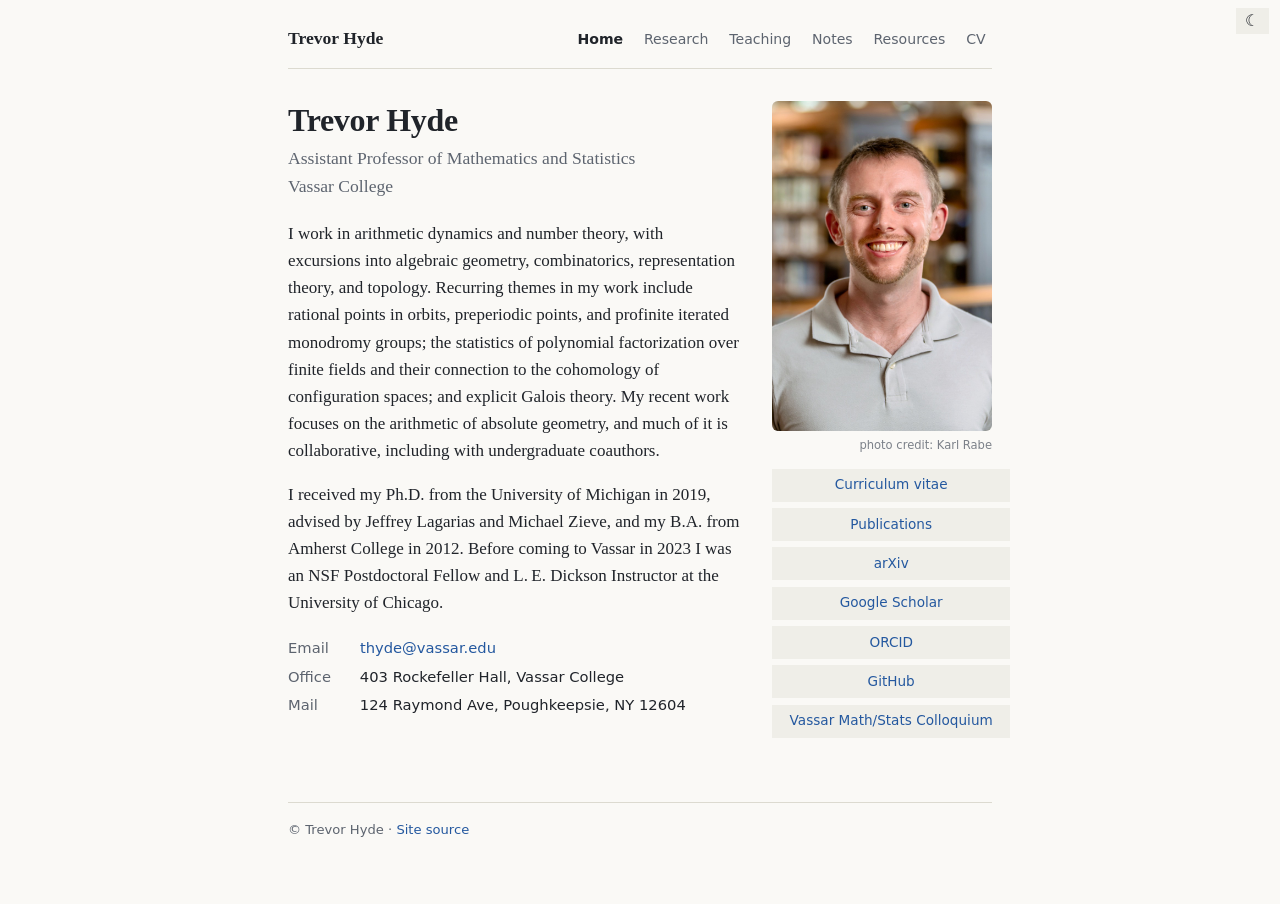
<file: index.html>
<!DOCTYPE html>
<html lang="en">
<head>
<meta charset="utf-8">
<meta name="viewport" content="width=device-width, initial-scale=1">
<title>Trevor Hyde</title>
<meta name="description" content="Trevor Hyde is an Assistant Professor of Mathematics and Statistics at Vassar College working in arithmetic dynamics and number theory.">
<meta property="og:site_name" content="Trevor Hyde">
<meta property="og:type" content="website">
<meta property="og:title" content="Trevor Hyde">
<meta property="og:description" content="Trevor Hyde is an Assistant Professor of Mathematics and Statistics at Vassar College working in arithmetic dynamics and number theory.">
<meta property="og:url" content="https://tghyde.github.io/">
<meta property="og:image" content="https://tghyde.github.io/assets/trevor-hyde.jpg">
<script type="application/ld+json">
{"@context": "https://schema.org", "@type": "WebSite", "name": "Trevor Hyde", "alternateName": ["tghyde.github.io"], "url": "https://tghyde.github.io/"}
</script>
<link rel="stylesheet" href="/assets/style.css?v=20261125a">
<link rel="icon" href="/assets/favicon.png">
<link rel="apple-touch-icon" href="/assets/apple-touch-icon.png">
<script>(function(){try{var t=localStorage.getItem('th-theme');if(t==='light'||t==='dark')document.documentElement.setAttribute('data-theme',t);}catch(e){}})();</script>
</head>
<body>
<button id="themetoggle" aria-label="Toggle light or dark theme" title="Toggle light/dark"></button>
<div class="wrap">
<header class="site">
  <a class="brand" href="/">Trevor Hyde</a>
  <nav class="main">
    <a href="/" aria-current="page">Home</a>
    <a href="/research/">Research</a>
    <a href="/teaching/">Teaching</a>
    <a href="/notes/">Notes</a>
    <a href="/resources/">Resources</a>
    <a href="/cv/">CV</a>
  </nav>
</header>

<main>
<section class="hero">
  <div>
    <h1>Trevor Hyde</h1>
    <p class="title">Assistant Professor of Mathematics and Statistics<br>Vassar College</p>

    <p>I work in arithmetic dynamics and number theory, with excursions into algebraic geometry, combinatorics, representation theory, and topology. Recurring themes in my work include rational points in orbits, preperiodic points, and profinite iterated monodromy groups; the statistics of polynomial factorization over finite fields and their connection to the cohomology of configuration spaces; and explicit Galois theory. My recent work focuses on the arithmetic of absolute geometry, and much of it is collaborative, including with undergraduate coauthors.</p>

    <p>I received my Ph.D. from the University of Michigan in 2019, advised by Jeffrey Lagarias and Michael Zieve, and my B.A. from Amherst College in 2012. Before coming to Vassar in 2023 I was an NSF Postdoctoral Fellow and L.&thinsp;E. Dickson Instructor at the University of Chicago.</p>

    <ul class="contact">
      <li><span class="k">Email</span> <a href="mailto:thyde@vassar.edu">thyde@vassar.edu</a></li>
      <li><span class="k">Office</span> 403 Rockefeller Hall, Vassar College</li>
      <li><span class="k">Mail</span> 124 Raymond Ave, Poughkeepsie, NY 12604</li>
    </ul>

  </div>
  <div class="aside">
    <img class="photo" src="/assets/trevor-hyde.jpg" alt="Trevor Hyde" width="800" height="1200">
    <p class="credit">photo credit: Karl Rabe</p>
    <ul class="links">
    <li><a class="btn" href="/cv/">Curriculum vitae</a></li>
    <li><a class="btn" href="/research/#publications">Publications</a></li>
    <li><a class="btn" href="https://arxiv.org/search/?searchtype=author&query=Hyde%2C+Trevor">arXiv</a></li>
    <li><a class="btn" href="https://scholar.google.com/citations?user=mjTVg8UAAAAJ">Google Scholar</a></li>
    <li><a class="btn" href="https://orcid.org/0000-0002-9380-1928">ORCID</a></li>
    <li><a class="btn" href="https://github.com/tghyde">GitHub</a></li>
    <li><a class="btn" href="https://pages.vassar.edu/mathstats/colloquium-series/">Vassar Math/Stats Colloquium</a></li>
    </ul>
  </div>
</section>
</main>

<footer class="site">
  &copy; Trevor Hyde &middot; <a href="https://github.com/tghyde/tghyde.github.io">Site source</a>
</footer>
</div>
<script src="/assets/site.js?v=20261031b"></script>
</body>
</html>
</file>
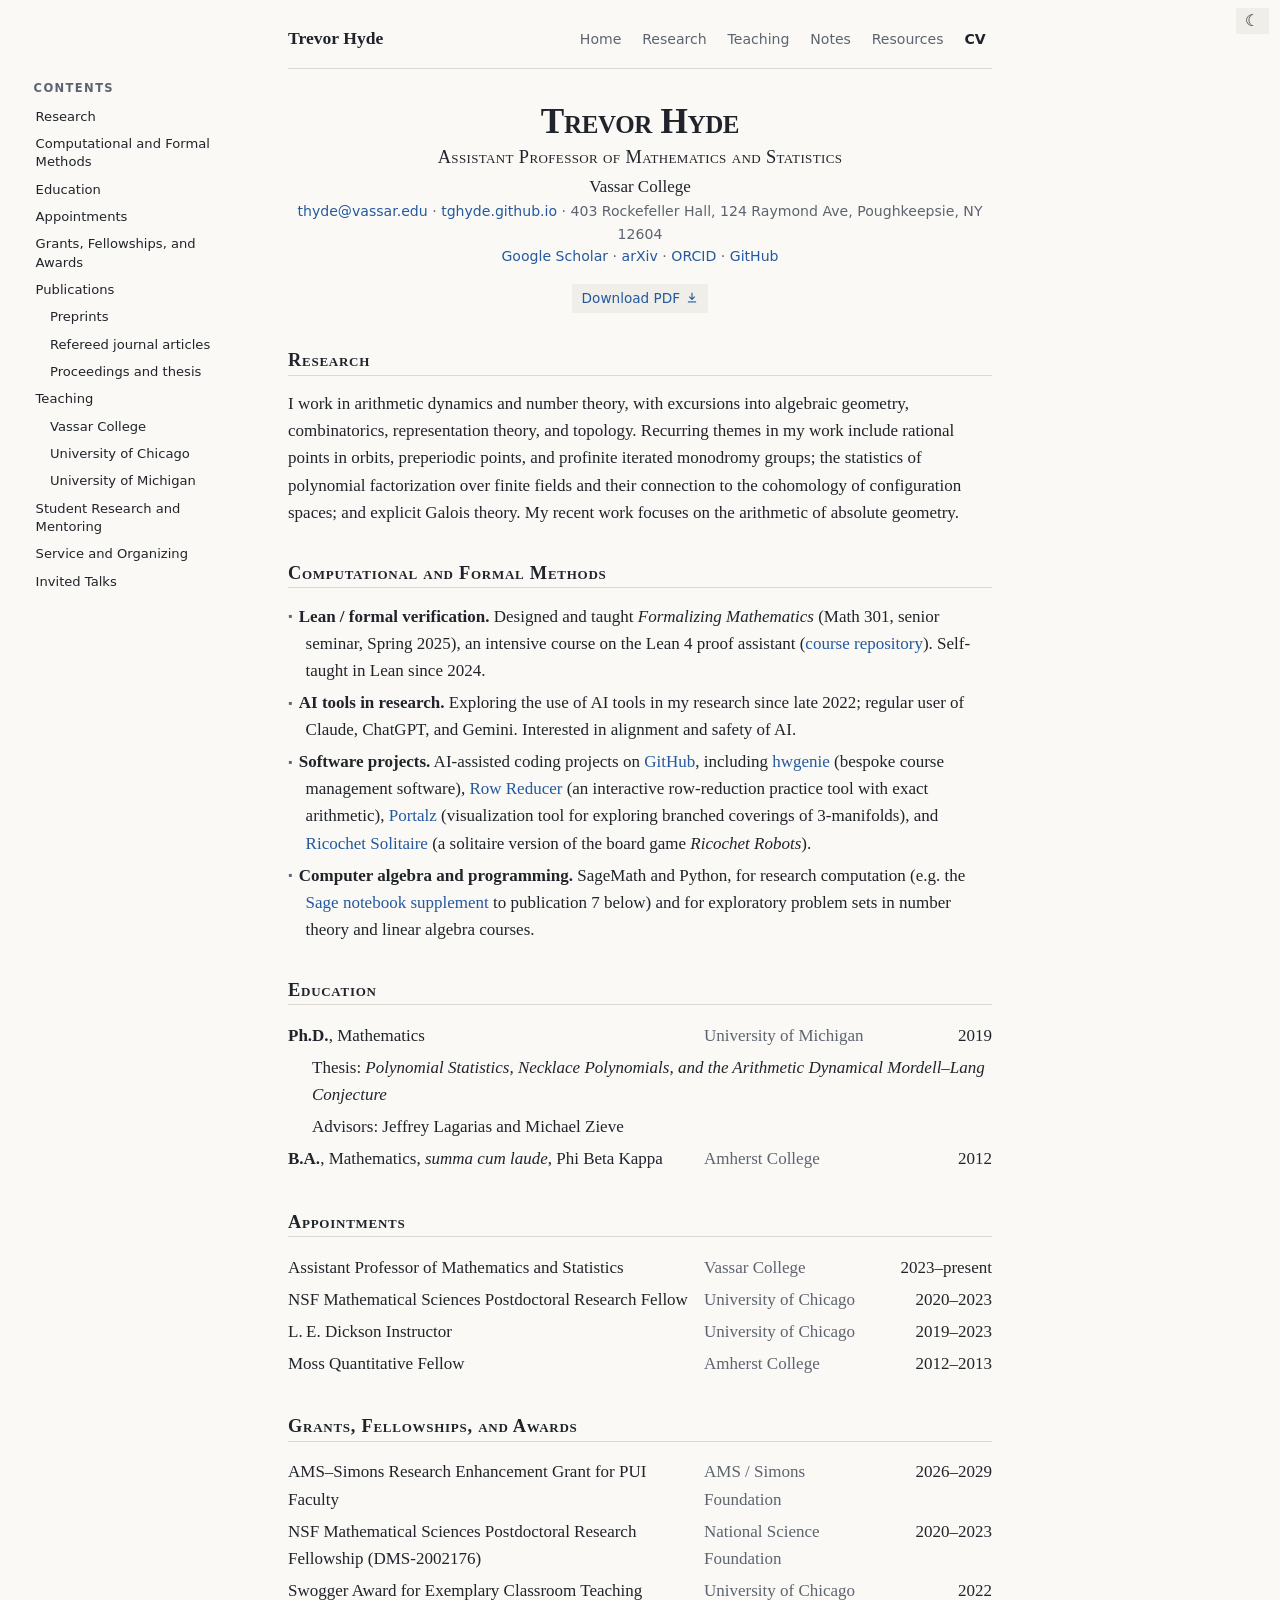
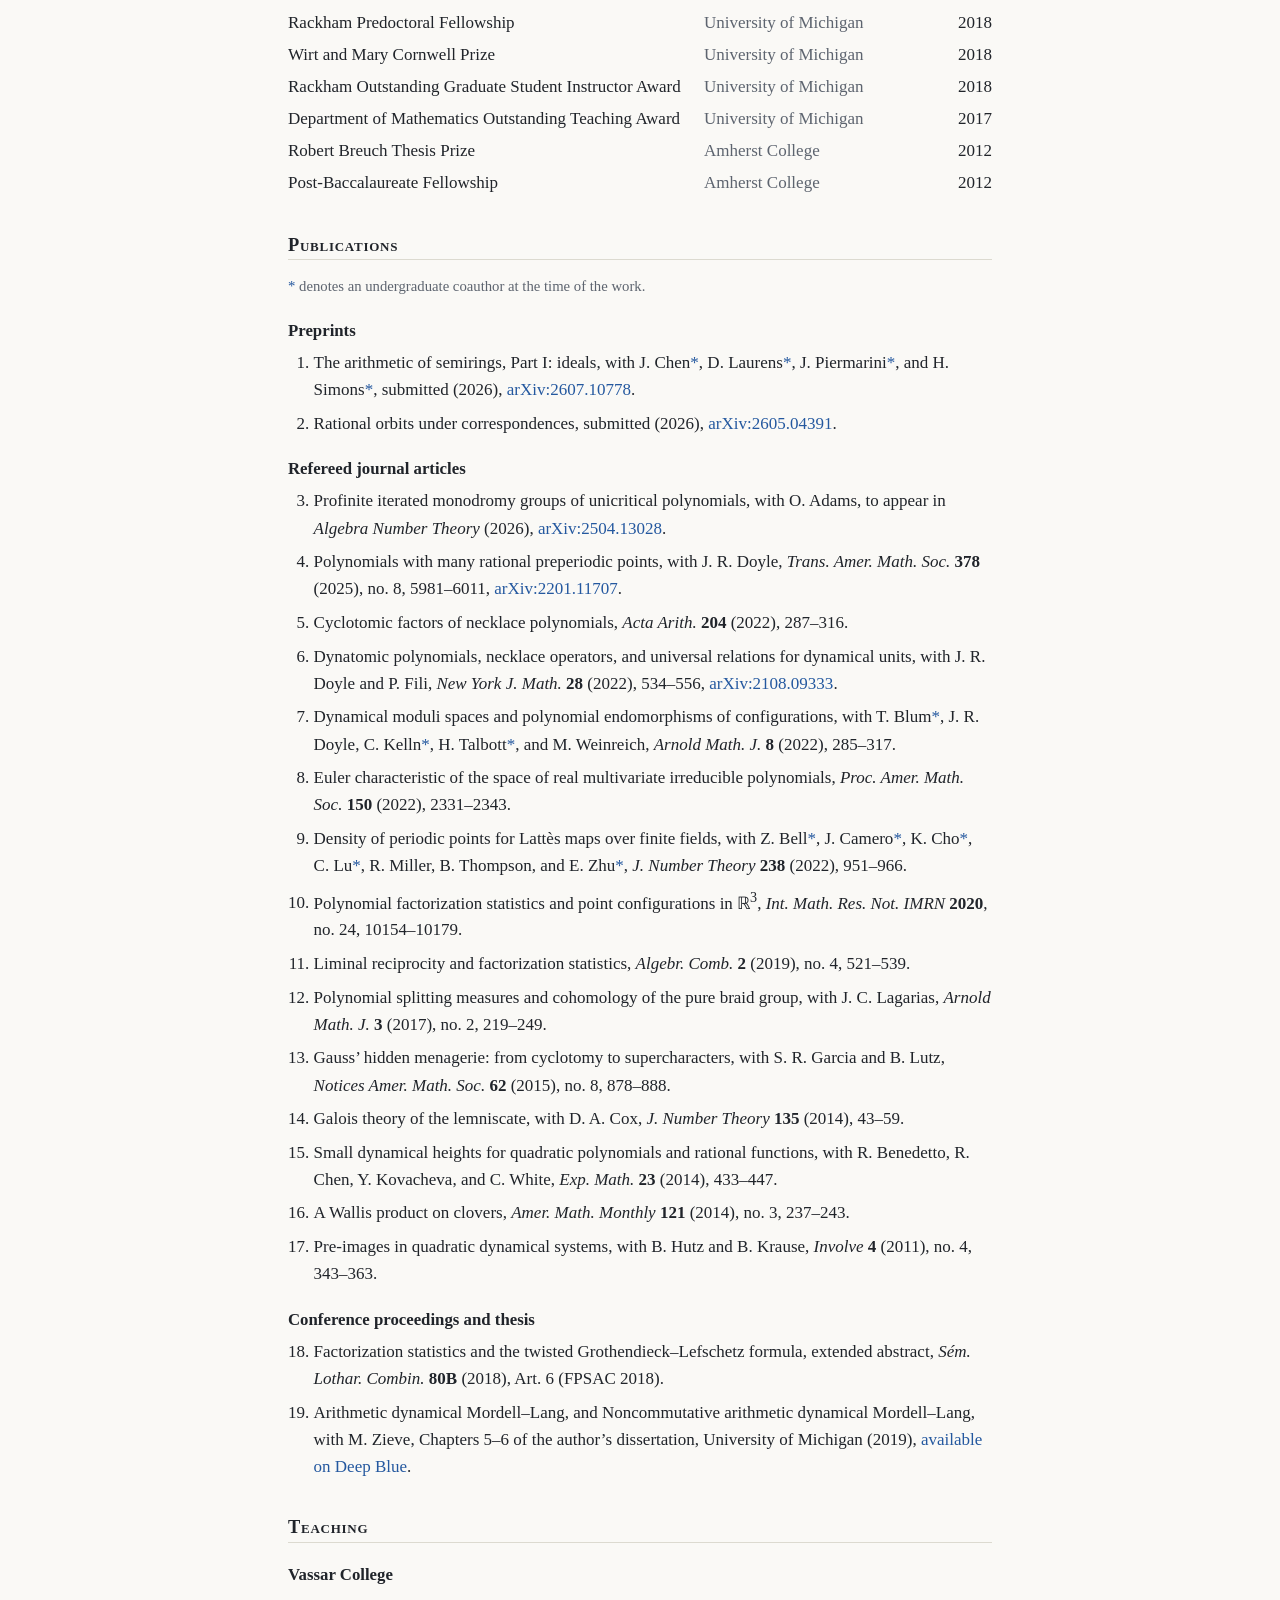
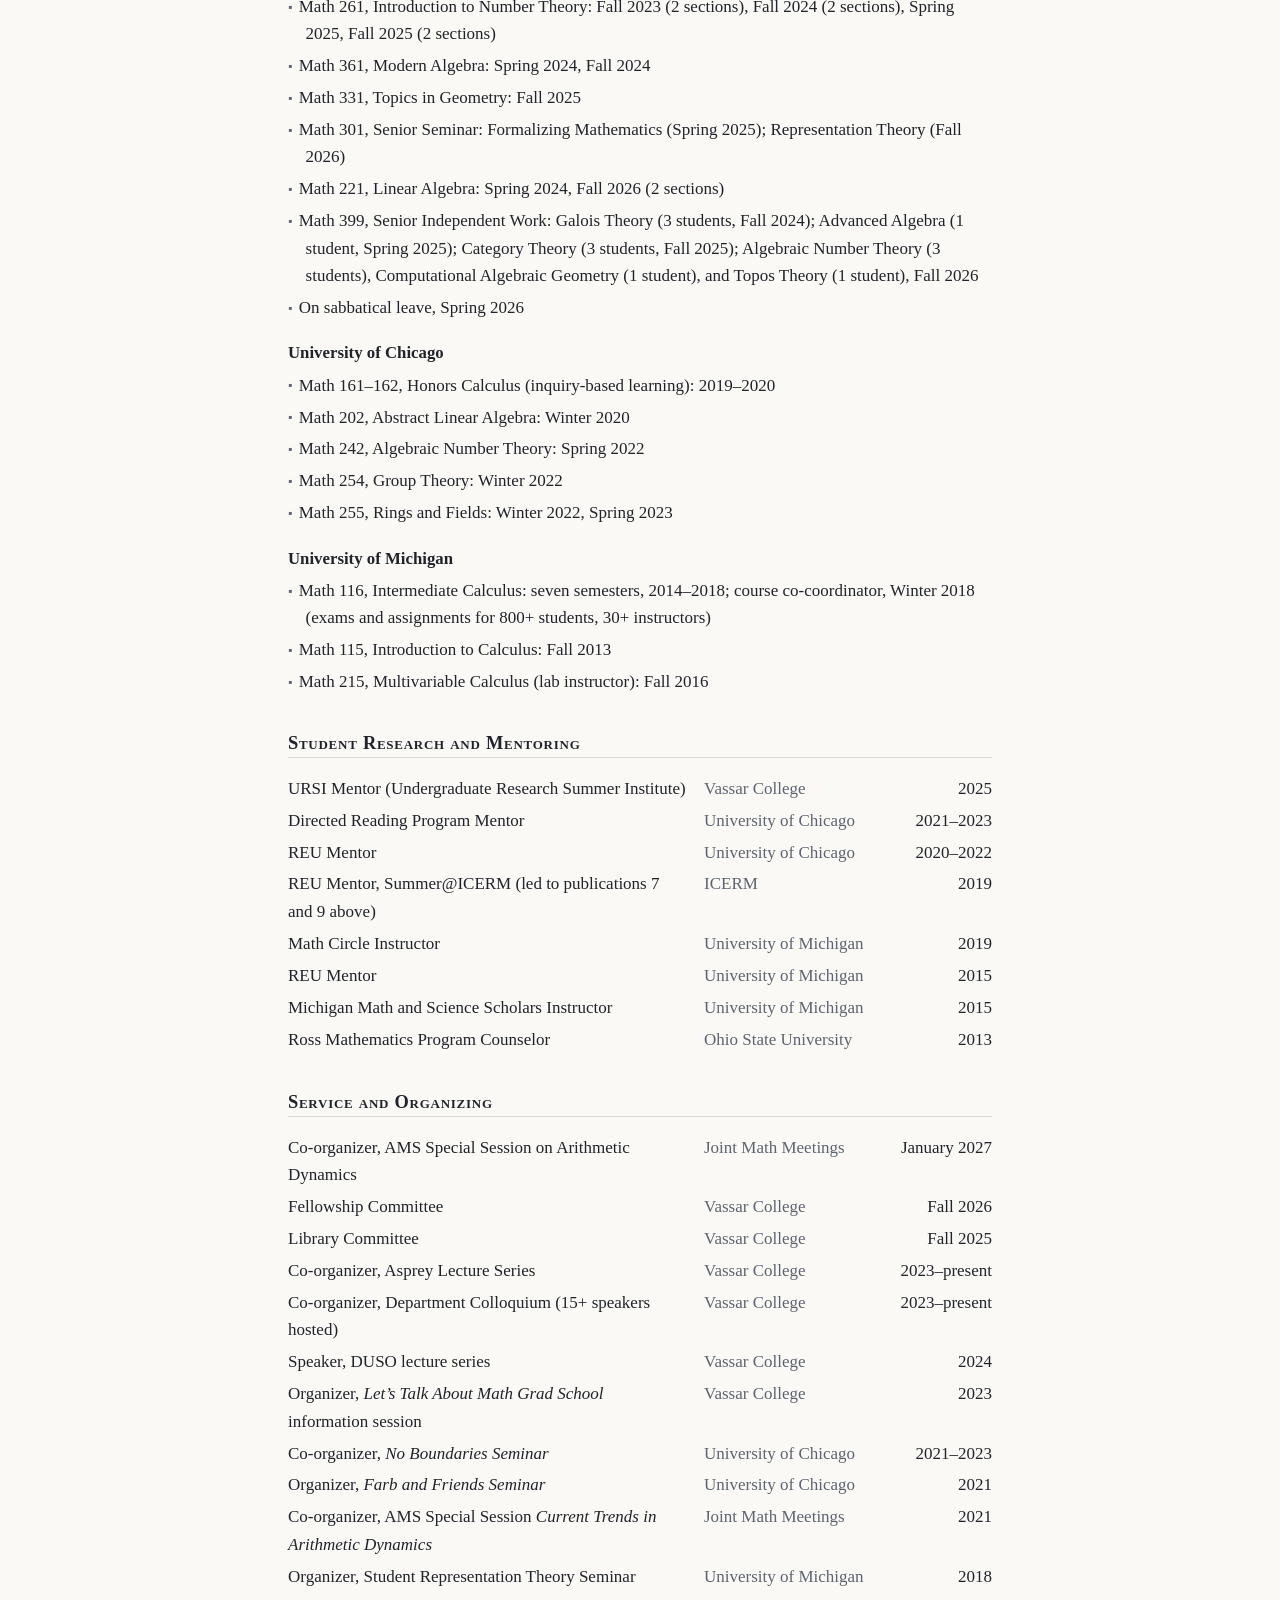
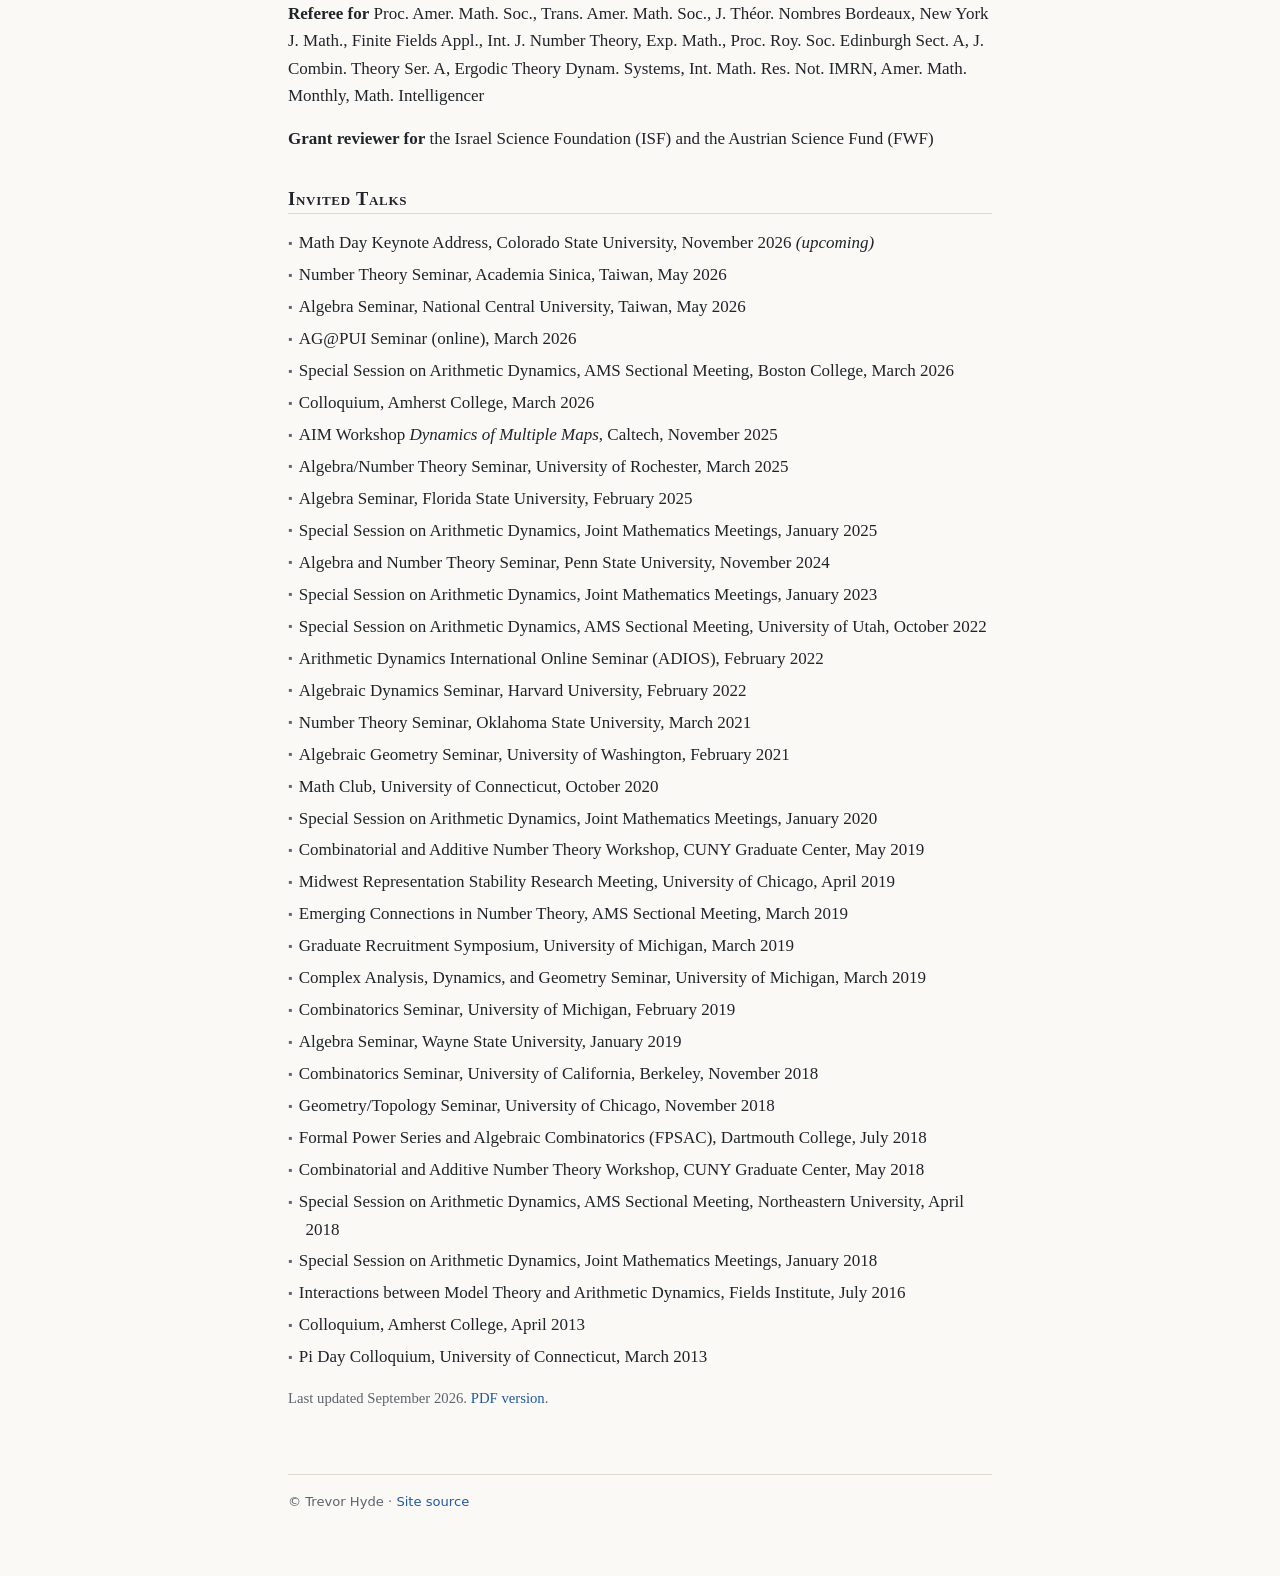
<file: cv/index.html>
<!DOCTYPE html>
<html lang="en">
<head>
<meta charset="utf-8">
<meta name="viewport" content="width=device-width, initial-scale=1">
<title>Curriculum Vitae · Trevor Hyde</title>
<meta name="description" content="Curriculum vitae of Trevor Hyde, Assistant Professor of Mathematics and Statistics at Vassar College.">
<meta property="og:site_name" content="Trevor Hyde">
<meta property="og:type" content="website">
<meta property="og:title" content="Curriculum Vitae">
<meta property="og:description" content="Curriculum vitae of Trevor Hyde, Assistant Professor of Mathematics and Statistics at Vassar College.">
<meta property="og:url" content="https://tghyde.github.io/cv/">
<link rel="stylesheet" href="/assets/style.css?v=20261125a">
<link rel="icon" href="/assets/favicon.png">
<link rel="apple-touch-icon" href="/assets/apple-touch-icon.png">
<script>(function(){try{var t=localStorage.getItem('th-theme');if(t==='light'||t==='dark')document.documentElement.setAttribute('data-theme',t);}catch(e){}})();</script>
</head>
<body>
<button id="themetoggle" aria-label="Toggle light or dark theme" title="Toggle light/dark"></button>
<div class="wrap cv" id="top">
<header class="site">
  <a class="brand" href="/">Trevor Hyde</a>
  <nav class="main">
    <a href="/">Home</a>
    <a href="/research/">Research</a>
    <a href="/teaching/">Teaching</a>
    <a href="/notes/">Notes</a>
    <a href="/resources/">Resources</a>
    <a href="/cv/" aria-current="page">CV</a>
  </nav>
  <button type="button" class="nav-toc" aria-controls="toc" aria-expanded="false">Contents</button>
</header>

<nav class="toc" id="toc" aria-label="Table of contents">
<p class="toc-title">Contents</p>
<ul>
<li class="toc-l1"><a href="#research">Research</a></li>
<li class="toc-l1"><a href="#computational">Computational and Formal Methods</a></li>
<li class="toc-l1"><a href="#education">Education</a></li>
<li class="toc-l1"><a href="#appointments">Appointments</a></li>
<li class="toc-l1"><a href="#awards">Grants, Fellowships, and Awards</a></li>
<li class="toc-l1"><a href="#publications">Publications</a></li>
<li class="toc-l2"><a href="#preprints">Preprints</a></li>
<li class="toc-l2"><a href="#articles">Refereed journal articles</a></li>
<li class="toc-l2"><a href="#proceedings">Proceedings and thesis</a></li>
<li class="toc-l1"><a href="#teaching">Teaching</a></li>
<li class="toc-l2"><a href="#teaching-vassar">Vassar College</a></li>
<li class="toc-l2"><a href="#teaching-chicago">University of Chicago</a></li>
<li class="toc-l2"><a href="#teaching-michigan">University of Michigan</a></li>
<li class="toc-l1"><a href="#mentoring">Student Research and Mentoring</a></li>
<li class="toc-l1"><a href="#service">Service and Organizing</a></li>
<li class="toc-l1"><a href="#talks">Invited Talks</a></li>
</ul>
</nav>
<main>
<div class="head">
  <h1>Trevor Hyde</h1>
  <div class="t">Assistant Professor of Mathematics and Statistics</div>
  <div>Vassar College</div>
  <div class="c"><a href="mailto:thyde@vassar.edu">thyde@vassar.edu</a> &middot; <a href="https://tghyde.github.io/">tghyde.github.io</a> &middot; 403 Rockefeller Hall, 124 Raymond Ave, Poughkeepsie, NY 12604</div>
  <div class="c"><a href="https://scholar.google.com/citations?user=mjTVg8UAAAAJ">Google Scholar</a> &middot; <a href="https://arxiv.org/search/?searchtype=author&query=Hyde%2C+Trevor">arXiv</a> &middot; <a href="https://orcid.org/0000-0002-9380-1928">ORCID</a> &middot; <a href="https://github.com/tghyde">GitHub</a></div>
</div>
<p class="actions"><a class="btn" href="/cv/CV.pdf" download>Download PDF <svg viewBox="0 0 16 16" width="12" height="12" fill="currentColor" aria-hidden="true"><path d="M8.75 1h-1.5v7.1L4.9 5.75 3.85 6.8 8 10.95 12.15 6.8 11.1 5.75 8.75 8.1V1z"/><path d="M2.5 12.5h11V14h-11z"/></svg></a></p>

<h2 id="research">Research</h2>
<p>I work in arithmetic dynamics and number theory, with excursions into algebraic geometry, combinatorics, representation theory, and topology. Recurring themes in my work include rational points in orbits, preperiodic points, and profinite iterated monodromy groups; the statistics of polynomial factorization over finite fields and their connection to the cohomology of configuration spaces; and explicit Galois theory. My recent work focuses on the arithmetic of absolute geometry.</p>

<h2 id="computational">Computational and Formal Methods</h2>
<ul class="dash">
  <li><strong>Lean / formal verification.</strong> Designed and taught <em>Formalizing Mathematics</em> (Math 301, senior seminar, Spring 2025), an intensive course on the Lean 4 proof assistant (<a href="https://github.com/tghyde/math301spring2025">course repository</a>). Self-taught in Lean since 2024.</li>
  <li><strong>AI tools in research.</strong> Exploring the use of AI tools in my research since late 2022; regular user of Claude, ChatGPT, and Gemini. Interested in alignment and safety of AI.</li>
  <li><strong>Software projects.</strong> AI-assisted coding projects on <a href="https://github.com/tghyde">GitHub</a>, including <a href="https://github.com/tghyde/hwgenie">hwgenie</a> (bespoke course management software), <a href="https://github.com/tghyde/rowreducer">Row Reducer</a> (an interactive row-reduction practice tool with exact arithmetic), <a href="https://tghyde.github.io/Portalz/">Portalz</a> (visualization tool for exploring branched coverings of 3-manifolds), and <a href="https://github.com/tghyde/ricochet-solitaire">Ricochet Solitaire</a> (a solitaire version of the board game <em>Ricochet Robots</em>).</li>
  <li><strong>Computer algebra and programming.</strong> SageMath and Python, for research computation (e.g. the <a href="https://github.com/tghyde/portrait_moduli_supplement">Sage notebook supplement</a> to publication 7 below) and for exploratory problem sets in number theory and linear algebra courses.</li>
</ul>

<h2 id="education">Education</h2>
<table class="cv">
  <tr><td class="what"><strong>Ph.D.</strong>, Mathematics</td><td class="where">University of Michigan</td><td class="when">2019</td></tr>
  <tr><td class="note" colspan="3">Thesis: <em>Polynomial Statistics, Necklace Polynomials, and the Arithmetic Dynamical Mordell–Lang Conjecture</em></td></tr>
  <tr><td class="note" colspan="3">Advisors: Jeffrey Lagarias and Michael Zieve</td></tr>
  <tr><td class="what"><strong>B.A.</strong>, Mathematics, <em>summa cum laude</em>, Phi Beta Kappa</td><td class="where">Amherst College</td><td class="when">2012</td></tr>
</table>

<h2 id="appointments">Appointments</h2>
<table class="cv">
  <tr><td class="what">Assistant Professor of Mathematics and Statistics</td><td class="where">Vassar College</td><td class="when">2023–present</td></tr>
  <tr><td class="what">NSF Mathematical Sciences Postdoctoral Research Fellow</td><td class="where">University of Chicago</td><td class="when">2020–2023</td></tr>
  <tr><td class="what">L.&thinsp;E. Dickson Instructor</td><td class="where">University of Chicago</td><td class="when">2019–2023</td></tr>
  <tr><td class="what">Moss Quantitative Fellow</td><td class="where">Amherst College</td><td class="when">2012–2013</td></tr>
</table>

<h2 id="awards">Grants, Fellowships, and Awards</h2>
<table class="cv">
  <tr><td class="what">AMS–Simons Research Enhancement Grant for PUI Faculty</td><td class="where">AMS / Simons Foundation</td><td class="when">2026–2029</td></tr>
  <tr><td class="what">NSF Mathematical Sciences Postdoctoral Research Fellowship (DMS-2002176)</td><td class="where">National Science Foundation</td><td class="when">2020–2023</td></tr>
  <tr><td class="what">Swogger Award for Exemplary Classroom Teaching</td><td class="where">University of Chicago</td><td class="when">2022</td></tr>
  <tr><td class="what">Rackham Predoctoral Fellowship</td><td class="where">University of Michigan</td><td class="when">2018</td></tr>
  <tr><td class="what">Wirt and Mary Cornwell Prize</td><td class="where">University of Michigan</td><td class="when">2018</td></tr>
  <tr><td class="what">Rackham Outstanding Graduate Student Instructor Award</td><td class="where">University of Michigan</td><td class="when">2018</td></tr>
  <tr><td class="what">Department of Mathematics Outstanding Teaching Award</td><td class="where">University of Michigan</td><td class="when">2017</td></tr>
  <tr><td class="what">Robert Breuch Thesis Prize</td><td class="where">Amherst College</td><td class="when">2012</td></tr>
  <tr><td class="what">Post-Baccalaureate Fellowship</td><td class="where">Amherst College</td><td class="when">2012</td></tr>
</table>

<h2 id="publications">Publications</h2>
<p class="small muted"><span class="ug">*</span> denotes an undergraduate coauthor at the time of the work.</p>

<h3 id="preprints">Preprints</h3>
<ol start="1">
  <li>The arithmetic of semirings, Part I: ideals, with J. Chen<span class="ug">*</span>, D. Laurens<span class="ug">*</span>, J. Piermarini<span class="ug">*</span>, and H. Simons<span class="ug">*</span>, submitted (2026), <a href="https://arxiv.org/abs/2607.10778">arXiv:2607.10778</a>.</li>
  <li>Rational orbits under correspondences, submitted (2026), <a href="https://arxiv.org/abs/2605.04391">arXiv:2605.04391</a>.</li>
</ol>

<h3 id="articles">Refereed journal articles</h3>
<ol start="3">
  <li>Profinite iterated monodromy groups of unicritical polynomials, with O. Adams, to appear in <em>Algebra Number Theory</em> (2026), <a href="https://arxiv.org/abs/2504.13028">arXiv:2504.13028</a>.</li>
  <li>Polynomials with many rational preperiodic points, with J. R. Doyle, <em>Trans. Amer. Math. Soc.</em> <strong>378</strong> (2025), no. 8, 5981–6011, <a href="https://arxiv.org/abs/2201.11707">arXiv:2201.11707</a>.</li>
  <li>Cyclotomic factors of necklace polynomials, <em>Acta Arith.</em> <strong>204</strong> (2022), 287–316.</li>
  <li>Dynatomic polynomials, necklace operators, and universal relations for dynamical units, with J. R. Doyle and P. Fili, <em>New York J. Math.</em> <strong>28</strong> (2022), 534–556, <a href="https://arxiv.org/abs/2108.09333">arXiv:2108.09333</a>.</li>
  <li>Dynamical moduli spaces and polynomial endomorphisms of configurations, with T. Blum<span class="ug">*</span>, J. R. Doyle, C. Kelln<span class="ug">*</span>, H. Talbott<span class="ug">*</span>, and M. Weinreich, <em>Arnold Math. J.</em> <strong>8</strong> (2022), 285–317.</li>
  <li>Euler characteristic of the space of real multivariate irreducible polynomials, <em>Proc. Amer. Math. Soc.</em> <strong>150</strong> (2022), 2331–2343.</li>
  <li>Density of periodic points for Lattès maps over finite fields, with Z. Bell<span class="ug">*</span>, J. Camero<span class="ug">*</span>, K. Cho<span class="ug">*</span>, C. Lu<span class="ug">*</span>, R. Miller, B. Thompson, and E. Zhu<span class="ug">*</span>, <em>J. Number Theory</em> <strong>238</strong> (2022), 951–966.</li>
  <li>Polynomial factorization statistics and point configurations in ℝ<sup>3</sup>, <em>Int. Math. Res. Not. IMRN</em> <strong>2020</strong>, no. 24, 10154–10179.</li>
  <li>Liminal reciprocity and factorization statistics, <em>Algebr. Comb.</em> <strong>2</strong> (2019), no. 4, 521–539.</li>
  <li>Polynomial splitting measures and cohomology of the pure braid group, with J. C. Lagarias, <em>Arnold Math. J.</em> <strong>3</strong> (2017), no. 2, 219–249.</li>
  <li>Gauss’ hidden menagerie: from cyclotomy to supercharacters, with S. R. Garcia and B. Lutz, <em>Notices Amer. Math. Soc.</em> <strong>62</strong> (2015), no. 8, 878–888.</li>
  <li>Galois theory of the lemniscate, with D. A. Cox, <em>J. Number Theory</em> <strong>135</strong> (2014), 43–59.</li>
  <li>Small dynamical heights for quadratic polynomials and rational functions, with R. Benedetto, R. Chen, Y. Kovacheva, and C. White, <em>Exp. Math.</em> <strong>23</strong> (2014), 433–447.</li>
  <li>A Wallis product on clovers, <em>Amer. Math. Monthly</em> <strong>121</strong> (2014), no. 3, 237–243.</li>
  <li>Pre-images in quadratic dynamical systems, with B. Hutz and B. Krause, <em>Involve</em> <strong>4</strong> (2011), no. 4, 343–363.</li>
</ol>

<h3 id="proceedings">Conference proceedings and thesis</h3>
<ol start="18">
  <li>Factorization statistics and the twisted Grothendieck–Lefschetz formula, extended abstract, <em>Sém. Lothar. Combin.</em> <strong>80B</strong> (2018), Art. 6 (FPSAC 2018).</li>
  <li>Arithmetic dynamical Mordell–Lang, and Noncommutative arithmetic dynamical Mordell–Lang, with M. Zieve, Chapters 5–6 of the author’s dissertation, University of Michigan (2019), <a href="https://deepblue.lib.umich.edu/handle/2027.42/151684">available on Deep Blue</a>.</li>
</ol>

<h2 id="teaching">Teaching</h2>
<h3 id="teaching-vassar">Vassar College</h3>
<ul class="dash">
  <li>Math 261, Introduction to Number Theory: Fall 2023 (2 sections), Fall 2024 (2 sections), Spring 2025, Fall 2025 (2 sections)</li>
  <li>Math 361, Modern Algebra: Spring 2024, Fall 2024</li>
  <li>Math 331, Topics in Geometry: Fall 2025</li>
  <li>Math 301, Senior Seminar: Formalizing Mathematics (Spring 2025); Representation Theory (Fall 2026)</li>
  <li>Math 221, Linear Algebra: Spring 2024, Fall 2026 (2 sections)</li>
  <li>Math 399, Senior Independent Work: Galois Theory (3 students, Fall 2024); Advanced Algebra (1 student, Spring 2025); Category Theory (3 students, Fall 2025); Algebraic Number Theory (3 students), Computational Algebraic Geometry (1 student), and Topos Theory (1 student), Fall 2026</li>
  <li>On sabbatical leave, Spring 2026</li>
</ul>
<h3 id="teaching-chicago">University of Chicago</h3>
<ul class="dash">
  <li>Math 161–162, Honors Calculus (inquiry-based learning): 2019–2020</li>
  <li>Math 202, Abstract Linear Algebra: Winter 2020</li>
  <li>Math 242, Algebraic Number Theory: Spring 2022</li>
  <li>Math 254, Group Theory: Winter 2022</li>
  <li>Math 255, Rings and Fields: Winter 2022, Spring 2023</li>
</ul>
<h3 id="teaching-michigan">University of Michigan</h3>
<ul class="dash">
  <li>Math 116, Intermediate Calculus: seven semesters, 2014–2018; course co-coordinator, Winter 2018 (exams and assignments for 800+ students, 30+ instructors)</li>
  <li>Math 115, Introduction to Calculus: Fall 2013</li>
  <li>Math 215, Multivariable Calculus (lab instructor): Fall 2016</li>
</ul>

<h2 id="mentoring">Student Research and Mentoring</h2>
<table class="cv">
  <tr><td class="what">URSI Mentor (Undergraduate Research Summer Institute)</td><td class="where">Vassar College</td><td class="when">2025</td></tr>
  <tr><td class="what">Directed Reading Program Mentor</td><td class="where">University of Chicago</td><td class="when">2021–2023</td></tr>
  <tr><td class="what">REU Mentor</td><td class="where">University of Chicago</td><td class="when">2020–2022</td></tr>
  <tr><td class="what">REU Mentor, Summer@ICERM (led to publications 7 and 9 above)</td><td class="where">ICERM</td><td class="when">2019</td></tr>
  <tr><td class="what">Math Circle Instructor</td><td class="where">University of Michigan</td><td class="when">2019</td></tr>
  <tr><td class="what">REU Mentor</td><td class="where">University of Michigan</td><td class="when">2015</td></tr>
  <tr><td class="what">Michigan Math and Science Scholars Instructor</td><td class="where">University of Michigan</td><td class="when">2015</td></tr>
  <tr><td class="what">Ross Mathematics Program Counselor</td><td class="where">Ohio State University</td><td class="when">2013</td></tr>
</table>

<h2 id="service">Service and Organizing</h2>
<table class="cv">
  <tr><td class="what">Co-organizer, AMS Special Session on Arithmetic Dynamics</td><td class="where">Joint Math Meetings</td><td class="when">January 2027</td></tr>
  <tr><td class="what">Fellowship Committee</td><td class="where">Vassar College</td><td class="when">Fall 2026</td></tr>
  <tr><td class="what">Library Committee</td><td class="where">Vassar College</td><td class="when">Fall 2025</td></tr>
  <tr><td class="what">Co-organizer, Asprey Lecture Series</td><td class="where">Vassar College</td><td class="when">2023–present</td></tr>
  <tr><td class="what">Co-organizer, Department Colloquium (15+ speakers hosted)</td><td class="where">Vassar College</td><td class="when">2023–present</td></tr>
  <tr><td class="what">Speaker, DUSO lecture series</td><td class="where">Vassar College</td><td class="when">2024</td></tr>
  <tr><td class="what">Organizer, <em>Let’s Talk About Math Grad School</em> information session</td><td class="where">Vassar College</td><td class="when">2023</td></tr>
  <tr><td class="what">Co-organizer, <em>No Boundaries Seminar</em></td><td class="where">University of Chicago</td><td class="when">2021–2023</td></tr>
  <tr><td class="what">Organizer, <em>Farb and Friends Seminar</em></td><td class="where">University of Chicago</td><td class="when">2021</td></tr>
  <tr><td class="what">Co-organizer, AMS Special Session <em>Current Trends in Arithmetic Dynamics</em></td><td class="where">Joint Math Meetings</td><td class="when">2021</td></tr>
  <tr><td class="what">Organizer, Student Representation Theory Seminar</td><td class="where">University of Michigan</td><td class="when">2018</td></tr>
</table>
<p><strong>Referee for</strong> Proc. Amer. Math. Soc., Trans. Amer. Math. Soc., J. Théor. Nombres Bordeaux, New York J. Math., Finite Fields Appl., Int. J. Number Theory, Exp. Math., Proc. Roy. Soc. Edinburgh Sect. A, J. Combin. Theory Ser. A, Ergodic Theory Dynam. Systems, Int. Math. Res. Not. IMRN, Amer. Math. Monthly, Math. Intelligencer</p>
<p><strong>Grant reviewer for</strong> the Israel Science Foundation (ISF) and the Austrian Science Fund (FWF)</p>

<h2 id="talks">Invited Talks</h2>
<ul class="dash">
  <li>Math Day Keynote Address, Colorado State University, November 2026 <em>(upcoming)</em></li>
  <li>Number Theory Seminar, Academia Sinica, Taiwan, May 2026</li>
  <li>Algebra Seminar, National Central University, Taiwan, May 2026</li>
  <li>AG@PUI Seminar (online), March 2026</li>
  <li>Special Session on Arithmetic Dynamics, AMS Sectional Meeting, Boston College, March 2026</li>
  <li>Colloquium, Amherst College, March 2026</li>
  <li>AIM Workshop <em>Dynamics of Multiple Maps</em>, Caltech, November 2025</li>
  <li>Algebra/Number Theory Seminar, University of Rochester, March 2025</li>
  <li>Algebra Seminar, Florida State University, February 2025</li>
  <li>Special Session on Arithmetic Dynamics, Joint Mathematics Meetings, January 2025</li>
  <li>Algebra and Number Theory Seminar, Penn State University, November 2024</li>
  <li>Special Session on Arithmetic Dynamics, Joint Mathematics Meetings, January 2023</li>
  <li>Special Session on Arithmetic Dynamics, AMS Sectional Meeting, University of Utah, October 2022</li>
  <li>Arithmetic Dynamics International Online Seminar (ADIOS), February 2022</li>
  <li>Algebraic Dynamics Seminar, Harvard University, February 2022</li>
  <li>Number Theory Seminar, Oklahoma State University, March 2021</li>
  <li>Algebraic Geometry Seminar, University of Washington, February 2021</li>
  <li>Math Club, University of Connecticut, October 2020</li>
  <li>Special Session on Arithmetic Dynamics, Joint Mathematics Meetings, January 2020</li>
  <li>Combinatorial and Additive Number Theory Workshop, CUNY Graduate Center, May 2019</li>
  <li>Midwest Representation Stability Research Meeting, University of Chicago, April 2019</li>
  <li>Emerging Connections in Number Theory, AMS Sectional Meeting, March 2019</li>
  <li>Graduate Recruitment Symposium, University of Michigan, March 2019</li>
  <li>Complex Analysis, Dynamics, and Geometry Seminar, University of Michigan, March 2019</li>
  <li>Combinatorics Seminar, University of Michigan, February 2019</li>
  <li>Algebra Seminar, Wayne State University, January 2019</li>
  <li>Combinatorics Seminar, University of California, Berkeley, November 2018</li>
  <li>Geometry/Topology Seminar, University of Chicago, November 2018</li>
  <li>Formal Power Series and Algebraic Combinatorics (FPSAC), Dartmouth College, July 2018</li>
  <li>Combinatorial and Additive Number Theory Workshop, CUNY Graduate Center, May 2018</li>
  <li>Special Session on Arithmetic Dynamics, AMS Sectional Meeting, Northeastern University, April 2018</li>
  <li>Special Session on Arithmetic Dynamics, Joint Mathematics Meetings, January 2018</li>
  <li>Interactions between Model Theory and Arithmetic Dynamics, Fields Institute, July 2016</li>
  <li>Colloquium, Amherst College, April 2013</li>
  <li>Pi Day Colloquium, University of Connecticut, March 2013</li>
</ul>

<p class="small muted">Last updated September 2026. <a href="/cv/CV.pdf">PDF version</a>.</p>
</main>

<footer class="site">
  &copy; Trevor Hyde &middot; <a href="https://github.com/tghyde/tghyde.github.io">Site source</a>
</footer>
</div>
<script src="/assets/site.js?v=20261031b"></script>
</body>
</html>
</file>
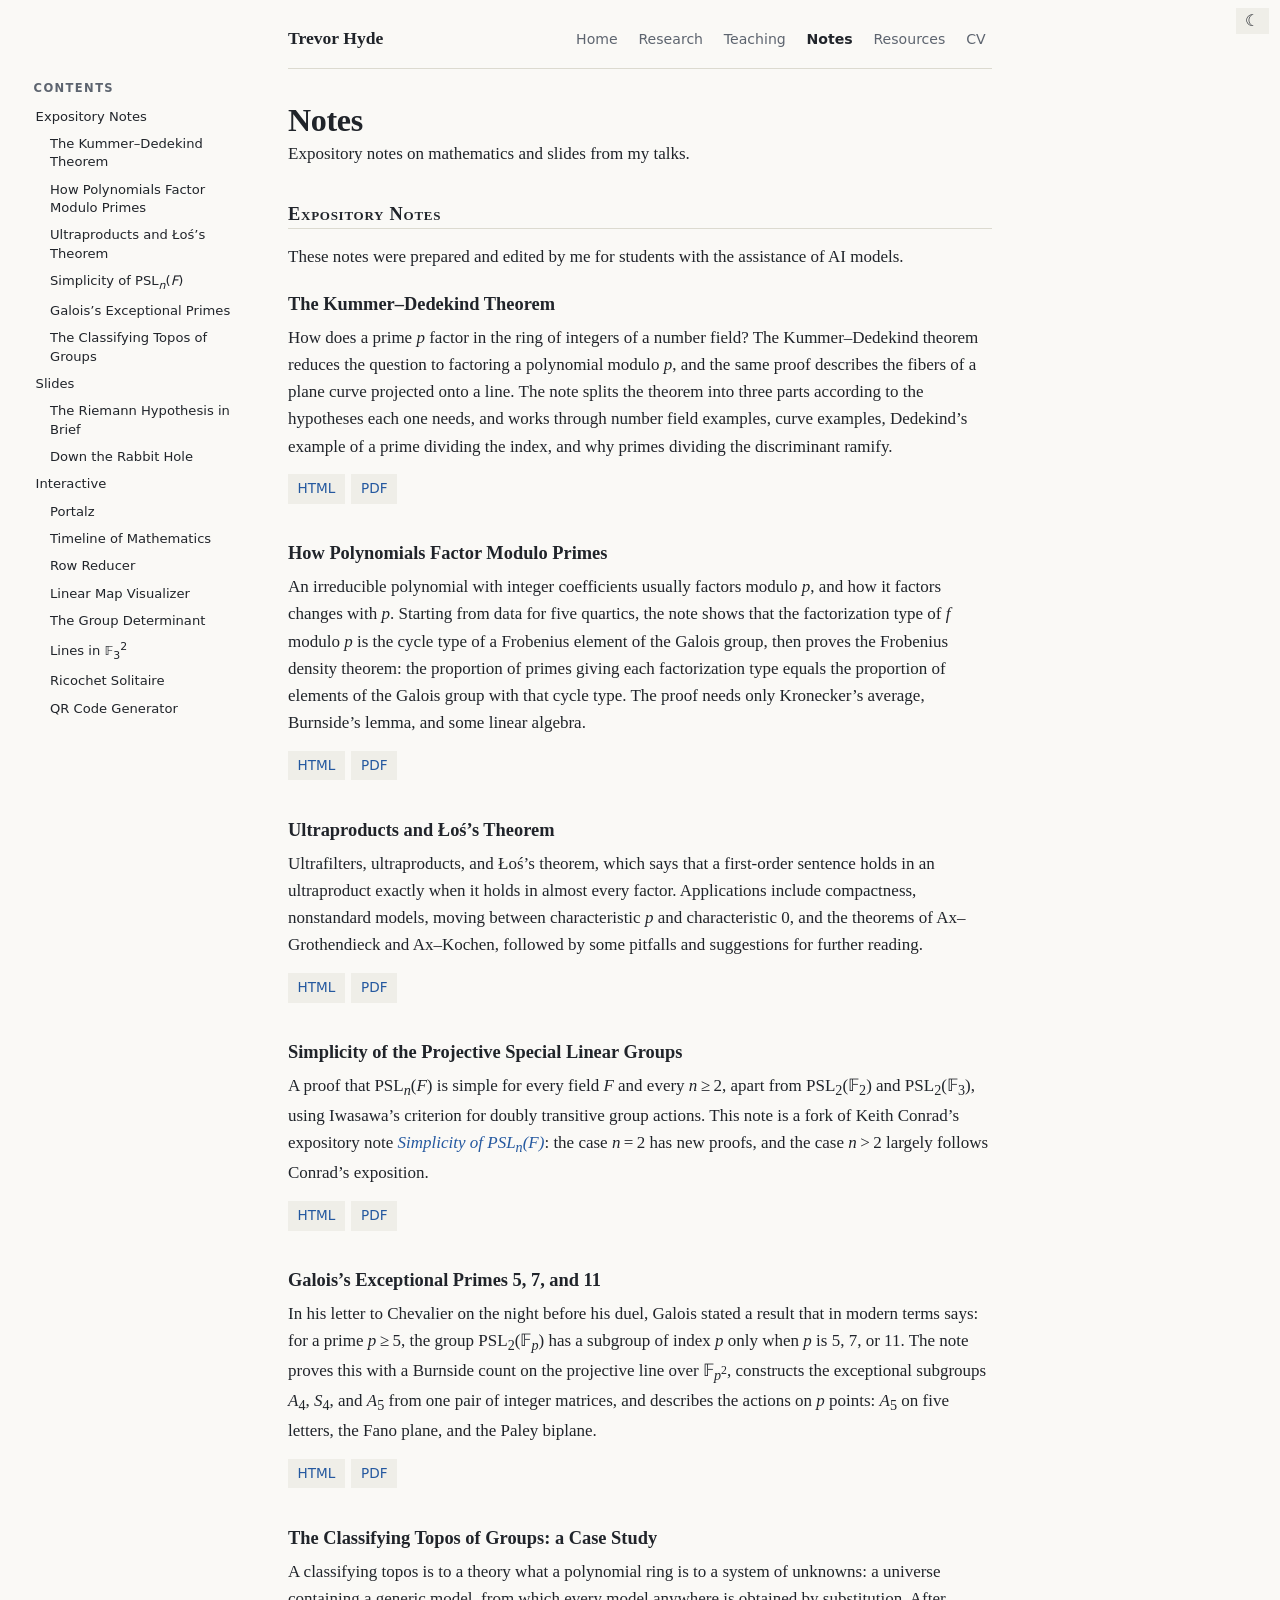
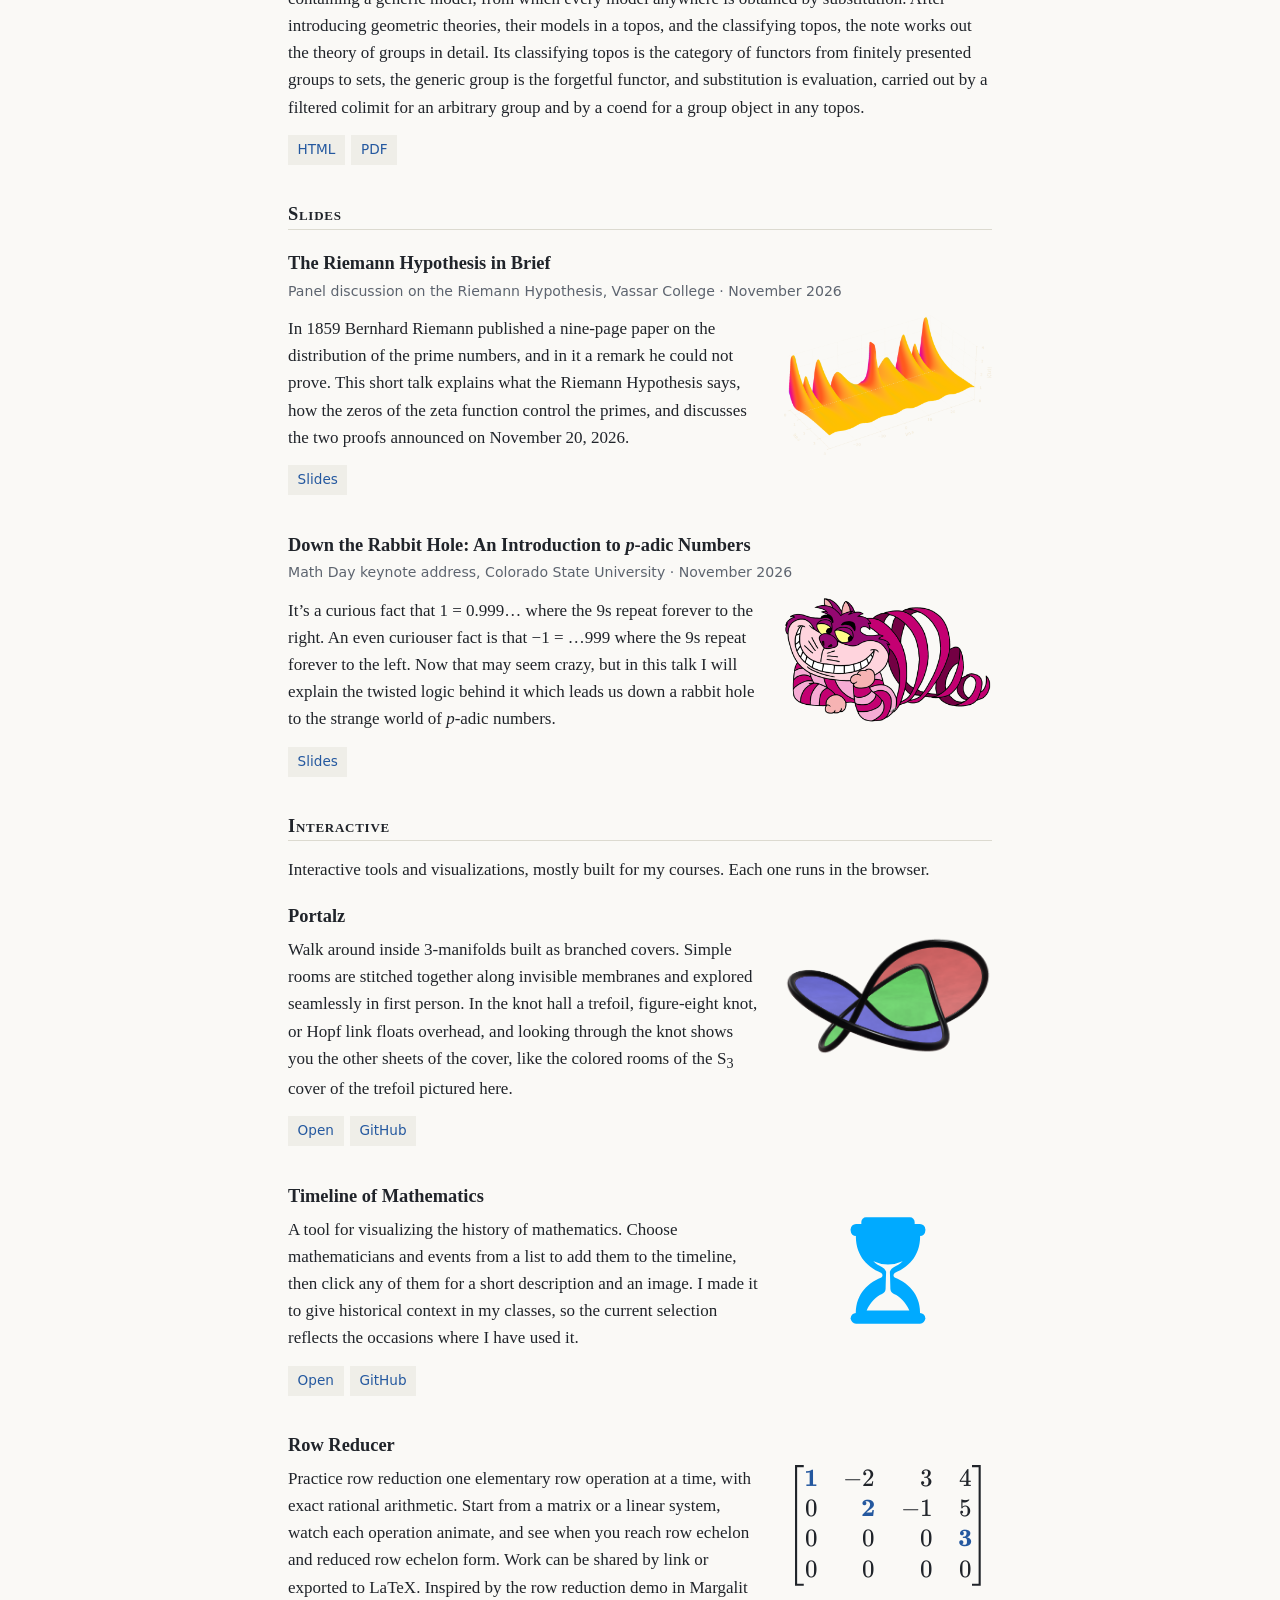
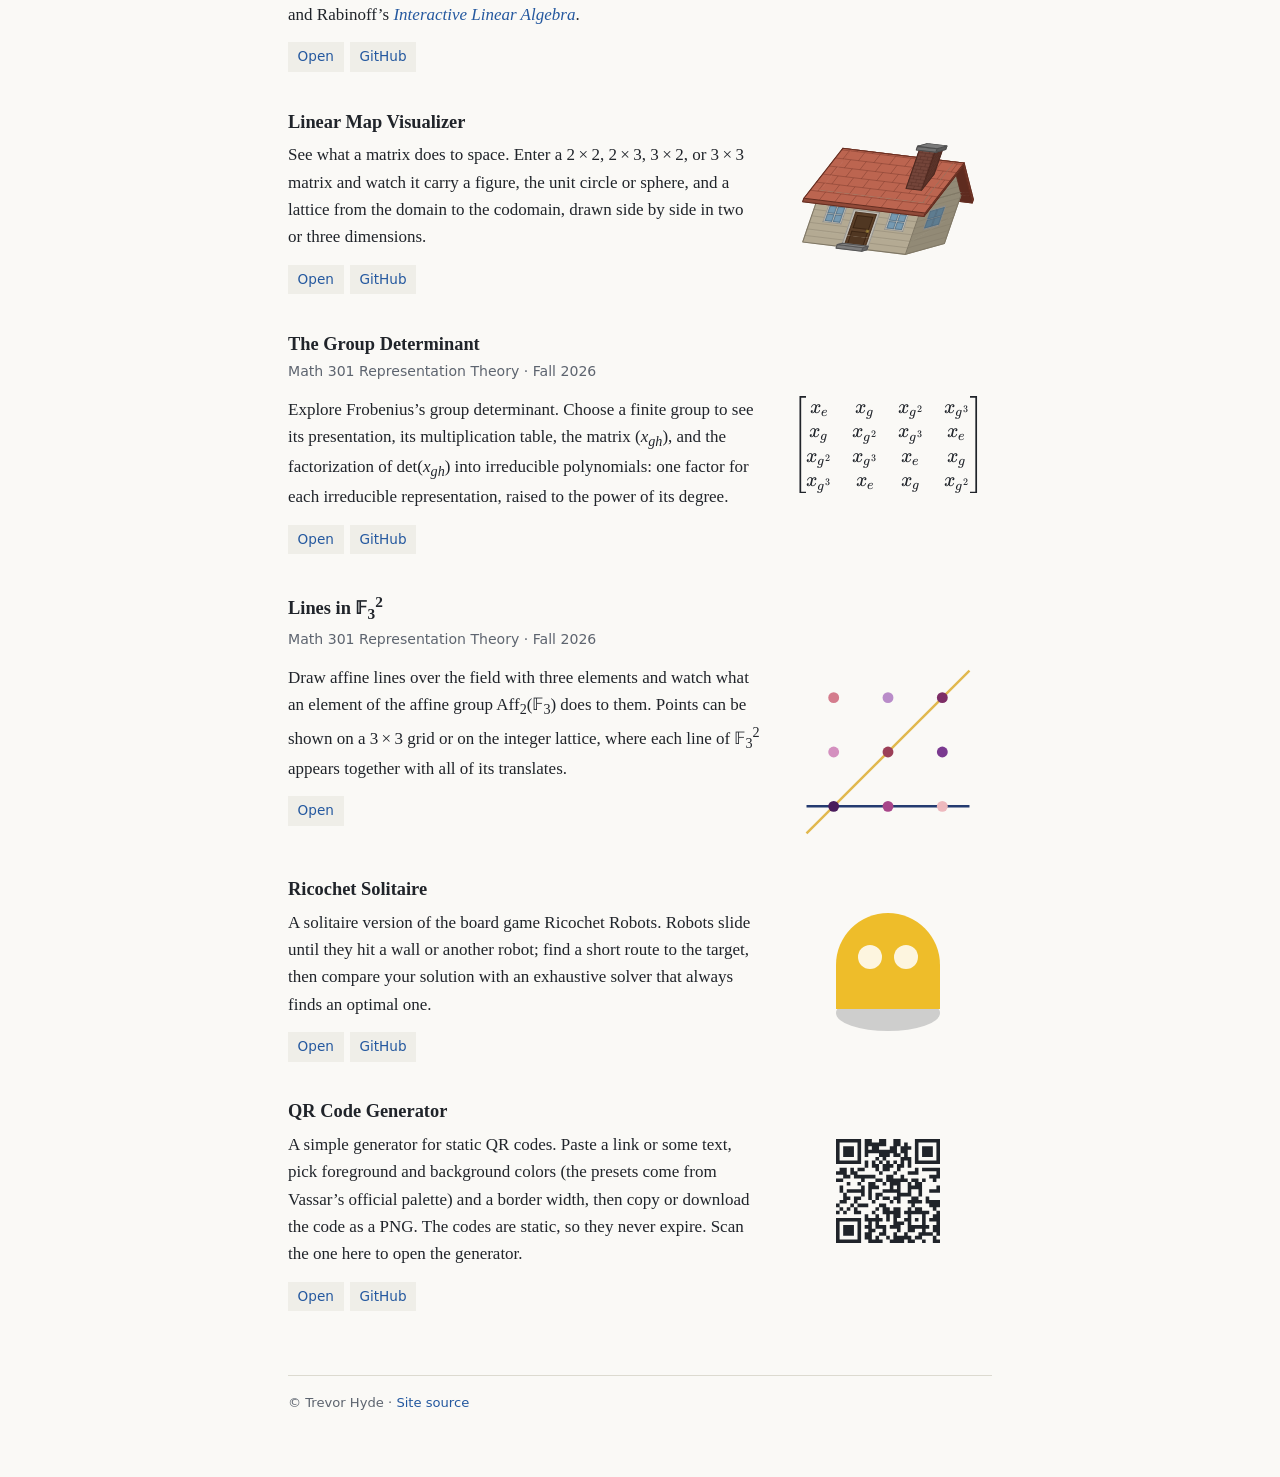
<file: notes/index.html>
<!DOCTYPE html>
<html lang="en">
<head>
<meta charset="utf-8">
<meta name="viewport" content="width=device-width, initial-scale=1">
<title>Notes · Trevor Hyde</title>
<meta name="description" content="Expository notes, talk slides, and interactive mathematics tools by Trevor Hyde: p-adic numbers, branched covers, linear algebra, representation theory, and more.">
<meta property="og:site_name" content="Trevor Hyde">
<meta property="og:type" content="website">
<meta property="og:title" content="Notes">
<meta property="og:description" content="Expository notes, talk slides, and interactive mathematics tools by Trevor Hyde: p-adic numbers, branched covers, linear algebra, representation theory, and more.">
<meta property="og:url" content="https://tghyde.github.io/notes/">
<meta property="og:image" content="https://tghyde.github.io/notes/portalz-trefoil.png">
<link rel="stylesheet" href="/assets/style.css?v=20261125a">
<link rel="stylesheet" href="/assets/katex/katex.min.css">
<link rel="icon" href="/assets/favicon.png">
<link rel="apple-touch-icon" href="/assets/apple-touch-icon.png">
<script>(function(){try{var t=localStorage.getItem('th-theme');if(t==='light'||t==='dark')document.documentElement.setAttribute('data-theme',t);}catch(e){}})();</script>
</head>
<body>
<button id="themetoggle" aria-label="Toggle light or dark theme" title="Toggle light/dark"></button>
<div class="wrap" id="top">
<header class="site">
  <a class="brand" href="/">Trevor Hyde</a>
  <nav class="main">
    <a href="/">Home</a>
    <a href="/research/">Research</a>
    <a href="/teaching/">Teaching</a>
    <a href="/notes/" aria-current="page">Notes</a>
    <a href="/resources/">Resources</a>
    <a href="/cv/">CV</a>
  </nav>
  <button type="button" class="nav-toc" aria-controls="toc" aria-expanded="false">Contents</button>
</header>

<nav class="toc" id="toc" aria-label="Table of contents">
<p class="toc-title">Contents</p>
<ul>
<li class="toc-l1"><a href="#expository">Expository Notes</a></li>
<li class="toc-l2"><a href="#kummer-dedekind">The Kummer–Dedekind Theorem</a></li>
<li class="toc-l2"><a href="#frobenius-density">How Polynomials Factor Modulo Primes</a></li>
<li class="toc-l2"><a href="#los-theorem">Ultraproducts and Łoś’s Theorem</a></li>
<li class="toc-l2"><a href="#psl-n">Simplicity of PSL<sub><i>n</i></sub>(<i>F</i>)</a></li>
<li class="toc-l2"><a href="#galois-index-p">Galois’s Exceptional Primes</a></li>
<li class="toc-l2"><a href="#classifying-topos">The Classifying Topos of Groups</a></li>
<li class="toc-l1"><a href="#slides">Slides</a></li>
<li class="toc-l2"><a href="#riemann-hypothesis">The Riemann Hypothesis in Brief</a></li>
<li class="toc-l2"><a href="#p-adic-numbers">Down the Rabbit Hole</a></li>
<li class="toc-l1"><a href="#interactive">Interactive</a></li>
<li class="toc-l2"><a href="#portalz">Portalz</a></li>
<li class="toc-l2"><a href="#math-timeline">Timeline of Mathematics</a></li>
<li class="toc-l2"><a href="#row-reducer">Row Reducer</a></li>
<li class="toc-l2"><a href="#linear-maps">Linear Map Visualizer</a></li>
<li class="toc-l2"><a href="#group-determinant">The Group Determinant</a></li>
<li class="toc-l2"><a href="#f3-lines">Lines in 𝔽<sub>3</sub><sup>2</sup></a></li>
<li class="toc-l2"><a href="#ricochet-solitaire">Ricochet Solitaire</a></li>
<li class="toc-l2"><a href="#qr-generator">QR Code Generator</a></li>
</ul>
</nav>
<main>
<h1>Notes</h1>
<p>Expository notes on mathematics and slides from my talks.</p>

<h2 id="expository">Expository Notes</h2>
<p>These notes were prepared and edited by me for students with the assistance of AI models.</p>

<article class="note" id="kummer-dedekind">
  <h3><a href="/notes/expository/kummer-dedekind.html">The Kummer–Dedekind Theorem</a></h3>
  <div class="body text-only">
    <div class="text">
      <p>How does a prime <i>p</i> factor in the ring of integers of a number field? The Kummer–Dedekind theorem reduces the question to factoring a polynomial modulo <i>p</i>, and the same proof describes the fibers of a plane curve projected onto a line. The note splits the theorem into three parts according to the hypotheses each one needs, and works through number field examples, curve examples, Dedekind’s example of a prime dividing the index, and why primes dividing the discriminant ramify.</p>
      <div class="actions">
        <a class="btn" href="/notes/expository/kummer-dedekind.html">HTML</a>
        <a class="btn" href="/notes/expository/kummer-dedekind.pdf">PDF</a>
      </div>
    </div>
  </div>
</article>

<article class="note" id="frobenius-density">
  <h3><a href="/notes/expository/frobenius-density.html">How Polynomials Factor Modulo Primes</a></h3>
  <div class="body text-only">
    <div class="text">
      <p>An irreducible polynomial with integer coefficients usually factors modulo <i>p</i>, and how it factors changes with <i>p</i>. Starting from data for five quartics, the note shows that the factorization type of <i>f</i> modulo <i>p</i> is the cycle type of a Frobenius element of the Galois group, then proves the Frobenius density theorem: the proportion of primes giving each factorization type equals the proportion of elements of the Galois group with that cycle type. The proof needs only Kronecker’s average, Burnside’s lemma, and some linear algebra.</p>
      <div class="actions">
        <a class="btn" href="/notes/expository/frobenius-density.html">HTML</a>
        <a class="btn" href="/notes/expository/frobenius-density.pdf">PDF</a>
      </div>
    </div>
  </div>
</article>

<article class="note" id="los-theorem">
  <h3><a href="/notes/expository/los-theorem.html">Ultraproducts and Łoś’s Theorem</a></h3>
  <div class="body text-only">
    <div class="text">
      <p>Ultrafilters, ultraproducts, and Łoś’s theorem, which says that a first-order sentence holds in an ultraproduct exactly when it holds in almost every factor. Applications include compactness, nonstandard models, moving between characteristic <i>p</i> and characteristic 0, and the theorems of Ax–Grothendieck and Ax–Kochen, followed by some pitfalls and suggestions for further reading.</p>
      <div class="actions">
        <a class="btn" href="/notes/expository/los-theorem.html">HTML</a>
        <a class="btn" href="/notes/expository/los-theorem.pdf">PDF</a>
      </div>
    </div>
  </div>
</article>

<article class="note" id="psl-n">
  <h3><a href="/notes/expository/simplicity-of-psln.html">Simplicity of the Projective Special Linear Groups</a></h3>
  <div class="body text-only">
    <div class="text">
      <p>A proof that PSL<sub><i>n</i></sub>(<i>F</i>) is simple for every field <i>F</i> and every <i>n</i>&thinsp;≥&thinsp;2, apart from PSL<sub>2</sub>(𝔽<sub>2</sub>) and PSL<sub>2</sub>(𝔽<sub>3</sub>), using Iwasawa’s criterion for doubly transitive group actions. This note is a fork of Keith Conrad’s expository note <a href="https://kconrad.math.uconn.edu/blurbs/grouptheory/PSLnsimple.pdf"><em>Simplicity of PSL<sub><i>n</i></sub>(<i>F</i>)</em></a>: the case <i>n</i>&thinsp;=&thinsp;2 has new proofs, and the case <i>n</i>&thinsp;&gt;&thinsp;2 largely follows Conrad’s exposition.</p>
      <div class="actions">
        <a class="btn" href="/notes/expository/simplicity-of-psln.html">HTML</a>
        <a class="btn" href="/notes/expository/simplicity-of-psln.pdf">PDF</a>
      </div>
    </div>
  </div>
</article>

<article class="note" id="galois-index-p">
  <h3><a href="/notes/expository/galois-index-p.html">Galois’s Exceptional Primes 5, 7, and 11</a></h3>
  <div class="body text-only">
    <div class="text">
      <p>In his letter to Chevalier on the night before his duel, Galois stated a result that in modern terms says: for a prime <i>p</i>&thinsp;≥&thinsp;5, the group PSL<sub>2</sub>(𝔽<sub><i>p</i></sub>) has a subgroup of index <i>p</i> only when <i>p</i> is 5, 7, or 11. The note proves this with a Burnside count on the projective line over 𝔽<sub><i>p</i><sup>2</sup></sub>, constructs the exceptional subgroups <i>A</i><sub>4</sub>, <i>S</i><sub>4</sub>, and <i>A</i><sub>5</sub> from one pair of integer matrices, and describes the actions on <i>p</i> points: <i>A</i><sub>5</sub> on five letters, the Fano plane, and the Paley biplane.</p>
      <div class="actions">
        <a class="btn" href="/notes/expository/galois-index-p.html">HTML</a>
        <a class="btn" href="/notes/expository/galois-index-p.pdf">PDF</a>
      </div>
    </div>
  </div>
</article>

<article class="note" id="classifying-topos">
  <h3><a href="/notes/expository/classifying-topos-groups.html">The Classifying Topos of Groups: a Case Study</a></h3>
  <div class="body text-only">
    <div class="text">
      <p>A classifying topos is to a theory what a polynomial ring is to a system of unknowns: a universe containing a generic model, from which every model anywhere is obtained by substitution. After introducing geometric theories, their models in a topos, and the classifying topos, the note works out the theory of groups in detail. Its classifying topos is the category of functors from finitely presented groups to sets, the generic group is the forgetful functor, and substitution is evaluation, carried out by a filtered colimit for an arbitrary group and by a coend for a group object in any topos.</p>
      <div class="actions">
        <a class="btn" href="/notes/expository/classifying-topos-groups.html">HTML</a>
        <a class="btn" href="/notes/expository/classifying-topos-groups.pdf">PDF</a>
      </div>
    </div>
  </div>
</article>

<h2 id="slides">Slides</h2>
<article class="note" id="riemann-hypothesis">
  <h3><a href="/notes/riemann-hypothesis/">The Riemann Hypothesis in Brief</a></h3>
  <p class="meta">Panel discussion on the Riemann Hypothesis, Vassar College &middot; November 2026</p>
  <div class="body">
    <div class="text">
      <p>In 1859 Bernhard Riemann published a nine-page paper on the distribution of the prime numbers, and in it a remark he could not prove. This short talk explains what the Riemann Hypothesis says, how the zeros of the zeta function control the primes, and discusses the two proofs announced on November 20, 2026.</p>
      <div class="actions">
        <a class="btn" href="/notes/riemann-hypothesis/">Slides</a>
      </div>
    </div>
    <img src="/notes/riemann-zeta.png" alt="The magnitude of the Riemann zeta function as a surface over the complex plane" width="712" height="480">
  </div>
</article>

<article class="note" id="p-adic-numbers">
  <h3><a href="/notes/p-adic-numbers/">Down the Rabbit Hole: An Introduction to <em>p</em>-adic Numbers</a></h3>
  <p class="meta">Math Day keynote address, Colorado State University &middot; November 2026</p>
  <div class="body">
    <div class="text">
      <p>It’s a curious fact that 1 = 0.999… where the 9s repeat forever to the right. An even curiouser fact is that −1 = …999 where the 9s repeat forever to the left. Now that may seem crazy, but in this talk I will explain the twisted logic behind it which leads us down a rabbit hole to the strange world of <em>p</em>-adic numbers.</p>
      <div class="actions">
        <a class="btn" href="/notes/p-adic-numbers/">Slides</a>
      </div>
    </div>
    <img src="/notes/cheshire-cat.png" alt="The Cheshire Cat, fading away to a grin" width="712" height="436">
  </div>
</article>

<h2 id="interactive">Interactive</h2>
<p>Interactive tools and visualizations, mostly built for my courses. Each one runs in the browser.</p>

<article class="note" id="portalz">
  <h3><a href="https://tghyde.github.io/Portalz/">Portalz</a></h3>
  <div class="body">
    <div class="text">
      <p>Walk around inside 3-manifolds built as branched covers. Simple rooms are stitched together along invisible membranes and explored seamlessly in first person. In the knot hall a trefoil, figure-eight knot, or Hopf link floats overhead, and looking through the knot shows you the other sheets of the cover, like the colored rooms of the S<sub>3</sub> cover of the trefoil pictured here.</p>
      <div class="actions">
        <a class="btn" href="https://tghyde.github.io/Portalz/">Open</a>
        <a class="btn" href="https://github.com/tghyde/Portalz">GitHub</a>
      </div>
    </div>
    <div class="themed-img">
      <img class="on-light" src="/notes/portalz-trefoil.png" alt="A black trefoil knot with blue, green, and red rooms visible through its loops" width="900" height="518">
      <img class="on-dark" src="/notes/portalz-trefoil-dark.png" alt="A white trefoil knot with blue, green, and red rooms visible through its loops" width="900" height="518" loading="lazy">
    </div>
  </div>
</article>

<article class="note" id="math-timeline">
  <h3><a href="https://tghyde.github.io/math_timeline/">Timeline of Mathematics</a></h3>
  <div class="body">
    <div class="text">
      <p>A tool for visualizing the history of mathematics. Choose mathematicians and events from a list to add them to the timeline, then click any of them for a short description and an image. I made it to give historical context in my classes, so the current selection reflects the occasions where I have used it.</p>
      <div class="actions">
        <a class="btn" href="https://tghyde.github.io/math_timeline/">Open</a>
        <a class="btn" href="https://github.com/tghyde/math_timeline">GitHub</a>
      </div>
    </div>
    <img class="figure-sm" src="/notes/math-timeline-hourglass.svg" alt="The blue hourglass icon of the Timeline of Mathematics" width="60" height="82">
  </div>
</article>

<article class="note" id="row-reducer">
  <h3><a href="https://tghyde.github.io/rowreducer/">Row Reducer</a></h3>
  <div class="body">
    <div class="text">
      <p>Practice row reduction one elementary row operation at a time, with exact rational arithmetic. Start from a matrix or a linear system, watch each operation animate, and see when you reach row echelon and reduced row echelon form. Work can be shared by link or exported to LaTeX. Inspired by the row reduction demo in Margalit and Rabinoff’s <a href="https://textbooks.math.gatech.edu/ila/"><em>Interactive Linear Algebra</em></a>.</p>
      <div class="actions">
        <a class="btn" href="https://tghyde.github.io/rowreducer/">Open</a>
        <a class="btn" href="https://github.com/tghyde/rowreducer">GitHub</a>
      </div>
    </div>
    <div class="math-figure" role="img" aria-label="A 4 by 4 integer matrix in row echelon form, with pivots 1, 2, and 3 and a final row of zeros"><span class="katex"><span class="katex-html" aria-hidden="true"><span class="katex-base"><span class="katex-strut" style="height:4.8em;vertical-align:-2.15em;"></span><span class="minner"><span class="mopen"><span class="delimsizing mult"><span class="vlist-t vlist-t2"><span class="vlist-r"><span class="vlist" style="height:2.65em;"><span style="top:-4.65em;"><span class="pstrut" style="height:6.8em;"></span><span style="width:0.667em;height:4.8em;"><svg xmlns="http://www.w3.org/2000/svg" width="0.667em" height="4.8em" viewBox="0 0 667 4800"><path d="M403 1759 V84 H666 V0 H319 V1759 v1200 v1759 v84 h347 v-84
H403z M403 1759 V0 H319 V1759 v1200 v1759 v84 h84z"/></svg></span></span></span><span class="vlist-s">​</span></span><span class="vlist-r"><span class="vlist" style="height:2.15em;"><span></span></span></span></span></span></span><span class="mord"><span class="mtable"><span class="col-align-r"><span class="vlist-t vlist-t2"><span class="vlist-r"><span class="vlist" style="height:2.65em;"><span style="top:-4.81em;"><span class="pstrut" style="height:3em;"></span><span class="mord"><span class="enclosing pivot"><span class="mord">1</span></span></span></span><span style="top:-3.61em;"><span class="pstrut" style="height:3em;"></span><span class="mord"><span class="mord">0</span></span></span><span style="top:-2.41em;"><span class="pstrut" style="height:3em;"></span><span class="mord"><span class="mord">0</span></span></span><span style="top:-1.21em;"><span class="pstrut" style="height:3em;"></span><span class="mord"><span class="mord">0</span></span></span></span><span class="vlist-s">​</span></span><span class="vlist-r"><span class="vlist" style="height:2.15em;"><span></span></span></span></span></span><span class="arraycolsep" style="width:0.5em;"></span><span class="arraycolsep" style="width:0.5em;"></span><span class="col-align-r"><span class="vlist-t vlist-t2"><span class="vlist-r"><span class="vlist" style="height:2.65em;"><span style="top:-4.81em;"><span class="pstrut" style="height:3em;"></span><span class="mord"><span class="mord">−</span><span class="mord">2</span></span></span><span style="top:-3.61em;"><span class="pstrut" style="height:3em;"></span><span class="mord"><span class="enclosing pivot"><span class="mord">2</span></span></span></span><span style="top:-2.41em;"><span class="pstrut" style="height:3em;"></span><span class="mord"><span class="mord">0</span></span></span><span style="top:-1.21em;"><span class="pstrut" style="height:3em;"></span><span class="mord"><span class="mord">0</span></span></span></span><span class="vlist-s">​</span></span><span class="vlist-r"><span class="vlist" style="height:2.15em;"><span></span></span></span></span></span><span class="arraycolsep" style="width:0.5em;"></span><span class="arraycolsep" style="width:0.5em;"></span><span class="col-align-r"><span class="vlist-t vlist-t2"><span class="vlist-r"><span class="vlist" style="height:2.65em;"><span style="top:-4.81em;"><span class="pstrut" style="height:3em;"></span><span class="mord"><span class="mord">3</span></span></span><span style="top:-3.61em;"><span class="pstrut" style="height:3em;"></span><span class="mord"><span class="mord">−</span><span class="mord">1</span></span></span><span style="top:-2.41em;"><span class="pstrut" style="height:3em;"></span><span class="mord"><span class="mord">0</span></span></span><span style="top:-1.21em;"><span class="pstrut" style="height:3em;"></span><span class="mord"><span class="mord">0</span></span></span></span><span class="vlist-s">​</span></span><span class="vlist-r"><span class="vlist" style="height:2.15em;"><span></span></span></span></span></span><span class="arraycolsep" style="width:0.5em;"></span><span class="arraycolsep" style="width:0.5em;"></span><span class="col-align-r"><span class="vlist-t vlist-t2"><span class="vlist-r"><span class="vlist" style="height:2.65em;"><span style="top:-4.81em;"><span class="pstrut" style="height:3em;"></span><span class="mord"><span class="mord">4</span></span></span><span style="top:-3.61em;"><span class="pstrut" style="height:3em;"></span><span class="mord"><span class="mord">5</span></span></span><span style="top:-2.41em;"><span class="pstrut" style="height:3em;"></span><span class="mord"><span class="enclosing pivot"><span class="mord">3</span></span></span></span><span style="top:-1.21em;"><span class="pstrut" style="height:3em;"></span><span class="mord"><span class="mord">0</span></span></span></span><span class="vlist-s">​</span></span><span class="vlist-r"><span class="vlist" style="height:2.15em;"><span></span></span></span></span></span></span></span><span class="mclose"><span class="delimsizing mult"><span class="vlist-t vlist-t2"><span class="vlist-r"><span class="vlist" style="height:2.65em;"><span style="top:-4.65em;"><span class="pstrut" style="height:6.8em;"></span><span style="width:0.667em;height:4.8em;"><svg xmlns="http://www.w3.org/2000/svg" width="0.667em" height="4.8em" viewBox="0 0 667 4800"><path d="M347 1759 V0 H0 V84 H263 V1759 v1200 v1759 H0 v84 H347z
M347 1759 V0 H263 V1759 v1200 v1759 h84z"/></svg></span></span></span><span class="vlist-s">​</span></span><span class="vlist-r"><span class="vlist" style="height:2.15em;"><span></span></span></span></span></span></span></span></span></span></span></div>
  </div>
</article>

<article class="note" id="linear-maps">
  <h3><a href="https://tghyde.github.io/linearmaps/">Linear Map Visualizer</a></h3>
  <div class="body">
    <div class="text">
      <p>See what a matrix does to space. Enter a 2&thinsp;×&thinsp;2, 2&thinsp;×&thinsp;3, 3&thinsp;×&thinsp;2, or 3&thinsp;×&thinsp;3 matrix and watch it carry a figure, the unit circle or sphere, and a lattice from the domain to the codomain, drawn side by side in two or three dimensions.</p>
      <div class="actions">
        <a class="btn" href="https://tghyde.github.io/linearmaps/">Open</a>
        <a class="btn" href="https://github.com/tghyde/linearmaps">GitHub</a>
      </div>
    </div>
    <img class="figure-md" src="/notes/linearmaps-house.svg" alt="A small 3D house sheared by a linear map, its walls leaning and its base tilted" width="136" height="89">
  </div>
</article>

<article class="note" id="group-determinant">
  <h3><a href="https://tghyde.github.io/group-determinant/">The Group Determinant</a></h3>
  <p class="meta">Math 301 Representation Theory &middot; Fall 2026</p>
  <div class="body">
    <div class="text">
      <p>Explore Frobenius’s group determinant. Choose a finite group to see its presentation, its multiplication table, the matrix (<i>x<sub>gh</sub></i>), and the factorization of det(<i>x<sub>gh</sub></i>) into irreducible polynomials: one factor for each irreducible representation, raised to the power of its degree.</p>
      <div class="actions">
        <a class="btn" href="https://tghyde.github.io/group-determinant/">Open</a>
        <a class="btn" href="https://github.com/tghyde/group-determinant">GitHub</a>
      </div>
    </div>
    <div class="math-figure math-figure-sm" role="img" aria-label="The group matrix of the cyclic group of order 4: rows and columns indexed by e, g, g squared, g cubed, with entry x sub g h"><span class="katex"><span class="katex-html" aria-hidden="true"><span class="katex-base"><span class="katex-strut" style="height:4.8em;vertical-align:-2.15em;"></span><span class="minner"><span class="mopen"><span class="delimsizing mult"><span class="vlist-t vlist-t2"><span class="vlist-r"><span class="vlist" style="height:2.65em;"><span style="top:-4.65em;"><span class="pstrut" style="height:6.8em;"></span><span style="width:0.667em;height:4.8em;"><svg xmlns="http://www.w3.org/2000/svg" width="0.667em" height="4.8em" viewBox="0 0 667 4800"><path d="M403 1759 V84 H666 V0 H319 V1759 v1200 v1759 v84 h347 v-84
H403z M403 1759 V0 H319 V1759 v1200 v1759 v84 h84z"/></svg></span></span></span><span class="vlist-s">​</span></span><span class="vlist-r"><span class="vlist" style="height:2.15em;"><span></span></span></span></span></span></span><span class="mord"><span class="mtable"><span class="col-align-c"><span class="vlist-t vlist-t2"><span class="vlist-r"><span class="vlist" style="height:2.65em;"><span style="top:-4.81em;"><span class="pstrut" style="height:3em;"></span><span class="mord"><span class="mord"><span class="mord mathnormal">x</span><span class="msupsub"><span class="vlist-t vlist-t2"><span class="vlist-r"><span class="vlist" style="height:0.1514em;"><span style="top:-2.55em;margin-left:0em;margin-right:0.05em;"><span class="pstrut" style="height:2.7em;"></span><span class="katex-sizing reset-size6 size3 mtight"><span class="mord mtight"><span class="mord mathnormal mtight">e</span></span></span></span></span><span class="vlist-s">​</span></span><span class="vlist-r"><span class="vlist" style="height:0.15em;"><span></span></span></span></span></span></span></span></span><span style="top:-3.61em;"><span class="pstrut" style="height:3em;"></span><span class="mord"><span class="mord"><span class="mord mathnormal">x</span><span class="msupsub"><span class="vlist-t vlist-t2"><span class="vlist-r"><span class="vlist" style="height:0.1514em;"><span style="top:-2.55em;margin-left:0em;margin-right:0.05em;"><span class="pstrut" style="height:2.7em;"></span><span class="katex-sizing reset-size6 size3 mtight"><span class="mord mtight"><span class="mord mathnormal mtight" style="margin-right:0.0359em;">g</span></span></span></span></span><span class="vlist-s">​</span></span><span class="vlist-r"><span class="vlist" style="height:0.2861em;"><span></span></span></span></span></span></span></span></span><span style="top:-2.41em;"><span class="pstrut" style="height:3em;"></span><span class="mord"><span class="mord"><span class="mord mathnormal">x</span><span class="msupsub"><span class="vlist-t vlist-t2"><span class="vlist-r"><span class="vlist" style="height:0.3448em;"><span style="top:-2.5224em;margin-left:0em;margin-right:0.05em;"><span class="pstrut" style="height:2.7em;"></span><span class="katex-sizing reset-size6 size3 mtight"><span class="mord mtight"><span class="mord mtight"><span class="mord mathnormal mtight" style="margin-right:0.0359em;">g</span><span class="msupsub"><span class="vlist-t"><span class="vlist-r"><span class="vlist" style="height:0.7463em;"><span style="top:-2.786em;margin-right:0.0714em;"><span class="pstrut" style="height:2.5em;"></span><span class="katex-sizing reset-size3 size1 mtight"><span class="mord mtight"><span class="mord mtight">2</span></span></span></span></span></span></span></span></span></span></span></span></span><span class="vlist-s">​</span></span><span class="vlist-r"><span class="vlist" style="height:0.3137em;"><span></span></span></span></span></span></span></span></span><span style="top:-1.21em;"><span class="pstrut" style="height:3em;"></span><span class="mord"><span class="mord"><span class="mord mathnormal">x</span><span class="msupsub"><span class="vlist-t vlist-t2"><span class="vlist-r"><span class="vlist" style="height:0.3448em;"><span style="top:-2.5224em;margin-left:0em;margin-right:0.05em;"><span class="pstrut" style="height:2.7em;"></span><span class="katex-sizing reset-size6 size3 mtight"><span class="mord mtight"><span class="mord mtight"><span class="mord mathnormal mtight" style="margin-right:0.0359em;">g</span><span class="msupsub"><span class="vlist-t"><span class="vlist-r"><span class="vlist" style="height:0.7463em;"><span style="top:-2.786em;margin-right:0.0714em;"><span class="pstrut" style="height:2.5em;"></span><span class="katex-sizing reset-size3 size1 mtight"><span class="mord mtight"><span class="mord mtight">3</span></span></span></span></span></span></span></span></span></span></span></span></span><span class="vlist-s">​</span></span><span class="vlist-r"><span class="vlist" style="height:0.3137em;"><span></span></span></span></span></span></span></span></span></span><span class="vlist-s">​</span></span><span class="vlist-r"><span class="vlist" style="height:2.15em;"><span></span></span></span></span></span><span class="arraycolsep" style="width:0.5em;"></span><span class="arraycolsep" style="width:0.5em;"></span><span class="col-align-c"><span class="vlist-t vlist-t2"><span class="vlist-r"><span class="vlist" style="height:2.65em;"><span style="top:-4.81em;"><span class="pstrut" style="height:3em;"></span><span class="mord"><span class="mord"><span class="mord mathnormal">x</span><span class="msupsub"><span class="vlist-t vlist-t2"><span class="vlist-r"><span class="vlist" style="height:0.1514em;"><span style="top:-2.55em;margin-left:0em;margin-right:0.05em;"><span class="pstrut" style="height:2.7em;"></span><span class="katex-sizing reset-size6 size3 mtight"><span class="mord mtight"><span class="mord mathnormal mtight" style="margin-right:0.0359em;">g</span></span></span></span></span><span class="vlist-s">​</span></span><span class="vlist-r"><span class="vlist" style="height:0.2861em;"><span></span></span></span></span></span></span></span></span><span style="top:-3.61em;"><span class="pstrut" style="height:3em;"></span><span class="mord"><span class="mord"><span class="mord mathnormal">x</span><span class="msupsub"><span class="vlist-t vlist-t2"><span class="vlist-r"><span class="vlist" style="height:0.3448em;"><span style="top:-2.5224em;margin-left:0em;margin-right:0.05em;"><span class="pstrut" style="height:2.7em;"></span><span class="katex-sizing reset-size6 size3 mtight"><span class="mord mtight"><span class="mord mtight"><span class="mord mathnormal mtight" style="margin-right:0.0359em;">g</span><span class="msupsub"><span class="vlist-t"><span class="vlist-r"><span class="vlist" style="height:0.7463em;"><span style="top:-2.786em;margin-right:0.0714em;"><span class="pstrut" style="height:2.5em;"></span><span class="katex-sizing reset-size3 size1 mtight"><span class="mord mtight"><span class="mord mtight">2</span></span></span></span></span></span></span></span></span></span></span></span></span><span class="vlist-s">​</span></span><span class="vlist-r"><span class="vlist" style="height:0.3137em;"><span></span></span></span></span></span></span></span></span><span style="top:-2.41em;"><span class="pstrut" style="height:3em;"></span><span class="mord"><span class="mord"><span class="mord mathnormal">x</span><span class="msupsub"><span class="vlist-t vlist-t2"><span class="vlist-r"><span class="vlist" style="height:0.3448em;"><span style="top:-2.5224em;margin-left:0em;margin-right:0.05em;"><span class="pstrut" style="height:2.7em;"></span><span class="katex-sizing reset-size6 size3 mtight"><span class="mord mtight"><span class="mord mtight"><span class="mord mathnormal mtight" style="margin-right:0.0359em;">g</span><span class="msupsub"><span class="vlist-t"><span class="vlist-r"><span class="vlist" style="height:0.7463em;"><span style="top:-2.786em;margin-right:0.0714em;"><span class="pstrut" style="height:2.5em;"></span><span class="katex-sizing reset-size3 size1 mtight"><span class="mord mtight"><span class="mord mtight">3</span></span></span></span></span></span></span></span></span></span></span></span></span><span class="vlist-s">​</span></span><span class="vlist-r"><span class="vlist" style="height:0.3137em;"><span></span></span></span></span></span></span></span></span><span style="top:-1.21em;"><span class="pstrut" style="height:3em;"></span><span class="mord"><span class="mord"><span class="mord mathnormal">x</span><span class="msupsub"><span class="vlist-t vlist-t2"><span class="vlist-r"><span class="vlist" style="height:0.1514em;"><span style="top:-2.55em;margin-left:0em;margin-right:0.05em;"><span class="pstrut" style="height:2.7em;"></span><span class="katex-sizing reset-size6 size3 mtight"><span class="mord mtight"><span class="mord mathnormal mtight">e</span></span></span></span></span><span class="vlist-s">​</span></span><span class="vlist-r"><span class="vlist" style="height:0.15em;"><span></span></span></span></span></span></span></span></span></span><span class="vlist-s">​</span></span><span class="vlist-r"><span class="vlist" style="height:2.15em;"><span></span></span></span></span></span><span class="arraycolsep" style="width:0.5em;"></span><span class="arraycolsep" style="width:0.5em;"></span><span class="col-align-c"><span class="vlist-t vlist-t2"><span class="vlist-r"><span class="vlist" style="height:2.65em;"><span style="top:-4.81em;"><span class="pstrut" style="height:3em;"></span><span class="mord"><span class="mord"><span class="mord mathnormal">x</span><span class="msupsub"><span class="vlist-t vlist-t2"><span class="vlist-r"><span class="vlist" style="height:0.3448em;"><span style="top:-2.5224em;margin-left:0em;margin-right:0.05em;"><span class="pstrut" style="height:2.7em;"></span><span class="katex-sizing reset-size6 size3 mtight"><span class="mord mtight"><span class="mord mtight"><span class="mord mathnormal mtight" style="margin-right:0.0359em;">g</span><span class="msupsub"><span class="vlist-t"><span class="vlist-r"><span class="vlist" style="height:0.7463em;"><span style="top:-2.786em;margin-right:0.0714em;"><span class="pstrut" style="height:2.5em;"></span><span class="katex-sizing reset-size3 size1 mtight"><span class="mord mtight"><span class="mord mtight">2</span></span></span></span></span></span></span></span></span></span></span></span></span><span class="vlist-s">​</span></span><span class="vlist-r"><span class="vlist" style="height:0.3137em;"><span></span></span></span></span></span></span></span></span><span style="top:-3.61em;"><span class="pstrut" style="height:3em;"></span><span class="mord"><span class="mord"><span class="mord mathnormal">x</span><span class="msupsub"><span class="vlist-t vlist-t2"><span class="vlist-r"><span class="vlist" style="height:0.3448em;"><span style="top:-2.5224em;margin-left:0em;margin-right:0.05em;"><span class="pstrut" style="height:2.7em;"></span><span class="katex-sizing reset-size6 size3 mtight"><span class="mord mtight"><span class="mord mtight"><span class="mord mathnormal mtight" style="margin-right:0.0359em;">g</span><span class="msupsub"><span class="vlist-t"><span class="vlist-r"><span class="vlist" style="height:0.7463em;"><span style="top:-2.786em;margin-right:0.0714em;"><span class="pstrut" style="height:2.5em;"></span><span class="katex-sizing reset-size3 size1 mtight"><span class="mord mtight"><span class="mord mtight">3</span></span></span></span></span></span></span></span></span></span></span></span></span><span class="vlist-s">​</span></span><span class="vlist-r"><span class="vlist" style="height:0.3137em;"><span></span></span></span></span></span></span></span></span><span style="top:-2.41em;"><span class="pstrut" style="height:3em;"></span><span class="mord"><span class="mord"><span class="mord mathnormal">x</span><span class="msupsub"><span class="vlist-t vlist-t2"><span class="vlist-r"><span class="vlist" style="height:0.1514em;"><span style="top:-2.55em;margin-left:0em;margin-right:0.05em;"><span class="pstrut" style="height:2.7em;"></span><span class="katex-sizing reset-size6 size3 mtight"><span class="mord mtight"><span class="mord mathnormal mtight">e</span></span></span></span></span><span class="vlist-s">​</span></span><span class="vlist-r"><span class="vlist" style="height:0.15em;"><span></span></span></span></span></span></span></span></span><span style="top:-1.21em;"><span class="pstrut" style="height:3em;"></span><span class="mord"><span class="mord"><span class="mord mathnormal">x</span><span class="msupsub"><span class="vlist-t vlist-t2"><span class="vlist-r"><span class="vlist" style="height:0.1514em;"><span style="top:-2.55em;margin-left:0em;margin-right:0.05em;"><span class="pstrut" style="height:2.7em;"></span><span class="katex-sizing reset-size6 size3 mtight"><span class="mord mtight"><span class="mord mathnormal mtight" style="margin-right:0.0359em;">g</span></span></span></span></span><span class="vlist-s">​</span></span><span class="vlist-r"><span class="vlist" style="height:0.2861em;"><span></span></span></span></span></span></span></span></span></span><span class="vlist-s">​</span></span><span class="vlist-r"><span class="vlist" style="height:2.15em;"><span></span></span></span></span></span><span class="arraycolsep" style="width:0.5em;"></span><span class="arraycolsep" style="width:0.5em;"></span><span class="col-align-c"><span class="vlist-t vlist-t2"><span class="vlist-r"><span class="vlist" style="height:2.65em;"><span style="top:-4.81em;"><span class="pstrut" style="height:3em;"></span><span class="mord"><span class="mord"><span class="mord mathnormal">x</span><span class="msupsub"><span class="vlist-t vlist-t2"><span class="vlist-r"><span class="vlist" style="height:0.3448em;"><span style="top:-2.5224em;margin-left:0em;margin-right:0.05em;"><span class="pstrut" style="height:2.7em;"></span><span class="katex-sizing reset-size6 size3 mtight"><span class="mord mtight"><span class="mord mtight"><span class="mord mathnormal mtight" style="margin-right:0.0359em;">g</span><span class="msupsub"><span class="vlist-t"><span class="vlist-r"><span class="vlist" style="height:0.7463em;"><span style="top:-2.786em;margin-right:0.0714em;"><span class="pstrut" style="height:2.5em;"></span><span class="katex-sizing reset-size3 size1 mtight"><span class="mord mtight"><span class="mord mtight">3</span></span></span></span></span></span></span></span></span></span></span></span></span><span class="vlist-s">​</span></span><span class="vlist-r"><span class="vlist" style="height:0.3137em;"><span></span></span></span></span></span></span></span></span><span style="top:-3.61em;"><span class="pstrut" style="height:3em;"></span><span class="mord"><span class="mord"><span class="mord mathnormal">x</span><span class="msupsub"><span class="vlist-t vlist-t2"><span class="vlist-r"><span class="vlist" style="height:0.1514em;"><span style="top:-2.55em;margin-left:0em;margin-right:0.05em;"><span class="pstrut" style="height:2.7em;"></span><span class="katex-sizing reset-size6 size3 mtight"><span class="mord mtight"><span class="mord mathnormal mtight">e</span></span></span></span></span><span class="vlist-s">​</span></span><span class="vlist-r"><span class="vlist" style="height:0.15em;"><span></span></span></span></span></span></span></span></span><span style="top:-2.41em;"><span class="pstrut" style="height:3em;"></span><span class="mord"><span class="mord"><span class="mord mathnormal">x</span><span class="msupsub"><span class="vlist-t vlist-t2"><span class="vlist-r"><span class="vlist" style="height:0.1514em;"><span style="top:-2.55em;margin-left:0em;margin-right:0.05em;"><span class="pstrut" style="height:2.7em;"></span><span class="katex-sizing reset-size6 size3 mtight"><span class="mord mtight"><span class="mord mathnormal mtight" style="margin-right:0.0359em;">g</span></span></span></span></span><span class="vlist-s">​</span></span><span class="vlist-r"><span class="vlist" style="height:0.2861em;"><span></span></span></span></span></span></span></span></span><span style="top:-1.21em;"><span class="pstrut" style="height:3em;"></span><span class="mord"><span class="mord"><span class="mord mathnormal">x</span><span class="msupsub"><span class="vlist-t vlist-t2"><span class="vlist-r"><span class="vlist" style="height:0.3448em;"><span style="top:-2.5224em;margin-left:0em;margin-right:0.05em;"><span class="pstrut" style="height:2.7em;"></span><span class="katex-sizing reset-size6 size3 mtight"><span class="mord mtight"><span class="mord mtight"><span class="mord mathnormal mtight" style="margin-right:0.0359em;">g</span><span class="msupsub"><span class="vlist-t"><span class="vlist-r"><span class="vlist" style="height:0.7463em;"><span style="top:-2.786em;margin-right:0.0714em;"><span class="pstrut" style="height:2.5em;"></span><span class="katex-sizing reset-size3 size1 mtight"><span class="mord mtight"><span class="mord mtight">2</span></span></span></span></span></span></span></span></span></span></span></span></span><span class="vlist-s">​</span></span><span class="vlist-r"><span class="vlist" style="height:0.3137em;"><span></span></span></span></span></span></span></span></span></span><span class="vlist-s">​</span></span><span class="vlist-r"><span class="vlist" style="height:2.15em;"><span></span></span></span></span></span></span></span><span class="mclose"><span class="delimsizing mult"><span class="vlist-t vlist-t2"><span class="vlist-r"><span class="vlist" style="height:2.65em;"><span style="top:-4.65em;"><span class="pstrut" style="height:6.8em;"></span><span style="width:0.667em;height:4.8em;"><svg xmlns="http://www.w3.org/2000/svg" width="0.667em" height="4.8em" viewBox="0 0 667 4800"><path d="M347 1759 V0 H0 V84 H263 V1759 v1200 v1759 H0 v84 H347z
M347 1759 V0 H263 V1759 v1200 v1759 h84z"/></svg></span></span></span><span class="vlist-s">​</span></span><span class="vlist-r"><span class="vlist" style="height:2.15em;"><span></span></span></span></span></span></span></span></span></span></span></div>
  </div>
</article>

<article class="note" id="f3-lines">
  <h3><a href="https://tghyde.github.io/math301-fall2026/f3-lines.html">Lines in 𝔽<sub>3</sub><sup>2</sup></a></h3>
  <p class="meta">Math 301 Representation Theory &middot; Fall 2026</p>
  <div class="body">
    <div class="text">
      <p>Draw affine lines over the field with three elements and watch what an element of the affine group Aff<sub>2</sub>(𝔽<sub>3</sub>) does to them. Points can be shown on a 3&thinsp;×&thinsp;3 grid or on the integer lattice, where each line of 𝔽<sub>3</sub><sup>2</sup> appears together with all of its translates.</p>
      <div class="actions">
        <a class="btn" href="https://tghyde.github.io/math301-fall2026/f3-lines.html">Open</a>
      </div>
    </div>
    <svg class="f3-fig figure-md" xmlns="http://www.w3.org/2000/svg" viewBox="-0.62 -2.62 3.24 3.24" role="img" aria-label="The nine points of the plane over the field with three elements, with the x-axis drawn in blue and the line y = x in yellow"><path d="M-0.5 0L2.5 0" fill="none" stroke="var(--line-0)" stroke-width="0.045"/><path d="M-0.5 0.5L2.5 -2.5" fill="none" stroke="var(--line-1)" stroke-width="0.045"/><circle cx="0" cy="0" r="0.1" fill="var(--pt-0)"/><circle cx="1" cy="0" r="0.1" fill="var(--pt-1)"/><circle cx="2" cy="0" r="0.1" fill="var(--pt-2)"/><circle cx="0" cy="-1" r="0.1" fill="var(--pt-3)"/><circle cx="1" cy="-1" r="0.1" fill="var(--pt-4)"/><circle cx="2" cy="-1" r="0.1" fill="var(--pt-5)"/><circle cx="0" cy="-2" r="0.1" fill="var(--pt-6)"/><circle cx="1" cy="-2" r="0.1" fill="var(--pt-7)"/><circle cx="2" cy="-2" r="0.1" fill="var(--pt-8)"/></svg>
  </div>
</article>

<article class="note" id="ricochet-solitaire">
  <h3><a href="https://tghyde.github.io/ricochet-solitaire/">Ricochet Solitaire</a></h3>
  <div class="body">
    <div class="text">
      <p>A solitaire version of the board game Ricochet Robots. Robots slide until they hit a wall or another robot; find a short route to the target, then compare your solution with an exhaustive solver that always finds an optimal one.</p>
      <div class="actions">
        <a class="btn" href="https://tghyde.github.io/ricochet-solitaire/">Open</a>
        <a class="btn" href="https://github.com/tghyde/ricochet-solitaire">GitHub</a>
      </div>
    </div>
    <svg class="figure-sm robot" xmlns="http://www.w3.org/2000/svg" viewBox="-15 -15 30 31" role="img" aria-label="The yellow robot from Ricochet Solitaire"><ellipse class="shadow" cx="0" cy="11" rx="13" ry="4.5"/><path d="M -13 10 L -13 -1 A 13 13 0 0 1 13 -1 L 13 10 Z" fill="#eebd2a"/><circle cx="-4.5" cy="-3" r="3" fill="rgba(255,255,255,0.85)"/><circle cx="4.5" cy="-3" r="3" fill="rgba(255,255,255,0.85)"/></svg>
  </div>
</article>

<article class="note" id="qr-generator">
  <h3><a href="https://tghyde.github.io/qr_gen/">QR Code Generator</a></h3>
  <div class="body">
    <div class="text">
      <p>A simple generator for static QR codes. Paste a link or some text, pick foreground and background colors (the presets come from Vassar’s official palette) and a border width, then copy or download the code as a PNG. The codes are static, so they never expire. Scan the one here to open the generator.</p>
      <div class="actions">
        <a class="btn" href="https://tghyde.github.io/qr_gen/">Open</a>
        <a class="btn" href="https://github.com/tghyde/qr_gen">GitHub</a>
      </div>
    </div>
    <svg class="figure-sm qr" xmlns="http://www.w3.org/2000/svg" viewBox="4 4 29 29" role="img" aria-label="QR code linking to the QR Code Generator at tghyde.github.io/qr_gen"><path stroke="currentColor" d="M4 4.5h7m1 0h2m2 0h2m2 0h2m4 0h7m-29 1h1m5 0h1m1 0h6m2 0h2m1 0h1m2 0h1m5 0h1m-29 1h1m1 0h3m1 0h1m1 0h1m1 0h2m3 0h2m1 0h3m1 0h1m1 0h3m1 0h1m-29 1h1m1 0h3m1 0h1m1 0h9m1 0h2m2 0h1m1 0h3m1 0h1m-29 1h1m1 0h3m1 0h1m1 0h1m3 0h3m1 0h2m1 0h1m2 0h1m1 0h3m1 0h1m-29 1h1m5 0h1m4 0h1m1 0h1m4 0h3m1 0h1m5 0h1m-29 1h7m1 0h1m1 0h1m1 0h1m1 0h1m1 0h1m1 0h1m1 0h1m1 0h7m-21 1h1m1 0h2m1 0h3m1 0h2m1 0h1m-20 1h2m1 0h1m1 0h2m3 0h1m1 0h2m2 0h1m4 0h1m1 0h5m-29 1h3m1 0h2m6 0h1m3 0h1m3 0h3m5 0h1m-27 1h2m1 0h6m3 0h2m2 0h1m7 0h3m-29 1h2m5 0h1m3 0h2m1 0h6m1 0h2m1 0h1m2 0h1m-25 1h1m2 0h1m2 0h2m2 0h1m1 0h3m2 0h1m1 0h2m-23 1h1m5 0h1m1 0h3m3 0h1m1 0h1m2 0h4m4 0h1m-28 1h1m1 0h5m1 0h1m3 0h5m2 0h1m2 0h1m2 0h3m-27 1h1m4 0h1m1 0h1m1 0h2m4 0h4m2 0h1m-22 1h2m1 0h2m2 0h1m1 0h1m1 0h2m1 0h2m3 0h2m2 0h1m-25 1h2m2 0h1m4 0h1m4 0h1m1 0h1m2 0h4m1 0h4m-29 1h1m3 0h1m1 0h3m3 0h2m7 0h1m4 0h3m-28 1h1m1 0h1m1 0h1m5 0h1m1 0h2m1 0h2m2 0h1m1 0h2m3 0h1m-28 1h1m1 0h1m2 0h2m3 0h1m2 0h5m1 0h7m2 0h1m-21 1h1m2 0h1m2 0h1m1 0h2m2 0h1m3 0h1m2 0h2m-29 1h7m1 0h5m1 0h1m1 0h1m2 0h2m1 0h1m1 0h1m1 0h3m-29 1h1m5 0h1m2 0h1m1 0h1m4 0h3m1 0h1m3 0h1m3 0h1m-29 1h1m1 0h3m1 0h1m1 0h2m1 0h3m1 0h3m2 0h6m1 0h2m-29 1h1m1 0h3m1 0h1m2 0h2m2 0h1m3 0h1m2 0h2m2 0h1m2 0h2m-29 1h1m1 0h3m1 0h1m1 0h2m2 0h2m2 0h1m2 0h1m3 0h4m1 0h1m-29 1h1m5 0h1m1 0h2m1 0h1m2 0h1m1 0h5m1 0h2m3 0h1m-28 1h7m2 0h4m2 0h4m1 0h2m2 0h1m2 0h2"/></svg>
  </div>
</article>
</main>

<footer class="site">
  &copy; Trevor Hyde &middot; <a href="https://github.com/tghyde/tghyde.github.io">Site source</a>
</footer>
</div>
<script src="/assets/site.js?v=20261031b"></script>
</body>
</html>
</file>
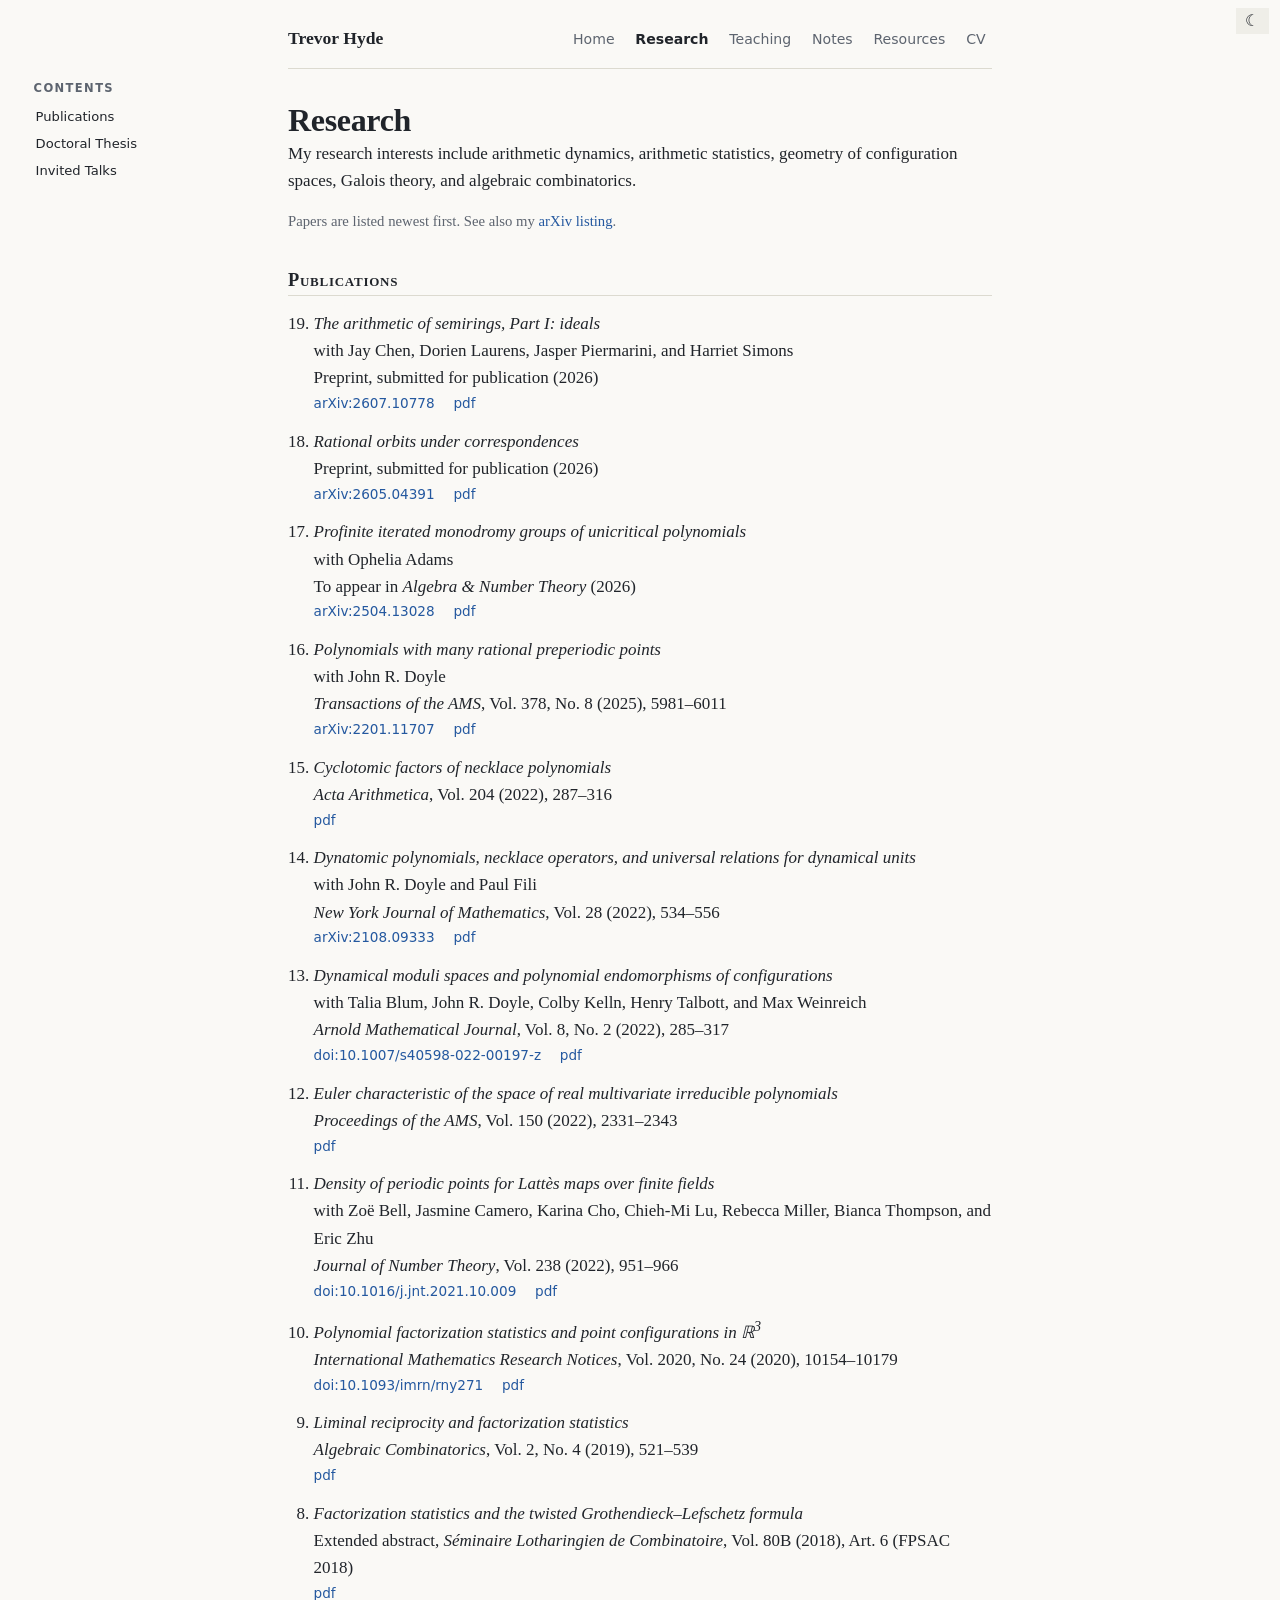
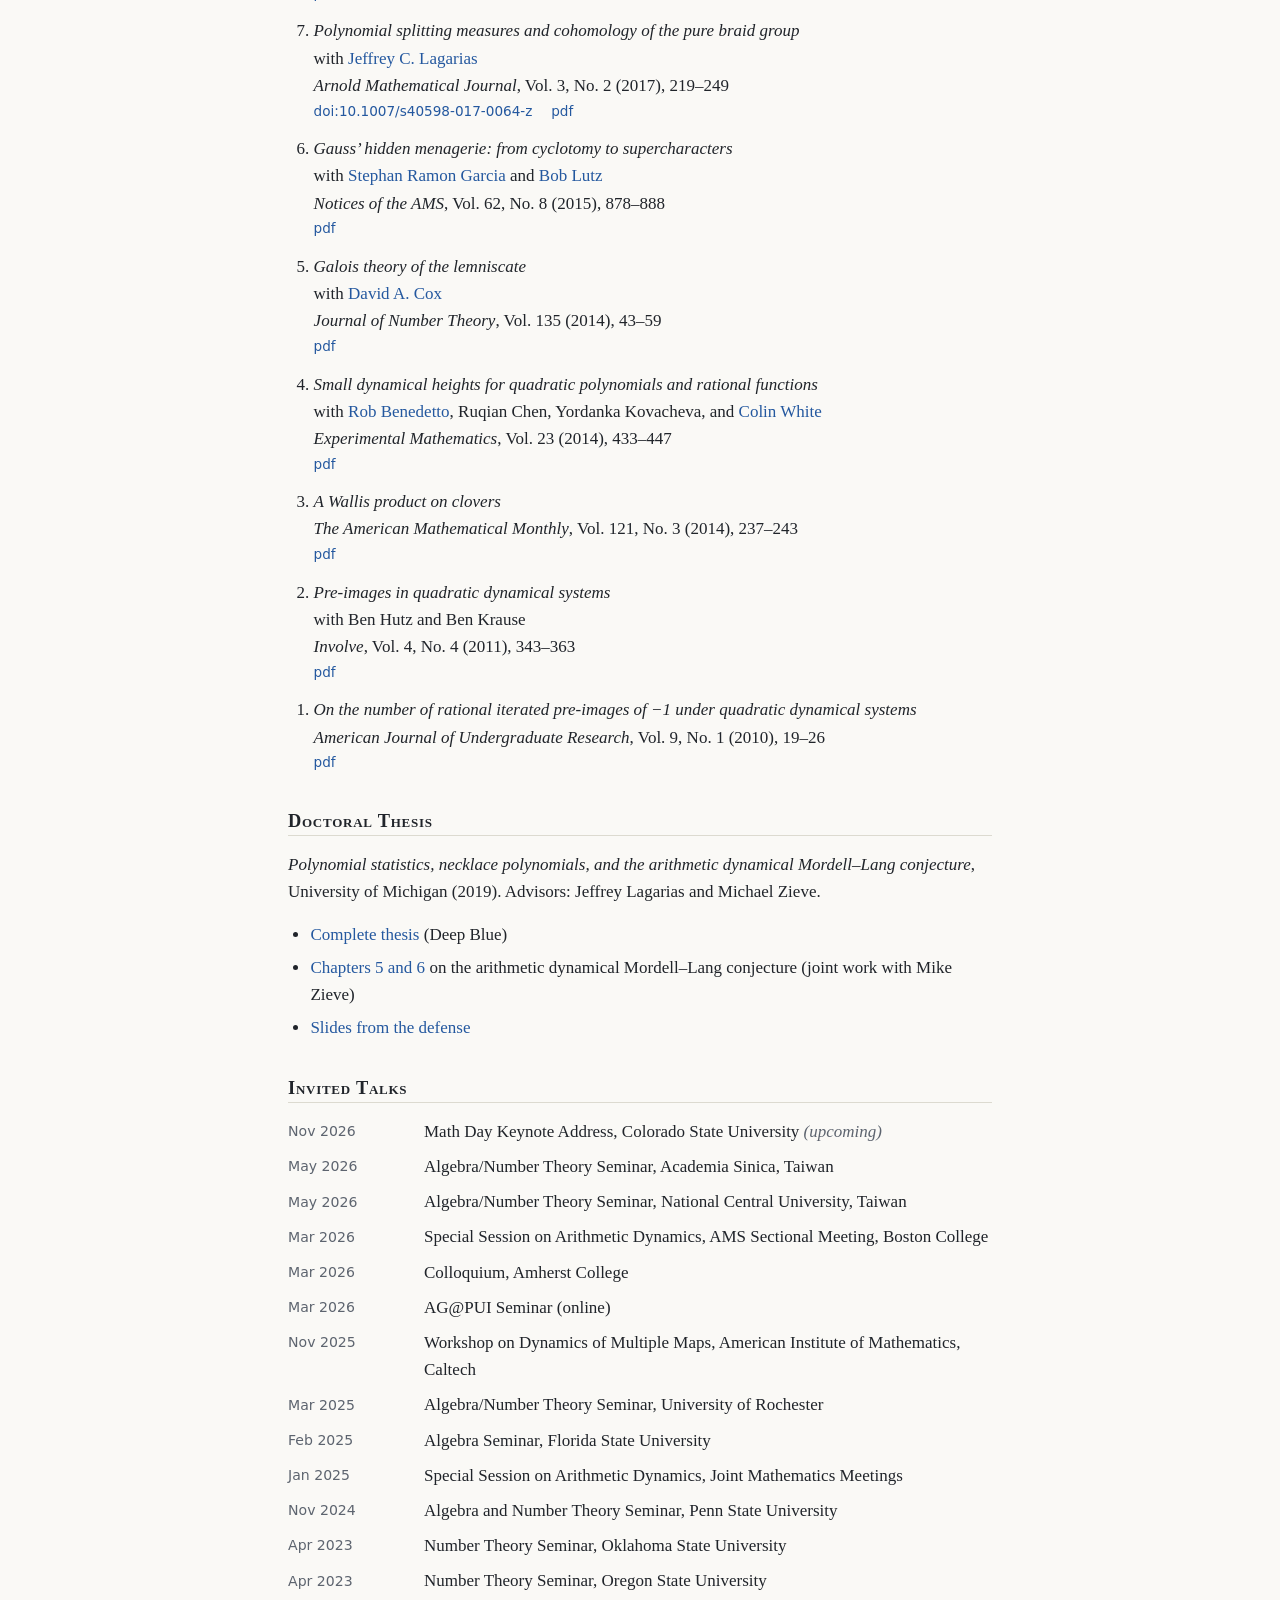
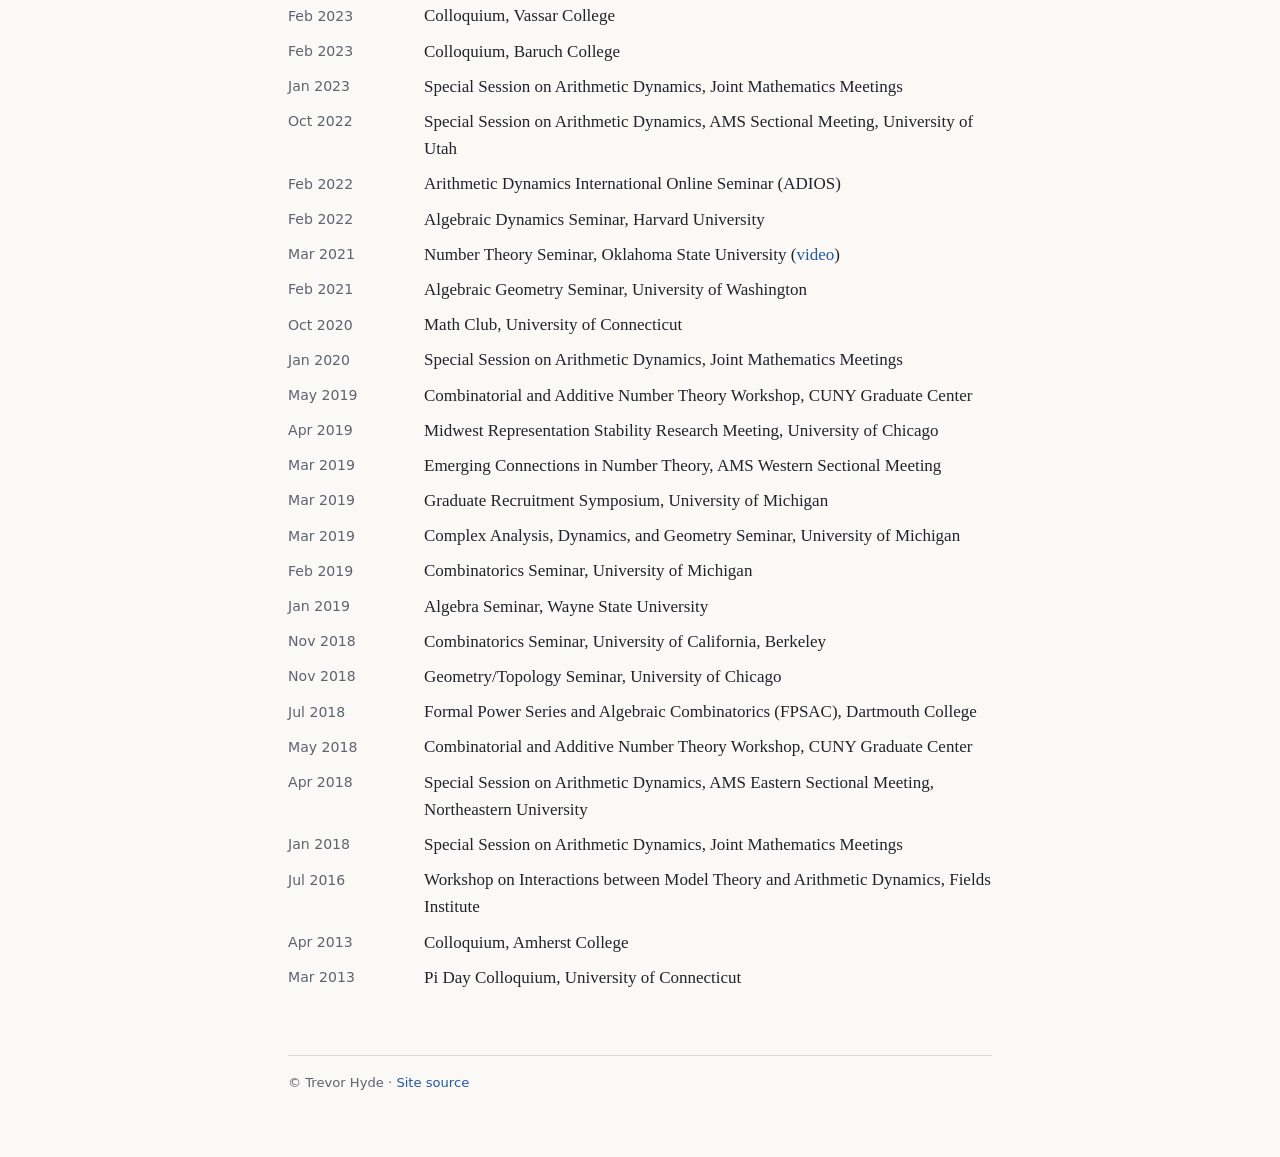
<file: research/index.html>
<!DOCTYPE html>
<html lang="en">
<head>
<meta charset="utf-8">
<meta name="viewport" content="width=device-width, initial-scale=1">
<title>Research · Trevor Hyde</title>
<meta name="description" content="Publications, thesis, and invited talks of Trevor Hyde: arithmetic dynamics, arithmetic statistics, configuration spaces, Galois theory, and algebraic combinatorics.">
<meta property="og:site_name" content="Trevor Hyde">
<meta property="og:type" content="website">
<meta property="og:title" content="Research">
<meta property="og:description" content="Publications, thesis, and invited talks of Trevor Hyde: arithmetic dynamics, arithmetic statistics, configuration spaces, Galois theory, and algebraic combinatorics.">
<meta property="og:url" content="https://tghyde.github.io/research/">
<link rel="stylesheet" href="/assets/style.css?v=20261125a">
<link rel="icon" href="/assets/favicon.png">
<link rel="apple-touch-icon" href="/assets/apple-touch-icon.png">
<script>(function(){try{var t=localStorage.getItem('th-theme');if(t==='light'||t==='dark')document.documentElement.setAttribute('data-theme',t);}catch(e){}})();</script>
</head>
<body>
<button id="themetoggle" aria-label="Toggle light or dark theme" title="Toggle light/dark"></button>
<div class="wrap" id="top">
<header class="site">
  <a class="brand" href="/">Trevor Hyde</a>
  <nav class="main">
    <a href="/">Home</a>
    <a href="/research/" aria-current="page">Research</a>
    <a href="/teaching/">Teaching</a>
    <a href="/notes/">Notes</a>
    <a href="/resources/">Resources</a>
    <a href="/cv/">CV</a>
  </nav>
  <button type="button" class="nav-toc" aria-controls="toc" aria-expanded="false">Contents</button>
</header>

<nav class="toc" id="toc" aria-label="Table of contents">
<p class="toc-title">Contents</p>
<ul>
<li class="toc-l1"><a href="#publications">Publications</a></li>
<li class="toc-l1"><a href="#thesis">Doctoral Thesis</a></li>
<li class="toc-l1"><a href="#talks">Invited Talks</a></li>
</ul>
</nav>
<main>
<h1>Research</h1>
<p>My research interests include arithmetic dynamics, arithmetic statistics, geometry of configuration spaces, Galois theory, and algebraic combinatorics.</p>
<p class="small muted">Papers are listed newest first. See also my <a href="https://arxiv.org/search/?searchtype=author&query=Hyde%2C+Trevor">arXiv listing</a>.</p>

<h2 id="publications">Publications</h2>
<ol class="pubs" reversed>
  <li><span class="t">The arithmetic of semirings, Part I: ideals</span>
    <span class="with">with Jay Chen, Dorien Laurens, Jasper Piermarini, and Harriet Simons</span>
    <span class="venue">Preprint, submitted for publication (2026)</span>
    <span class="refs"><a href="https://arxiv.org/abs/2607.10778">arXiv:2607.10778</a> <a href="https://pages.vassar.edu/thyde/files/2026/07/Chen-Hyde-Laurens-Piermarini-Simons-The-arithmetic-of-semirings-part-1.pdf">pdf</a></span></li>
  <li><span class="t">Rational orbits under correspondences</span>
    <span class="venue">Preprint, submitted for publication (2026)</span>
    <span class="refs"><a href="https://arxiv.org/abs/2605.04391">arXiv:2605.04391</a> <a href="https://pages.vassar.edu/thyde/files/2026/05/Hyde-Rational-orbits-under-correspondences.pdf">pdf</a></span></li>
  <li><span class="t">Profinite iterated monodromy groups of unicritical polynomials</span>
    <span class="with">with Ophelia Adams</span>
    <span class="venue">To appear in <em>Algebra &amp; Number Theory</em> (2026)</span>
    <span class="refs"><a href="https://arxiv.org/abs/2504.13028">arXiv:2504.13028</a> <a href="https://pages.vassar.edu/thyde/files/2025/04/Adams-Hyde-Profinite-iterated-monodromy-groups-of-unicritical-polynomials.pdf">pdf</a></span></li>
  <li><span class="t">Polynomials with many rational preperiodic points</span>
    <span class="with">with John R. Doyle</span>
    <span class="venue"><em>Transactions of the AMS</em>, Vol. 378, No. 8 (2025), 5981–6011</span>
    <span class="refs"><a href="https://arxiv.org/abs/2201.11707">arXiv:2201.11707</a> <a href="https://pages.vassar.edu/thyde/files/2023/08/Doyle-Hyde-Polynomials-with-many-rational-preperiodic-points.pdf">pdf</a></span></li>
  <li><span class="t">Cyclotomic factors of necklace polynomials</span>
    <span class="venue"><em>Acta Arithmetica</em>, Vol. 204 (2022), 287–316</span>
    <span class="refs"><a href="https://pages.vassar.edu/thyde/files/2023/08/Hyde-Cyclotomic-factors-of-necklace-polynomials.pdf">pdf</a></span></li>
  <li><span class="t">Dynatomic polynomials, necklace operators, and universal relations for dynamical units</span>
    <span class="with">with John R. Doyle and Paul Fili</span>
    <span class="venue"><em>New York Journal of Mathematics</em>, Vol. 28 (2022), 534–556</span>
    <span class="refs"><a href="https://arxiv.org/abs/2108.09333">arXiv:2108.09333</a> <a href="https://pages.vassar.edu/thyde/files/2023/08/Doyle-Fili-Hyde-Dynatomic-polynomials-necklace-operators-and-universal-relations-for-dynamical-units.pdf">pdf</a></span></li>
  <li><span class="t">Dynamical moduli spaces and polynomial endomorphisms of configurations</span>
    <span class="with">with Talia Blum, John R. Doyle, Colby Kelln, Henry Talbott, and Max Weinreich</span>
    <span class="venue"><em>Arnold Mathematical Journal</em>, Vol. 8, No. 2 (2022), 285–317</span>
    <span class="refs"><a href="https://doi.org/10.1007/s40598-022-00197-z">doi:10.1007/s40598-022-00197-z</a> <a href="https://pages.vassar.edu/thyde/files/2023/08/Blum-Doyle-Hyde-Kelln-Talbott-Weinreich-Dynamical-moduli-spaces-and-polynomial-endomorphisms-of-configurations.pdf">pdf</a></span></li>
  <li><span class="t">Euler characteristic of the space of real multivariate irreducible polynomials</span>
    <span class="venue"><em>Proceedings of the AMS</em>, Vol. 150 (2022), 2331–2343</span>
    <span class="refs"><a href="https://pages.vassar.edu/thyde/files/2023/08/Hyde-Euler-characteristic-of-the-space-of-real-multivariate-irreducible-polynomials.pdf">pdf</a></span></li>
  <li><span class="t">Density of periodic points for Lattès maps over finite fields</span>
    <span class="with">with Zoë Bell, Jasmine Camero, Karina Cho, Chieh-Mi Lu, Rebecca Miller, Bianca Thompson, and Eric Zhu</span>
    <span class="venue"><em>Journal of Number Theory</em>, Vol. 238 (2022), 951–966</span>
    <span class="refs"><a href="https://doi.org/10.1016/j.jnt.2021.10.009">doi:10.1016/j.jnt.2021.10.009</a> <a href="https://pages.vassar.edu/thyde/files/2023/08/Bell-Camero-Cho-Hyde-Lu-Miller-Thompson-Zhu-Density-of-periodic-points-for-Lattes-maps-over-finite-fields.pdf">pdf</a></span></li>
  <li><span class="t">Polynomial factorization statistics and point configurations in ℝ<sup>3</sup></span>
    <span class="venue"><em>International Mathematics Research Notices</em>, Vol. 2020, No. 24 (2020), 10154–10179</span>
    <span class="refs"><a href="https://doi.org/10.1093/imrn/rny271">doi:10.1093/imrn/rny271</a> <a href="https://pages.vassar.edu/thyde/files/2023/08/Hyde-Polynomial-factorization-statistics-and-point-configurations-in-R%5E3.pdf">pdf</a></span></li>
  <li><span class="t">Liminal reciprocity and factorization statistics</span>
    <span class="venue"><em>Algebraic Combinatorics</em>, Vol. 2, No. 4 (2019), 521–539</span>
    <span class="refs"><a href="https://pages.vassar.edu/thyde/files/2023/08/Hyde-Liminal-reciprocity-and-factorization-statistics.pdf">pdf</a></span></li>
  <li><span class="t">Factorization statistics and the twisted Grothendieck–Lefschetz formula</span>
    <span class="venue">Extended abstract, <em>Séminaire Lotharingien de Combinatoire</em>, Vol. 80B (2018), Art. 6 (FPSAC 2018)</span>
    <span class="refs"><a href="https://pages.vassar.edu/thyde/files/2023/08/Hyde-FPSAC-extended-abstract.pdf">pdf</a></span></li>
  <li><span class="t">Polynomial splitting measures and cohomology of the pure braid group</span>
    <span class="with">with <a href="http://www.math.lsa.umich.edu/~lagarias/">Jeffrey C. Lagarias</a></span>
    <span class="venue"><em>Arnold Mathematical Journal</em>, Vol. 3, No. 2 (2017), 219–249</span>
    <span class="refs"><a href="https://doi.org/10.1007/s40598-017-0064-z">doi:10.1007/s40598-017-0064-z</a> <a href="https://pages.vassar.edu/thyde/files/2023/08/Hyde-Lagarias-Polynomial-splitting-measures-and-cohomology-of-the-pure-braid-group.pdf">pdf</a></span></li>
  <li><span class="t">Gauss’ hidden menagerie: from cyclotomy to supercharacters</span>
    <span class="with">with <a href="http://pages.pomona.edu/~sg064747/">Stephan Ramon Garcia</a> and <a href="https://sites.lsa.umich.edu/boblutz/">Bob Lutz</a></span>
    <span class="venue"><em>Notices of the AMS</em>, Vol. 62, No. 8 (2015), 878–888</span>
    <span class="refs"><a href="https://stephangarcia.sites.pomona.edu/PAPERS/GHMFC2S.pdf">pdf</a></span></li>
  <li><span class="t">Galois theory of the lemniscate</span>
    <span class="with">with <a href="http://www3.amherst.edu/~dacox/">David A. Cox</a></span>
    <span class="venue"><em>Journal of Number Theory</em>, Vol. 135 (2014), 43–59</span>
    <span class="refs"><a href="https://pages.vassar.edu/thyde/files/2023/08/Cox-Hyde-The-Galois-theory-of-the-lemniscate.pdf">pdf</a></span></li>
  <li><span class="t">Small dynamical heights for quadratic polynomials and rational functions</span>
    <span class="with">with <a href="http://www3.amherst.edu/~rlbenedetto/">Rob Benedetto</a>, Ruqian Chen, Yordanka Kovacheva, and <a href="http://www.cs.cmu.edu/~crwhite/">Colin White</a></span>
    <span class="venue"><em>Experimental Mathematics</em>, Vol. 23 (2014), 433–447</span>
    <span class="refs"><a href="https://pages.vassar.edu/thyde/files/2023/08/Benedetto-Chen-Hyde-Kovacheva-White-Small-dynamical-heights-for-quadratic-polynomials-and-rational-functions.pdf">pdf</a></span></li>
  <li><span class="t">A Wallis product on clovers</span>
    <span class="venue"><em>The American Mathematical Monthly</em>, Vol. 121, No. 3 (2014), 237–243</span>
    <span class="refs"><a href="https://pages.vassar.edu/thyde/files/2023/08/Hyde-A-Wallis-product-on-clovers.pdf">pdf</a></span></li>
  <li><span class="t">Pre-images in quadratic dynamical systems</span>
    <span class="with">with Ben Hutz and Ben Krause</span>
    <span class="venue"><em>Involve</em>, Vol. 4, No. 4 (2011), 343–363</span>
    <span class="refs"><a href="https://pages.vassar.edu/thyde/files/2023/08/Hutz-Hyde-Krause-Pre-images-in-quadratic-dynamical-systems.pdf">pdf</a></span></li>
  <li><span class="t">On the number of rational iterated pre-images of −1 under quadratic dynamical systems</span>
    <span class="venue"><em>American Journal of Undergraduate Research</em>, Vol. 9, No. 1 (2010), 19–26</span>
    <span class="refs"><a href="https://pages.vassar.edu/thyde/files/2023/08/Hyde-On-the-number-of-rational-iterated-pre-images-of-1-under-quadratic-dynamical-systems.pdf">pdf</a></span></li>
</ol>

<h2 id="thesis">Doctoral Thesis</h2>
<p><em>Polynomial statistics, necklace polynomials, and the arithmetic dynamical Mordell–Lang conjecture</em>, University of Michigan (2019). Advisors: Jeffrey Lagarias and Michael Zieve.</p>
<ul>
  <li><a href="https://deepblue.lib.umich.edu/handle/2027.42/151684">Complete thesis</a> (Deep Blue)</li>
  <li><a href="https://pages.vassar.edu/thyde/files/2025/11/Hyde-Thesis-ADML.pdf">Chapters 5 and 6</a> on the arithmetic dynamical Mordell–Lang conjecture (joint work with Mike Zieve)</li>
  <li><a href="https://math.uchicago.edu/~tghyde/Hyde%20--%20Thesis%20Defense.pdf">Slides from the defense</a></li>
</ul>

<h2 id="talks">Invited Talks</h2>
<ul class="talks">
  <li><span class="d">Nov 2026</span><span>Math Day Keynote Address, Colorado State University <em class="muted">(upcoming)</em></span></li>
  <li><span class="d">May 2026</span><span>Algebra/Number Theory Seminar, Academia Sinica, Taiwan</span></li>
  <li><span class="d">May 2026</span><span>Algebra/Number Theory Seminar, National Central University, Taiwan</span></li>
  <li><span class="d">Mar 2026</span><span>Special Session on Arithmetic Dynamics, AMS Sectional Meeting, Boston College</span></li>
  <li><span class="d">Mar 2026</span><span>Colloquium, Amherst College</span></li>
  <li><span class="d">Mar 2026</span><span>AG@PUI Seminar (online)</span></li>
  <li><span class="d">Nov 2025</span><span>Workshop on Dynamics of Multiple Maps, American Institute of Mathematics, Caltech</span></li>
  <li><span class="d">Mar 2025</span><span>Algebra/Number Theory Seminar, University of Rochester</span></li>
  <li><span class="d">Feb 2025</span><span>Algebra Seminar, Florida State University</span></li>
  <li><span class="d">Jan 2025</span><span>Special Session on Arithmetic Dynamics, Joint Mathematics Meetings</span></li>
  <li><span class="d">Nov 2024</span><span>Algebra and Number Theory Seminar, Penn State University</span></li>
  <li><span class="d">Apr 2023</span><span>Number Theory Seminar, Oklahoma State University</span></li>
  <li><span class="d">Apr 2023</span><span>Number Theory Seminar, Oregon State University</span></li>
  <li><span class="d">Feb 2023</span><span>Colloquium, Vassar College</span></li>
  <li><span class="d">Feb 2023</span><span>Colloquium, Baruch College</span></li>
  <li><span class="d">Jan 2023</span><span>Special Session on Arithmetic Dynamics, Joint Mathematics Meetings</span></li>
  <li><span class="d">Oct 2022</span><span>Special Session on Arithmetic Dynamics, AMS Sectional Meeting, University of Utah</span></li>
  <li><span class="d">Feb 2022</span><span>Arithmetic Dynamics International Online Seminar (ADIOS)</span></li>
  <li><span class="d">Feb 2022</span><span>Algebraic Dynamics Seminar, Harvard University</span></li>
  <li><span class="d">Mar 2021</span><span>Number Theory Seminar, Oklahoma State University (<a href="https://www.youtube.com/watch?v=bshTIIxQr9Q">video</a>)</span></li>
  <li><span class="d">Feb 2021</span><span>Algebraic Geometry Seminar, University of Washington</span></li>
  <li><span class="d">Oct 2020</span><span>Math Club, University of Connecticut</span></li>
  <li><span class="d">Jan 2020</span><span>Special Session on Arithmetic Dynamics, Joint Mathematics Meetings</span></li>
  <li><span class="d">May 2019</span><span>Combinatorial and Additive Number Theory Workshop, CUNY Graduate Center</span></li>
  <li><span class="d">Apr 2019</span><span>Midwest Representation Stability Research Meeting, University of Chicago</span></li>
  <li><span class="d">Mar 2019</span><span>Emerging Connections in Number Theory, AMS Western Sectional Meeting</span></li>
  <li><span class="d">Mar 2019</span><span>Graduate Recruitment Symposium, University of Michigan</span></li>
  <li><span class="d">Mar 2019</span><span>Complex Analysis, Dynamics, and Geometry Seminar, University of Michigan</span></li>
  <li><span class="d">Feb 2019</span><span>Combinatorics Seminar, University of Michigan</span></li>
  <li><span class="d">Jan 2019</span><span>Algebra Seminar, Wayne State University</span></li>
  <li><span class="d">Nov 2018</span><span>Combinatorics Seminar, University of California, Berkeley</span></li>
  <li><span class="d">Nov 2018</span><span>Geometry/Topology Seminar, University of Chicago</span></li>
  <li><span class="d">Jul 2018</span><span>Formal Power Series and Algebraic Combinatorics (FPSAC), Dartmouth College</span></li>
  <li><span class="d">May 2018</span><span>Combinatorial and Additive Number Theory Workshop, CUNY Graduate Center</span></li>
  <li><span class="d">Apr 2018</span><span>Special Session on Arithmetic Dynamics, AMS Eastern Sectional Meeting, Northeastern University</span></li>
  <li><span class="d">Jan 2018</span><span>Special Session on Arithmetic Dynamics, Joint Mathematics Meetings</span></li>
  <li><span class="d">Jul 2016</span><span>Workshop on Interactions between Model Theory and Arithmetic Dynamics, Fields Institute</span></li>
  <li><span class="d">Apr 2013</span><span>Colloquium, Amherst College</span></li>
  <li><span class="d">Mar 2013</span><span>Pi Day Colloquium, University of Connecticut</span></li>
</ul>
</main>

<footer class="site">
  &copy; Trevor Hyde &middot; <a href="https://github.com/tghyde/tghyde.github.io">Site source</a>
</footer>
</div>
<script src="/assets/site.js?v=20261031b"></script>
</body>
</html>
</file>
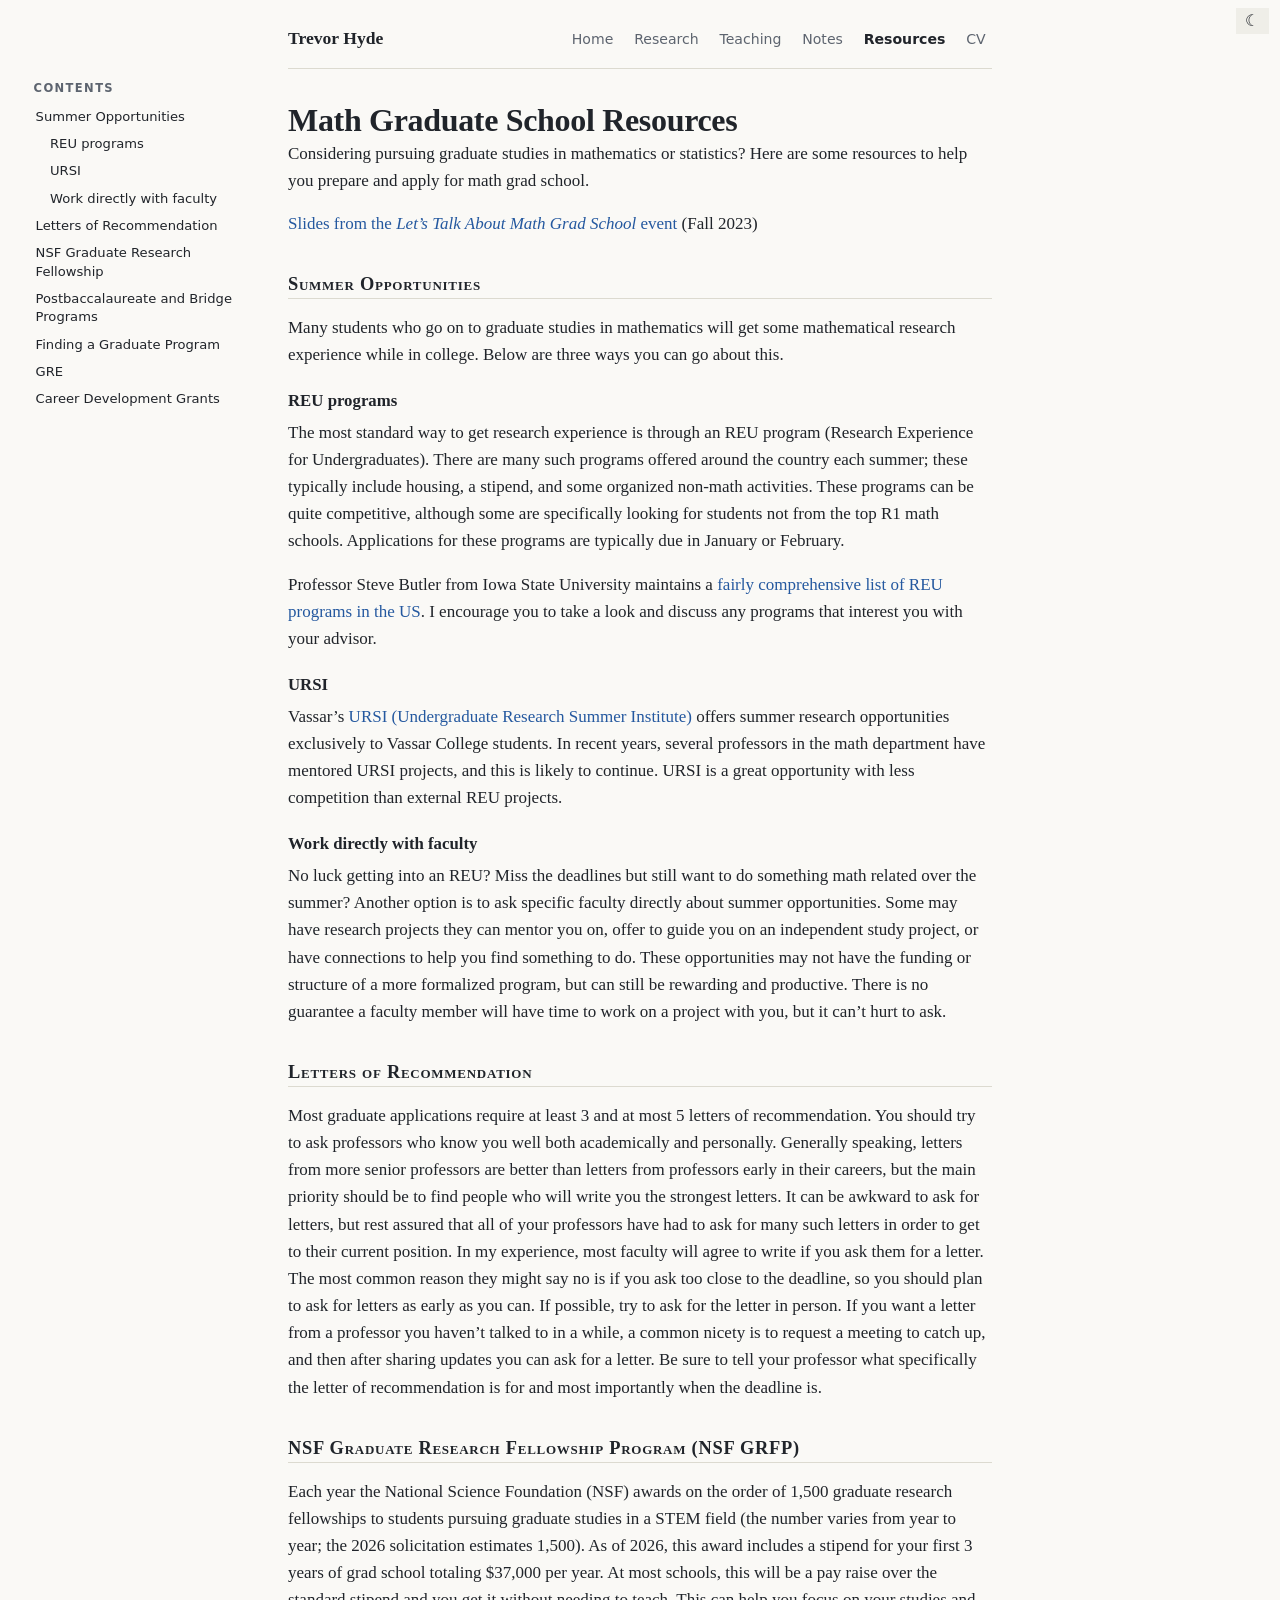
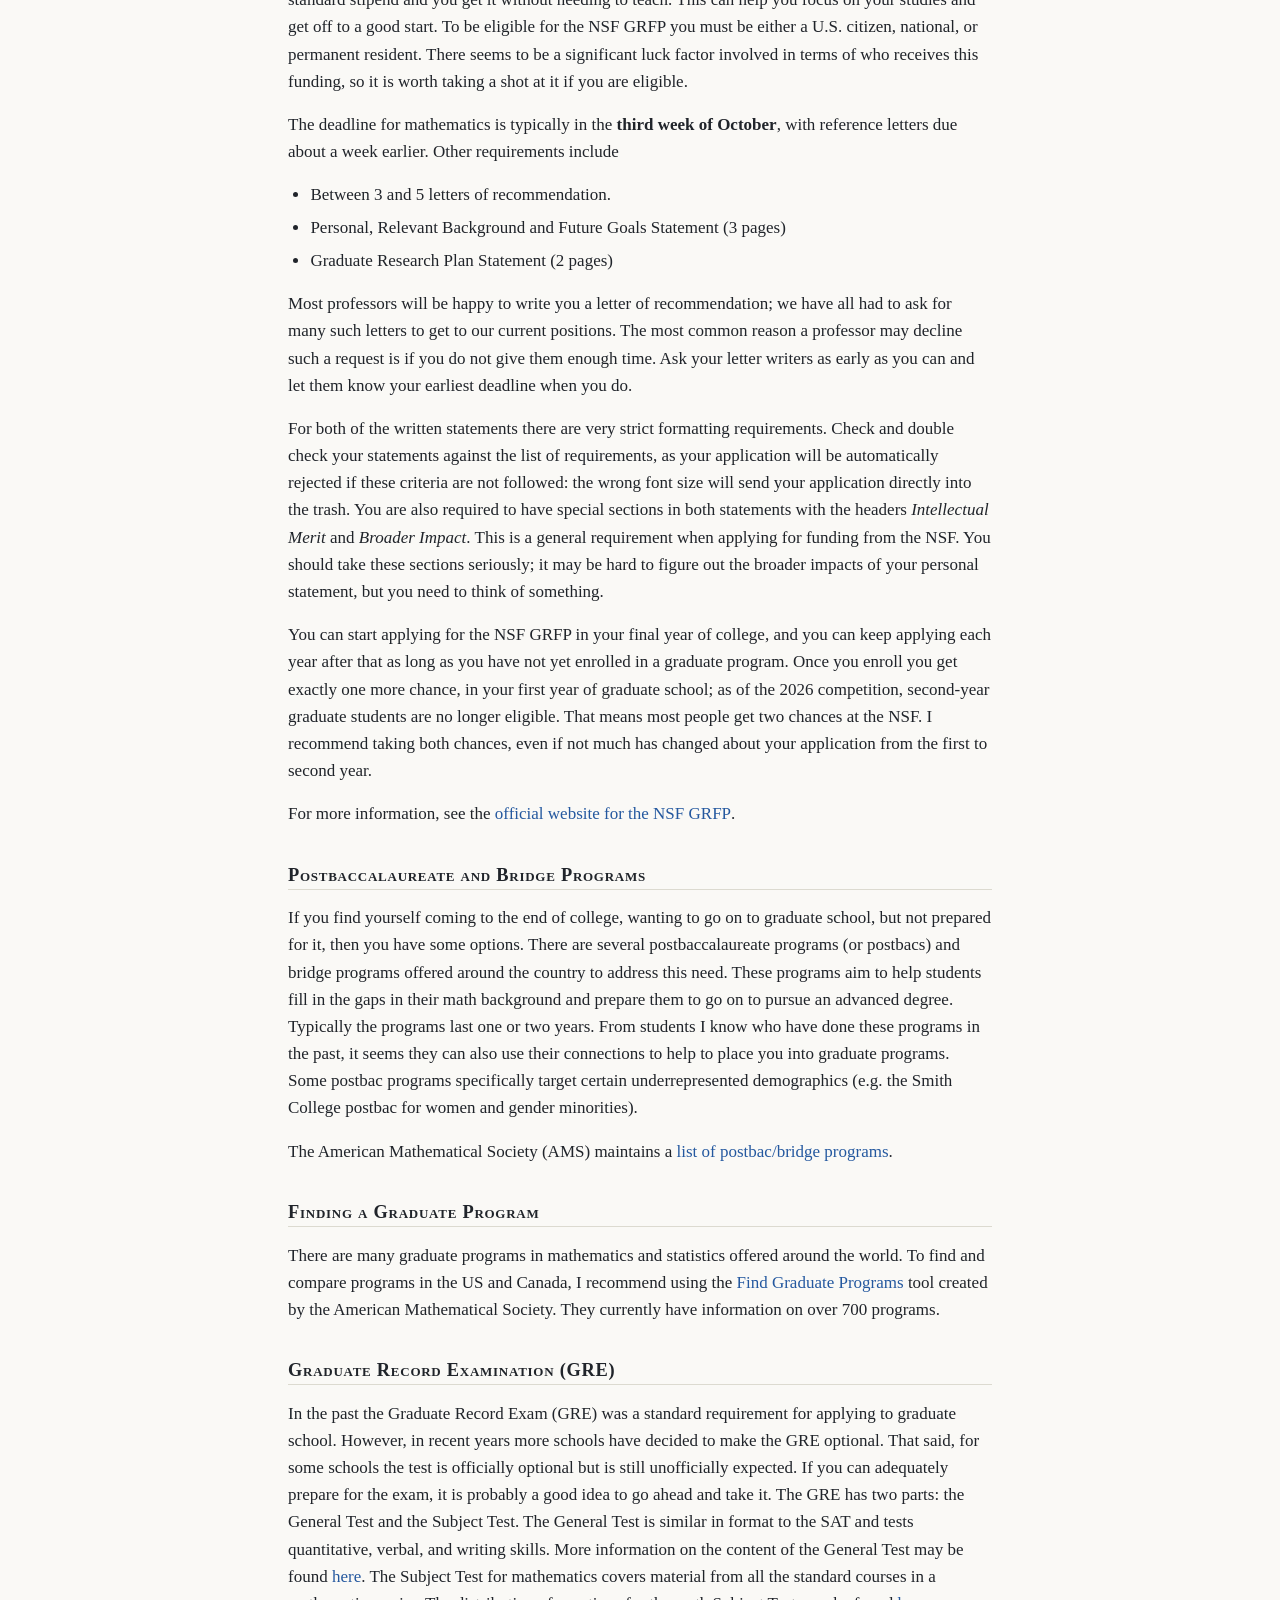
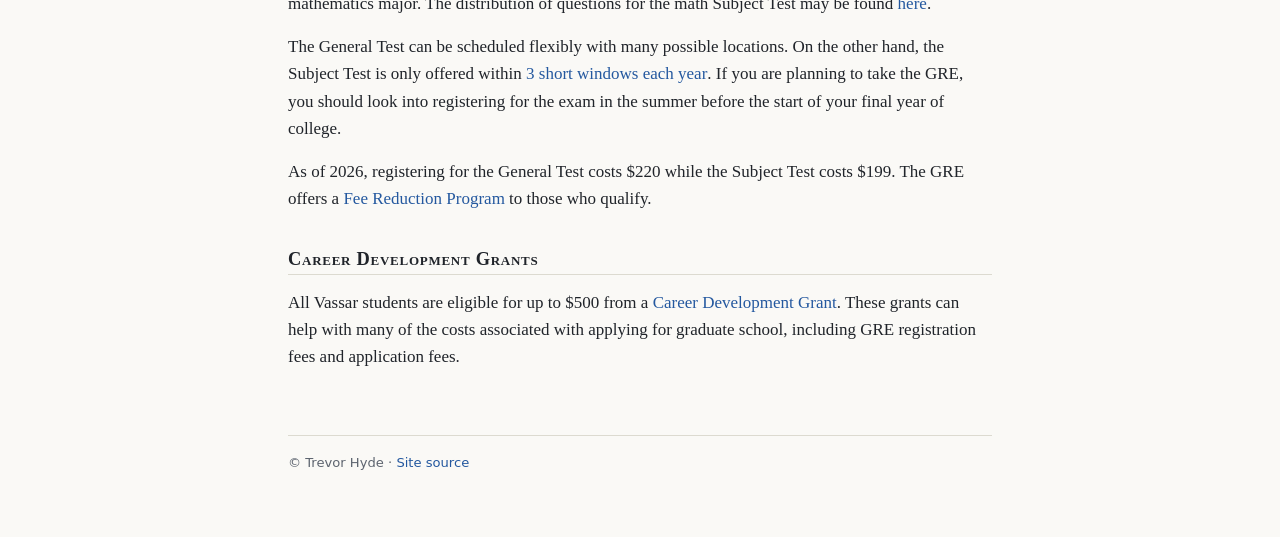
<file: resources/index.html>
<!DOCTYPE html>
<html lang="en">
<head>
<meta charset="utf-8">
<meta name="viewport" content="width=device-width, initial-scale=1">
<title>Math Grad School Resources · Trevor Hyde</title>
<meta name="description" content="Resources for undergraduates considering graduate school in mathematics or statistics: summer research, letters, the NSF GRFP, postbac programs, the GRE, and funding.">
<meta property="og:site_name" content="Trevor Hyde">
<meta property="og:type" content="website">
<meta property="og:title" content="Math Grad School Resources">
<meta property="og:description" content="Resources for undergraduates considering graduate school in mathematics or statistics: summer research, letters, the NSF GRFP, postbac programs, the GRE, and funding.">
<meta property="og:url" content="https://tghyde.github.io/resources/">
<link rel="stylesheet" href="/assets/style.css?v=20261125a">
<link rel="icon" href="/assets/favicon.png">
<link rel="apple-touch-icon" href="/assets/apple-touch-icon.png">
<script>(function(){try{var t=localStorage.getItem('th-theme');if(t==='light'||t==='dark')document.documentElement.setAttribute('data-theme',t);}catch(e){}})();</script>
</head>
<body>
<button id="themetoggle" aria-label="Toggle light or dark theme" title="Toggle light/dark"></button>
<div class="wrap" id="top">
<header class="site">
  <a class="brand" href="/">Trevor Hyde</a>
  <nav class="main">
    <a href="/">Home</a>
    <a href="/research/">Research</a>
    <a href="/teaching/">Teaching</a>
    <a href="/notes/">Notes</a>
    <a href="/resources/" aria-current="page">Resources</a>
    <a href="/cv/">CV</a>
  </nav>
  <button type="button" class="nav-toc" aria-controls="toc" aria-expanded="false">Contents</button>
</header>

<nav class="toc" id="toc" aria-label="Table of contents">
<p class="toc-title">Contents</p>
<ul>
<li class="toc-l1"><a href="#summer">Summer Opportunities</a></li>
<li class="toc-l2"><a href="#reu">REU programs</a></li>
<li class="toc-l2"><a href="#ursi">URSI</a></li>
<li class="toc-l2"><a href="#faculty">Work directly with faculty</a></li>
<li class="toc-l1"><a href="#letters">Letters of Recommendation</a></li>
<li class="toc-l1"><a href="#nsf">NSF Graduate Research Fellowship</a></li>
<li class="toc-l1"><a href="#postbac">Postbaccalaureate and Bridge Programs</a></li>
<li class="toc-l1"><a href="#find">Finding a Graduate Program</a></li>
<li class="toc-l1"><a href="#gre">GRE</a></li>
<li class="toc-l1"><a href="#cdg">Career Development Grants</a></li>
</ul>
</nav>
<main>
<h1>Math Graduate School Resources</h1>
<p>Considering pursuing graduate studies in mathematics or statistics? Here are some resources to help you prepare and apply for math grad school.</p>
<p><a href="https://pages.vassar.edu/thyde/files/2023/11/Hyde-Lets-talk-about-math-grad-school-Fall-2023.pdf">Slides from the <em>Let’s Talk About Math Grad School</em> event</a> (Fall 2023)</p>

<h2 id="summer">Summer Opportunities</h2>
<p>Many students who go on to graduate studies in mathematics will get some mathematical research experience while in college. Below are three ways you can go about this.</p>

<h3 id="reu">REU programs</h3>
<p>The most standard way to get research experience is through an REU program (Research Experience for Undergraduates). There are many such programs offered around the country each summer; these typically include housing, a stipend, and some organized non-math activities. These programs can be quite competitive, although some are specifically looking for students not from the top R1 math schools. Applications for these programs are typically due in January or February.</p>
<p>Professor Steve Butler from Iowa State University maintains a <a href="https://sites.google.com/view/mathreu">fairly comprehensive list of REU programs in the US</a>. I encourage you to take a look and discuss any programs that interest you with your advisor.</p>

<h3 id="ursi">URSI</h3>
<p>Vassar’s <a href="https://www.vassar.edu/ursi">URSI (Undergraduate Research Summer Institute)</a> offers summer research opportunities exclusively to Vassar College students. In recent years, several professors in the math department have mentored URSI projects, and this is likely to continue. URSI is a great opportunity with less competition than external REU projects.</p>

<h3 id="faculty">Work directly with faculty</h3>
<p>No luck getting into an REU? Miss the deadlines but still want to do something math related over the summer? Another option is to ask specific faculty directly about summer opportunities. Some may have research projects they can mentor you on, offer to guide you on an independent study project, or have connections to help you find something to do. These opportunities may not have the funding or structure of a more formalized program, but can still be rewarding and productive. There is no guarantee a faculty member will have time to work on a project with you, but it can’t hurt to ask.</p>

<h2 id="letters">Letters of Recommendation</h2>
<p>Most graduate applications require at least 3 and at most 5 letters of recommendation. You should try to ask professors who know you well both academically and personally. Generally speaking, letters from more senior professors are better than letters from professors early in their careers, but the main priority should be to find people who will write you the strongest letters. It can be awkward to ask for letters, but rest assured that all of your professors have had to ask for many such letters in order to get to their current position. In my experience, most faculty will agree to write if you ask them for a letter. The most common reason they might say no is if you ask too close to the deadline, so you should plan to ask for letters as early as you can. If possible, try to ask for the letter in person. If you want a letter from a professor you haven’t talked to in a while, a common nicety is to request a meeting to catch up, and then after sharing updates you can ask for a letter. Be sure to tell your professor what specifically the letter of recommendation is for and most importantly when the deadline is.</p>

<h2 id="nsf">NSF Graduate Research Fellowship Program (NSF GRFP)</h2>
<p>Each year the National Science Foundation (NSF) awards on the order of 1,500 graduate research fellowships to students pursuing graduate studies in a STEM field (the number varies from year to year; the 2026 solicitation estimates 1,500). As of 2026, this award includes a stipend for your first 3 years of grad school totaling $37,000 per year. At most schools, this will be a pay raise over the standard stipend and you get it without needing to teach. This can help you focus on your studies and get off to a good start. To be eligible for the NSF GRFP you must be either a U.S. citizen, national, or permanent resident. There seems to be a significant luck factor involved in terms of who receives this funding, so it is worth taking a shot at it if you are eligible.</p>
<p>The deadline for mathematics is typically in the <strong>third week of October</strong>, with reference letters due about a week earlier. Other requirements include</p>
<ul>
  <li>Between 3 and 5 letters of recommendation.</li>
  <li>Personal, Relevant Background and Future Goals Statement (3 pages)</li>
  <li>Graduate Research Plan Statement (2 pages)</li>
</ul>
<p>Most professors will be happy to write you a letter of recommendation; we have all had to ask for many such letters to get to our current positions. The most common reason a professor may decline such a request is if you do not give them enough time. Ask your letter writers as early as you can and let them know your earliest deadline when you do.</p>
<p>For both of the written statements there are very strict formatting requirements. Check and double check your statements against the list of requirements, as your application will be automatically rejected if these criteria are not followed: the wrong font size will send your application directly into the trash. You are also required to have special sections in both statements with the headers <em>Intellectual Merit</em> and <em>Broader Impact</em>. This is a general requirement when applying for funding from the NSF. You should take these sections seriously; it may be hard to figure out the broader impacts of your personal statement, but you need to think of something.</p>
<p>You can start applying for the NSF GRFP in your final year of college, and you can keep applying each year after that as long as you have not yet enrolled in a graduate program. Once you enroll you get exactly one more chance, in your first year of graduate school; as of the 2026 competition, second-year graduate students are no longer eligible. That means most people get two chances at the NSF. I recommend taking both chances, even if not much has changed about your application from the first to second year.</p>
<p>For more information, see the <a href="https://www.nsfgrfp.org/">official website for the NSF GRFP</a>.</p>

<h2 id="postbac">Postbaccalaureate and Bridge Programs</h2>
<p>If you find yourself coming to the end of college, wanting to go on to graduate school, but not prepared for it, then you have some options. There are several postbaccalaureate programs (or postbacs) and bridge programs offered around the country to address this need. These programs aim to help students fill in the gaps in their math background and prepare them to go on to pursue an advanced degree. Typically the programs last one or two years. From students I know who have done these programs in the past, it seems they can also use their connections to help to place you into graduate programs. Some postbac programs specifically target certain underrepresented demographics (e.g. the Smith College postbac for women and gender minorities).</p>
<p>The American Mathematical Society (AMS) maintains a <a href="https://www.ams.org/find-graduate-programs?prog_type=POST">list of postbac/bridge programs</a>.</p>

<h2 id="find">Finding a Graduate Program</h2>
<p>There are many graduate programs in mathematics and statistics offered around the world. To find and compare programs in the US and Canada, I recommend using the <a href="https://www.ams.org/find-graduate-programs">Find Graduate Programs</a> tool created by the American Mathematical Society. They currently have information on over 700 programs.</p>

<h2 id="gre">Graduate Record Examination (GRE)</h2>
<p>In the past the Graduate Record Exam (GRE) was a standard requirement for applying to graduate school. However, in recent years more schools have decided to make the GRE optional. That said, for some schools the test is officially optional but is still unofficially expected. If you can adequately prepare for the exam, it is probably a good idea to go ahead and take it. The GRE has two parts: the General Test and the Subject Test. The General Test is similar in format to the SAT and tests quantitative, verbal, and writing skills. More information on the content of the General Test may be found <a href="https://www.ets.org/gre/test-takers/general-test/prepare/content.html">here</a>. The Subject Test for mathematics covers material from all the standard courses in a mathematics major. The distribution of questions for the math Subject Test may be found <a href="https://www.ets.org/gre/test-takers/subject-tests/about/content-structure.html">here</a>.</p>
<p>The General Test can be scheduled flexibly with many possible locations. On the other hand, the Subject Test is only offered within <a href="https://www.ets.org/gre/test-takers/subject-tests/schedule.html">3 short windows each year</a>. If you are planning to take the GRE, you should look into registering for the exam in the summer before the start of your final year of college.</p>
<p>As of 2026, registering for the General Test costs $220 while the Subject Test costs $199. The GRE offers a <a href="https://www.ets.org/gre/test-takers/general-test/register/fees.html">Fee Reduction Program</a> to those who qualify.</p>

<h2 id="cdg">Career Development Grants</h2>
<p>All Vassar students are eligible for up to $500 from a <a href="https://offices.vassar.edu/career-education/funding/career-development-grants/">Career Development Grant</a>. These grants can help with many of the costs associated with applying for graduate school, including GRE registration fees and application fees.</p>
</main>

<footer class="site">
  &copy; Trevor Hyde &middot; <a href="https://github.com/tghyde/tghyde.github.io">Site source</a>
</footer>
</div>
<script src="/assets/site.js?v=20261031b"></script>
</body>
</html>
</file>
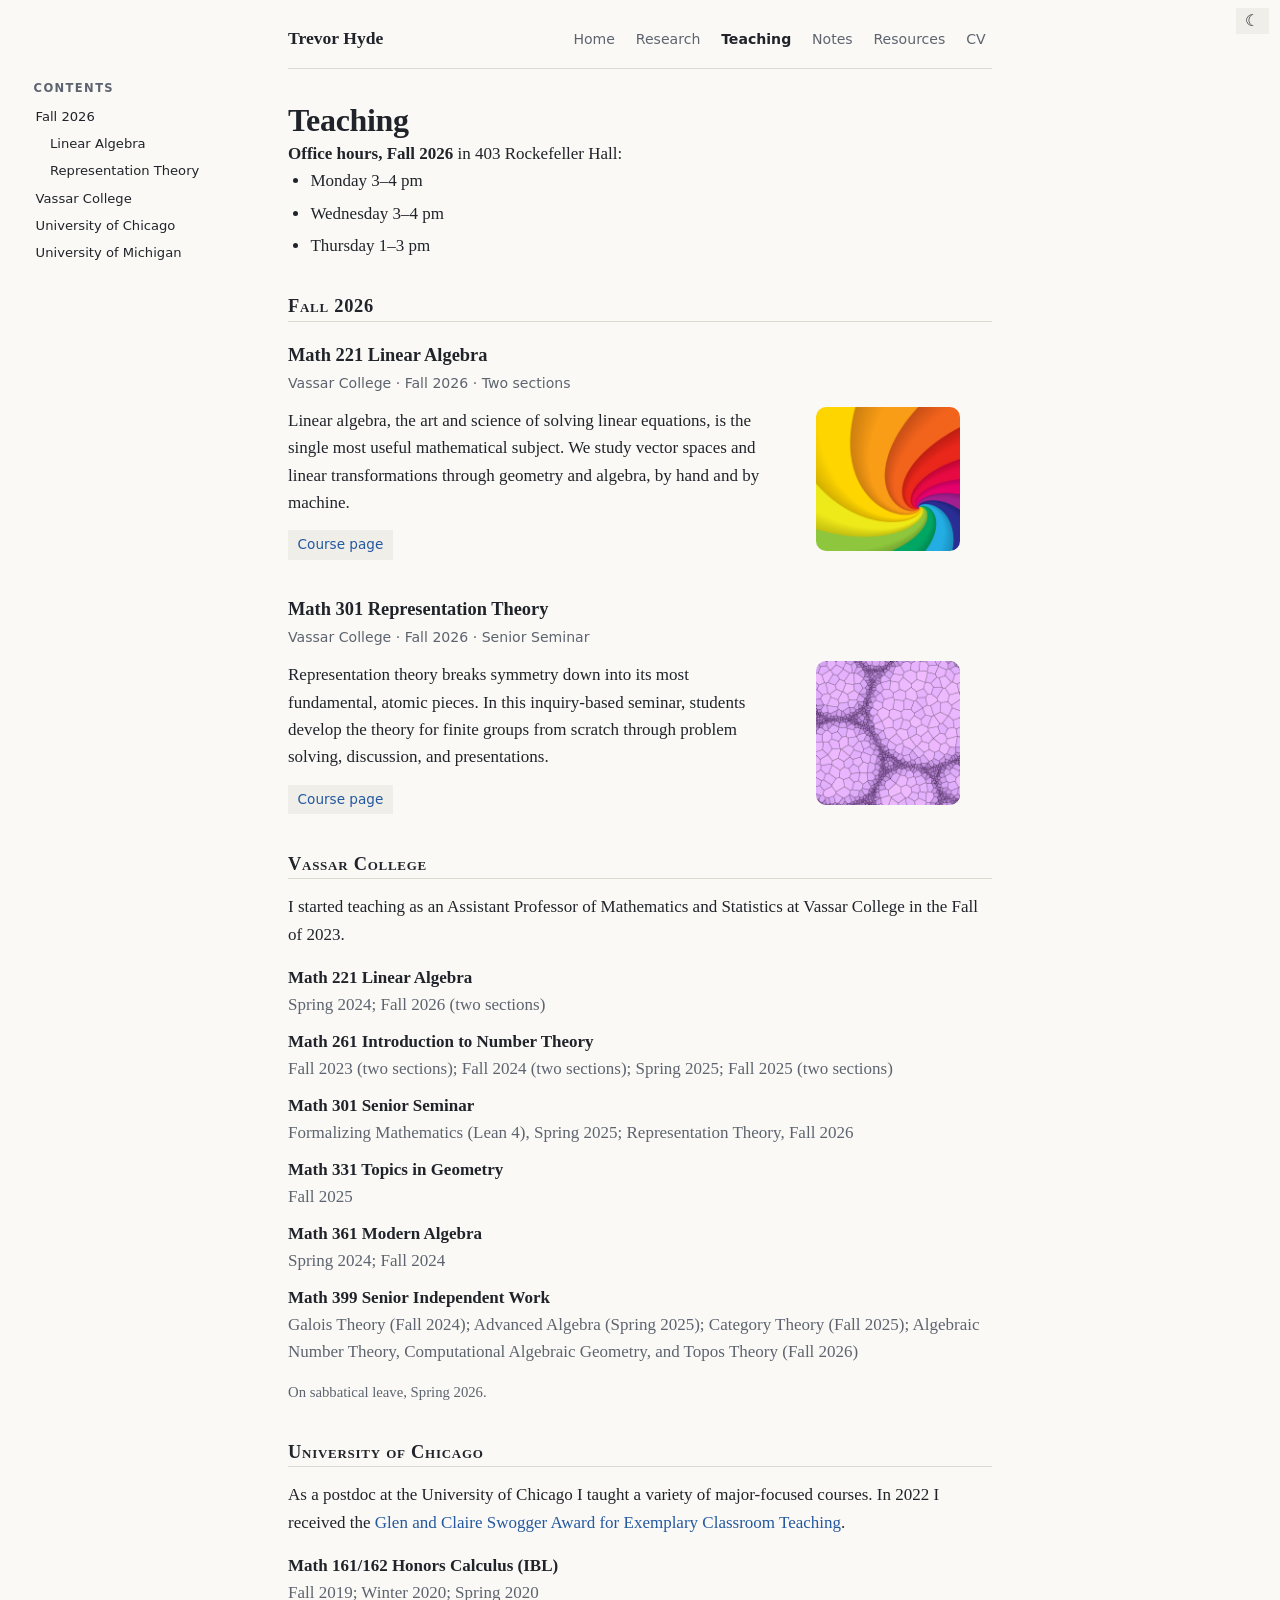
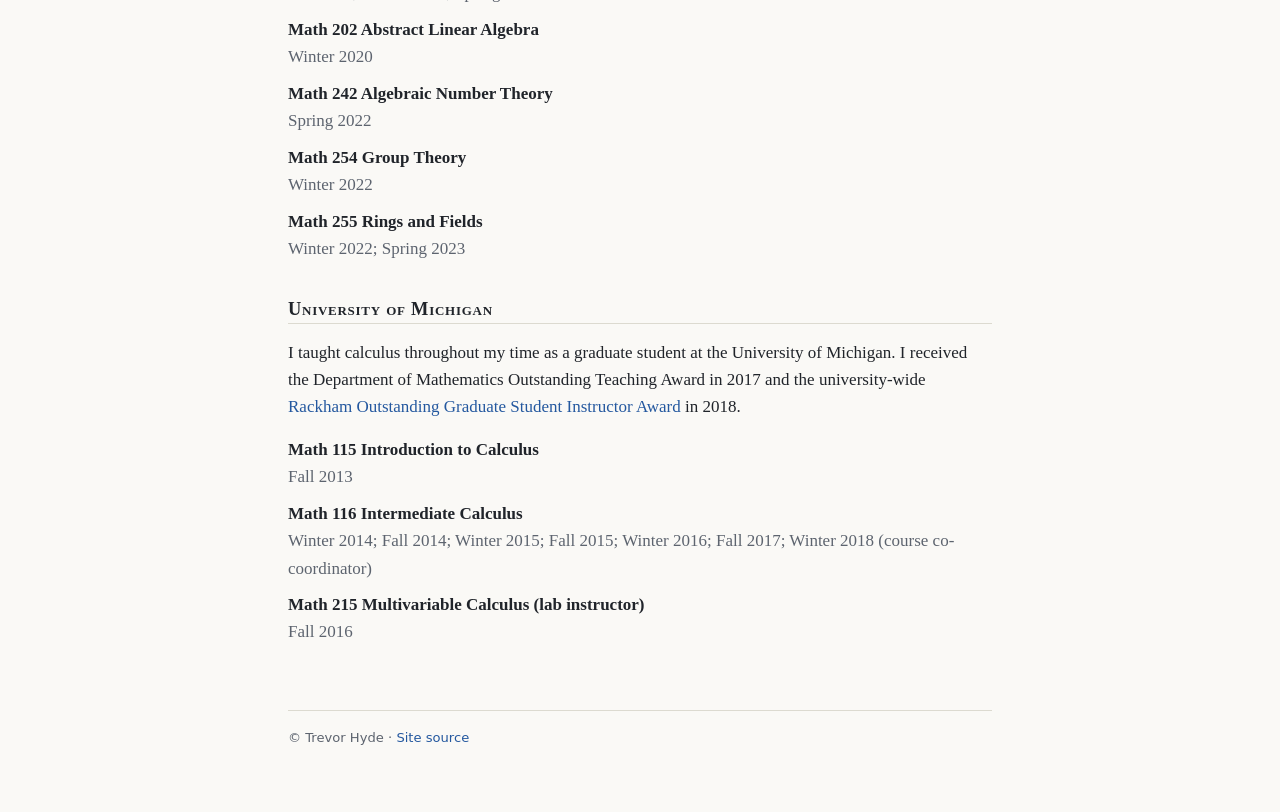
<file: teaching/index.html>
<!DOCTYPE html>
<html lang="en">
<head>
<meta charset="utf-8">
<meta name="viewport" content="width=device-width, initial-scale=1">
<title>Teaching · Trevor Hyde</title>
<meta name="description" content="Courses taught by Trevor Hyde at Vassar College, the University of Chicago, and the University of Michigan.">
<meta property="og:site_name" content="Trevor Hyde">
<meta property="og:type" content="website">
<meta property="og:title" content="Teaching">
<meta property="og:description" content="Courses taught by Trevor Hyde at Vassar College, the University of Chicago, and the University of Michigan.">
<meta property="og:url" content="https://tghyde.github.io/teaching/">
<link rel="stylesheet" href="/assets/style.css?v=20261125a">
<link rel="icon" href="/assets/favicon.png">
<link rel="apple-touch-icon" href="/assets/apple-touch-icon.png">
<script>(function(){try{var t=localStorage.getItem('th-theme');if(t==='light'||t==='dark')document.documentElement.setAttribute('data-theme',t);}catch(e){}})();</script>
</head>
<body>
<button id="themetoggle" aria-label="Toggle light or dark theme" title="Toggle light/dark"></button>
<div class="wrap" id="top">
<header class="site">
  <a class="brand" href="/">Trevor Hyde</a>
  <nav class="main">
    <a href="/">Home</a>
    <a href="/research/">Research</a>
    <a href="/teaching/" aria-current="page">Teaching</a>
    <a href="/notes/">Notes</a>
    <a href="/resources/">Resources</a>
    <a href="/cv/">CV</a>
  </nav>
  <button type="button" class="nav-toc" aria-controls="toc" aria-expanded="false">Contents</button>
</header>

<nav class="toc" id="toc" aria-label="Table of contents">
<p class="toc-title">Contents</p>
<ul>
<li class="toc-l1"><a href="#fall-2026">Fall 2026</a></li>
<li class="toc-l2"><a href="#math-221">Linear Algebra</a></li>
<li class="toc-l2"><a href="#math-301">Representation Theory</a></li>
<li class="toc-l1"><a href="#vassar">Vassar College</a></li>
<li class="toc-l1"><a href="#chicago">University of Chicago</a></li>
<li class="toc-l1"><a href="#michigan">University of Michigan</a></li>
</ul>
</nav>
<main>
<h1>Teaching</h1>
<div class="office-hours">
<p><strong>Office hours, Fall 2026</strong> in 403 Rockefeller Hall:</p>
<ul>
  <li>Monday 3&ndash;4 pm</li>
  <li>Wednesday 3&ndash;4 pm</li>
  <li>Thursday 1&ndash;3 pm</li>
</ul>
</div>

<h2 id="fall-2026">Fall 2026</h2>
<article class="note" id="math-221">
  <h3>Math 221 Linear Algebra</h3>
  <p class="meta">Vassar College &middot; Fall 2026 &middot; Two sections</p>
  <div class="body">
    <div class="text">
      <p>Linear algebra, the art and science of solving linear equations, is the single most useful mathematical subject. We study vector spaces and linear transformations through geometry and algebra, by hand and by machine.</p>
      <div class="actions">
        <a class="btn" href="https://tghyde.github.io/math221-fall2026/">Course page</a>
      </div>
    </div>
    <img class="course-icon" src="/teaching/math221-icon.png" alt="The Math 221 icon: a rainbow of colored bands spiraling into a point" width="300" height="300">
  </div>
</article>

<article class="note" id="math-301">
  <h3>Math 301 Representation Theory</h3>
  <p class="meta">Vassar College &middot; Fall 2026 &middot; Senior Seminar</p>
  <div class="body">
    <div class="text">
      <p>Representation theory breaks symmetry down into its most fundamental, atomic pieces. In this inquiry-based seminar, students develop the theory for finite groups from scratch through problem solving, discussion, and presentations.</p>
      <div class="actions">
        <a class="btn" href="https://tghyde.github.io/math301-fall2026/">Course page</a>
      </div>
    </div>
    <img class="course-icon" src="/teaching/math301-icon.png" alt="The Math 301 icon: a lavender Voronoi tiling whose cells shrink along winding bands" width="300" height="300" loading="lazy">
  </div>
</article>

<h2 id="vassar">Vassar College</h2>
<p>I started teaching as an Assistant Professor of Mathematics and Statistics at Vassar College in the Fall of 2023.</p>
<ul class="courses">
  <li><span class="c">Math 221 Linear Algebra</span><span class="s">Spring 2024; Fall 2026 (two sections)</span></li>
  <li><span class="c">Math 261 Introduction to Number Theory</span><span class="s">Fall 2023 (two sections); Fall 2024 (two sections); Spring 2025; Fall 2025 (two sections)</span></li>
  <li><span class="c">Math 301 Senior Seminar</span><span class="s">Formalizing Mathematics (Lean 4), Spring 2025; Representation Theory, Fall 2026</span></li>
  <li><span class="c">Math 331 Topics in Geometry</span><span class="s">Fall 2025</span></li>
  <li><span class="c">Math 361 Modern Algebra</span><span class="s">Spring 2024; Fall 2024</span></li>
  <li><span class="c">Math 399 Senior Independent Work</span><span class="s">Galois Theory (Fall 2024); Advanced Algebra (Spring 2025); Category Theory (Fall 2025); Algebraic Number Theory, Computational Algebraic Geometry, and Topos Theory (Fall 2026)</span></li>
</ul>
<p class="muted small">On sabbatical leave, Spring 2026.</p>

<h2 id="chicago">University of Chicago</h2>
<p>As a postdoc at the University of Chicago I taught a variety of major-focused courses. In 2022 I received the <a href="https://college.uchicago.edu/news/faculty-stories/college-announces-2022-winners-glenn-and-claire-swogger-award-exemplary">Glen and Claire Swogger Award for Exemplary Classroom Teaching</a>.</p>
<ul class="courses">
  <li><span class="c">Math 161/162 Honors Calculus (IBL)</span><span class="s">Fall 2019; Winter 2020; Spring 2020</span></li>
  <li><span class="c">Math 202 Abstract Linear Algebra</span><span class="s">Winter 2020</span></li>
  <li><span class="c">Math 242 Algebraic Number Theory</span><span class="s">Spring 2022</span></li>
  <li><span class="c">Math 254 Group Theory</span><span class="s">Winter 2022</span></li>
  <li><span class="c">Math 255 Rings and Fields</span><span class="s">Winter 2022; Spring 2023</span></li>
</ul>

<h2 id="michigan">University of Michigan</h2>
<p>I taught calculus throughout my time as a graduate student at the University of Michigan. I received the Department of Mathematics Outstanding Teaching Award in 2017 and the university-wide <a href="http://www.rackham.umich.edu/faculty-staff/awards/outstanding-graduate-student-instructor-awards">Rackham Outstanding Graduate Student Instructor Award</a> in 2018.</p>
<ul class="courses">
  <li><span class="c">Math 115 Introduction to Calculus</span><span class="s">Fall 2013</span></li>
  <li><span class="c">Math 116 Intermediate Calculus</span><span class="s">Winter 2014; Fall 2014; Winter 2015; Fall 2015; Winter 2016; Fall 2017; Winter 2018 (course co-coordinator)</span></li>
  <li><span class="c">Math 215 Multivariable Calculus (lab instructor)</span><span class="s">Fall 2016</span></li>
</ul>
</main>

<footer class="site">
  &copy; Trevor Hyde &middot; <a href="https://github.com/tghyde/tghyde.github.io">Site source</a>
</footer>
</div>
<script src="/assets/site.js?v=20261031b"></script>
</body>
</html>
</file>
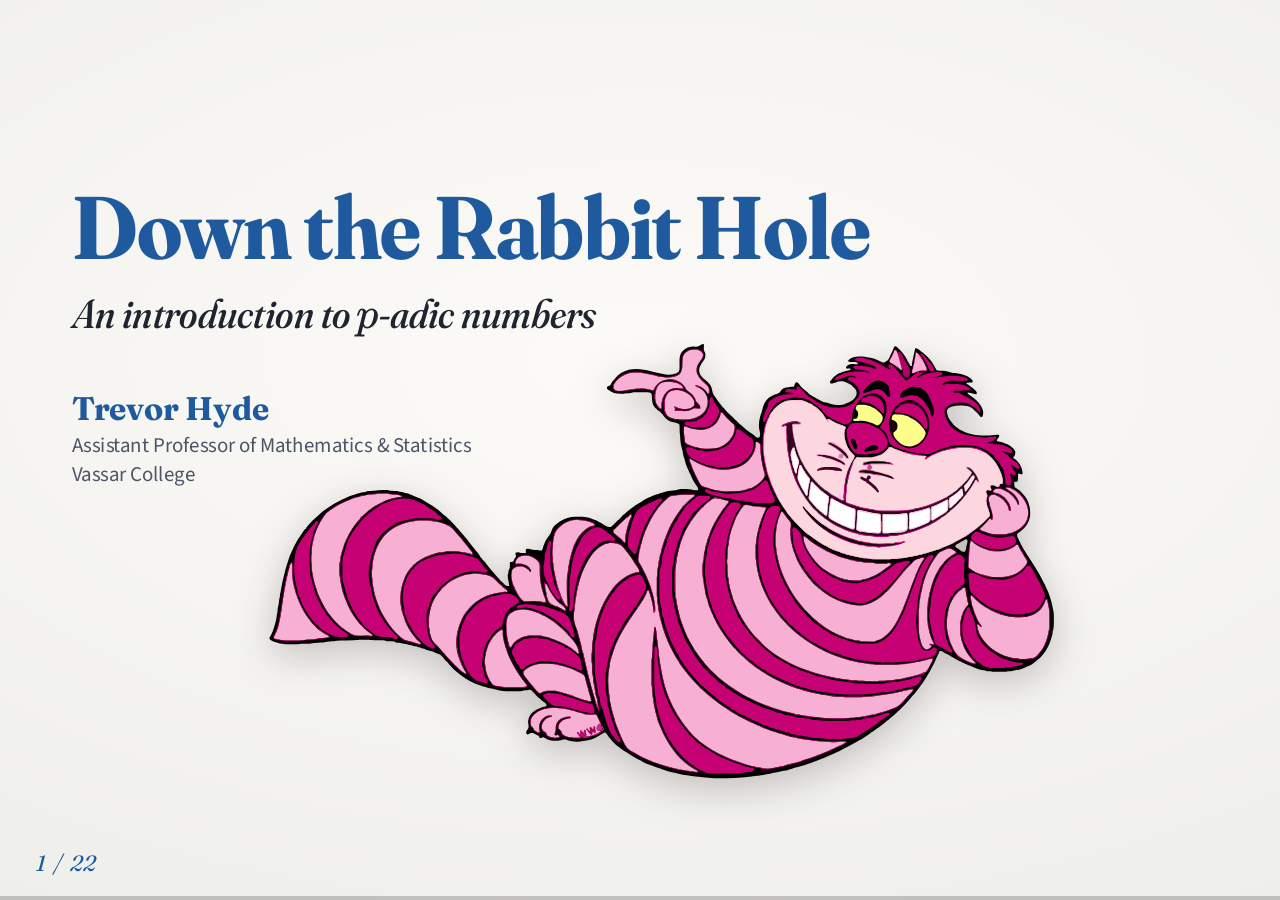
<file: notes/p-adic-numbers/index.html>
<!doctype html>
<html lang="en">
<head>
  <meta charset="utf-8">
  <meta name="viewport" content="width=device-width, initial-scale=1">
  <title>Down the Rabbit Hole: An Introduction to p-adic Numbers · Trevor Hyde</title>
  <meta name="description" content="Slides from Trevor Hyde&#x27;s talk introducing p-adic numbers: why 1 = 0.999... and -1 = ...999, and the strange world of p-adic numbers that this twisted logic leads to.">
  <meta property="og:site_name" content="Trevor Hyde">
  <meta property="og:type" content="website">
  <meta property="og:title" content="Down the Rabbit Hole: An Introduction to p-adic Numbers">
  <meta property="og:description" content="Slides from Trevor Hyde&#x27;s talk introducing p-adic numbers: why 1 = 0.999... and -1 = ...999, and the strange world of p-adic numbers that this twisted logic leads to.">
  <meta property="og:url" content="https://tghyde.github.io/notes/p-adic-numbers/">
  <meta property="og:image" content="https://tghyde.github.io/notes/cheshire-cat.png">
  <link rel="stylesheet" href="vendor/reveal/reset.css">
  <link rel="stylesheet" href="vendor/reveal/reveal.css">
  <link rel="stylesheet" href="vendor/katex/katex.min.css">
  <link rel="stylesheet" href="assets/css/theme.css">
</head>
<body>
<div class="reveal">
  <div class="slides">

    <!-- ===================== Title ===================== -->
    <section class="title-slide">
      <div class="title-text">
        <h1>Down the Rabbit Hole</h1>
        <div class="sub">An introduction to $p$-adic numbers</div>
        <div class="byline">
          <div class="name">Trevor Hyde</div>
          <div class="aff">Assistant Professor of Mathematics <span class="amp">&amp;</span> Statistics<br>Vassar College</div>
        </div>
      </div>
      <img class="cutout cat" src="figs/cat2.svg" alt="The Cheshire Cat, reclining and pointing at the title">
    </section>

    <!-- ===================== Decimal expansions ===================== -->

    <section data-pi-slide>
      <h2>Decimal expansions</h2>
      <p>Every real number can be expressed by a decimal expansion.</p>
      <div class="pi-expand hidden2" id="pi-expand"></div>
      <span class="fragment" data-fragment-index="1" data-pi-go></span>
      <div class="slide2-rest">
        <div>
          <p class="fragment" data-fragment-index="2">Most numbers have a <em>unique</em> expansion, but some have two different expansions:</p>
          <div class="fragment huge-math" data-fragment-index="2">\[ 0.999999999\ldots \;=\; 1.000000000\ldots \]</div>
          <div class="fragment big-q" data-fragment-index="2">Why?</div>
        </div>
      </div>
    </section>

    <!-- ===================== 0.999... = 1 proof (animated derivation) ===================== -->
    <section data-eqsteps="nines" data-numberline>
      <h2>Why is $0.99999\ldots = 1$?</h2>
      <div class="eqstack"></div>
      <span class="fragment eqstep" data-fragment-index="1" data-eqstep="1"></span>
      <span class="fragment eqstep" data-fragment-index="2" data-eqstep="2"></span>
      <span class="fragment eqstep" data-fragment-index="3" data-eqstep="3"></span>
      <span class="fragment eqstep" data-fragment-index="4" data-eqstep="4"></span>
      <span class="fragment eqstep" data-fragment-index="5" data-eqstep="5"></span>
      <!-- then the picture: a number line that zooms in on 1 -->
      <div class="fragment nl-wrap" data-fragment-index="6">
        <div class="numberline" id="numberline">
          <div class="nl-limit fragment" data-fragment-index="12">$0.999999\ldots = 1$</div>
        </div>
        <div class="nl-eq">
          <span class="eq on" data-level="0">$1 - 0.9 = 0.1$</span>
          <span class="eq" data-level="1">$1 - 0.99 = 0.01$</span>
          <span class="eq" data-level="2">$1 - 0.999 = 0.001$</span>
          <span class="eq" data-level="3">$1 - 0.9999 = 0.0001$</span>
          <span class="eq" data-level="4">$1 - 0.99999 = 0.00001$</span>
          <span class="eq" data-level="5">$1 - 0.999999 = 0.000001$</span>
          <span class="eq lim">$1 - 0.999999\ldots = 0.000000\ldots$</span>
        </div>
      </div>
      <span class="zoom-ctrl fragment" data-zoom="1" data-fragment-index="7"></span>
      <!-- one click: zoom on through 0.999, 0.9999, 0.99999, 0.999999, then the limit -->
      <span class="zoom-ctrl fragment" data-zoom="2" data-fragment-index="8" data-auto="2300"></span>
      <span class="zoom-ctrl fragment" data-zoom="3" data-fragment-index="9" data-auto="2300"></span>
      <span class="zoom-ctrl fragment" data-zoom="4" data-fragment-index="10" data-auto="2300"></span>
      <span class="zoom-ctrl fragment" data-zoom="5" data-fragment-index="11" data-auto="2400"></span>
    </section>

    <!-- ===================== Through the looking glass ===================== -->
    <section class="looking-glass">
      <h2>Through the looking glass</h2>
      <div class="lg-text">
        <p>We are quite comfortable with numbers that carry on forever to the <em>right</em> of the decimal point. But have you ever considered numbers that carry on forever to the <em>left</em>?</p>
        <div class="huge-math">\[ \ldots 64832397985356295141.3 \;=\; \vas{\textbf{???}} \]</div>
        <p>This seems crazy, but let's see where the idea takes us.</p>
        <p class="fragment" data-fragment-index="1">First, let's try to figure out the value of</p>
        <div class="fragment huge-math" data-fragment-index="1">\[ x = \ldots 999999999. \]</div>
      </div>
      <img class="cutout alice" src="figs/alice.svg" alt="Alice, thinking">
    </section>

    <!-- ===================== What is ...99999? (animated derivation) ===================== -->
    <section data-eqsteps="tenadic" class="tenadic">
      <h2>What is $\ldots 99999$?</h2>
      <div class="eqstack"></div>
      <span class="fragment eqstep" data-fragment-index="1" data-eqstep="1"></span>
      <span class="fragment eqstep" data-fragment-index="2" data-eqstep="2"></span>
      <span class="fragment eqstep" data-fragment-index="3" data-eqstep="3"></span>
      <span class="fragment eqstep" data-fragment-index="4" data-eqstep="4"></span>
      <span class="fragment eqstep" data-fragment-index="5" data-eqstep="5" data-auto="3000"></span>
      <div class="fragment conclusion huge-math" data-fragment-index="6">\[ \ldots 99999 \mathrel{\overset{\vas{?}}{=}} -1 \]</div>
      <img class="cutout hatter" src="figs/madhatter.svg" alt="The Mad Hatter, facing the calculation">
    </section>

    <!-- ===================== Addition, one step per click ===================== -->
    <section>
      <h2>But that would imply…</h2>
      <div class="addition-wrap">
        <div style="text-align:center">
          <div class="addition" aria-label="Adding 1 to ...99999, column by column">
            <!-- column highlights (custom fragments, only shown while current) -->
            <span class="colhl fragment custom" data-fragment-index="1" style="left: calc(.6em + 6*1.15em)"></span>
            <span class="colhl fragment custom" data-fragment-index="2" style="left: calc(.6em + 5*1.15em)"></span>
            <span class="colhl fragment custom" data-fragment-index="3" data-auto="1000" style="left: calc(.6em + 4*1.15em)"></span>
            <span class="colhl fragment custom" data-fragment-index="4" data-auto="1000" style="left: calc(.6em + 3*1.15em)"></span>
            <span class="colhl fragment custom" data-fragment-index="5" data-auto="1000" style="left: calc(.6em + 2*1.15em)"></span>
            <span class="colhl fragment custom" data-fragment-index="6" data-auto="1300" style="left: calc(.6em + 1*1.15em)"></span>
            <!-- carries -->
            <span class="carry"></span>
            <span class="carry fragment" data-fragment-index="5">1</span>
            <span class="carry fragment" data-fragment-index="4">1</span>
            <span class="carry fragment" data-fragment-index="3">1</span>
            <span class="carry fragment" data-fragment-index="2">1</span>
            <span class="carry fragment" data-fragment-index="1">1</span>
            <span class="carry"></span>
            <!-- x -->
            <span class="op"></span><span class="dots">⋯</span><span>9</span><span>9</span><span>9</span><span>9</span><span>9</span>
            <!-- + 1 -->
            <span class="op">+</span><span></span><span></span><span></span><span></span><span></span><span>1</span>
            <div class="rule"></div>
            <!-- result -->
            <span class="op"></span>
            <span class="res dots fragment" data-fragment-index="6">⋯</span>
            <span class="res fragment" data-fragment-index="5">0</span>
            <span class="res fragment" data-fragment-index="4">0</span>
            <span class="res fragment" data-fragment-index="3">0</span>
            <span class="res fragment" data-fragment-index="2">0</span>
            <span class="res fragment" data-fragment-index="1">0</span>
          </div>
        </div>
        <div class="steps">
          <div class="intro"><div>If $\ldots 99999 = -1$, then that would imply that $\ldots 99999 + 1 = 0$, which seems absurd, but...</div></div>
          <div class="step-area">
          <div class="step fragment custom" data-fragment-index="1">
            <div class="what">Rightmost column</div>
            <div class="calc">\[ 9 + 1 = 10 \]</div>
            <div>Write down <span class="vas"><b>0</b></span>, carry the <span class="pink"><b>1</b></span>.</div>
          </div>
          <div class="step fragment custom" data-fragment-index="2">
            <div class="what">Next column</div>
            <div class="calc">\[ \pink{1} + 9 = 10 \]</div>
            <div>Write down <span class="vas"><b>0</b></span>, carry the <span class="pink"><b>1</b></span>.</div>
          </div>
          <div class="step fragment custom" data-fragment-index="3">
            <div class="what">Next column</div>
            <div class="calc">\[ \pink{1} + 9 = 10 \]</div>
            <div>Write down <span class="vas"><b>0</b></span>, carry the <span class="pink"><b>1</b></span>.</div>
          </div>
          <div class="step fragment custom" data-fragment-index="4">
            <div class="what">Next column</div>
            <div class="calc">\[ \pink{1} + 9 = 10 \]</div>
            <div>Write down <span class="vas"><b>0</b></span>, carry the <span class="pink"><b>1</b></span>.</div>
          </div>
          <div class="step fragment custom" data-fragment-index="5">
            <div class="what">Next column</div>
            <div class="calc">\[ \pink{1} + 9 = 10 \]</div>
            <div>Write down <span class="vas"><b>0</b></span>, carry the <span class="pink"><b>1</b></span>.</div>
          </div>
          <div class="step fragment custom" data-fragment-index="6">
            <div class="what">And the next, and the next…</div>
            <div class="calc">\[ \pink{1} + 9 = 10 \]</div>
            <div>Every column gives a <span class="vas"><b>0</b></span> and passes the <span class="pink"><b>1</b></span> along. It never comes back down.</div>
          </div>
        </div
          </div>
        </div>
      <p class="fragment lead after-sum" data-fragment-index="7">It appears that $\ldots 99999 + 1 = 0$ works out after all!</p>
    </section>

    <!-- ===================== Multiplication: ...99999 squared ===================== -->
    <section class="mulslide">
      <h2>But what about multiplication?</h2>
      <div class="mul-wrap">
        <div class="steps">
          <div class="intro"><div>We saw that $\ldots 99999 = -1$ was consistent with addition. But what about multiplication? For example, we know that $(-1)^2 = 1$. But what does $(\ldots 99999)^2$ work out to be?</div></div>
          <div class="step-area">
          <div class="step fragment custom" data-fragment-index="1">
            <div class="what">Rightmost digit × first number: units column</div>
            <div class="calc">\[ 9 \times 9 = 81 \]</div>
            <div>Write down <span class="vas"><b>1</b></span>, carry the <span class="pink"><b>8</b></span>.</div>
          </div>
          <div class="step fragment custom" data-fragment-index="2">
            <div class="what">Next column (tens)</div>
            <div class="calc">\[ 9 \times 9 + \pink{8} = 89 \]</div>
            <div>Write down <span class="vas"><b>9</b></span>, carry the <span class="pink"><b>8</b></span>.</div>
          </div>
          <div class="step fragment custom" data-fragment-index="3">
            <div class="what">Next column (hundreds)</div>
            <div class="calc">\[ 9 \times 9 + \pink{8} = 89 \]</div>
            <div>Write down <span class="vas"><b>9</b></span>, carry the <span class="pink"><b>8</b></span>.</div>
          </div>
          <div class="step fragment custom" data-fragment-index="4">
            <div class="what">Next column (thousands)</div>
            <div class="calc">\[ 9 \times 9 + \pink{8} = 89 \]</div>
            <div>Write down <span class="vas"><b>9</b></span>, carry the <span class="pink"><b>8</b></span>.</div>
          </div>
          <div class="step fragment custom" data-fragment-index="5">
            <div class="what">Next column (ten-thousands)</div>
            <div class="calc">\[ 9 \times 9 + \pink{8} = 89 \]</div>
            <div>Write down <span class="vas"><b>9</b></span>, carry the <span class="pink"><b>8</b></span>.</div>
          </div>
          <div class="step fragment custom" data-fragment-index="6">
            <div class="what">…and on it goes</div>
            <div class="calc">\[ 9 \times \ldots 99999 = \ldots 99991 \]</div>
            <div>Every further column gives a <span class="vas"><b>9</b></span>.</div>
          </div>
          <div class="step fragment custom" data-fragment-index="7">
            <div class="what">Second digit × first number, shifted one place: tens column</div>
            <div class="calc">\[ 9 \times 9 = 81 \]</div>
            <div>Write down <span class="vas"><b>1</b></span>, carry the <span class="pink"><b>8</b></span>.</div>
          </div>
          <div class="step fragment custom" data-fragment-index="8">
            <div class="what">Next column (hundreds)</div>
            <div class="calc">\[ 9 \times 9 + \pink{8} = 89 \]</div>
            <div>Write down <span class="vas"><b>9</b></span>, carry the <span class="pink"><b>8</b></span>.</div>
          </div>
          <div class="step fragment custom" data-fragment-index="9">
            <div class="what">Next column (thousands)</div>
            <div class="calc">\[ 9 \times 9 + \pink{8} = 89 \]</div>
            <div>Write down <span class="vas"><b>9</b></span>, carry the <span class="pink"><b>8</b></span>.</div>
          </div>
          <div class="step fragment custom" data-fragment-index="10">
            <div class="what">Next column (ten-thousands)</div>
            <div class="calc">\[ 9 \times 9 + \pink{8} = 89 \]</div>
            <div>Write down <span class="vas"><b>9</b></span>, carry the <span class="pink"><b>8</b></span>.</div>
          </div>
          <div class="step fragment custom" data-fragment-index="11">
            <div class="what">…and on it goes</div>
            <div class="calc">\[ 9 \times \ldots 99999 = \ldots 99991 \]</div>
            <div>The same row again, shifted one place to the left.</div>
          </div>
          <div class="step fragment custom" data-fragment-index="12">
            <div class="what">A pattern emerges</div>
            <div>Every digit of the second number gives the same row, each one shifted one more place to the left. Now we add the columns.</div>
          </div>
          <div class="step fragment custom" data-fragment-index="13">
            <div class="what">Units column</div>
            <div class="calc">\[ 1 \]</div>
            <div>Just a <span class="vas"><b>1</b></span>.</div>
          </div>
          <div class="step fragment custom" data-fragment-index="14">
            <div class="what">Tens column</div>
            <div class="calc">\[ 9 + 1 = 10 \]</div>
            <div>Write down <span class="vas"><b>0</b></span>, carry the <span class="pink"><b>1</b></span>.</div>
          </div>
          <div class="step fragment custom" data-fragment-index="15">
            <div class="what">Hundreds column</div>
            <div class="calc">\[ 9 + 9 + 1 + \pink{1} = 20 \]</div>
            <div>Write down <span class="vas"><b>0</b></span>, carry the <span class="pink"><b>2</b></span>.</div>
          </div>
          <div class="step fragment custom" data-fragment-index="16">
            <div class="what">Thousands column</div>
            <div class="calc">\[ 9 + 9 + 9 + 1 + \pink{2} = 30 \]</div>
            <div>Write down <span class="vas"><b>0</b></span>, carry the <span class="pink"><b>3</b></span>.</div>
          </div>
          <div class="step fragment custom" data-fragment-index="17">
            <div class="what">Ten-thousands column</div>
            <div class="calc">\[ 9 + 9 + 9 + 9 + 1 + \pink{3} = 40 \]</div>
            <div>Write down <span class="vas"><b>0</b></span>, carry the <span class="pink"><b>4</b></span>.</div>
          </div>
          <div class="step fragment custom" data-fragment-index="18">
            <div class="what">And every column after that…</div>
            <div class="calc">\[ \underbrace{9 + \cdots + 9}_{k} + 1 + \pink{(k-1)} = 10k \]</div>
            <div>Always a multiple of 10: write down <span class="vas"><b>0</b></span>, carry on.</div>
          </div>
          </div>
          <p class="fragment lead after-mul" data-fragment-index="18">So $(\ldots 99999)^2 = \ldots 00001 = 1$, just as $(-1)^2 = 1$.</p>
        </div>
        <div style="text-align:center">
          <div class="addition mul" aria-label="Multiplying ...99999 by ...99999, digit by digit">
            <span class="mulhl mult multA fragment custom" data-fragment-index="1" style="left: calc(.6em + 6*1.15em)"></span>
            <span class="mulhl mult multB fragment custom" data-fragment-index="7" style="left: calc(.6em + 5*1.15em)"></span>
            <span class="mulhl digit fragment custom" data-fragment-index="1" style="left: calc(.6em + 6*1.15em)"></span>
            <span class="mulhl digit fragment custom" data-fragment-index="2" style="left: calc(.6em + 5*1.15em)"></span>
            <span class="mulhl digit fragment custom" data-fragment-index="3" data-auto="850" style="left: calc(.6em + 4*1.15em)"></span>
            <span class="mulhl digit fragment custom" data-fragment-index="4" data-auto="850" style="left: calc(.6em + 3*1.15em)"></span>
            <span class="mulhl digit fragment custom" data-fragment-index="5" data-auto="850" style="left: calc(.6em + 2*1.15em)"></span>
            <span class="mulhl digit fragment custom" data-fragment-index="6" style="left: calc(.6em + 1*1.15em)"></span>
            <span class="mulhl digit fragment custom" data-fragment-index="7" style="left: calc(.6em + 6*1.15em)"></span>
            <span class="mulhl digit fragment custom" data-fragment-index="8" data-auto="850" style="left: calc(.6em + 5*1.15em)"></span>
            <span class="mulhl digit fragment custom" data-fragment-index="9" data-auto="850" style="left: calc(.6em + 4*1.15em)"></span>
            <span class="mulhl digit fragment custom" data-fragment-index="10" data-auto="850" style="left: calc(.6em + 3*1.15em)"></span>
            <span class="mulhl digit fragment custom" data-fragment-index="11" style="left: calc(.6em + 2*1.15em)"></span>
            <span class="colhl fragment custom" data-fragment-index="13" style="left: calc(.6em + 6*1.15em)"></span>
            <span class="colhl fragment custom" data-fragment-index="14" style="left: calc(.6em + 5*1.15em)"></span>
            <span class="colhl fragment custom" data-fragment-index="15" style="left: calc(.6em + 4*1.15em)"></span>
            <span class="colhl fragment custom" data-fragment-index="16" style="left: calc(.6em + 3*1.15em)"></span>
            <span class="colhl fragment custom" data-fragment-index="17" style="left: calc(.6em + 2*1.15em)"></span>
            <span class="colhl fragment custom" data-fragment-index="18" style="left: calc(.6em + 1*1.15em)"></span>
            <!-- carries while forming each partial product -->
            <span class="carry"></span><span class="stack2"><span class="fragment carry carryA" data-fragment-index="5">8</span></span><span class="stack2"><span class="fragment carry carryA" data-fragment-index="4">8</span><span class="fragment carry carryB" data-fragment-index="10">8</span></span><span class="stack2"><span class="fragment carry carryA" data-fragment-index="3">8</span><span class="fragment carry carryB" data-fragment-index="9">8</span></span><span class="stack2"><span class="fragment carry carryA" data-fragment-index="2">8</span><span class="fragment carry carryB" data-fragment-index="8">8</span></span><span class="stack2"><span class="fragment carry carryA" data-fragment-index="1">8</span><span class="fragment carry carryB" data-fragment-index="7">8</span></span><span class="carry"></span>
            <!-- …99999 -->
            <span class="op"></span><span class="dots">⋯</span><span>9</span><span>9</span><span>9</span><span>9</span><span>9</span>
            <!-- × …99999 -->
            <span class="op">×</span><span class="dots">⋯</span><span class="mdig">9</span><span class="mdig">9</span><span class="mdig">9</span><span class="mdig">9</span><span class="mdig">9</span>
            <div class="rule"></div>
            <!-- carries of the final addition -->
            <span class="carry"></span><span class="fragment carry carryS" data-fragment-index="17">4</span><span class="fragment carry carryS" data-fragment-index="16">3</span><span class="fragment carry carryS" data-fragment-index="15">2</span><span class="fragment carry carryS" data-fragment-index="14">1</span><span class="carry"></span><span class="carry"></span>
            <!-- row 0: 9 × …99999 = …99991 -->
            <span class="op"></span><span class="fragment pp dots" data-fragment-index="6">⋯</span><span class="fragment pp" data-fragment-index="5">9</span><span class="fragment pp" data-fragment-index="4">9</span><span class="fragment pp" data-fragment-index="3">9</span><span class="fragment pp" data-fragment-index="2">9</span><span class="fragment pp" data-fragment-index="1">1</span>
            <!-- row 1: shifted one place -->
            <span class="op"></span><span class="fragment pp dots" data-fragment-index="11">⋯</span><span class="fragment pp" data-fragment-index="10">9</span><span class="fragment pp" data-fragment-index="9">9</span><span class="fragment pp" data-fragment-index="8">9</span><span class="fragment pp ppB" data-fragment-index="7">1</span><span></span>
            <!-- row 2 (rows 2-4, the dots and the rule are filled in by main.js: MulRows) -->
            <span class="op"></span><span class="pp dots mrow" data-r="2" data-c="3">⋯</span><span class="pp mrow" data-r="2" data-c="2">9</span><span class="pp mrow" data-r="2" data-c="1">9</span><span class="pp mrow" data-r="2" data-c="0">1</span><span></span><span></span>
            <!-- row 3 -->
            <span class="op"></span><span class="pp dots mrow" data-r="3" data-c="2">⋯</span><span class="pp mrow" data-r="3" data-c="1">9</span><span class="pp mrow" data-r="3" data-c="0">1</span><span></span><span></span><span></span>
            <!-- row 4 -->
            <span class="op"></span><span class="pp dots mrow" data-r="4" data-c="1">⋯</span><span class="pp mrow" data-r="4" data-c="0">1</span><span></span><span></span><span></span><span></span>
            <!-- and so on -->
            <span class="op"></span><span class="pp dots vdots mrow" data-r="v">⋮</span><span></span><span></span><span></span><span></span><span></span>
            <div class="rule mrule"></div>
            <!-- the product -->
            <span class="op"></span><span class="fragment res dots" data-fragment-index="18">⋯</span><span class="fragment res" data-fragment-index="17">0</span><span class="fragment res" data-fragment-index="16">0</span><span class="fragment res" data-fragment-index="15">0</span><span class="fragment res" data-fragment-index="14">0</span><span class="fragment res" data-fragment-index="13">1</span>
          </div>
          <span class="fragment mulrows-go" data-fragment-index="12" data-mulrows-go></span>
        </div>
      </div>
    </section>

    <!-- ===================== What's going on? ===================== -->
    <section class="going-on">
      <h2>What's going on here???</h2>
      <p class="lead center-text">Common sense tells us that $\ldots 99999$ is <em>not</em> a number.</p>
      <div class="center-text"><img class="cutout" src="figs/cat.png" alt="The Cheshire Cat, fading" style="max-height: 460px;"></div>
      <p class="lead center-text">…but these “proofs” that $\ldots 99999 = -1$ make it feel like there's <span class="vas">something there</span>.</p>
    </section>

    <!-- ===================== Two options ===================== -->
    <section class="photo-slide" data-state="on-photo" data-background-image="figs/down.jpg" data-background-size="cover">
      <div class="overlay">
        <h2>Two options</h2>
        <ol>
          <li>Shrug your shoulders. Write this off as a curiosity and never think about this again.</li>
          <li class="fragment">Keep an open mind. Embrace the mystery of the unknown. <b>Follow me down this rabbit hole.</b></li>
        </ol>
      </div>
    </section>

    <!-- ===================== Hensel ===================== -->
    <section>
      <h2>Dr. Hensel's wonderful numbers</h2>
      <div class="cols c-7-3 top">
        <div>
          \[\begin{aligned}
            x &= \ldots \vas{8424731}\\
              &= \cdots + \vas{8}\cdot 10^5 + \vas{4}\cdot 10^4 + \vas{2}\cdot 10^3 + \vas{7}\cdot 10^2 + \vas{3}\cdot 10 + \vas{1}.
          \end{aligned}\]
          <p>The main objection to $x$ being a number is that this sum clearly does not converge to a <span class="vas">real number</span>.</p>
          <p>In 1897, Kurt Hensel discovered that we can build a rigorous mathematical theory of an <span class="vas">alternate numerical universe</span> in which infinite sums like this <em>do</em> converge:</p>
          <div class="huge-math">\[ \text{The } \vas{\text{10-adic numbers}}\ \ZZ_{10}. \]</div>
        </div>
        <figure class="hensel">
          <img class="photo" src="figs/hensel.jpeg" alt="Portrait of Kurt Hensel">
          <figcaption>Kurt Hensel (1861–1941)</figcaption>
        </figure>
      </div>
    </section>

    <!-- ===================== Z_10 ===================== -->
    <section>
      <h2>The 10-adic numbers $\ZZ_{10}$</h2>
      <p>A <span class="vas">10-adic number</span> is an expression of the form</p>
      \[ \cdots + \vas{a_4}10^4 + \vas{a_3}10^3 + \vas{a_2}10^2 + \vas{a_1}10 + \vas{a_0} \]
      <p>with digits $a_i$ satisfying $0 \leq a_i \leq 9$. We write $\ldots \vas{a_4a_3a_2a_1a_0}$ as a shorthand.</p>
      <p>Addition and multiplication work just like you would expect.</p>
      <div class="callout">
        <span class="label">Key observation</span>
        <p>If $\vas{a}$ and $\vas{b}$ are 10-adic numbers, then the $n$th digit of $\vas{a + b}$ or $\vas{a\cdot b}$ only depends on the $k$th digits of $\vas{a}$ and $\vas{b}$ with $k \leq n$.</p>
      </div>
      <div class="ex-wrap">
        <div class="addition ex">
          <span class="op"></span><span class="dots">⋯</span><span class="">4</span><span class="">7</span><span class="">2</span><span class="">9</span><span class="">3</span><span class="">8</span>
          <span class="op">+</span><span class="dots">⋯</span><span class="">8</span><span class="">5</span><span class="">1</span><span class="">6</span><span class="">4</span><span class="">7</span>
          <div class="rule"></div>
          <span class="op"></span><span class="dots">⋯</span><span class="res">3</span><span class="res">2</span><span class="res">4</span><span class="res">5</span><span class="res">8</span><span class="res">5</span>
        </div>
        <div class="addition ex">
          <span class="op"></span><span class="dots">⋯</span><span class="">4</span><span class="">7</span><span class="">2</span><span class="">9</span><span class="">3</span><span class="">8</span>
          <span class="op">×</span><span class="dots">⋯</span><span class="">8</span><span class="">5</span><span class="">1</span><span class="">6</span><span class="">4</span><span class="">7</span>
          <div class="rule"></div>
          <span class="op"></span><span class="dots">⋯</span><span class="res">2</span><span class="res">2</span><span class="res">8</span><span class="res">8</span><span class="res">8</span><span class="res">6</span>
        </div>
      </div>
    </section>

    <!-- ===================== Subtraction ===================== -->
    <section>
      <h2>What about subtraction?</h2>
      <p>Addition and multiplication work in the familiar way, but what about subtraction?</p>
      <ul>
        <li>Subtraction is just addition with negatives: \(\,\, a - b = a + (-b). \)</li>
        <li class="with-card"><span>So, how do negatives work? \( -(\ldots 5429831) = \vas{\textbf{???}} \)</span>
        </li>
      </ul>
      <div class="neg-check fragment" data-fragment-index="3">
        <div class="chk-label">Check: do they really add up to zero?</div>
        <div class="addition chk" aria-label="Adding ...5429831 and ...4570169 column by column">
            <span class="colhl fragment custom" data-fragment-index="4" style="left: calc(.6em + 8*1.15em)"></span>
            <span class="colhl fragment custom" data-fragment-index="5" style="left: calc(.6em + 7*1.15em)"></span>
            <span class="colhl fragment custom" data-fragment-index="6" data-auto="600" style="left: calc(.6em + 6*1.15em)"></span>
            <span class="colhl fragment custom" data-fragment-index="7" data-auto="600" style="left: calc(.6em + 5*1.15em)"></span>
            <span class="colhl fragment custom" data-fragment-index="8" data-auto="600" style="left: calc(.6em + 4*1.15em)"></span>
            <span class="colhl fragment custom" data-fragment-index="9" data-auto="600" style="left: calc(.6em + 3*1.15em)"></span>
            <span class="colhl fragment custom" data-fragment-index="10" data-auto="600" style="left: calc(.6em + 2*1.15em)"></span>
            <span class="colhl fragment custom" data-fragment-index="11" data-auto="900" style="left: calc(.6em + 1*1.15em)"></span>
            <span class="carry"></span><span class="fragment carry" data-fragment-index="10">1</span><span class="fragment carry" data-fragment-index="9">1</span><span class="fragment carry" data-fragment-index="8">1</span><span class="fragment carry" data-fragment-index="7">1</span><span class="fragment carry" data-fragment-index="6">1</span><span class="fragment carry" data-fragment-index="5">1</span><span class="fragment carry" data-fragment-index="4">1</span><span class="carry"></span>
            <span class="op"></span><span class="dots">⋯</span><span>5</span><span>4</span><span>2</span><span>9</span><span>8</span><span>3</span><span>1</span>
            <span class="op">+</span><span class="dots">⋯</span><span>4</span><span>5</span><span>7</span><span>0</span><span>1</span><span>6</span><span>9</span>
            <div class="rule"></div>
            <span class="op"></span><span class="fragment res dots" data-fragment-index="11">⋯</span><span class="fragment res" data-fragment-index="10">0</span><span class="fragment res" data-fragment-index="9">0</span><span class="fragment res" data-fragment-index="8">0</span><span class="fragment res" data-fragment-index="7">0</span><span class="fragment res" data-fragment-index="6">0</span><span class="fragment res" data-fragment-index="5">0</span><span class="fragment res" data-fragment-index="4">0</span>
        </div>
      </div>
      <div class="callout question fragment neg-question" data-fragment-index="12">
        <span class="label">Question</span>
        <p>Can you see the shortcut for calculating the negative of a 10-adic number?</p>
      </div>
      <div class="callout fragment recall eq-side" data-fragment-index="1"><span class="label">Recall</span><p>$-1 = \ldots 99999$</p></div>
      <div class="neg-steps">
      \[\begin{aligned}
        \htmlData{fragment-index=1}{-(\ldots 5429831)} &\htmlData{fragment-index=1}{{}= (-1)(\ldots 5429831)} \\
        &\htmlData{fragment-index=2}{{}= (\ldots 99999)(\ldots 5429831)} \\
        &\htmlData{fragment-index=3}{{}= \ldots 4570169}
      \end{aligned}\]
      </div>
    </section>

    <!-- ===================== Periodic numbers ===================== -->
    <!-- ===================== Hidden fractions: x = ...090909 ===================== -->
    <section data-eqsteps="elevenths" class="elevenths">
      <h2>What other familiar numbers are hiding in $\ZZ_{10}$?</h2>
      <p>Consider the following 10-adic number with repeating digits,</p>
      <div class="eqstack"></div>
      <p class="fragment trick" data-fragment-index="1">We can use the same trick we used on $\ldots 99999$ to solve for $x$.</p>
      <span class="fragment eqstep" data-fragment-index="2" data-eqstep="1"></span>
      <span class="fragment eqstep" data-fragment-index="3" data-eqstep="2"></span>
      <span class="fragment eqstep" data-fragment-index="4" data-eqstep="3"></span>
      <span class="fragment eqstep" data-fragment-index="5" data-eqstep="4"></span>
      <span class="fragment eqstep" data-fragment-index="6" data-eqstep="5" data-auto="4600"></span>
      <p class="fragment lead punch" data-fragment-index="7">So $-\tfrac{1}{11}$ is a 10-adic number.<br><svg class="hook" viewBox="0 0 24 24" aria-hidden="true"><path d="M6 2.5V15.5H19.5"/><path d="M14 10l5.5 5.5L14 21"/></svg><b>Some fractions live in $\ZZ_{10}$ too!</b></p>
      <div class="callout question fragment frac-question" data-fragment-index="7">
        <span class="label">Question</span>
        <p>For which 10-adic numbers $n$ is $\tfrac{1}{n}$ also 10-adic?</p>
        <p class="hint hooked"><svg class="hook" viewBox="0 0 24 24" aria-hidden="true"><path d="M6 2.5V15.5H19.5"/><path d="M14 10l5.5 5.5L14 21"/></svg><span>I claim $\tfrac{1}{5}$ does <em>not</em> belong to $\ZZ_{10}$.</span></p>
      </div>
    </section>

    <!-- ===================== Powers ===================== -->
    <section class="powers">
      <h2>Powers</h2>
      <p>Some sequences of integers which obviously diverge in the real numbers $\RR$ turn out to converge in $\ZZ_{10}$.</p>
      <div class="cols top">
        <div>
          <table id="powers-table"><thead><tr><th class="num">$2^{5^n}$</th><th class="n">$n$</th></tr></thead><tbody></tbody></table>
          <span class="fragment powers-go" data-fragment-index="1" data-powers-go data-auto="6500"></span>
        </div>
        <div>
          <p class="fragment" data-fragment-index="2">The digits are <span class="vas">stabilizing from the right</span>.</p>
          <p class="fragment hooked" data-fragment-index="2"><svg class="hook" viewBox="0 0 24 24" aria-hidden="true"><path d="M6 2.5V15.5H19.5"/><path d="M14 10l5.5 5.5L14 21"/></svg><span>The sequence $2^{5^n}$ converges to a limit in $\ZZ_{10}$!</span></p>
          <div class="callout question fragment" data-fragment-index="2">
            <span class="label">Question</span>
            <p>What is this limit $b = \lim_{n\to\infty} 2^{5^n}$?</p>
          </div>
          <div class="fragment limit-calc" data-fragment-index="3">
            \[ b^5 = \Big(\lim_{n\to\infty} 2^{5^n}\Big)^5 \htmlData{fragment-index=4}{{}= \lim_{n\to\infty} 2^{5^{n+1}}} \htmlData{fragment-index=5}{{}= b,} \]
            <div class="fragment concl" data-fragment-index="5">
              <p>so $b = \ldots 879186432$ is a solution of the equation</p>
              \[ \vas{x^5 = x}. \]
            </div>
          </div>
        </div>
      </div>
    </section>

    <!-- ===================== Mysterious limit ===================== -->
    <section data-eqsteps="mystery" class="mystery">
      <h2>Mysterious limit</h2>
      <div class="mys-cols">
        <div class="mys-left">
          <p>Recall that $b = \lim_{n\to\infty} 2^{5^n} = \ldots 879186432$ is a solution of</p>
          <div class="eqstack"></div>
          <span class="fragment eqstep" data-fragment-index="1" data-eqstep="1"></span>
          <span class="fragment eqstep" data-fragment-index="2" data-eqstep="2"></span>
          <span class="fragment eqstep" data-fragment-index="3" data-eqstep="3"></span>
          <span class="fragment eqstep" data-fragment-index="4" data-eqstep="4"></span>
          <p class="fragment" data-fragment-index="4">Thus $b$ must be a root of one of these factors.</p>
          <p class="fragment hooked" data-fragment-index="5"><svg class="hook" viewBox="0 0 24 24" aria-hidden="true"><path d="M6 2.5V15.5H19.5"/><path d="M14 10l5.5 5.5L14 21"/></svg><span>$b \neq 0, \pm 1$, so $b$ must be a root of $x^2 + 1$.</span></p>
          <div class="fragment b2" data-fragment-index="6">\[ \text{But } b^2 + 1 = \ldots 212890625 \neq 0 \]</div>
          <p class="fragment huh" data-fragment-index="6">Huh?</p>
        </div>
        <div class="mys-right">
          <p class="fragment" data-fragment-index="7">Consider the product $\,b(b^2 + 1)$.</p>
          <div class="fragment bprod-wrap" data-fragment-index="7">
            <div class="addition bprod" id="bprod" aria-label="Multiplying ...212890625 by ...879186432"></div>
            <div class="bprod-after">\[ \begin{gathered} b(b^2 + 1) = 0 \\ b,\; b^2 + 1 \neq 0 \end{gathered} \]</div>
          </div>
          <span class="fragment bprod-go" data-fragment-index="8" data-bprod-go></span>
        </div>
      </div>
    </section>

    <!-- ===================== Powers II (hidden for now: remove data-visibility to bring it back) ===================== -->
    <section data-visibility="hidden">
      <h2>Powers</h2>
      <div class="cols c-6-4 top">
        <div>
          <p>Let's look at the powers of $b = \ldots 879186432$.</p>
          <div class="callout question fragment" data-fragment-index="1">
            <span class="label">Question</span>
            <p>What happens if we replace $2$ and $5$ by different numbers?</p>
          </div>
        </div>
        <div>
          <table id="bpowers-table"><thead><tr><th>$n$</th><th>$b^n$</th></tr></thead><tbody></tbody></table>
        </div>
      </div>
    </section>

    <!-- ===================== Zero divisors ===================== -->
    <section>
      <h2>Zero divisors</h2>
      <div class="callout">
        <span class="label">An important property of $\,\RR$</span>
        <p>If $mn = 0$, then $m = 0$ or $n = 0$.</p>
      </div>
      <p class="fragment hooked" data-fragment-index="1"><svg class="hook" viewBox="0 0 24 24" aria-hidden="true"><path d="M6 2.5V15.5H19.5"/><path d="M14 10l5.5 5.5L14 21"/></svg><span>$\ZZ_{10}$ does <em>not</em> have this property!</span></p>
      <div class="fragment huge-math" data-fragment-index="1">\[ b(b^2 + 1) = (\ldots 87918643\vas{2})\,(\ldots 21289062\vas{5}) = 0. \]</div>
      <ul class="fragment" data-fragment-index="1">
        <li>We call numbers with this strange property <span class="vas">zero divisors</span>. </li>
        <li>Not obvious, but the existence of zero divisors in $\ZZ_{10}$ stems from the factorization <span class="nowrap">$10 = 2\cdot 5$</span>.
        </li>
      </ul>
      <p class="fragment hooked as-bullet" data-fragment-index="1"><svg class="hook" viewBox="0 0 24 24" aria-hidden="true"><path d="M6 2.5V15.5H19.5"/><path d="M14 10l5.5 5.5L14 21"/></svg><span>In other words, $\ZZ_{10}$ has zero divisors because $10$ is not prime.</span></p>
    </section>

    <!-- ===================== b-adic / p-adic ===================== -->
    <section class="tonp">
      <h2>From $10$ to $n$ to $p$</h2>
      <p>For any integer $n \geq 2$, positive integers can be written in <span class="vas">base $n$</span> using the digits $0, 1, \ldots, n-1$:</p>
      \[ 7 = \vas{1}\cdot 2^2 + \vas{1}\cdot 2 + \vas{1} = \vas{111} \ \text{(Base 2)}, \qquad\quad 7 = \vas{1}\cdot 5 + \vas{2} = \vas{12} \ \text{(Base 5)}. \]
      <div class="fragment" data-fragment-index="1">
        <p>The <span class="vas">$n$-adic numbers</span> $\ZZ_n$ consist of all expressions of the form</p>
        \[ \cdots + \vas{a_4}n^4 + \vas{a_3}n^3 + \vas{a_2}n^2 + \vas{a_1}n + \vas{a_0}, \qquad 0 \leq a_i \leq n-1. \]
      </div>
      <div class="callout fragment" data-fragment-index="2">
        <span class="label">Primes to the rescue</span>
        <p>If $n = p$ is a <span class="vas">prime number</span>, then there are no zero divisors in the $p$-adic numbers $\ZZ_p$.</p>
      </div>
      <p class="fragment" data-fragment-index="3">Just as every number $n$ factors into a product of primes, every $n$-adic number system decomposes into a product of $p$-adics according to the factorization of $n$.
      \[
        10 = 2 \cdot 5 \,\,\Longrightarrow\,\, \ZZ_{10} \cong \ZZ_2 \times \ZZ_5
      \]
      </p>
      <p class="fragment hooked" data-fragment-index="3"><svg class="hook" viewBox="0 0 24 24" aria-hidden="true"><path d="M6 2.5V15.5H19.5"/><path d="M14 10l5.5 5.5L14 21"/></svg><span>This decomposition is (a fancy version of) the <span class="vas">Chinese Remainder Theorem</span>.</span></p>
    </section>

    <!-- ===================== Decomposing 10-adics ===================== -->
    <section class="decomp">
      <h2>Decomposing $10$-adics</h2>
      <div class="cols top decomp-cols">
        <div>
          <div class="decomp-iso">\[ \ZZ_{10} \cong \ZZ_2 \times \ZZ_5 \]</div>
          <p>Every $10$-adic number decomposes into a $2$-adic and $5$-adic number in a way that respects arithmetic.</p>
          <table class="decomp-table">
            <thead><tr><th>$\ZZ_{10}$</th><th>$\ZZ_2$</th><th>$\ZZ_5$</th></tr></thead>
            <tbody>
              <tr><td class="num">7</td><td class="num">111</td><td class="num">12</td></tr>
              <tr><td class="num">100</td><td class="num">1100100</td><td class="num">400</td></tr>
              <tr><td class="num"><span class="muted">…</span>830261947</td><td class="num"><span class="muted">…</span>010111011</td><td class="num"><span class="muted">…</span>021340242</td></tr>
              <tr><td class="num"><span class="muted">…</span>999999999</td><td class="num"><span class="muted">…</span>111111111</td><td class="num"><span class="muted">…</span>444444444</td></tr>
              <tr><td class="num"><span class="muted">…</span>666666667</td><td class="num"><span class="muted">…</span>010101011</td><td class="num"><span class="muted">…</span>131313132</td></tr>
              <tr><td class="num"><span class="muted">…</span>909090909</td><td class="num"><span class="muted">…</span>001011101</td><td class="num"><span class="muted">…</span>211402114</td></tr>
            </tbody>
          </table>
        </div>
        <div>
          <p class="fragment" data-fragment-index="1">Recall $b = \lim_{n\to\infty} 2^{5^n} = \ldots 879186432$.</p>
          <ul>
            <li class="fragment" data-fragment-index="1">Suppose $b$ decomposes as $b \mapsto (b_2, b_5)$.</li>
            <li class="fragment" data-fragment-index="1">Since <span class="nowrap">$b(b^2 + 1) = 0$</span> in $\ZZ_{10}$, we must also have
              \[\begin{aligned} b_2(b_2^2 + 1) &= 0 \ \text{ in } \ZZ_2, \\ b_5(b_5^2 + 1) &= 0 \ \text{ in } \ZZ_5. \end{aligned}\]
            </li>
            <li class="fragment" data-fragment-index="2">But $2$ and $5$ are prime, so $\ZZ_2$ and $\ZZ_5$ have no zero divisors. Hence <span class = "vas">$b_2$ and $b_5$ are forced to pick a factor</span>.</li>
          </ul>
          <table class="decomp-table fragment" data-fragment-index="2">
            <thead><tr><th>$b$</th><th>$b_2$</th><th>$b_5$</th></tr></thead>
            <tbody><tr><td class="num"><span class="muted">…</span>879186432</td><td class="num"><span class="muted">…</span>000000000</td><td class="num"><span class="muted">…</span>032431212</td></tr></tbody>
          </table>
          <div class="fragment b5sq" data-fragment-index="2">\[ b_5^2 = \ldots 444444444 = -1 \ \text{in } \ZZ_5 \]</div>
          <p class="fragment hooked" data-fragment-index="2" data-hook-under=".b5sq"><svg class="hook" viewBox="0 0 24 24" aria-hidden="true"><path d="M6 2.5V15.5H19.5"/><path d="M14 10l5.5 5.5L14 21"/></svg><span>So $b_5 = \sqrt{-1}$ in $\ZZ_5$!</span></p>
        </div>
      </div>
    </section>

    <!-- ===================== sqrt(-1) in Z_3? ===================== -->
    <section class="sqrt3">
      <h2>Does every $\ZZ_p$ have $\sqrt{-1}$?</h2>
      <p>We saw that $\sqrt{-1} = \ldots 032431212$ in $\ZZ_5$. Does $\sqrt{-1}$ live in every $\ZZ_p$?</p>
      <div class="cols top sqrt3-cols">
        <div class="sqrt3-card">
          <p>Suppose $(\ldots a_4 a_3 a_2 a_1 a_0)^2 = -1$ in $\ZZ_3$.</p>
          <div class="addition sq3" aria-label="...a4 a3 a2 a1 a0 times itself equals ...22222">
            <span class="colkeep fragment" data-fragment-index="1" style="left: calc(.6em + 6*1.45em)"></span>
            <span class="op"></span><span class="dots">⋯</span><span>$a_4$</span><span>$a_3$</span><span>$a_2$</span><span>$a_1$</span><span>$a_0$</span>
            <span class="op">×</span><span class="dots">⋯</span><span>$a_4$</span><span>$a_3$</span><span>$a_2$</span><span>$a_1$</span><span>$a_0$</span>
            <div class="rule"></div>
            <span class="op"></span><span class="res dots">⋯</span><span class="res">2</span><span class="res">2</span><span class="res">2</span><span class="res">2</span><span class="res">2</span>
          </div>
        </div>
        <div>
          <ul>
            <li class="fragment" data-fragment-index="1">$a_0$ can only be $0$, $1$, or $2$ in base $3$.</li>
            <li class="fragment" data-fragment-index="1">Squaring these digits in base $3$:
              \[\begin{aligned}
                \vas{0}^2 &= \vas{0} \\
                \vas{1}^2 &= \vas{1} \\
                \vas{2}^2 &= 4 = \vas{1} \cdot 3 + \vas{1} = \vas{11} \ \text{(base 3)}
              \end{aligned}\]
            </li>
          </ul>
          <p class="fragment hooked as-bullet" data-fragment-index="1"><svg class="hook" viewBox="0 0 24 24" aria-hidden="true"><path d="M6 2.5V15.5H19.5"/><path d="M14 10l5.5 5.5L14 21"/></svg><span>Hence we can never get a $2$ as the ones digit of a square.</span></p>
          <p class="fragment hooked as-bullet" data-fragment-index="1"><svg class="hook" viewBox="0 0 24 24" aria-hidden="true"><path d="M6 2.5V15.5H19.5"/><path d="M14 10l5.5 5.5L14 21"/></svg><span>Thus $\ZZ_3$ cannot have a square root of $-1$!</span></p>
        </div>
      </div>
    </section>

    <!-- ===================== When does Z_p contain sqrt(-1)? ===================== -->
    <section class="sqrtp">
      <h2>So when does $\ZZ_p$ contain $\sqrt{-1}$?</h2>
      <div class="prime-chips" aria-label="Primes coloured by whether Z_p contains a square root of -1"><span class="chip no">2</span><span class="chip no">3</span><span class="chip yes">5</span><span class="chip no">7</span><span class="chip no">11</span><span class="chip yes">13</span><span class="chip yes">17</span><span class="chip no">19</span><span class="chip no">23</span><span class="chip yes">29</span><span class="chip no">31</span><span class="chip yes">37</span><span class="chip yes">41</span><span class="chip no">43</span><span class="chip no">47</span><span class="chip yes">53</span><span class="chip no">59</span><span class="chip yes">61</span><span class="chip no">67</span><span class="chip no">71</span><span class="chip yes">73</span><span class="chip no">79</span><span class="chip no">83</span><span class="chip yes">89</span><span class="chip yes">97</span><span class="chip more">⋯</span></div>
      <div class="chip-legend">
        <span><span class="swatch yes"></span><span>$\ZZ_p$ has $\sqrt{-1}$</span></span>
        <span><span class="swatch no"></span><span>$\ZZ_p$ does not have $\sqrt{-1}$</span></span>
      </div>
      <div class="cols top sqrtp-cols">
        <div class="sqrtp-left">
          <p class="pattern-q">What is the pattern?</p>
          <p class="fragment hooked" data-fragment-index="1"><svg class="hook" viewBox="0 0 24 24" aria-hidden="true"><path d="M6 2.5V15.5H19.5"/><path d="M14 10l5.5 5.5L14 21"/></svg><span>$\ZZ_p$ contains $\sqrt{-1}$ exactly when $p$ leaves a <span class="vas">remainder of $1$</span> when divided by $4$.</span></p>
          <div class="fragment pattern-eq" data-fragment-index="1">\[ p \equiv 1 \bmod 4 \]</div>
        </div>
        <div class="sqrtp-right">
          <p class="fragment pattern-q" data-fragment-index="1">How often is $p \equiv 1 \bmod 4$?</p>
          <figure class="fragment prime-plot" data-fragment-index="2" data-prime-plot>
            <figcaption>Percentage of the first $n$ primes with $p \equiv 1 \bmod 4$</figcaption>
            <div id="prime-plot" role="img" aria-label="Line chart: the percentage of the first n primes that are 1 mod 4, for n up to 1000. It starts at 0, rises quickly, and hovers just below the dashed 50% line, reaching about 49.5% at n = 1000."></div>
            <p class="cheb">Chebyshev's bias</p>
          </figure>
        </div>
      </div>
</section>

    <!-- ===================== p-adics ===================== -->
    <section class="prism-slide">
      <h2>The $p$-adic prism</h2>
      <p>Following the dubious identity $\ldots 999999 = -1$ down the rabbit hole led us to the wonderful world of <span class="nowrap">$p$-adic numbers</span>.</p>
      <ul>
        <li>Each $p$-adic number system is a parallel arithmetic universe to our familiar real numbers $\RR$.</li>
      </ul>
      <p class="hooked as-bullet"><svg class="hook" viewBox="0 0 24 24" aria-hidden="true"><path d="M6 2.5V15.5H19.5"/><path d="M14 10l5.5 5.5L14 21"/></svg><span>We only get a complete picture by considering $\RR$ together with all the $p$-adics.</span></p>
      <img class="cutout rabbit pin-bottom" src="figs/rabbit.svg" alt="The White Rabbit, running with his pocket watch">
      <div class="prism-fig" style="height:600px">
        <svg viewBox="0 0 1740 600" aria-hidden="true">
          <defs>
            <filter id="beamglow" x="-10%" y="-200%" width="120%" height="500%"><feGaussianBlur stdDeviation="7"/></filter>
            <linearGradient id="glass" x1="0" y1="0" x2="1" y2="1"><stop offset="0" stop-color="#EEF5FC"/><stop offset="1" stop-color="#C9DCF2"/></linearGradient>
            <linearGradient id="in0" gradientUnits="userSpaceOnUse" x1="720" y1="128" x2="873" y2="127"><stop offset="0" stop-color="#fff"/><stop offset="1" stop-color="#E53935" stop-opacity=".6"/></linearGradient><linearGradient id="band0" gradientUnits="userSpaceOnUse" x1="873" y1="127" x2="1650" y2="201"><stop offset="0" stop-color="#E53935" stop-opacity=".6"/><stop offset="1" stop-color="#E53935" stop-opacity=".95"/></linearGradient><linearGradient id="in1" gradientUnits="userSpaceOnUse" x1="720" y1="128" x2="877" y2="133"><stop offset="0" stop-color="#fff"/><stop offset="1" stop-color="#FB8C00" stop-opacity=".6"/></linearGradient><linearGradient id="band1" gradientUnits="userSpaceOnUse" x1="877" y1="133" x2="1650" y2="259"><stop offset="0" stop-color="#FB8C00" stop-opacity=".6"/><stop offset="1" stop-color="#FB8C00" stop-opacity=".95"/></linearGradient><linearGradient id="in2" gradientUnits="userSpaceOnUse" x1="720" y1="128" x2="881" y2="140"><stop offset="0" stop-color="#fff"/><stop offset="1" stop-color="#FDD835" stop-opacity=".6"/></linearGradient><linearGradient id="band2" gradientUnits="userSpaceOnUse" x1="881" y1="140" x2="1650" y2="317"><stop offset="0" stop-color="#FDD835" stop-opacity=".6"/><stop offset="1" stop-color="#FDD835" stop-opacity=".95"/></linearGradient><linearGradient id="in3" gradientUnits="userSpaceOnUse" x1="720" y1="128" x2="885" y2="147"><stop offset="0" stop-color="#fff"/><stop offset="1" stop-color="#43A047" stop-opacity=".6"/></linearGradient><linearGradient id="band3" gradientUnits="userSpaceOnUse" x1="885" y1="147" x2="1650" y2="375"><stop offset="0" stop-color="#43A047" stop-opacity=".6"/><stop offset="1" stop-color="#43A047" stop-opacity=".95"/></linearGradient><linearGradient id="in4" gradientUnits="userSpaceOnUse" x1="720" y1="128" x2="889" y2="154"><stop offset="0" stop-color="#fff"/><stop offset="1" stop-color="#1E88E5" stop-opacity=".6"/></linearGradient><linearGradient id="band4" gradientUnits="userSpaceOnUse" x1="889" y1="154" x2="1650" y2="433"><stop offset="0" stop-color="#1E88E5" stop-opacity=".6"/><stop offset="1" stop-color="#1E88E5" stop-opacity=".95"/></linearGradient><linearGradient id="in5" gradientUnits="userSpaceOnUse" x1="720" y1="128" x2="893" y2="161"><stop offset="0" stop-color="#fff"/><stop offset="1" stop-color="#3949AB" stop-opacity=".6"/></linearGradient><linearGradient id="band5" gradientUnits="userSpaceOnUse" x1="893" y1="161" x2="1650" y2="491"><stop offset="0" stop-color="#3949AB" stop-opacity=".6"/><stop offset="1" stop-color="#3949AB" stop-opacity=".95"/></linearGradient><linearGradient id="in6" gradientUnits="userSpaceOnUse" x1="720" y1="128" x2="898" y2="169"><stop offset="0" stop-color="#fff"/><stop offset="1" stop-color="#8E24AA" stop-opacity=".6"/></linearGradient><linearGradient id="band6" gradientUnits="userSpaceOnUse" x1="898" y1="169" x2="1650" y2="549"><stop offset="0" stop-color="#8E24AA" stop-opacity=".6"/><stop offset="1" stop-color="#8E24AA" stop-opacity=".95"/></linearGradient>
          </defs>
          <polygon class="beam-shadow" points="178.0,118.0 731.9,118.0 720.3,138.0 178.0,138.0" filter="url(#beamglow)"/>
          <polygon class="beam" points="178.0,118.0 731.9,118.0 720.3,138.0 178.0,138.0"/>
          <polygon points="871.7,124.1 1650.0,171.7 1650.0,229.7 875.2,130.3" fill="url(#band0)"/><polygon points="875.2,130.3 1650.0,229.7 1650.0,287.7 878.9,136.7" fill="url(#band1)"/><polygon points="878.9,136.7 1650.0,287.7 1650.0,345.7 882.8,143.3" fill="url(#band2)"/><polygon points="882.8,143.3 1650.0,345.7 1650.0,403.7 886.8,150.3" fill="url(#band3)"/><polygon points="886.8,150.3 1650.0,403.7 1650.0,461.7 890.9,157.5" fill="url(#band4)"/><polygon points="890.9,157.5 1650.0,461.7 1650.0,519.7 895.3,165.0" fill="url(#band5)"/><polygon points="895.3,165.0 1650.0,519.7 1650.0,577.7 899.8,172.9" fill="url(#band6)"/>
          <polygon class="prism-body" points="800.0,0.0 580.0,381.1 1020.0,381.1"/>
          <polygon points="731.9,118.0 871.7,124.1 875.2,130.3 730.2,120.9" fill="url(#in0)"/><polygon points="730.2,120.9 875.2,130.3 878.9,136.7 728.6,123.7" fill="url(#in1)"/><polygon points="728.6,123.7 878.9,136.7 882.8,143.3 726.9,126.6" fill="url(#in2)"/><polygon points="726.9,126.6 882.8,143.3 886.8,150.3 725.3,129.4" fill="url(#in3)"/><polygon points="725.3,129.4 886.8,150.3 890.9,157.5 723.6,132.3" fill="url(#in4)"/><polygon points="723.6,132.3 890.9,157.5 895.3,165.0 722.0,135.1" fill="url(#in5)"/><polygon points="722.0,135.1 895.3,165.0 899.8,172.9 720.3,138.0" fill="url(#in6)"/>
          <polygon class="prism-edge" points="800.0,0.0 580.0,381.1 1020.0,381.1"/>
        </svg>
        <div class="node root" style="left:110px; top:128px">$\ZZ$</div>
        <div class="band-label" style="left:1675px; top:201px">$\RR$</div>
        <div class="band-label" style="left:1675px; top:259px">$\ZZ_2$</div>
        <div class="band-label" style="left:1675px; top:317px">$\ZZ_3$</div>
        <div class="band-label" style="left:1675px; top:375px">$\ZZ_5$</div>
        <div class="band-label" style="left:1675px; top:433px">$\ZZ_7$</div>
        <div class="band-label" style="left:1675px; top:491px">$\ZZ_{11}$</div>
        <div class="band-label" style="left:1675px; top:549px">$\ZZ_{13}$</div>
        <div class="band-label more" style="left:1687px; top:607px">$\vdots$</div>
      </div>
    </section>

    <!-- ===================== Prof. Fernando Gouvêa (cut for now: remove the comment markers around
         the section below to bring it back) ===================== -->
    <!--
    <section class="gouvea" data-state="on-photo">
      <h2>Homage</h2>
      <img class="gouvea-photo pin-corner" src="figs/gouvea-photo.webp" alt="Prof. Fernando Gouvêa, smiling">
      <div class="gouvea-side">
        <p class="gouvea-text">This talk is an homage to a similar lecture I heard given by <span class="vas">Prof. Fernando Gouvêa</span> when I was a high school student.</p>
        <img class="gouvea-book" src="figs/gouvea-book.webp" alt="Cover of p-adic Numbers: An Introduction, third edition, by Fernando Q. Gouvêa">
      </div>
    </section>
    -->

    <!-- ===================== Thanks ===================== -->
    <section class="thanks-slide">
      <div class="thanks-grid">
        <div class="thanks-left">
          <div class="thanks">Thanks!</div>
          <a class="qr-card" href="https://tghyde.github.io/notes/">
            <img src="figs/qr-notes.svg" alt="QR code linking to https://tghyde.github.io/notes/">
            <span class="qr-label">Slides</span>
          </a>
        </div>
        <img class="cutout tweedles" src="figs/tweedle.svg" alt="Tweedledum and Tweedledee">
      </div>
    </section>

  </div>
</div>

<script src="vendor/reveal/reveal.js"></script>
<script src="vendor/reveal/plugin/notes/notes.js"></script>
<script src="vendor/katex/katex.min.js"></script>
<script src="vendor/katex/contrib/auto-render.min.js"></script>
<script src="assets/js/numberline.js"></script>
<script src="assets/js/pi.js"></script>
<script src="assets/js/eqsteps.js"></script>
<script src="assets/js/main.js"></script>
</body>
</html>
</file>
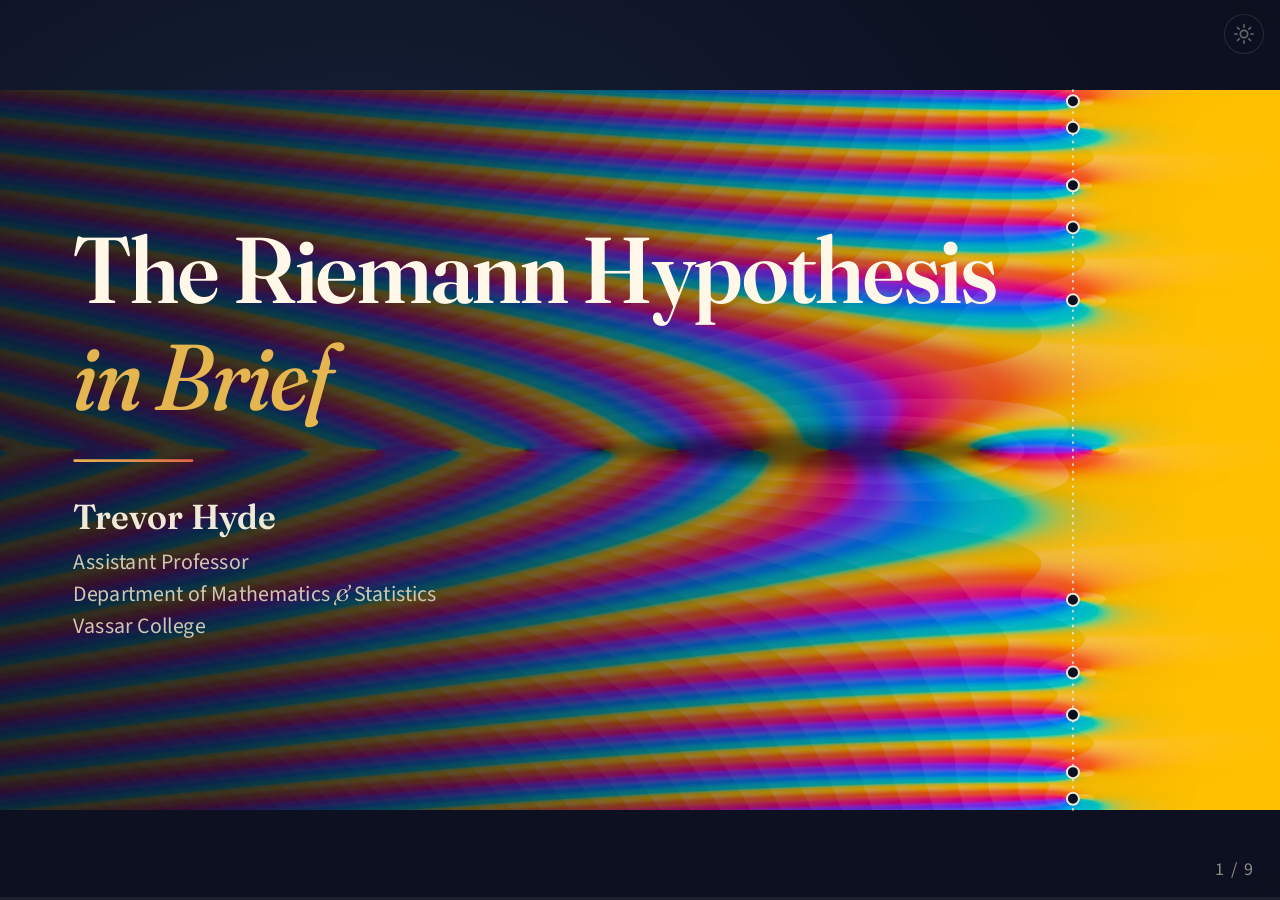
<file: notes/riemann-hypothesis/index.html>
<!doctype html>
<html lang="en">
<head>
  <meta charset="utf-8">
  <meta name="viewport" content="width=device-width, initial-scale=1">
  <title>The Riemann Hypothesis in Brief · Trevor Hyde</title>
  <meta name="description" content="Slides from Trevor Hyde&#x27;s short talk on the Riemann Hypothesis: what it says, how the zeros of the zeta function control the primes, and the two proofs announced on November 20, 2026.">
  <meta property="og:site_name" content="Trevor Hyde">
  <meta property="og:type" content="website">
  <meta property="og:title" content="The Riemann Hypothesis in Brief">
  <meta property="og:description" content="Slides from Trevor Hyde&#x27;s short talk on the Riemann Hypothesis: what it says, how the zeros of the zeta function control the primes, and the two proofs announced on November 20, 2026.">
  <meta property="og:url" content="https://tghyde.github.io/notes/riemann-hypothesis/">
  <meta property="og:image" content="https://tghyde.github.io/notes/riemann-zeta.png">
  <link rel="stylesheet" href="vendor/reveal/reset.css">
  <link rel="stylesheet" href="vendor/reveal/reveal.css">
  <link rel="stylesheet" href="vendor/katex/katex.min.css">
  <link rel="stylesheet" href="assets/css/theme.css">
  <!-- night or day theme, chosen before the first paint (see "night / day" in assets/js/main.js) -->
  <script>
    (function () {
      var t = new URLSearchParams(location.search).get('theme');
      try { if (t === 'day' || t === 'night') localStorage.setItem('rh-theme', t); else t = localStorage.getItem('rh-theme'); } catch (e) {}
      if (t === 'day') document.documentElement.classList.add('day');
    })();
  </script>
</head>
<body>
<button class="theme-toggle" type="button">
  <svg class="sun" viewBox="0 0 24 24"><circle cx="12" cy="12" r="4"/><path d="M12 2v2.5M12 19.5V22M2 12h2.5M19.5 12H22M4.9 4.9l1.8 1.8M17.3 17.3l1.8 1.8M4.9 19.1l1.8-1.8M17.3 6.7l1.8-1.8"/></svg>
  <svg class="moon" viewBox="0 0 24 24"><path d="M20 14.5A8 8 0 0 1 9.5 4a8 8 0 1 0 10.5 10.5z"/></svg>
</button>
<div class="reveal">
  <div class="slides">

    <!-- ===================== Title ===================== -->
    <!-- The backdrop is zeta(s) for -28 < Re s < 6, |Im s| < 34 (scripts/zeta_domain.py, palette "saturated");
         data-zeta-marks lists what main.js draws over it. -->
    <section class="title-slide zeta-bg">
      <img class="backdrop" src="figs/zeta-domain-saturated.jpg" alt="Domain colouring of the Riemann zeta function">
      <div class="scrim"></div>
      <svg class="marks" viewBox="0 0 1920 1080" data-zeta-marks="line zeros"></svg>
      <div class="title-text">
        <h1>The Riemann Hypothesis</h1>
        <div class="sub">in Brief</div>
        <div class="rule"></div>
        <div class="byline">
          <div class="name">Trevor Hyde</div>
          <div class="aff">Assistant Professor<br>Department of Mathematics <span class="amp">&amp;</span> Statistics<br>Vassar College</div>
        </div>
      </div>
    </section>

    <!-- ===================== Proposed solutions ===================== -->
    <section class="solutions">
      <h2>Proposed Solutions</h2>
      <!-- bullets on the left; on the right the photograph, then the excerpt from Masullo's draft -->
      <div class="cols">
        <div class="text">
          <ul>
            <li>On <mark>November 20th, 2026</mark>, two proofs were announced.</li>
            <li><span class="who">Levent Alpöge</span> (Anthropic), working with Claude:</li>
            <li class="hook">A 4-page announcement; initially only a <mark>Lean</mark> proof provided.</li>
            <li class="hook">175,187 Lean files, about 17 million lines of code.</li>
            <li class="hook">November 21: the Lean and Mathlib communities certify <q>that both the statement and the proof of the Riemann Hypothesis are correct.</q></li>
          </ul>
          <ul>
            <li><span class="who">Alessandro Masullo</span> posted a draft of his proof in response.</li>
            <li class="hook"><q>It is all human, with no AI.</q> - Ravi Vakil</li>
            <li class="hook">A 940-page manuscript, <em>The Music of the Primes</em>, claiming the Riemann hypothesis.</li>
            <li class="hook">Issues reported within hours; the draft is under revision.</li>
          </ul>
        </div>
        <div class="side">
          <figure>
            <img class="photo person" src="figs/alpoge.jpg" alt="Levent Alpöge in front of the Boy surface sculpture at Oberwolfach">
            <figcaption>Levent Alpöge <span class="years">Oberwolfach, 2024 · photo: M. Ruf, MFO</span></figcaption>
          </figure>
          <figure>
            <img class="photo excerpt" src="figs/masullo-trace-formula.png" alt="Section 12.5 of Masullo's draft, from its heading through the statement of Theorem 12.5.1.1, the trace formula">
            <figcaption>The trace formula, <span class="years">page 519 of Masullo's <em>The Music of the Primes</em></span></figcaption>
          </figure>
        </div>
      </div>
      <div class="ref">
        <p>L. Alpöge, “Remark”, <a href="https://alpo.ge/remark.pdf" target="_blank" rel="noopener">alpo.ge/remark.pdf</a></p>
        <p>R. Vakil, “Hurried Announcement: Alessandro Masullo GRH”,<br><a href="https://math216.wordpress.com/2026/11/20/hurried-announcement-alessandro-masullo-grh/" target="_blank" rel="noopener">math216.wordpress.com/2026/11/20/hurried-announcement-alessandro-masullo-grh/</a></p>
      </div>
    </section>

    <!-- ===================== The Riemann Hypothesis ===================== -->
    <section class="problem">
      <h2>The Riemann Hypothesis</h2>
      <div class="cols">
        <div>
          <ul>
            <li>Arguably the most famous open problem in mathematics for the past 167 years.</li>
            <li>Listed as part of Hilbert's 8th problem.</li>
            <li>One of the seven Millennium Prize Problems.</li>
            <li class="hook">Clay Mathematics Institute offers a $1 million prize for solutions.</li>
          </ul>
          <div class="panel">
            <blockquote>
              “If I were to awaken after having slept for a thousand years, my first question would be: <mark>Has the Riemann Hypothesis been proven?</mark>”
              <span class="who">David Hilbert</span>
            </blockquote>
          </div>
        </div>
        <div class="portraits">
          <figure>
            <img class="photo" src="figs/riemann.jpg" alt="Portrait of Bernhard Riemann">
            <figcaption>Bernhard Riemann <span class="years">1826–1866</span></figcaption>
          </figure>
          <figure>
            <img class="photo" src="figs/hilbert.jpg" alt="Portrait of David Hilbert in a hat">
            <figcaption>David Hilbert <span class="years">1862–1943</span></figcaption>
          </figure>
        </div>
      </div>
      <p class="ref">“Quotations by David Hilbert”, <em>MacTutor History of Mathematics Archive</em>,<br>University of St Andrews, <a href="https://mathshistory.st-andrews.ac.uk/Biographies/Hilbert/quotations/" target="_blank" rel="noopener">mathshistory.st-andrews.ac.uk/Biographies/Hilbert/quotations/</a></p>
    </section>

    <!-- ===================== The paper ===================== -->
    <section class="paper">
      <h2>On the Number of Primes Less Than a Given Magnitude</h2>
      <div class="cols">
        <div>
          <ul>
            <li>November 1859: Riemann published his famous 9 page paper on the distribution of primes.</li>
            <li class="hook">This was his only publication on number theory!</li>
            <li class="gap">Riemann's objective: derive an analytical formula to describe the precise distribution of the <mark>prime numbers</mark>.</li>
            <li>A <strong>prime</strong> is a whole number $p > 1$ only divisible by $1$ and $p$.</li>
            <li class="hook">Primes are the fundamental building blocks of mathematics.</li>
          </ul>
          <p class="list-of-primes">2, 3, 5, 7, 11, 13, 17, 19, 23, 29, 31, 37, 41, 43, 47, …</p>
          <div class="panel">
            <span class="label">Fundamental Theorem of Arithmetic</span>
            <p>Every $n > 1$ factors uniquely as a product of primes.</p>
            <p><b>Ex:</b> $360 = 2^3 \cdot 3^2 \cdot 5$</p>
          </div>
        </div>
        <figure>
          <img class="photo page" src="figs/riemann-paper.jpg" alt="The first page of Riemann's paper, as printed in his collected works">
        </figure>
      </div>
    </section>

    <!-- ===================== Distribution of primes ===================== -->
    <!-- The plot (assets/js/plots.js) follows the data-prime-step fragments:
         pi(x) up to 100 is there on arrival; 1 widens it to 10,000; 2 lays R(x) over it;
         3 takes R(x) off both curves, leaving pi(x) - R(x) on [0, 10,000] with y from -7 to 7.
         Then 4 shows the exact formula; 5 lights its main term, 6 the terms from the zeros
         (the data-hl fragments; the colours are in theme.css). -->
    <section class="primes">
      <h2>Distribution of Primes</h2>
      <div class="upper">
        <ul>
          <li>No simple formula for producing the $n$th prime.</li>
          <li class="hook">However, in aggregate, order begins to emerge.</li>
        </ul>
        <p class="pi-def">$\pi(x)$ = number of primes $p$<br>such that $p \le x$</p>
      </div>
      <div class="lower">
        <div class="defs">
          <div class="fragment" data-fragment-index="2">
            <ul>
              <li class="gold">Riemann's approximation:</li>
            </ul>
            <div class="eq">\[ \gold{R(x)} = \sum_{n=1}^{\infty} \frac{\mu(n)}{n}\, \Li\!\big(x^{1/n}\big) \]</div>
            <p class="small">where $\Li(x) = \displaystyle\int_0^x \frac{dt}{\log t}$ is the logarithmic integral.</p>
          </div>
        </div>
        <div class="plot" id="prime-plot"><canvas></canvas></div>
      </div>
      <div class="explicit fragment" data-fragment-index="4">
        <div class="exact">
          <ul>
            <li class="gold">Riemann's exact formula*:</li>
          </ul>
          <div class="eq">\[ \pi(x) \;=\; \htmlClass{t-main}{R(x)} \;-\; \htmlClass{t-zeros}{\sum_{\rho} R(x^{\rho})} \]</div>
          <p class="small">where $\rho$ sums over the zeros of the <mark>Riemann zeta function</mark> $\zeta(s)$</p>
        </div>
        <ul class="notes">
          <li class="n-main fragment" data-fragment-index="4" data-hl="main">The main term: a smooth curve, $R(x)$.</li>
          <li class="n-zeros fragment" data-fragment-index="4" data-hl="zeros">
            The correction terms: one for each zero of the zeta function.
            <p class="hook">They control the precise location of the primes.</p>
          </li>
        </ul>
        <p class="caveat">* Up to some convergence issues.</p>
      </div>
      <span class="fragment ctrl" data-fragment-index="1" data-prime-step="1"></span>
      <span class="fragment ctrl" data-fragment-index="2" data-prime-step="2"></span>
      <span class="fragment ctrl" data-fragment-index="3" data-prime-step="3"></span>
    </section>

    <!-- ===================== Riemann's formula ===================== -->
    <section class="formula">
      <h2>The Riemann Zeta Function</h2>
      <div class="zeta">
        <div>
          <div class="plot" id="zeta-real-plot"><canvas></canvas></div>
          <p class="caption">Riemann's zeta function, for real $s > 1$</p>
        </div>
        <div class="right">
          <div class="series">
            <div class="eq">\[ \zeta(s) \;=\; \sum_{n=1}^{\infty} \frac{1}{n^s} \;=\; \frac{1}{1^s} + \frac{1}{2^s} + \frac{1}{3^s} + \frac{1}{4^s} + \frac{1}{5^s} + \cdots \]</div>
            <div class="eq">\[ \phantom{\zeta(s)} \;=\; \prod_{p} \frac{1}{1 - \frac{1}{p^s}} \;=\; \bigg(\frac{1}{1 - \frac{1}{2^s}}\bigg) \bigg(\frac{1}{1 - \frac{1}{3^s}}\bigg) \bigg(\frac{1}{1 - \frac{1}{5^s}}\bigg) \cdots \]</div>
          </div>
          <img class="surface fragment" data-fragment-index="3" src="figs/zeta-surface.png" data-day-src="figs/zeta-surface-day.png" alt="The surface |zeta(s)| over the strip 0 ≤ Re s ≤ 4, coloured by arg zeta(s), with the pole at s = 1 rising out of it">
        </div>
      </div>
    </section>

    <!-- ===================== Riemann's hypothesis ===================== -->
    <section class="hypothesis zeta-bg">
      <img class="backdrop" src="figs/zeta-domain-saturated.jpg" alt="Domain colouring of the Riemann zeta function">
      <div class="scrim"></div>
      <svg class="marks" viewBox="0 0 1920 1080" data-zeta-marks="axis line zeros trivial pole labels"></svg>
      <h2>The Riemann Hypothesis</h2>
      <div class="card statement">
        <p>Every non-trivial zero of $\zeta(s)$ has the form $s = \tfrac12 + it$ with $t$ real.</p>
      </div>
    </section>

    <!-- ===================== Music of the primes ===================== -->
    <!-- The right-hand plot follows the data-wave-step fragments: the step is an index
         into the stages computed by scripts/zero_waves.py (0, 1, 2, 3, 5, 10, 20, 50, 100
         pairs of zeros), so data-wave-step="5" shows the first 10 pairs. With data-wave-sweep
         the plot passes through the stages named by the data-wave-term terms of the sum
         (2, 3, 10 and 100 pairs), pausing briefly at each, and each term appears as its stage is reached. -->
    <section class="music">
      <h2><span class="new fragment" data-fragment-index="7">Noise</span> <span class="old">Music</span> of the Primes</h2>
      <div class="plots">
        <div class="plot" id="error-plot"><canvas></canvas></div>
        <div class="wave">
          <div class="plot" id="wave-plot"><canvas></canvas></div>
          <p class="wave-sum">
            <span>$\pi(x) - R(x) \approx$</span>
            <span class="azure">$-\sum_{m \ge 1} R(x^{-2m})$</span>
            <span class="azure fragment" data-fragment-index="1">$-\,2\operatorname{Re} R(x^{\rho_1})$</span>
            <span class="azure" data-wave-term="2">$-\,2\operatorname{Re} R(x^{\rho_2})$</span>
            <span class="azure" data-wave-term="3">$-\,2\operatorname{Re} R(x^{\rho_3})$</span>
            <span class="azure" data-wave-term="5">$-\cdots-2\operatorname{Re} R(x^{\rho_{10}})$</span>
            <span class="azure" data-wave-term="8">$-\cdots-2\operatorname{Re} R(x^{\rho_{100}})$</span>
          </p>
        </div>
      </div>
      <ul>
        <li>Each zeta zero is like an instrument in the orchestra.</li>
        <li class="hook">Riemann's hypothesis says the volume of each instrument grows at <mark>the same, slowest possible rate</mark>.</li>
        <li class="hook fragment" data-fragment-index="7">$R(x)$ gets about the first half of the digits of $\pi(x)$ right; the rest behave like <span class="noise">random noise</span>.</li>
      </ul>
      <div class="digits fragment" data-fragment-index="7">
        <span>$\pi(10^{24}) =$</span><span><span class="same">18,435,599,767,34</span><span class="diff">9,200,867,866</span></span>
        <span>$R(10^{24}) \approx$</span><span><span class="same">18,435,599,767,34</span><span class="diff">7,541,878,147</span></span>
      </div>
      <span class="fragment ctrl" data-fragment-index="1" data-wave-step="1"></span>
      <span class="fragment ctrl" data-fragment-index="2" data-wave-step="8" data-wave-sweep></span>
    </section>

    <!-- ===================== Questions ===================== -->
    <section class="questions">
      <div class="questions-inner">
        <h1>Questions?</h1>
        <a class="qr-card" href="https://tghyde.github.io/notes/riemann-hypothesis/" target="_blank" rel="noopener">
          <img src="figs/qr-slides.svg" alt="QR code linking to https://tghyde.github.io/notes/riemann-hypothesis/">
          <span class="qr-label">Slides</span>
        </a>
      </div>
    </section>

  </div>
</div>

<script src="vendor/reveal/reveal.js"></script>
<script src="vendor/reveal/plugin/notes/notes.js"></script>
<script src="vendor/katex/katex.min.js"></script>
<script src="vendor/katex/contrib/auto-render.min.js"></script>
<script src="assets/js/waves-data.js"></script>
<script src="assets/js/plots.js"></script>
<script src="assets/js/main.js"></script>
</body>
</html>
</file>
<file: assets/style.css>
/* Trevor Hyde — personal site. Color tokens and control styles follow hwGenie's "slate" theme. */
:root {
  --bg: #faf9f6;
  --fg: #20242a;
  --muted: #5d646f;
  --accent: #24589f;
  --border: #dcdad0;
  --card-bg: #efeee8;
  --code-bg: #f1f0ea;
  --hover-bg: #e2e8f3;
  --serif: Charter, "Bitstream Charter", Georgia, "Times New Roman", serif;
  --sans: system-ui, -apple-system, "Segoe UI", sans-serif;
  --measure: 46rem;
}
@media (prefers-color-scheme: dark) {
  :root:not([data-theme="light"]) {
    --bg: #15171c;
    --fg: #e7e5e0;
    --muted: #9aa1ad;
    --accent: #8db1ea;
    --border: #33363e;
    --card-bg: #1f222a;
    --code-bg: #22252d;
    --hover-bg: #2b3242;
  }
}
:root[data-theme="dark"] {
  --bg: #15171c;
  --fg: #e7e5e0;
  --muted: #9aa1ad;
  --accent: #8db1ea;
  --border: #33363e;
  --card-bg: #1f222a;
  --code-bg: #22252d;
  --hover-bg: #2b3242;
}

* { box-sizing: border-box; }
html { -webkit-text-size-adjust: 100%; }
body {
  margin: 0;
  background: var(--bg);
  color: var(--fg);
  font-family: var(--serif);
  font-size: 1.0625rem;
  line-height: 1.6;
}
@media (prefers-reduced-motion: no-preference) {
  body { transition: background-color .2s ease, color .2s ease; }
}
[id] { scroll-margin-top: 4.5rem; }
a { color: var(--accent); text-decoration: none; }
main a:not(.btn) { padding: 0 .12em; margin: 0 -.12em; }
main a:not(.btn):hover { background: var(--hover-bg); }
img { max-width: 100%; height: auto; }
h1, h2, h3 { font-weight: 600; line-height: 1.2; margin: 0; }
h1 { font-size: 2rem; letter-spacing: -0.01em; }
h2 {
  font-size: 1.15rem;
  font-variant: small-caps;
  letter-spacing: 0.04em;
  border-bottom: 1px solid var(--border);
  padding-bottom: 0.2rem;
  margin: 2.25rem 0 0.9rem;
}
h3 { font-size: 1.05rem; margin: 1.4rem 0 0.5rem; }
p { margin: 0 0 1rem; }
ul, ol { margin: 0 0 1rem; padding-left: 1.4rem; }
li { margin-bottom: 0.35rem; }
.muted { color: var(--muted); }
.small { font-size: 0.92rem; }

/* Layout */
.wrap {
  max-width: var(--measure);
  margin: 0 auto;
  padding: 0 16px 4rem;
}
header.site {
  display: flex;
  flex-wrap: wrap;
  align-items: baseline;
  justify-content: space-between;
  gap: 0.5rem 1.5rem;
  padding: 1.5rem 0 1rem;
  border-bottom: 1px solid var(--border);
  margin-bottom: 2rem;
}
@media (max-width: 52rem) { header.site { padding-right: 2.75rem; } }
/* The header stays pinned at the top while scrolling, at every width */
header.site { position: sticky; top: 0; z-index: 45; background: var(--bg); }
[id] { scroll-margin-top: 5.5rem; }
header.site .brand { order: 1; }
nav.main { order: 2; margin-left: auto; }
header.site .nav-toc {
  order: 3;
  display: none;
  background: none;
  border: none;
  font: inherit;
  font-family: var(--sans);
  font-size: 0.88rem;
  color: var(--muted);
  cursor: pointer;
  padding: .1rem .4rem;
}
header.site .nav-toc:hover { background: var(--hover-bg); color: var(--accent); }
header.site .nav-toc::after { content: " ▾"; }
header.site .nav-toc[aria-expanded="true"]::after { content: " ▴"; }
@media (max-width: 77.99rem) { header.site .nav-toc { display: inline-block; } }
/* Phones: a compact header so the pinned bar stays short. Name and Contents
   on the first line, all the page links on one line below. */
@media (max-width: 47.99rem) {
  header.site { padding-top: .7rem; padding-bottom: .5rem; margin-bottom: 1.5rem; row-gap: .3rem; align-items: center; }
  header.site .nav-toc { order: 2; margin-left: auto; }
  header.site nav.main {
    order: 3;
    flex: 0 0 calc(100% + 2.75rem + .25rem);  /* run under the theme toggle's column */
    margin: 0 -2.75rem 0 -.25rem;
    flex-wrap: nowrap;
    justify-content: space-between;
    gap: 0;
    overflow-x: auto;
    scrollbar-width: none;
  }
  header.site nav.main::-webkit-scrollbar { display: none; }
  header.site nav.main a { padding: .1rem .25rem; white-space: nowrap; }
}
header.site .brand { font-weight: 600; font-size: 1.1rem; color: var(--fg); padding: 0 .2rem; margin: 0 -.2rem; }
header.site .brand:hover { background: var(--hover-bg); }
nav.main { font-family: var(--sans); font-size: 0.88rem; display: flex; flex-wrap: wrap; gap: .2rem .5rem; }
nav.main a { color: var(--muted); padding: .1rem .4rem; }
nav.main a:hover { background: var(--hover-bg); color: var(--accent); }
nav.main a[aria-current="page"] { color: var(--fg); font-weight: 600; }
footer.site {
  margin-top: 4rem;
  padding-top: 1rem;
  border-top: 1px solid var(--border);
  font-family: var(--sans);
  font-size: 0.82rem;
  color: var(--muted);
}
footer.site a { padding: 0 .12em; margin: 0 -.12em; }
footer.site a:hover { background: var(--hover-bg); }

/* Buttons (hwGenie .filebox style: flat, no border, inverts on hover) */
.btn, .links a {
  display: inline-flex;
  align-items: center;
  gap: .4rem;
  background: var(--card-bg);
  padding: .25rem .6rem;
  font-family: var(--sans);
  font-size: .85rem;
  white-space: nowrap;
  color: var(--accent);
  text-decoration: none;
}
.btn:hover, .links a:hover { background: var(--accent); color: var(--bg); }
.btn, .links a { margin: 0; }
.btn svg { flex-shrink: 0; }
.links { display: flex; flex-wrap: wrap; gap: .4rem .5rem; margin: 1.25rem 0 0; padding: 0; list-style: none; }
.links li { margin: 0; }

/* Theme toggle */
#themetoggle {
  position: fixed;
  top: .5rem;
  right: .7rem;
  z-index: 60;
  background: var(--card-bg);
  color: var(--fg);
  border: none;
  padding: .3rem .6rem;
  font-size: 1rem;
  line-height: 1;
  cursor: pointer;
}
#themetoggle:hover { background: var(--code-bg); }

/* Home */
.hero {
  display: grid;
  grid-template-columns: minmax(0, 1fr) 220px;
  gap: 2rem;
  align-items: start;
}
.hero .photo { border-radius: 6px; display: block; width: 100%; }
.hero h1 { margin-bottom: 0.25rem; }
.hero .title { font-size: 1.1rem; color: var(--muted); margin-bottom: 1.25rem; }
.contact { list-style: none; padding: 0; margin: 1.25rem 0 0; font-family: var(--sans); font-size: 0.92rem; }
.contact li { margin-bottom: 0.3rem; }
.contact .k { display: inline-block; min-width: 4.2rem; color: var(--muted); }
.hero .aside { display: flex; flex-direction: column; gap: .9rem; }
.hero .credit { margin: -.6rem 0 0; font-family: var(--sans); font-size: .72rem; color: var(--muted); opacity: .8; text-align: right; }
.hero .aside .links { flex-direction: column; align-items: stretch; margin: 0; }
.hero .aside .links a { display: flex; width: 100%; justify-content: center; padding: .35rem 1.1rem; }
@media (max-width: 640px) {
  .hero { grid-template-columns: 1fr; }
  .hero .aside { display: contents; }
  .hero .photo { width: 180px; order: -1; }
  .hero .credit { order: -1; width: 180px; margin-top: -1.55rem; }
  .hero .aside .links { order: 1; flex-direction: row; margin-top: .25rem; }
  .hero .aside .links a { display: inline-flex; width: auto; }
}

/* Publication and talk lists */
ol.pubs { padding-left: 1.6rem; }
ol.pubs li { margin-bottom: 0.8rem; }
ol.pubs .t { font-style: italic; }
ol.pubs .with, ol.pubs .venue { display: block; }
ol.pubs .refs { display: block; font-family: var(--sans); font-size: 0.85rem; margin-top: .1rem; }
ol.pubs .refs a { margin-right: 0.8rem; }
.talks { list-style: none; padding: 0; }
.talks li { display: grid; grid-template-columns: 7.5rem 1fr; gap: 1rem; margin-bottom: 0.5rem; }
.talks .d { color: var(--muted); font-family: var(--sans); font-size: 0.88rem; padding-top: 0.15rem; }
@media (max-width: 480px) { .talks li { grid-template-columns: 1fr; gap: 0.1rem; } }

/* Teaching */
.courses { list-style: none; padding: 0; }
.courses li { display: grid; grid-template-columns: 1fr; margin-bottom: 0.6rem; }
.courses .c { font-weight: 600; }
.courses .s { color: var(--muted); }

/* Notes */
.note { margin: 1.4rem 0 2.4rem; }
.note h3 { margin: 0 0 .55rem; font-size: 1.15rem; }
.note h3 a { color: inherit; }
.note h3 a:hover { color: var(--accent); }
.note .actions { display: flex; flex-wrap: wrap; gap: .4rem; margin-top: .9rem; }
.note .meta { font-family: var(--sans); font-size: 0.88rem; color: var(--muted); margin: -0.2rem 0 0.8rem; }
.note .body { display: grid; grid-template-columns: minmax(0, 1fr) 13rem; gap: 1.5rem; align-items: start; }
.note .body.text-only { grid-template-columns: minmax(0, 1fr); }
.note .body p { margin: 0; }
.note .body img { width: 100%; height: auto; }
.note .placeholder {
  aspect-ratio: 16 / 10;
  display: grid;
  place-items: center;
  border: 1.5px dashed var(--border);
  background: var(--card-bg);
  color: var(--muted);
  font-family: var(--sans);
  font-size: .8rem;
}
.note .math-figure { justify-self: center; font-size: 1.3rem; color: var(--fg); }
.note .math-figure .pivot { color: var(--accent); font-weight: 600; }
.note .body .figure-md { width: 11rem; justify-self: center; }
.note .body .figure-sm { width: 7.5rem; justify-self: center; }
.note .body .course-icon { width: 9rem; justify-self: center; border-radius: 10px; }
.office-hours { margin: 0 0 1.5rem; }
.office-hours p, .office-hours ul { margin: 0; }
.office-hours ul { padding-left: 1.4rem; }
.note .body img[src$="hourglass.svg"] { width: 5rem; }
.note .body svg.robot { display: block; height: auto; }
.note .body svg.robot .shadow { fill: var(--fg); opacity: .2; }   /* dark by day, light at night */
.note .body svg.qr { display: block; width: 6.5rem; height: auto; color: var(--fg); margin: .5rem 0; }
.note .math-figure-sm { font-size: 1.05rem; }
/* Lines in F_3^2: point and line colors from the tool itself, light and dark */
.f3-fig {
  --pt-0: #4a1c5c; --pt-1: #a8468a; --pt-2: #eeb9be;
  --pt-3: #d490bf; --pt-4: #9c3f58; --pt-5: #7a3a90;
  --pt-6: #d47c8d; --pt-7: #b98cc9; --pt-8: #7d2d66;
  --line-0: #243B70; --line-1: #E1B84E;
}
@media (prefers-color-scheme: dark) {
  :root:not([data-theme="light"]) .f3-fig {
    --pt-0: #7a3f94; --pt-1: #b85a9a; --pt-4: #c25a74; --pt-5: #9a5ab0;
    --pt-7: #c9a0d8; --pt-8: #a3458c; --line-0: #8DB1EA;
  }
}
:root[data-theme="dark"] .f3-fig {
  --pt-0: #7a3f94; --pt-1: #b85a9a; --pt-4: #c25a74; --pt-5: #9a5ab0;
  --pt-7: #c9a0d8; --pt-8: #a3458c; --line-0: #8DB1EA;
}
.note .body svg.f3-fig { display: block; height: auto; }
/* light and dark versions of one picture, swapped with the site theme */
.note .body .themed-img img { display: block; width: 100%; height: auto; }
.themed-img .on-dark { display: none !important; }
@media (prefers-color-scheme: dark) {
  :root:not([data-theme="light"]) .themed-img .on-light { display: none !important; }
  :root:not([data-theme="light"]) .themed-img .on-dark { display: block !important; }
}
:root[data-theme="dark"] .themed-img .on-light { display: none !important; }
:root[data-theme="dark"] .themed-img .on-dark { display: block !important; }
@media (max-width: 560px) {
  .note .body { grid-template-columns: 1fr; gap: 0.9rem; }
  .note .body img, .note .placeholder, .note .body .themed-img { width: 12rem; justify-self: center; }
  .note .body .figure-md { width: 10.5rem; }
  .note .body .figure-sm { width: 7rem; }
  .note .body .course-icon { width: 8rem; }
  .note .body svg.qr { width: 6rem; }
  .note .body img[src$="hourglass.svg"] { width: 4.75rem; }
}

/* Resources */
.toc-inline { font-family: var(--sans); font-size: 0.9rem; columns: 2; column-gap: 2rem; }
.toc-inline li { break-inside: avoid; }
@media (max-width: 520px) { .toc-inline { columns: 1; } }

/* CV */
.cv h1 { font-variant: small-caps; text-align: center; font-size: 2.2rem; }
.cv .head { text-align: center; margin-bottom: 1rem; }
.cv .head .t { font-variant: small-caps; font-size: 1.15rem; letter-spacing: 0.02em; }
.cv .head .c { font-family: var(--sans); font-size: 0.88rem; color: var(--muted); }
.cv .actions { display: flex; justify-content: center; gap: .5rem; margin: 0.9rem 0 1.5rem; }
table.cv { width: 100%; border-collapse: collapse; margin-bottom: 0.5rem; }
table.cv td { vertical-align: top; padding: 0.15rem 0; }
table.cv td.what { padding-right: 1rem; }
table.cv td.where { width: 11.5rem; padding-right: 0.5rem; color: var(--muted); }
table.cv td.when { width: 6.5rem; text-align: right; white-space: nowrap; }
table.cv td.note { padding-left: 1.5rem; }
@media (max-width: 600px) {
  table.cv, table.cv tbody, table.cv tr, table.cv td { display: block; width: auto; }
  table.cv tr { margin-bottom: 0.6rem; }
  table.cv td.where, table.cv td.when { text-align: left; padding: 0; font-family: var(--sans); font-size: 0.88rem; }
  table.cv td.note { padding-left: 0; }
}
.cv ol { padding-left: 1.6rem; }
.cv ol li { margin-bottom: 0.4rem; }
.cv ul.dash { list-style: none; padding-left: 0; }
.cv ul.dash li { padding-left: 1.1rem; text-indent: -1.1rem; margin-bottom: 0.3rem; }
.cv ul.dash li::before { content: "\25AA"; color: var(--muted); font-size: .7em; position: relative; top: -.1em; margin-right: .55em; }
.cv .ug { color: var(--accent); }

/* Table of contents: fixed in the left gutter when the viewport can hold one
   beside the 46rem column; otherwise a dropdown under the sticky bar. */
nav.toc { font-family: var(--sans); font-size: .82rem; line-height: 1.4; }
nav.toc .toc-title {
  font-size: .72rem;
  font-weight: 600;
  letter-spacing: .12em;
  text-transform: uppercase;
  color: var(--muted);
  margin: 0 0 .45rem .6rem;
}
nav.toc ul { list-style: none; margin: 0; padding: 0; }
nav.toc li { margin: 0; }
nav.toc a { display: block; color: var(--fg); padding: .28rem .6rem; border-left: 2px solid transparent; }
nav.toc a:hover { background: var(--hover-bg); }
nav.toc a.active { color: var(--accent); font-weight: 600; border-left-color: var(--accent); }
nav.toc li.toc-l2 a { padding-left: 1.5rem; }
@media (min-width: 78rem) {
  nav.toc {
    position: fixed;
    top: 5rem;
    left: calc(50% - 38.5rem);   /* 23rem half-column + 1.5rem gap + 14rem */
    width: 14rem;
    max-height: calc(100vh - 6.5rem);
    overflow-y: auto;
    z-index: 40;
  }
}
@media (max-width: 77.99rem) {
  nav.toc {
    position: fixed;
    left: 0; right: 0;
    top: 0;                      /* moved below the pinned header by script */
    z-index: 49;
    display: none;
    background: var(--card-bg);
    box-shadow: 0 6px 14px rgba(0, 0, 0, .14);
    max-height: min(70vh, 26rem);
    overflow-y: auto;
    padding: .5rem .6rem .7rem;
  }
  nav.toc.open { display: block; }
  nav.toc .toc-title { display: none; }
}

@media print {
  :root { --bg: #fff; --fg: #000; --muted: #444; --border: #999; --accent: #24589f; --card-bg: #fff; --hover-bg: #fff; }
  body { font-size: 10.5pt; line-height: 1.35; }
  .wrap { max-width: none; padding: 0; }
  header.site, footer.site, .cv .actions, nav.toc, #themetoggle { display: none; }
  h2 { margin: 12pt 0 5pt; page-break-after: avoid; }
  h3 { page-break-after: avoid; }
  table.cv tr, li { page-break-inside: avoid; }
  a { color: inherit; }
  @page { margin: 0.75in 0.9in; }
}
</file>
<file: notes/p-adic-numbers/vendor/reveal/reveal.css>
/**
 * reveal.js 5.2.0
 * https://revealjs.com
 * MIT licensed
 *
 * Copyright (C) 2011-2024 Hakim El Hattab, https://hakim.se
 */

.reveal .r-stretch,.reveal .stretch{max-width:none;max-height:none}.reveal pre.r-stretch code,.reveal pre.stretch code{height:100%;max-height:100%;box-sizing:border-box}.reveal .r-fit-text{display:inline-block;white-space:nowrap}.reveal .r-stack{display:grid;grid-template-rows:100%}.reveal .r-stack>*{grid-area:1/1;margin:auto}.reveal .r-hstack,.reveal .r-vstack{display:flex}.reveal .r-hstack img,.reveal .r-hstack video,.reveal .r-vstack img,.reveal .r-vstack video{min-width:0;min-height:0;object-fit:contain}.reveal .r-vstack{flex-direction:column;align-items:center;justify-content:center}.reveal .r-hstack{flex-direction:row;align-items:center;justify-content:center}.reveal .items-stretch{align-items:stretch}.reveal .items-start{align-items:flex-start}.reveal .items-center{align-items:center}.reveal .items-end{align-items:flex-end}.reveal .justify-between{justify-content:space-between}.reveal .justify-around{justify-content:space-around}.reveal .justify-start{justify-content:flex-start}.reveal .justify-center{justify-content:center}.reveal .justify-end{justify-content:flex-end}html.reveal-full-page{width:100%;height:100%;height:100vh;height:calc(var(--vh,1vh) * 100);height:100dvh;overflow:hidden}.reveal-viewport{height:100%;overflow:hidden;position:relative;line-height:1;margin:0;background-color:#fff;color:#000;--r-controls-spacing:12px;--r-overlay-header-height:40px;--r-overlay-margin:0px;--r-overlay-padding:6px;--r-overlay-gap:5px}@media screen and (max-width:1024px),(max-height:768px){.reveal-viewport{--r-overlay-header-height:26px}}.reveal-viewport:fullscreen{top:0!important;left:0!important;width:100%!important;height:100%!important;transform:none!important}.reveal .fragment{transition:all .2s ease}.reveal .fragment:not(.custom){opacity:0;visibility:hidden;will-change:opacity}.reveal .fragment.visible{opacity:1;visibility:inherit}.reveal .fragment.disabled{transition:none}.reveal .fragment.grow{opacity:1;visibility:inherit}.reveal .fragment.grow.visible{transform:scale(1.3)}.reveal .fragment.shrink{opacity:1;visibility:inherit}.reveal .fragment.shrink.visible{transform:scale(.7)}.reveal .fragment.zoom-in{transform:scale(.1)}.reveal .fragment.zoom-in.visible{transform:none}.reveal .fragment.fade-out{opacity:1;visibility:inherit}.reveal .fragment.fade-out.visible{opacity:0;visibility:hidden}.reveal .fragment.semi-fade-out{opacity:1;visibility:inherit}.reveal .fragment.semi-fade-out.visible{opacity:.5;visibility:inherit}.reveal .fragment.strike{opacity:1;visibility:inherit}.reveal .fragment.strike.visible{text-decoration:line-through}.reveal .fragment.fade-up{transform:translate(0,40px)}.reveal .fragment.fade-up.visible{transform:translate(0,0)}.reveal .fragment.fade-down{transform:translate(0,-40px)}.reveal .fragment.fade-down.visible{transform:translate(0,0)}.reveal .fragment.fade-right{transform:translate(-40px,0)}.reveal .fragment.fade-right.visible{transform:translate(0,0)}.reveal .fragment.fade-left{transform:translate(40px,0)}.reveal .fragment.fade-left.visible{transform:translate(0,0)}.reveal .fragment.current-visible,.reveal .fragment.fade-in-then-out{opacity:0;visibility:hidden}.reveal .fragment.current-visible.current-fragment,.reveal .fragment.fade-in-then-out.current-fragment{opacity:1;visibility:inherit}.reveal .fragment.fade-in-then-semi-out{opacity:0;visibility:hidden}.reveal .fragment.fade-in-then-semi-out.visible{opacity:.5;visibility:inherit}.reveal .fragment.fade-in-then-semi-out.current-fragment{opacity:1;visibility:inherit}.reveal .fragment.highlight-blue,.reveal .fragment.highlight-current-blue,.reveal .fragment.highlight-current-green,.reveal .fragment.highlight-current-red,.reveal .fragment.highlight-green,.reveal .fragment.highlight-red{opacity:1;visibility:inherit}.reveal .fragment.highlight-red.visible{color:#ff2c2d}.reveal .fragment.highlight-green.visible{color:#17ff2e}.reveal .fragment.highlight-blue.visible{color:#1b91ff}.reveal .fragment.highlight-current-red.current-fragment{color:#ff2c2d}.reveal .fragment.highlight-current-green.current-fragment{color:#17ff2e}.reveal .fragment.highlight-current-blue.current-fragment{color:#1b91ff}.reveal:after{content:"";font-style:italic}.reveal iframe{z-index:1}.reveal a{position:relative}@keyframes bounce-right{0%,10%,25%,40%,50%{transform:translateX(0)}20%{transform:translateX(10px)}30%{transform:translateX(-5px)}}@keyframes bounce-left{0%,10%,25%,40%,50%{transform:translateX(0)}20%{transform:translateX(-10px)}30%{transform:translateX(5px)}}@keyframes bounce-down{0%,10%,25%,40%,50%{transform:translateY(0)}20%{transform:translateY(10px)}30%{transform:translateY(-5px)}}.reveal .controls{display:none;position:absolute;top:auto;bottom:var(--r-controls-spacing);right:var(--r-controls-spacing);left:auto;z-index:11;color:#000;pointer-events:none;font-size:10px}.reveal .controls button{position:absolute;padding:0;background-color:transparent;border:0;outline:0;cursor:pointer;color:currentColor;transform:scale(.9999);transition:color .2s ease,opacity .2s ease,transform .2s ease;z-index:2;pointer-events:auto;font-size:inherit;visibility:hidden;opacity:0;-webkit-appearance:none;-webkit-tap-highlight-color:transparent}.reveal .controls .controls-arrow:after,.reveal .controls .controls-arrow:before{content:"";position:absolute;top:0;left:0;width:2.6em;height:.5em;border-radius:.25em;background-color:currentColor;transition:all .15s ease,background-color .8s ease;transform-origin:.2em 50%;will-change:transform}.reveal .controls .controls-arrow{position:relative;width:3.6em;height:3.6em}.reveal .controls .controls-arrow:before{transform:translateX(.5em) translateY(1.55em) rotate(45deg)}.reveal .controls .controls-arrow:after{transform:translateX(.5em) translateY(1.55em) rotate(-45deg)}.reveal .controls .controls-arrow:hover:before{transform:translateX(.5em) translateY(1.55em) rotate(40deg)}.reveal .controls .controls-arrow:hover:after{transform:translateX(.5em) translateY(1.55em) rotate(-40deg)}.reveal .controls .controls-arrow:active:before{transform:translateX(.5em) translateY(1.55em) rotate(36deg)}.reveal .controls .controls-arrow:active:after{transform:translateX(.5em) translateY(1.55em) rotate(-36deg)}.reveal .controls .navigate-left{right:6.4em;bottom:3.2em;transform:translateX(-10px)}.reveal .controls .navigate-left.highlight{animation:bounce-left 2s 50 both ease-out}.reveal .controls .navigate-right{right:0;bottom:3.2em;transform:translateX(10px)}.reveal .controls .navigate-right .controls-arrow{transform:rotate(180deg)}.reveal .controls .navigate-right.highlight{animation:bounce-right 2s 50 both ease-out}.reveal .controls .navigate-up{right:3.2em;bottom:6.4em;transform:translateY(-10px)}.reveal .controls .navigate-up .controls-arrow{transform:rotate(90deg)}.reveal .controls .navigate-down{right:3.2em;bottom:-1.4em;padding-bottom:1.4em;transform:translateY(10px)}.reveal .controls .navigate-down .controls-arrow{transform:rotate(-90deg)}.reveal .controls .navigate-down.highlight{animation:bounce-down 2s 50 both ease-out}.reveal .controls[data-controls-back-arrows=faded] .navigate-up.enabled{opacity:.3}.reveal .controls[data-controls-back-arrows=faded] .navigate-up.enabled:hover{opacity:1}.reveal .controls[data-controls-back-arrows=hidden] .navigate-up.enabled{opacity:0;visibility:hidden}.reveal .controls .enabled{visibility:visible;opacity:.9;cursor:pointer;transform:none}.reveal .controls .enabled.fragmented{opacity:.5}.reveal .controls .enabled.fragmented:hover,.reveal .controls .enabled:hover{opacity:1}.reveal:not(.rtl) .controls[data-controls-back-arrows=faded] .navigate-left.enabled{opacity:.3}.reveal:not(.rtl) .controls[data-controls-back-arrows=faded] .navigate-left.enabled:hover{opacity:1}.reveal:not(.rtl) .controls[data-controls-back-arrows=hidden] .navigate-left.enabled{opacity:0;visibility:hidden}.reveal.rtl .controls[data-controls-back-arrows=faded] .navigate-right.enabled{opacity:.3}.reveal.rtl .controls[data-controls-back-arrows=faded] .navigate-right.enabled:hover{opacity:1}.reveal.rtl .controls[data-controls-back-arrows=hidden] .navigate-right.enabled{opacity:0;visibility:hidden}.reveal[data-navigation-mode=linear].has-horizontal-slides .navigate-down,.reveal[data-navigation-mode=linear].has-horizontal-slides .navigate-up{display:none}.reveal:not(.has-vertical-slides) .controls .navigate-left,.reveal[data-navigation-mode=linear].has-horizontal-slides .navigate-left{bottom:1.4em;right:5.5em}.reveal:not(.has-vertical-slides) .controls .navigate-right,.reveal[data-navigation-mode=linear].has-horizontal-slides .navigate-right{bottom:1.4em;right:.5em}.reveal:not(.has-horizontal-slides) .controls .navigate-up{right:1.4em;bottom:5em}.reveal:not(.has-horizontal-slides) .controls .navigate-down{right:1.4em;bottom:.5em}.reveal.has-dark-background .controls{color:#fff}.reveal.has-light-background .controls{color:#000}.reveal.no-hover .controls .controls-arrow:active:before,.reveal.no-hover .controls .controls-arrow:hover:before{transform:translateX(.5em) translateY(1.55em) rotate(45deg)}.reveal.no-hover .controls .controls-arrow:active:after,.reveal.no-hover .controls .controls-arrow:hover:after{transform:translateX(.5em) translateY(1.55em) rotate(-45deg)}@media screen and (min-width:500px){.reveal-viewport{--r-controls-spacing:0.8em}.reveal .controls[data-controls-layout=edges]{top:0;right:0;bottom:0;left:0}.reveal .controls[data-controls-layout=edges] .navigate-down,.reveal .controls[data-controls-layout=edges] .navigate-left,.reveal .controls[data-controls-layout=edges] .navigate-right,.reveal .controls[data-controls-layout=edges] .navigate-up{bottom:auto;right:auto}.reveal .controls[data-controls-layout=edges] .navigate-left{top:50%;left:var(--r-controls-spacing);margin-top:-1.8em}.reveal .controls[data-controls-layout=edges] .navigate-right{top:50%;right:var(--r-controls-spacing);margin-top:-1.8em}.reveal .controls[data-controls-layout=edges] .navigate-up{top:var(--r-controls-spacing);left:50%;margin-left:-1.8em}.reveal .controls[data-controls-layout=edges] .navigate-down{bottom:calc(var(--r-controls-spacing) - 1.4em + .3em);left:50%;margin-left:-1.8em}}.reveal .progress{position:absolute;display:none;height:3px;width:100%;bottom:0;left:0;z-index:10;background-color:rgba(0,0,0,.2);color:#fff}.reveal .progress:after{content:"";display:block;position:absolute;height:10px;width:100%;top:-10px}.reveal .progress span{display:block;height:100%;width:100%;background-color:currentColor;transition:transform .8s cubic-bezier(.26,.86,.44,.985);transform-origin:0 0;transform:scaleX(0)}.reveal .slide-number{position:absolute;display:block;right:8px;bottom:8px;z-index:31;font-family:Helvetica,sans-serif;font-size:12px;line-height:1;color:#fff;background-color:rgba(0,0,0,.4);padding:5px}.reveal .slide-number a{color:currentColor}.reveal .slide-number-delimiter{margin:0 3px}.reveal{position:relative;width:100%;height:100%;overflow:hidden;touch-action:pinch-zoom}.reveal.embedded{touch-action:pan-y}.reveal.embedded.is-vertical-slide{touch-action:none}.reveal .slides{position:absolute;width:100%;height:100%;top:0;right:0;bottom:0;left:0;margin:auto;pointer-events:none;overflow:visible;z-index:1;text-align:center;perspective:600px;perspective-origin:50% 40%}.reveal .slides>section{perspective:600px}.reveal .slides>section,.reveal .slides>section>section{display:none;position:absolute;width:100%;pointer-events:auto;z-index:10;transform-style:flat;transition:transform-origin .8s cubic-bezier(.26,.86,.44,.985),transform .8s cubic-bezier(.26,.86,.44,.985),visibility .8s cubic-bezier(.26,.86,.44,.985),opacity .8s cubic-bezier(.26,.86,.44,.985)}.reveal[data-transition-speed=fast] .slides section{transition-duration:.4s}.reveal[data-transition-speed=slow] .slides section{transition-duration:1.2s}.reveal .slides section[data-transition-speed=fast]{transition-duration:.4s}.reveal .slides section[data-transition-speed=slow]{transition-duration:1.2s}.reveal .slides>section.stack{padding-top:0;padding-bottom:0;pointer-events:none;height:100%}.reveal .slides>section.present,.reveal .slides>section>section.present{display:block;z-index:11;opacity:1}.reveal .slides>section:empty,.reveal .slides>section>section:empty,.reveal .slides>section>section[data-background-interactive],.reveal .slides>section[data-background-interactive]{pointer-events:none}.reveal.center,.reveal.center .slides,.reveal.center .slides section{min-height:0!important}.reveal .slides>section:not(.present),.reveal .slides>section>section:not(.present){pointer-events:none}.reveal.overview .slides>section,.reveal.overview .slides>section>section{pointer-events:auto}.reveal .slides>section.future,.reveal .slides>section.future>section,.reveal .slides>section.past,.reveal .slides>section.past>section,.reveal .slides>section>section.future,.reveal .slides>section>section.past{opacity:0}.reveal .slides>section[data-transition=slide].past,.reveal .slides>section[data-transition~=slide-out].past,.reveal.slide .slides>section:not([data-transition]).past{transform:translate(-150%,0)}.reveal .slides>section[data-transition=slide].future,.reveal .slides>section[data-transition~=slide-in].future,.reveal.slide .slides>section:not([data-transition]).future{transform:translate(150%,0)}.reveal .slides>section>section[data-transition=slide].past,.reveal .slides>section>section[data-transition~=slide-out].past,.reveal.slide .slides>section>section:not([data-transition]).past{transform:translate(0,-150%)}.reveal .slides>section>section[data-transition=slide].future,.reveal .slides>section>section[data-transition~=slide-in].future,.reveal.slide .slides>section>section:not([data-transition]).future{transform:translate(0,150%)}.reveal .slides>section[data-transition=linear].past,.reveal .slides>section[data-transition~=linear-out].past,.reveal.linear .slides>section:not([data-transition]).past{transform:translate(-150%,0)}.reveal .slides>section[data-transition=linear].future,.reveal .slides>section[data-transition~=linear-in].future,.reveal.linear .slides>section:not([data-transition]).future{transform:translate(150%,0)}.reveal .slides>section>section[data-transition=linear].past,.reveal .slides>section>section[data-transition~=linear-out].past,.reveal.linear .slides>section>section:not([data-transition]).past{transform:translate(0,-150%)}.reveal .slides>section>section[data-transition=linear].future,.reveal .slides>section>section[data-transition~=linear-in].future,.reveal.linear .slides>section>section:not([data-transition]).future{transform:translate(0,150%)}.reveal .slides section[data-transition=default].stack,.reveal.default .slides section.stack{transform-style:preserve-3d}.reveal .slides>section[data-transition=default].past,.reveal .slides>section[data-transition~=default-out].past,.reveal.default .slides>section:not([data-transition]).past{transform:translate3d(-100%,0,0) rotateY(-90deg) translate3d(-100%,0,0)}.reveal .slides>section[data-transition=default].future,.reveal .slides>section[data-transition~=default-in].future,.reveal.default .slides>section:not([data-transition]).future{transform:translate3d(100%,0,0) rotateY(90deg) translate3d(100%,0,0)}.reveal .slides>section>section[data-transition=default].past,.reveal .slides>section>section[data-transition~=default-out].past,.reveal.default .slides>section>section:not([data-transition]).past{transform:translate3d(0,-300px,0) rotateX(70deg) translate3d(0,-300px,0)}.reveal .slides>section>section[data-transition=default].future,.reveal .slides>section>section[data-transition~=default-in].future,.reveal.default .slides>section>section:not([data-transition]).future{transform:translate3d(0,300px,0) rotateX(-70deg) translate3d(0,300px,0)}.reveal .slides section[data-transition=convex].stack,.reveal.convex .slides section.stack{transform-style:preserve-3d}.reveal .slides>section[data-transition=convex].past,.reveal .slides>section[data-transition~=convex-out].past,.reveal.convex .slides>section:not([data-transition]).past{transform:translate3d(-100%,0,0) rotateY(-90deg) translate3d(-100%,0,0)}.reveal .slides>section[data-transition=convex].future,.reveal .slides>section[data-transition~=convex-in].future,.reveal.convex .slides>section:not([data-transition]).future{transform:translate3d(100%,0,0) rotateY(90deg) translate3d(100%,0,0)}.reveal .slides>section>section[data-transition=convex].past,.reveal .slides>section>section[data-transition~=convex-out].past,.reveal.convex .slides>section>section:not([data-transition]).past{transform:translate3d(0,-300px,0) rotateX(70deg) translate3d(0,-300px,0)}.reveal .slides>section>section[data-transition=convex].future,.reveal .slides>section>section[data-transition~=convex-in].future,.reveal.convex .slides>section>section:not([data-transition]).future{transform:translate3d(0,300px,0) rotateX(-70deg) translate3d(0,300px,0)}.reveal .slides section[data-transition=concave].stack,.reveal.concave .slides section.stack{transform-style:preserve-3d}.reveal .slides>section[data-transition=concave].past,.reveal .slides>section[data-transition~=concave-out].past,.reveal.concave .slides>section:not([data-transition]).past{transform:translate3d(-100%,0,0) rotateY(90deg) translate3d(-100%,0,0)}.reveal .slides>section[data-transition=concave].future,.reveal .slides>section[data-transition~=concave-in].future,.reveal.concave .slides>section:not([data-transition]).future{transform:translate3d(100%,0,0) rotateY(-90deg) translate3d(100%,0,0)}.reveal .slides>section>section[data-transition=concave].past,.reveal .slides>section>section[data-transition~=concave-out].past,.reveal.concave .slides>section>section:not([data-transition]).past{transform:translate3d(0,-80%,0) rotateX(-70deg) translate3d(0,-80%,0)}.reveal .slides>section>section[data-transition=concave].future,.reveal .slides>section>section[data-transition~=concave-in].future,.reveal.concave .slides>section>section:not([data-transition]).future{transform:translate3d(0,80%,0) rotateX(70deg) translate3d(0,80%,0)}.reveal .slides section[data-transition=zoom],.reveal.zoom .slides section:not([data-transition]){transition-timing-function:ease}.reveal .slides>section[data-transition=zoom].past,.reveal .slides>section[data-transition~=zoom-out].past,.reveal.zoom .slides>section:not([data-transition]).past{visibility:hidden;transform:scale(16)}.reveal .slides>section[data-transition=zoom].future,.reveal .slides>section[data-transition~=zoom-in].future,.reveal.zoom .slides>section:not([data-transition]).future{visibility:hidden;transform:scale(.2)}.reveal .slides>section>section[data-transition=zoom].past,.reveal .slides>section>section[data-transition~=zoom-out].past,.reveal.zoom .slides>section>section:not([data-transition]).past{transform:scale(16)}.reveal .slides>section>section[data-transition=zoom].future,.reveal .slides>section>section[data-transition~=zoom-in].future,.reveal.zoom .slides>section>section:not([data-transition]).future{transform:scale(.2)}.reveal.cube .slides{perspective:1300px}.reveal.cube .slides section{padding:30px;min-height:700px;backface-visibility:hidden;box-sizing:border-box;transform-style:preserve-3d}.reveal.center.cube .slides section{min-height:0}.reveal.cube .slides section:not(.stack):before{content:"";position:absolute;display:block;width:100%;height:100%;left:0;top:0;background:rgba(0,0,0,.1);border-radius:4px;transform:translateZ(-20px)}.reveal.cube .slides section:not(.stack):after{content:"";position:absolute;display:block;width:90%;height:30px;left:5%;bottom:0;background:0 0;z-index:1;border-radius:4px;box-shadow:0 95px 25px rgba(0,0,0,.2);transform:translateZ(-90px) rotateX(65deg)}.reveal.cube .slides>section.stack{padding:0;background:0 0}.reveal.cube .slides>section.past{transform-origin:100% 0;transform:translate3d(-100%,0,0) rotateY(-90deg)}.reveal.cube .slides>section.future{transform-origin:0 0;transform:translate3d(100%,0,0) rotateY(90deg)}.reveal.cube .slides>section>section.past{transform-origin:0 100%;transform:translate3d(0,-100%,0) rotateX(90deg)}.reveal.cube .slides>section>section.future{transform-origin:0 0;transform:translate3d(0,100%,0) rotateX(-90deg)}.reveal.page .slides{perspective-origin:0 50%;perspective:3000px}.reveal.page .slides section{padding:30px;min-height:700px;box-sizing:border-box;transform-style:preserve-3d}.reveal.page .slides section.past{z-index:12}.reveal.page .slides section:not(.stack):before{content:"";position:absolute;display:block;width:100%;height:100%;left:0;top:0;background:rgba(0,0,0,.1);transform:translateZ(-20px)}.reveal.page .slides section:not(.stack):after{content:"";position:absolute;display:block;width:90%;height:30px;left:5%;bottom:0;background:0 0;z-index:1;border-radius:4px;box-shadow:0 95px 25px rgba(0,0,0,.2);transform:translateZ(-90px) rotateX(65deg)}.reveal.page .slides>section.stack{padding:0;background:0 0}.reveal.page .slides>section.past{transform-origin:0 0;transform:translate3d(-40%,0,0) rotateY(-80deg)}.reveal.page .slides>section.future{transform-origin:100% 0;transform:translate3d(0,0,0)}.reveal.page .slides>section>section.past{transform-origin:0 0;transform:translate3d(0,-40%,0) rotateX(80deg)}.reveal.page .slides>section>section.future{transform-origin:0 100%;transform:translate3d(0,0,0)}.reveal .slides section[data-transition=fade],.reveal.fade .slides section:not([data-transition]),.reveal.fade .slides>section>section:not([data-transition]){transform:none;transition:opacity .5s}.reveal.fade.overview .slides section,.reveal.fade.overview .slides>section>section{transition:none}.reveal .slides section[data-transition=none],.reveal.none .slides section:not([data-transition]){transform:none;transition:none}.reveal .pause-overlay{position:absolute;top:0;left:0;width:100%;height:100%;background:#000;visibility:hidden;opacity:0;z-index:100;transition:all 1s ease}.reveal .pause-overlay .resume-button{position:absolute;bottom:20px;right:20px;color:#ccc;border-radius:2px;padding:6px 14px;border:2px solid #ccc;font-size:16px;background:0 0;cursor:pointer}.reveal .pause-overlay .resume-button:hover{color:#fff;border-color:#fff}.reveal.paused .pause-overlay{visibility:visible;opacity:1}.reveal .no-transition,.reveal .no-transition *,.reveal .slides.disable-slide-transitions section{transition:none!important}.reveal .slides.disable-slide-transitions section{transform:none!important}.reveal .backgrounds{position:absolute;width:100%;height:100%;top:0;left:0;perspective:600px}.reveal .slide-background{display:none;position:absolute;width:100%;height:100%;opacity:0;visibility:hidden;overflow:hidden;background-color:rgba(0,0,0,0);transition:all .8s cubic-bezier(.26,.86,.44,.985)}.reveal .slide-background-content{position:absolute;width:100%;height:100%;background-position:50% 50%;background-repeat:no-repeat;background-size:cover}.reveal .slide-background.stack{display:block}.reveal .slide-background.present{opacity:1;visibility:visible;z-index:2}.print-pdf .reveal .slide-background{opacity:1!important;visibility:visible!important}.reveal .slide-background video{position:absolute;width:100%;height:100%;max-width:none;max-height:none;top:0;left:0;object-fit:cover}.reveal .slide-background[data-background-size=contain] video{object-fit:contain}.reveal>.backgrounds .slide-background[data-background-transition=none],.reveal[data-background-transition=none]>.backgrounds .slide-background:not([data-background-transition]){transition:none}.reveal>.backgrounds .slide-background[data-background-transition=slide],.reveal[data-background-transition=slide]>.backgrounds .slide-background:not([data-background-transition]){opacity:1}.reveal>.backgrounds .slide-background.past[data-background-transition=slide],.reveal[data-background-transition=slide]>.backgrounds .slide-background.past:not([data-background-transition]){transform:translate(-100%,0)}.reveal>.backgrounds .slide-background.future[data-background-transition=slide],.reveal[data-background-transition=slide]>.backgrounds .slide-background.future:not([data-background-transition]){transform:translate(100%,0)}.reveal>.backgrounds .slide-background>.slide-background.past[data-background-transition=slide],.reveal[data-background-transition=slide]>.backgrounds .slide-background>.slide-background.past:not([data-background-transition]){transform:translate(0,-100%)}.reveal>.backgrounds .slide-background>.slide-background.future[data-background-transition=slide],.reveal[data-background-transition=slide]>.backgrounds .slide-background>.slide-background.future:not([data-background-transition]){transform:translate(0,100%)}.reveal>.backgrounds .slide-background.past[data-background-transition=convex],.reveal[data-background-transition=convex]>.backgrounds .slide-background.past:not([data-background-transition]){opacity:0;transform:translate3d(-100%,0,0) rotateY(-90deg) translate3d(-100%,0,0)}.reveal>.backgrounds .slide-background.future[data-background-transition=convex],.reveal[data-background-transition=convex]>.backgrounds .slide-background.future:not([data-background-transition]){opacity:0;transform:translate3d(100%,0,0) rotateY(90deg) translate3d(100%,0,0)}.reveal>.backgrounds .slide-background>.slide-background.past[data-background-transition=convex],.reveal[data-background-transition=convex]>.backgrounds .slide-background>.slide-background.past:not([data-background-transition]){opacity:0;transform:translate3d(0,-100%,0) rotateX(90deg) translate3d(0,-100%,0)}.reveal>.backgrounds .slide-background>.slide-background.future[data-background-transition=convex],.reveal[data-background-transition=convex]>.backgrounds .slide-background>.slide-background.future:not([data-background-transition]){opacity:0;transform:translate3d(0,100%,0) rotateX(-90deg) translate3d(0,100%,0)}.reveal>.backgrounds .slide-background.past[data-background-transition=concave],.reveal[data-background-transition=concave]>.backgrounds .slide-background.past:not([data-background-transition]){opacity:0;transform:translate3d(-100%,0,0) rotateY(90deg) translate3d(-100%,0,0)}.reveal>.backgrounds .slide-background.future[data-background-transition=concave],.reveal[data-background-transition=concave]>.backgrounds .slide-background.future:not([data-background-transition]){opacity:0;transform:translate3d(100%,0,0) rotateY(-90deg) translate3d(100%,0,0)}.reveal>.backgrounds .slide-background>.slide-background.past[data-background-transition=concave],.reveal[data-background-transition=concave]>.backgrounds .slide-background>.slide-background.past:not([data-background-transition]){opacity:0;transform:translate3d(0,-100%,0) rotateX(-90deg) translate3d(0,-100%,0)}.reveal>.backgrounds .slide-background>.slide-background.future[data-background-transition=concave],.reveal[data-background-transition=concave]>.backgrounds .slide-background>.slide-background.future:not([data-background-transition]){opacity:0;transform:translate3d(0,100%,0) rotateX(90deg) translate3d(0,100%,0)}.reveal>.backgrounds .slide-background[data-background-transition=zoom],.reveal[data-background-transition=zoom]>.backgrounds .slide-background:not([data-background-transition]){transition-timing-function:ease}.reveal>.backgrounds .slide-background.past[data-background-transition=zoom],.reveal[data-background-transition=zoom]>.backgrounds .slide-background.past:not([data-background-transition]){opacity:0;visibility:hidden;transform:scale(16)}.reveal>.backgrounds .slide-background.future[data-background-transition=zoom],.reveal[data-background-transition=zoom]>.backgrounds .slide-background.future:not([data-background-transition]){opacity:0;visibility:hidden;transform:scale(.2)}.reveal>.backgrounds .slide-background>.slide-background.past[data-background-transition=zoom],.reveal[data-background-transition=zoom]>.backgrounds .slide-background>.slide-background.past:not([data-background-transition]){opacity:0;visibility:hidden;transform:scale(16)}.reveal>.backgrounds .slide-background>.slide-background.future[data-background-transition=zoom],.reveal[data-background-transition=zoom]>.backgrounds .slide-background>.slide-background.future:not([data-background-transition]){opacity:0;visibility:hidden;transform:scale(.2)}.reveal[data-transition-speed=fast]>.backgrounds .slide-background{transition-duration:.4s}.reveal[data-transition-speed=slow]>.backgrounds .slide-background{transition-duration:1.2s}.reveal [data-auto-animate-target^=unmatched]{will-change:opacity}.reveal section[data-auto-animate]:not(.stack):not([data-auto-animate=running]) [data-auto-animate-target^=unmatched]{opacity:0}.reveal.overview{perspective-origin:50% 50%;perspective:700px}.reveal.overview .slides section{height:100%;top:0!important;opacity:1!important;overflow:hidden;visibility:visible!important;cursor:pointer;box-sizing:border-box}.reveal.overview .slides section.present,.reveal.overview .slides section:hover{outline:10px solid rgba(150,150,150,.4);outline-offset:10px}.reveal.overview .slides section .fragment{opacity:1;transition:none}.reveal.overview .slides section:after,.reveal.overview .slides section:before{display:none!important}.reveal.overview .slides>section.stack{padding:0;top:0!important;background:0 0;outline:0;overflow:visible}.reveal.overview .backgrounds{perspective:inherit}.reveal.overview .backgrounds .slide-background{opacity:1;visibility:visible;outline:10px solid rgba(150,150,150,.1);outline-offset:10px}.reveal.overview .backgrounds .slide-background.stack{overflow:visible}.reveal.overview .slides section,.reveal.overview-deactivating .slides section{transition:none}.reveal.overview .backgrounds .slide-background,.reveal.overview-deactivating .backgrounds .slide-background{transition:none}.reveal.rtl .slides,.reveal.rtl .slides h1,.reveal.rtl .slides h2,.reveal.rtl .slides h3,.reveal.rtl .slides h4,.reveal.rtl .slides h5,.reveal.rtl .slides h6{direction:rtl;font-family:sans-serif}.reveal.rtl code,.reveal.rtl pre{direction:ltr}.reveal.rtl ol,.reveal.rtl ul{text-align:right}.reveal.rtl .progress span{transform-origin:100% 0}.reveal.has-parallax-background .backgrounds{transition:all .8s ease}.reveal.has-parallax-background[data-transition-speed=fast] .backgrounds{transition-duration:.4s}.reveal.has-parallax-background[data-transition-speed=slow] .backgrounds{transition-duration:1.2s}@keyframes fade-in{from{opacity:0}to{opacity:1}}@keyframes scale-up{from{transform:scale(.95)}to{transform:scale(1)}}.reveal [data-preview-image],.reveal [data-preview-link]:not(a):not([data-preview-link=false]),.reveal [data-preview-video]{cursor:zoom-in}.r-overlay{position:absolute;top:var(--r-overlay-margin);right:var(--r-overlay-margin);bottom:var(--r-overlay-margin);left:var(--r-overlay-margin);border-radius:min(var(--r-overlay-margin),6px);z-index:99;background:rgba(0,0,0,.95);-webkit-backdrop-filter:blur(10px);backdrop-filter:blur(10px);transition:all .3s ease;color:#fff;animation:fade-in .3s ease;font-family:ui-sans-serif,system-ui,-apple-system,Helvetica,sans-serif}.r-overlay-viewport{position:absolute;top:var(--r-overlay-padding);right:var(--r-overlay-padding);bottom:var(--r-overlay-padding);left:var(--r-overlay-padding);gap:var(--r-overlay-gap);display:flex;flex-direction:column}.r-overlay-header{display:flex;z-index:2;box-sizing:border-box;align-items:center;justify-content:flex-end;height:var(--r-overlay-header-height);gap:6px}.r-overlay-header .r-overlay-button{all:unset;display:flex;align-items:center;justify-content:center;min-width:var(--r-overlay-header-height);min-height:var(--r-overlay-header-height);padding:0 calc(var(--r-overlay-header-height)/ 4);opacity:1;border-radius:6px;font-size:18px;gap:8px;cursor:pointer;box-sizing:border-box}.r-overlay-header .r-overlay-button:hover{opacity:1;background-color:rgba(255,255,255,.15)}.r-overlay-header .icon{display:inline-block;width:20px;height:20px;background-position:50% 50%;background-size:100%;background-repeat:no-repeat}.r-overlay-close .icon{background-image:url([data-uri])}.r-overlay-external .icon{background-image:url([data-uri])}.r-overlay-content{position:relative;display:grid;place-items:center;border-radius:6px;overflow:hidden;flex-grow:1;background-color:rgba(20,20,20,.8);animation:scale-up .5s cubic-bezier(.26,.86,.44,.985)}.r-overlay-spinner{position:absolute;display:block;top:50%;left:50%;width:32px;height:32px;margin:-16px 0 0 -16px;z-index:10;background-image:url([data-uri]%2F%2F%2F6%2Bvr8nJybW1tcDAwOjo6Nvb26ioqKOjo7Ozs%2FLy8vz8%2FAAAAAAAAAAAACH%2FC05FVFNDQVBFMi4wAwEAAAAh%2FhpDcmVhdGVkIHdpdGggYWpheGxvYWQuaW5mbwAh%[base64]%2FV%2FnmOM82XiHRLYKhKP1oZmADdEAAAh%2BQQJCgAAACwAAAAAIAAgAAAE6hDISWlZpOrNp1lGNRSdRpDUolIGw5RUYhhHukqFu8DsrEyqnWThGvAmhVlteBvojpTDDBUEIFwMFBRAmBkSgOrBFZogCASwBDEY%2FCZSg7GSE0gSCjQBMVG023xWBhklAnoEdhQEfyNqMIcKjhRsjEdnezB%2BA4k8gTwJhFuiW4dokXiloUepBAp5qaKpp6%2BHo7aWW54wl7obvEe0kRuoplCGepwSx2jJvqHEmGt6whJpGpfJCHmOoNHKaHx61WiSR92E4lbFoq%2BB6QDtuetcaBPnW6%2BO7wDHpIiK9SaVK5GgV543tzjgGcghAgAh%[base64]%2B%2BG%2Bw48edZPK%2BM6hLJpQg484enXIdQFSS1u6UhksENEQAAIfkECQoAAAAsAAAAACAAIAAABOcQyEmpGKLqzWcZRVUQnZYg1aBSh2GUVEIQ2aQOE%2BG%2BcD4ntpWkZQj1JIiZIogDFFyHI0UxQwFugMSOFIPJftfVAEoZLBbcLEFhlQiqGp1Vd140AUklUN3eCA51C1EWMzMCezCBBmkxVIVHBWd3HHl9JQOIJSdSnJ0TDKChCwUJjoWMPaGqDKannasMo6WnM562R5YluZRwur0wpgqZE7NKUm%2BFNRPIhjBJxKZteWuIBMN4zRMIVIhffcgojwCF117i4nlLnY5ztRLsnOk%2BaV%2BoJY7V7m76PdkS4trKcdg0Zc0tTcKkRAAAIfkECQoAAAAsAAAAACAAIAAABO4QyEkpKqjqzScpRaVkXZWQEximw1BSCUEIlDohrft6cpKCk5xid5MNJTaAIkekKGQkWyKHkvhKsR7ARmitkAYDYRIbUQRQjWBwJRzChi9CRlBcY1UN4g0%[base64]%[base64]%2BE71SRQeyqUToLA7VxF0JDyIQh%2FMVVPMt1ECZlfcjZJ9mIKoaTl1MRIl5o4CUKXOwmyrCInCKqcWtvadL2SYhyASyNDJ0uIiRMDjI0Fd30%2FiI2UA5GSS5UDj2l6NoqgOgN4gksEBgYFf0FDqKgHnyZ9OX8HrgYHdHpcHQULXAS2qKpENRg7eAMLC7kTBaixUYFkKAzWAAnLC7FLVxLWDBLKCwaKTULgEwbLA4hJtOkSBNqITT3xEgfLpBtzE%2FjiuL04RGEBgwWhShRgQExHBAAh%2BQQJCgAAACwAAAAAIAAgAAAE7xDISWlSqerNpyJKhWRdlSAVoVLCWk6JKlAqAavhO9UkUHsqlE6CwO1cRdCQ8iEIfzFVTzLdRAmZX3I2SfZiCqGk5dTESJeaOAlClzsJsqwiJwiqnFrb2nS9kmIcgEsjQydLiIlHehhpejaIjzh9eomSjZR%[base64]%2BE71SRQeyqUToLA7VxF0JDyIQh%[base64]%2BE71SRQeyqUToLA7VxF0JDyIQh%2FMVVPMt1ECZlfcjZJ9mIKoaTl1MRIl5o4CUKXOwmyrCInCKqcWtvadL2SYhyASyNDJ0uIiUd6GAULDJCRiXo1CpGXDJOUjY%2BYip9DhToJA4RBLwMLCwVDfRgbBAaqqoZ1XBMHswsHtxtFaH1iqaoGNgAIxRpbFAgfPQSqpbgGBqUD1wBXeCYp1AYZ19JJOYgH1KwA4UBvQwXUBxPqVD9L3sbp2BNk2xvvFPJd%2BMFCN6HAAIKgNggY0KtEBAAh%[base64]%2BvsYMDAzZQPC9VCNkDWUhGkuE5PxJNwiUK4UfLzOlD4WvzAHaoG9nxPi5d%2BjYUqfAhhykOFwJWiAAAIfkECQoAAAAsAAAAACAAIAAABPAQyElpUqnqzaciSoVkXVUMFaFSwlpOCcMYlErAavhOMnNLNo8KsZsMZItJEIDIFSkLGQoQTNhIsFehRww2CQLKF0tYGKYSg%2BygsZIuNqJksKgbfgIGepNo2cIUB3V1B3IvNiBYNQaDSTtfhhx0CwVPI0UJe0%2Bbm4g5VgcGoqOcnjmjqDSdnhgEoamcsZuXO1aWQy8KAwOAuTYYGwi7w5h%2BKr0SJ8MFihpNbx%2B4Erq7BYBuzsdiH1jCAzoSfl0rVirNbRXlBBlLX%2BBP0XJLAPGzTkAuAOqb0WT5AH7OcdCm5B8TgRwSRKIHQtaLCwg1RAAAOwAAAAAAAAAAAA%3D%3D);visibility:hidden;opacity:0}.r-overlay-preview .r-overlay-content iframe{width:100%;height:100%;max-width:100%;max-height:100%;border:0;opacity:0;visibility:hidden;transition:all .3s ease}.r-overlay-preview[data-state=loaded] iframe{opacity:1;visibility:visible}.r-overlay-preview .r-overlay-content img,.r-overlay-preview .r-overlay-content video{position:absolute;max-width:100%;max-height:100%;width:100%;height:100%;margin:0;object-fit:scale-down}.r-overlay-preview[data-preview-fit=none] img,.r-overlay-preview[data-preview-fit=none] video{object-fit:none}.r-overlay-preview[data-preview-fit=scale-down] img,.r-overlay-preview[data-preview-fit=scale-down] video{object-fit:scale-down}.r-overlay-preview[data-preview-fit=contain] img,.r-overlay-preview[data-preview-fit=contain] video{object-fit:contain}.r-overlay-preview[data-preview-fit=cover] img,.r-overlay-preview[data-preview-fit=cover] video{object-fit:cover}.r-overlay-preview[data-state=loaded] .r-overlay-content-inner{position:absolute;z-index:-1;left:0;top:45%;width:100%;text-align:center;letter-spacing:normal}.r-overlay-preview .r-overlay-error{font-size:18px;color:orange}.r-overlay-preview .x-frame-error{opacity:0;transition:opacity .3s ease .3s}.r-overlay-preview[data-state=loaded] .x-frame-error{opacity:1}.r-overlay-preview[data-state=loading] .r-overlay-spinner{opacity:.6;visibility:visible}.r-overlay-help .r-overlay-content{overflow:auto}.r-overlay-help-content{max-width:560px;padding:20px 0;margin:auto;text-align:center;letter-spacing:normal}.r-overlay-help-content .title{font-size:20px;margin-top:0}.r-overlay-help .r-overlay-help-content table{border:1px solid #fff;border-collapse:collapse;font-size:16px;text-align:left}.r-overlay-help .r-overlay-help-content table td,.r-overlay-help .r-overlay-help-content table th{width:240px;padding:14px;border:1px solid #fff;vertical-align:middle}.r-overlay-help .r-overlay-help-content table th{padding-top:20px;padding-bottom:20px}.reveal .playback{position:absolute;left:15px;bottom:20px;z-index:30;cursor:pointer;transition:all .4s ease;-webkit-tap-highlight-color:transparent}.reveal.overview .playback{opacity:0;visibility:hidden}.reveal .hljs{min-height:100%}.reveal .hljs table{margin:initial}.reveal .hljs-ln-code,.reveal .hljs-ln-numbers{padding:0;border:0}.reveal .hljs-ln-numbers{opacity:.6;padding-right:.75em;text-align:right;vertical-align:top}.reveal .hljs.has-highlights tr:not(.highlight-line){opacity:.4}.reveal .hljs.has-highlights.fragment{transition:all .2s ease}.reveal .hljs:not(:first-child).fragment{position:absolute;top:0;left:0;width:100%;box-sizing:border-box}.reveal pre[data-auto-animate-target]{overflow:hidden}.reveal pre[data-auto-animate-target] code{height:100%}.reveal .roll{display:inline-block;line-height:1.2;overflow:hidden;vertical-align:top;perspective:400px;perspective-origin:50% 50%}.reveal .roll:hover{background:0 0;text-shadow:none}.reveal .roll span{display:block;position:relative;padding:0 2px;pointer-events:none;transition:all .4s ease;transform-origin:50% 0;transform-style:preserve-3d;backface-visibility:hidden}.reveal .roll:hover span{background:rgba(0,0,0,.5);transform:translate3d(0,0,-45px) rotateX(90deg)}.reveal .roll span:after{content:attr(data-title);display:block;position:absolute;left:0;top:0;padding:0 2px;backface-visibility:hidden;transform-origin:50% 0;transform:translate3d(0,110%,0) rotateX(-90deg)}.reveal aside.notes{display:none}.reveal .speaker-notes{display:none;position:absolute;width:33.3333333333%;height:100%;top:0;left:100%;padding:14px 18px 14px 18px;z-index:1;font-size:18px;line-height:1.4;border:1px solid rgba(0,0,0,.05);color:#222;background-color:#f5f5f5;overflow:auto;box-sizing:border-box;text-align:left;font-family:Helvetica,sans-serif;-webkit-overflow-scrolling:touch}.reveal .speaker-notes .notes-placeholder{color:#ccc;font-style:italic}.reveal .speaker-notes:focus{outline:0}.reveal .speaker-notes:before{content:"Speaker notes";display:block;margin-bottom:10px;opacity:.5}.reveal.show-notes{max-width:75%;overflow:visible}.reveal.show-notes .speaker-notes{display:block}@media screen and (min-width:1600px){.reveal .speaker-notes{font-size:20px}}@media screen and (max-width:1024px){.reveal.show-notes{border-left:0;max-width:none;max-height:70%;max-height:70vh;overflow:visible}.reveal.show-notes .speaker-notes{top:100%;left:0;width:100%;height:30vh;border:0}}@media screen and (max-width:600px){.reveal.show-notes{max-height:60%;max-height:60vh}.reveal.show-notes .speaker-notes{top:100%;height:40vh}.reveal .speaker-notes{font-size:14px}}.reveal .jump-to-slide{position:absolute;top:15px;left:15px;z-index:30;font-size:32px;-webkit-tap-highlight-color:transparent}.reveal .jump-to-slide-input{background:0 0;padding:8px;font-size:inherit;color:currentColor;border:0}.reveal .jump-to-slide-input::placeholder{color:currentColor;opacity:.5}.reveal.has-dark-background .jump-to-slide-input{color:#fff}.reveal.has-light-background .jump-to-slide-input{color:#222}.reveal .jump-to-slide-input:focus{outline:0}.zoomed .reveal *,.zoomed .reveal :after,.zoomed .reveal :before{backface-visibility:visible!important}.zoomed .reveal .controls,.zoomed .reveal .progress{opacity:0}.zoomed .reveal .roll span{background:0 0}.zoomed .reveal .roll span:after{visibility:hidden}.reveal-viewport.loading-scroll-mode{visibility:hidden}.reveal-viewport.reveal-scroll{margin:0 auto;overflow:auto;overflow-x:hidden;overflow-y:auto;z-index:1;--r-scrollbar-width:7px;--r-scrollbar-trigger-size:5px;--r-controls-spacing:8px}@media screen and (max-width:500px){.reveal-viewport.reveal-scroll{--r-scrollbar-width:3px;--r-scrollbar-trigger-size:3px}}.reveal-viewport.reveal-scroll .backgrounds,.reveal-viewport.reveal-scroll .controls,.reveal-viewport.reveal-scroll .playback,.reveal-viewport.reveal-scroll .progress,.reveal-viewport.reveal-scroll .slide-number,.reveal-viewport.reveal-scroll .speaker-notes{display:none!important}.reveal-viewport.reveal-scroll .pause-overlay,.reveal-viewport.reveal-scroll .r-overlay{position:fixed}.reveal-viewport.reveal-scroll .reveal{overflow:visible;touch-action:manipulation}.reveal-viewport.reveal-scroll .slides{position:static;pointer-events:initial;left:auto;top:auto;width:100%!important;margin:0;padding:0;overflow:visible;display:block;perspective:none;perspective-origin:50% 50%}.reveal-viewport.reveal-scroll .scroll-page{position:relative;width:100%;height:calc(var(--page-height) + var(--page-scroll-padding));z-index:1;overflow:visible}.reveal-viewport.reveal-scroll .scroll-page-sticky{position:sticky;height:var(--page-height);top:0}.reveal-viewport.reveal-scroll .scroll-page-content{position:absolute;top:0;left:0;width:100%;height:100%;overflow:hidden}.reveal-viewport.reveal-scroll .scroll-page section{visibility:visible!important;display:block!important;position:absolute!important;width:var(--slide-width)!important;height:var(--slide-height)!important;top:50%!important;left:50%!important;opacity:1!important;transform:scale(var(--slide-scale)) translate(-50%,-50%)!important;transform-style:flat!important;transform-origin:0 0!important}.reveal-viewport.reveal-scroll .slide-background{display:block!important;position:absolute;top:0;left:0;width:100%;height:100%;z-index:auto!important;visibility:visible;opacity:1;touch-action:manipulation}.reveal-viewport.reveal-scroll[data-scrollbar=auto]::-webkit-scrollbar,.reveal-viewport.reveal-scroll[data-scrollbar=true]::-webkit-scrollbar{display:none}.reveal-viewport.reveal-scroll[data-scrollbar=auto],.reveal-viewport.reveal-scroll[data-scrollbar=true]{scrollbar-width:none}.reveal-viewport.has-dark-background,.reveal.has-dark-background{--r-overlay-element-bg-color:240,240,240;--r-overlay-element-fg-color:0,0,0}.reveal-viewport.has-light-background,.reveal.has-light-background{--r-overlay-element-bg-color:0,0,0;--r-overlay-element-fg-color:240,240,240}.reveal-viewport.reveal-scroll .scrollbar{position:sticky;top:50%;z-index:20;opacity:0;transition:all .3s ease}.reveal-viewport.reveal-scroll .scrollbar.visible,.reveal-viewport.reveal-scroll .scrollbar:hover{opacity:1}.reveal-viewport.reveal-scroll .scrollbar .scrollbar-inner{position:absolute;width:var(--r-scrollbar-width);height:calc(var(--viewport-height) - var(--r-controls-spacing) * 2);right:var(--r-controls-spacing);top:0;transform:translateY(-50%);border-radius:var(--r-scrollbar-width);z-index:10}.reveal-viewport.reveal-scroll .scrollbar .scrollbar-playhead{position:absolute;width:var(--r-scrollbar-width);height:var(--r-scrollbar-width);top:0;left:0;border-radius:var(--r-scrollbar-width);background-color:rgba(var(--r-overlay-element-bg-color),1);z-index:11;transition:background-color .2s ease}.reveal-viewport.reveal-scroll .scrollbar .scrollbar-slide{position:absolute;width:100%;background-color:rgba(var(--r-overlay-element-bg-color),.2);box-shadow:0 0 0 1px rgba(var(--r-overlay-element-fg-color),.1);border-radius:var(--r-scrollbar-width);transition:background-color .2s ease}.reveal-viewport.reveal-scroll .scrollbar .scrollbar-slide:after{content:"";position:absolute;width:200%;height:100%;top:0;left:-50%;background:rgba(0,0,0,0);z-index:-1}.reveal-viewport.reveal-scroll .scrollbar .scrollbar-slide.active,.reveal-viewport.reveal-scroll .scrollbar .scrollbar-slide:hover{background-color:rgba(var(--r-overlay-element-bg-color),.4)}.reveal-viewport.reveal-scroll .scrollbar .scrollbar-trigger{position:absolute;width:100%;transition:background-color .2s ease}.reveal-viewport.reveal-scroll .scrollbar .scrollbar-slide.active.has-triggers{background-color:rgba(var(--r-overlay-element-bg-color),.4);z-index:10}.reveal-viewport.reveal-scroll .scrollbar .scrollbar-slide.active .scrollbar-trigger:after{content:"";position:absolute;width:var(--r-scrollbar-trigger-size);height:var(--r-scrollbar-trigger-size);border-radius:20px;top:50%;left:50%;transform:translate(-50%,-50%);background-color:rgba(var(--r-overlay-element-bg-color),1);transition:transform .2s ease,opacity .2s ease;opacity:.4}.reveal-viewport.reveal-scroll .scrollbar .scrollbar-slide.active .scrollbar-trigger.active:after,.reveal-viewport.reveal-scroll .scrollbar .scrollbar-slide.active .scrollbar-trigger.active~.scrollbar-trigger:after{opacity:1}.reveal-viewport.reveal-scroll .scrollbar .scrollbar-slide.active .scrollbar-trigger~.scrollbar-trigger.active:after{transform:translate(calc(var(--r-scrollbar-width) * -2),0);background-color:rgba(var(--r-overlay-element-bg-color),1)}html.reveal-print *{-webkit-print-color-adjust:exact}html.reveal-print{width:100%;height:100%;overflow:visible}html.reveal-print body{margin:0 auto!important;border:0;padding:0;float:none!important;overflow:visible}html.reveal-print .nestedarrow,html.reveal-print .reveal .controls,html.reveal-print .reveal .playback,html.reveal-print .reveal .progress,html.reveal-print .reveal.overview,html.reveal-print .state-background{display:none!important}html.reveal-print .reveal pre code{overflow:hidden!important}html.reveal-print .reveal{width:auto!important;height:auto!important;overflow:hidden!important}html.reveal-print .reveal .slides{position:static;width:100%!important;height:auto!important;zoom:1!important;pointer-events:initial;left:auto;top:auto;margin:0!important;padding:0!important;overflow:visible;display:block;perspective:none;perspective-origin:50% 50%}html.reveal-print .reveal .slides .pdf-page{position:relative;overflow:hidden;z-index:1;page-break-after:always}html.reveal-print .reveal .slides .pdf-page:last-of-type{page-break-after:avoid}html.reveal-print .reveal .slides section{visibility:visible!important;display:block!important;position:absolute!important;margin:0!important;padding:0!important;box-sizing:border-box!important;min-height:1px;opacity:1!important;transform-style:flat!important;transform:none!important}html.reveal-print .reveal section.stack{position:relative!important;margin:0!important;padding:0!important;page-break-after:avoid!important;height:auto!important;min-height:auto!important}html.reveal-print .reveal img{box-shadow:none}html.reveal-print .reveal .backgrounds{display:none}html.reveal-print .reveal .slide-background{display:block!important;position:absolute;top:0;left:0;width:100%;height:100%;z-index:auto!important}html.reveal-print .reveal.show-notes{max-width:none;max-height:none}html.reveal-print .reveal .speaker-notes-pdf{display:block;width:100%;height:auto;max-height:none;top:auto;right:auto;bottom:auto;left:auto;z-index:100}html.reveal-print .reveal .speaker-notes-pdf[data-layout=separate-page]{position:relative;color:inherit;background-color:transparent;padding:20px;page-break-after:always;border:0}html.reveal-print .reveal .slide-number-pdf{display:block;position:absolute;font-size:14px;visibility:visible}html.reveal-print .aria-status{display:none}@media print{html:not(.print-pdf){overflow:visible;width:auto;height:auto}html:not(.print-pdf) body{margin:0;padding:0;overflow:visible}html:not(.print-pdf) .reveal{background:#fff;font-size:20pt}html:not(.print-pdf) .reveal .backgrounds,html:not(.print-pdf) .reveal .controls,html:not(.print-pdf) .reveal .progress,html:not(.print-pdf) .reveal .slide-number,html:not(.print-pdf) .reveal .state-background{display:none!important}html:not(.print-pdf) .reveal li,html:not(.print-pdf) .reveal p,html:not(.print-pdf) .reveal td{font-size:20pt!important;color:#000}html:not(.print-pdf) .reveal h1,html:not(.print-pdf) .reveal h2,html:not(.print-pdf) .reveal h3,html:not(.print-pdf) .reveal h4,html:not(.print-pdf) .reveal h5,html:not(.print-pdf) .reveal h6{color:#000!important;height:auto;line-height:normal;text-align:left;letter-spacing:normal}html:not(.print-pdf) .reveal h1{font-size:28pt!important}html:not(.print-pdf) .reveal h2{font-size:24pt!important}html:not(.print-pdf) .reveal h3{font-size:22pt!important}html:not(.print-pdf) .reveal h4{font-size:22pt!important;font-variant:small-caps}html:not(.print-pdf) .reveal h5{font-size:21pt!important}html:not(.print-pdf) .reveal h6{font-size:20pt!important;font-style:italic}html:not(.print-pdf) .reveal a:link,html:not(.print-pdf) .reveal a:visited{color:#000!important;font-weight:700;text-decoration:underline}html:not(.print-pdf) .reveal div,html:not(.print-pdf) .reveal ol,html:not(.print-pdf) .reveal p,html:not(.print-pdf) .reveal ul{visibility:visible;position:static;width:auto;height:auto;display:block;overflow:visible;margin:0;text-align:left!important}html:not(.print-pdf) .reveal pre,html:not(.print-pdf) .reveal table{margin-left:0;margin-right:0}html:not(.print-pdf) .reveal pre code{padding:20px}html:not(.print-pdf) .reveal blockquote{margin:20px 0}html:not(.print-pdf) .reveal .slides{position:static!important;width:auto!important;height:auto!important;left:0!important;top:0!important;margin-left:0!important;margin-top:0!important;padding:0!important;zoom:1!important;transform:none!important;overflow:visible!important;display:block!important;text-align:left!important;perspective:none;perspective-origin:50% 50%}html:not(.print-pdf) .reveal .slides section{visibility:visible!important;position:static!important;width:auto!important;height:auto!important;display:block!important;overflow:visible!important;left:0!important;top:0!important;margin-left:0!important;margin-top:0!important;padding:60px 20px!important;z-index:auto!important;opacity:1!important;page-break-after:always!important;transform-style:flat!important;transform:none!important;transition:none!important}html:not(.print-pdf) .reveal .slides section.stack{padding:0!important}html:not(.print-pdf) .reveal .slides section:last-of-type{page-break-after:avoid!important}html:not(.print-pdf) .reveal .slides section .fragment{opacity:1!important;visibility:visible!important;transform:none!important}html:not(.print-pdf) .reveal .r-fit-text{white-space:normal!important}html:not(.print-pdf) .reveal section img{display:block;margin:15px 0;background:#fff;border:1px solid #666;box-shadow:none}html:not(.print-pdf) .reveal section small{font-size:.8em}html:not(.print-pdf) .reveal .hljs{max-height:100%;white-space:pre-wrap;word-wrap:break-word;word-break:break-word;font-size:15pt}html:not(.print-pdf) .reveal .hljs .hljs-ln-numbers{white-space:nowrap}html:not(.print-pdf) .reveal .hljs td{font-size:inherit!important;color:inherit!important}}
</file>
<file: notes/p-adic-numbers/assets/css/theme.css>
/* ---------------------------------------------------------------
   "Rabbit Hole" theme for reveal.js
   Fraunces (display) + Source Sans 3 (text) + KaTeX (math)
   --------------------------------------------------------------- */

@font-face {
  font-family: "Fraunces";
  src: url("../../vendor/fonts/fraunces-latin-full-normal.woff2") format("woff2");
  font-weight: 100 900; font-style: normal; font-display: swap;
}
@font-face {
  font-family: "Fraunces";
  src: url("../../vendor/fonts/fraunces-latin-full-italic.woff2") format("woff2");
  font-weight: 100 900; font-style: italic; font-display: swap;
}
@font-face { font-family: "Source Sans 3"; src: url("../../vendor/fonts/source-sans-3-latin-400-normal.woff2") format("woff2"); font-weight: 400; font-style: normal; font-display: swap; }
@font-face { font-family: "Source Sans 3"; src: url("../../vendor/fonts/source-sans-3-latin-400-italic.woff2") format("woff2"); font-weight: 400; font-style: italic; font-display: swap; }
@font-face { font-family: "Source Sans 3"; src: url("../../vendor/fonts/source-sans-3-latin-600-normal.woff2") format("woff2"); font-weight: 600; font-style: normal; font-display: swap; }
@font-face { font-family: "Source Sans 3"; src: url("../../vendor/fonts/source-sans-3-latin-600-italic.woff2") format("woff2"); font-weight: 600; font-style: italic; font-display: swap; }
@font-face { font-family: "Source Sans 3"; src: url("../../vendor/fonts/source-sans-3-latin-700-normal.woff2") format("woff2"); font-weight: 700; font-style: normal; font-display: swap; }
@font-face { font-family: "Source Sans 3"; src: url("../../vendor/fonts/source-sans-3-latin-700-italic.woff2") format("woff2"); font-weight: 700; font-style: italic; font-display: swap; }

:root {
  /* palette: Alice's dress blue, Cheshire pink, the Hatter's teal, the pocket-watch gold */
  --primary: #1F5A9E;       /* deep Alice blue: headings, accents */
  --primary-deep: #143E70;
  --primary-soft: #E3EDF8;
  --ink: #1E2530;
  --ink-soft: #4C5566;
  --muted: #7C8494;
  --cream: #FAF6EE;
  --paper: #FFFDF8;
  --line: #E6DFD3;
  --alice: #3E8FD8;         /* lighter dress blue, for rules and glows */
  --alice-soft: #E3EEF9;
  --cheshire: #C2185B;      /* Cheshire stripes */
  --cheshire-soft: #FBE1EC;
  --teal: #1F8A70;          /* the Hatter's hat */
  --teal-soft: #DDF2EB;
  --gold: #D99A1E;          /* pocket watch */
  --gold-soft: #FBEFD3;
  --forest: #1F8A70;

  --display: "Fraunces", Georgia, serif;
  --text: "Source Sans 3", "Helvetica Neue", Arial, sans-serif;

  --r-background-color: var(--cream);
  --r-main-font: var(--text);
  --r-main-font-size: 40px;
  --r-main-color: var(--ink);
  --r-heading-font: var(--display);
  --r-heading-color: var(--primary);
  --r-link-color: var(--primary);
  --r-selection-background-color: var(--cheshire-soft);
}

/* ---------- base ---------- */
.reveal-viewport { background: var(--cream); }
.reveal-viewport::before {           /* soft vignette */
  content: ""; position: absolute; inset: 0; pointer-events: none;
  background: radial-gradient(120% 90% at 50% 40%, rgba(255,255,255,.55), rgba(31,90,158,.07) 100%);
}
.reveal { font-family: var(--text); font-size: var(--r-main-font-size); color: var(--ink); line-height: 1.4; font-weight: 400; }
.reveal .slides { text-align: left; }
.reveal .slides section { padding: 0 90px; box-sizing: border-box; height: 100%; }
.reveal .vcenter { display: flex; flex-direction: column; justify-content: center; height: 100%; }
.reveal ::selection { background: var(--cheshire-soft); color: var(--ink); }
.reveal a { color: var(--alice); text-decoration: none; }
.reveal strong, .reveal b { font-weight: 600; }
.reveal em { font-style: italic; }

/* ---------- headings ---------- */
.reveal h1, .reveal h2, .reveal h3 {
  font-family: var(--display); color: var(--primary); margin: 0;
  font-variation-settings: "opsz" 144, "SOFT" 40, "WONK" 1;
  letter-spacing: -0.01em; text-transform: none; text-shadow: none;
}
.reveal h1 { font-size: 2.6em; font-weight: 700; line-height: 1.05; }
.reveal h2 {               /* slide title */
  font-size: 1.55em; font-weight: 600; line-height: 1.15;
  padding: 70px 0 18px; margin-bottom: 36px;
  position: relative;
}
.reveal h2::after {        /* short maroon rule */
  content: ""; position: absolute; left: 0; bottom: 0; width: 140px; height: 4px;
  background: linear-gradient(90deg, var(--primary), var(--cheshire)); border-radius: 2px;
}
.reveal h3 { font-size: 1.3em; font-weight: 600; color: var(--ink); margin-bottom: .4em; }
.reveal h2 .katex, .reveal h1 .katex { font-size: .95em; }

/* ---------- text blocks ---------- */
.reveal p { margin: 0 0 .7em; }
.reveal ul, .reveal ol { display: block; margin: .3em 0 .7em 1.1em; }
.reveal li { margin: .3em 0; padding-left: .2em; }
.reveal ul { list-style: none; }
.reveal ul > li { position: relative; padding-left: .9em; }
.reveal ul > li::before { content: ""; position: absolute; left: 0; top: .55em; width: .38em; height: .38em; border-radius: 50%; background: var(--cheshire); }
.reveal ol { list-style: none; counter-reset: item; }
.reveal ol > li { position: relative; padding-left: 1.5em; counter-increment: item; }
.reveal ol > li::before { content: counter(item); position: absolute; left: 0; top: .05em; font-family: var(--display); font-weight: 700; color: var(--primary); font-style: italic; }
.reveal .small { font-size: .78em; }
.reveal .muted { color: var(--muted); }
.reveal .nowrap { white-space: nowrap; }
.reveal .lead { font-size: 1.1em; }
.reveal .tight > * { margin-bottom: .35em; }

/* color helpers (also used by KaTeX \htmlClass) */
.vas, .reveal .vas { color: var(--primary); }
.pink, .reveal .pink { color: var(--cheshire); }
.teal, .reveal .teal, .forest, .reveal .forest { color: var(--teal); }
.gold, .reveal .gold { color: var(--gold); }
.blue, .reveal .blue { color: var(--primary); }
.reveal .katex .vas, .reveal .katex .pink, .reveal .katex .teal, .reveal .katex .forest, .reveal .katex .gold { font-weight: inherit; }

/* ---------- math ---------- */
.reveal .katex { font-size: 1.08em; }
.reveal .katex-display { margin: .55em 0 .8em; }
.reveal .katex-display > .katex { font-size: 1.18em; }
.reveal .math-hero .katex-display > .katex { font-size: 1.6em; }

/* ---------- layout helpers ---------- */
.reveal .cols { display: grid; grid-template-columns: 1fr 1fr; gap: 60px; align-items: center; }
.reveal .cols.c-7-3 { grid-template-columns: 7fr 3fr; }
.reveal .cols.c-6-4 { grid-template-columns: 6fr 4fr; }
.reveal .cols.top { align-items: start; }
.reveal .stack { display: flex; flex-direction: column; gap: 10px; }
.reveal .row { display: flex; align-items: center; gap: 40px; }
.reveal .center-text { text-align: center; }
.reveal .right { text-align: right; }
.reveal .spacer { height: 30px; }

.reveal img { max-width: 100%; height: auto; margin: 0; border: 0; box-shadow: none; background: none; }
.reveal img.photo { border-radius: 14px; box-shadow: 0 18px 50px rgba(42,31,35,.22); }
.reveal img.cutout { filter: drop-shadow(0 16px 30px rgba(42,31,35,.25)); }
.reveal figure { margin: 0; }
.reveal figcaption { font-size: .6em; color: var(--muted); margin-top: .5em; font-family: var(--display); font-style: italic; }

/* callout boxes: Key observation, Question, Fun fact ... */
.reveal .callout {
  position: relative; margin: .8em 0; padding: 22px 34px 22px 38px;
  background: var(--paper); border-radius: 14px;
  border-left: 7px solid var(--primary);
  box-shadow: 0 8px 28px rgba(42,31,35,.08);
}
.reveal .callout > .label {
  display: block; font-family: var(--display); font-style: italic; font-weight: 600;
  color: var(--primary); font-size: .8em; letter-spacing: .01em; margin-bottom: .15em;
}
.reveal .callout p:last-child, .reveal .callout ul:last-child { margin-bottom: 0; }
.reveal .callout.question { border-left-color: var(--gold); }
.reveal .callout.question > .label { color: var(--gold); }
.reveal .callout.fun { border-left-color: var(--cheshire); }
.reveal .callout.fun > .label { color: var(--cheshire); }
.reveal .callout.gold { border-left-color: var(--teal); }
.reveal .callout.gold > .label { color: var(--teal); }

/* big centered single word / phrase */
.reveal .big-q {
  font-family: var(--display); font-style: italic; font-weight: 600; color: var(--primary);
  font-size: 2.4em; text-align: center; margin: .2em 0;
  font-variation-settings: "opsz" 144, "SOFT" 100, "WONK" 1;
}
.reveal .huge-math { text-align: center; }
.reveal .huge-math .katex-display > .katex { font-size: 1.5em; }

/* tables */
.reveal table { border-collapse: collapse; margin: 0 auto; font-size: .9em; }
.reveal table th, .reveal table td { padding: .18em .9em; border: 0; text-align: right; }
.reveal table th { font-family: var(--display); font-weight: 600; color: var(--primary); border-bottom: 3px solid var(--primary); font-style: italic; }
.reveal table tbody tr:nth-child(even) { background: rgba(31,90,158,.05); }
.reveal table td.n { color: var(--muted); font-family: var(--display); font-style: italic; }
.reveal table td.num { font-family: var(--text); font-variant-numeric: tabular-nums; letter-spacing: .04em; }

/* ---------- title slide ---------- */
.reveal .title-slide .title-text { position: absolute; left: 90px; top: 130px; z-index: 2; }
.reveal .title-slide h1 { margin: 0; font-size: 3.4em; white-space: nowrap; line-height: 1; }
.reveal .title-slide .sub { font-family: var(--display); font-size: 1.55em; font-weight: 500; color: var(--ink); font-style: italic; margin-top: .35em; white-space: nowrap; font-variation-settings: "opsz" 144, "SOFT" 40, "WONK" 1; }
.reveal .title-slide .byline { margin-top: 1.6em; }
.reveal .title-slide .byline .name { font-family: var(--display); font-weight: 700; color: var(--primary); font-size: 1.25em; }
.reveal .title-slide .byline .aff { color: var(--ink-soft); font-size: .8em; }
.reveal .title-slide img.cat { position: absolute; left: 363px; bottom: 20px;   /* tail apex under the & of "Mathematics & Statistics" */ width: 1260px; max-width: none; transform: scaleX(-1); z-index: 1; }

/* full-bleed photo slide */
.reveal section.photo-slide { padding: 0; }
.reveal section.photo-slide .overlay {
  position: absolute; inset: 0; display: flex; flex-direction: column; justify-content: flex-start;
  padding: 60px 90px; color: #fff;
  background: linear-gradient(180deg, rgba(20,10,12,.78) 0%, rgba(20,10,12,.6) 26%, rgba(20,10,12,0) 40%);   /* text at the top, quick fade into the picture */
}
.reveal section.photo-slide h2, .reveal section.photo-slide h2::after { color: #fff; padding-top: 0; }
.reveal section.photo-slide h2::after { background: #fff; }
.reveal section.photo-slide ol > li::before { color: var(--gold); }

/* "thanks" */
.reveal .thanks { font-size: 3.2em; font-weight: 700; color: var(--primary); font-style: italic; text-align: center; margin-bottom: .2em; }
.reveal .thanks-slide .thanks-grid { display: flex; align-items: center; justify-content: space-between; height: 100%; gap: 50px; }   /* Thanks and the QR code on the left, the Tweedles on the right */
.reveal .thanks-slide .thanks-left { flex: 1; display: flex; flex-direction: column; align-items: center; }
.reveal .thanks-slide .thanks { margin-bottom: .35em; }
.reveal img.tweedles { height: 880px; width: auto; max-width: none; max-height: none; margin: 0; }
.reveal .qr-card { display: flex; flex-direction: column; align-items: center; padding: 22px 22px 14px; background: #fff; border-radius: 18px; box-shadow: 0 18px 50px rgba(42,31,35,.14); text-decoration: none; }   /* links to the notes page */
.reveal .qr-card img { width: 250px; height: 250px; margin: 0; max-width: none; max-height: none; display: block; }
.reveal .qr-card .qr-label { margin-top: 8px; font-family: var(--display); font-style: italic; font-weight: 600; font-size: 1.1em; color: var(--primary); line-height: 1.2; }

/* ---------- footer ---------- */
.reveal .slide-number {
  background: none; color: var(--primary); font-family: var(--display); font-style: italic;
  font-size: 22px; left: 36px; right: auto; bottom: 26px; padding: 0;
}
.reveal .slide-number a { color: inherit; }
.on-photo .slide-number, .on-photo .reveal .slide-number { color: #fff; }   /* readable on the full-bleed photo slide */
.reveal .progress { height: 4px; color: var(--primary); }
.reveal .progress span { background: linear-gradient(90deg, var(--primary), var(--cheshire)); }
.reveal .controls { color: var(--primary); }

/* ---------- fragments ---------- */
.reveal .fragment.highlight-vas.visible { color: var(--primary); font-weight: 600; }

/* ---------- addition walkthrough ---------- */
.addition-wrap { display: grid; grid-template-columns: 1fr 1fr; gap: 60px; align-items: center; }
.addition-wrap .steps { order: -1; }   /* explanation on the left, the sum on the right */
.addition {
  position: relative; font-family: var(--text); font-variant-numeric: tabular-nums;
  font-size: 2.1em; line-height: 1; display: inline-grid;
  grid-template-columns: repeat(7, 1.15em); justify-content: center; row-gap: .12em;
  padding: .4em .6em .5em; background: var(--paper); border-radius: 22px;
  box-shadow: 0 18px 50px rgba(42,31,35,.12);
}
.addition > span { text-align: center; height: 1.1em; display: flex; align-items: center; justify-content: center; position: relative; z-index: 2; }
.addition .carry { font-size: .55em; color: var(--cheshire); font-weight: 700; height: 1.6em; }
.addition .op { color: var(--muted); font-weight: 400; }
.addition .dots { color: var(--muted); letter-spacing: .02em; }
.addition .res { color: var(--primary); font-weight: 700; }
.addition .rule { grid-column: 1 / -1; height: 4px; background: var(--ink); border-radius: 2px; margin: .1em .15em; position: relative; z-index: 2; }   /* above the column highlight */
/* column highlight (custom fragment: visible only while current) */
.reveal .slides section .addition > .fragment.custom.colhl {
  position: absolute; z-index: 1; top: 0; bottom: 0; height: auto; width: 1.15em; border-radius: 14px;
  background: var(--cheshire-soft); opacity: 0; transition: opacity .25s;
}
.reveal .slides section .addition > .fragment.custom.colhl.current-fragment { opacity: 1; }
.addition .carry.fragment.visible { animation: dropin .35s ease-out; }
.addition .res.fragment.visible { animation: popin .35s ease-out; }
@keyframes dropin { from { transform: translateY(-.5em); opacity: 0; } to { transform: none; opacity: 1; } }
@keyframes popin { from { transform: scale(.5); opacity: 0; } to { transform: none; opacity: 1; } }

.steps { display: flex; flex-direction: column; gap: .8em; }
.steps .intro { padding-bottom: .6em; border-bottom: 2px solid var(--line); }
.steps .step-area { position: relative; min-height: 5em; }
.steps .step {
  position: absolute; inset: 0;
  display: flex; flex-direction: column; justify-content: flex-start; gap: .3em;
}
.reveal .slides section .steps .fragment.custom.step { opacity: 0; transition: opacity .25s; }
.reveal .slides section .steps .fragment.custom.step.current-fragment { opacity: 1; }
.reveal .slides section .steps .fragment.custom.step.visible:last-child { opacity: 1; }   /* the last step stays once the conclusion shows */
.steps .step .what { font-family: var(--display); font-style: italic; color: var(--cheshire); font-size: .85em; }
.steps .step .calc .katex-display > .katex { font-size: 1.4em; }
.steps .step .calc .katex-display { margin: 0 0 .25em; }
.addition-wrap { margin-top: 1.2em; }

/* ---------- number line ---------- */
.numberline { width: 1400px; margin: 0 auto; }
.reveal .nl-eq { position: relative; height: 1.4em; text-align: center; font-size: 1.1em; margin-top: -.1em; }
.reveal .nl-eq .eq { position: absolute; left: 0; right: 0; opacity: 0; transition: opacity .45s; }
.reveal .nl-eq .eq.lim { transition: opacity 1.1s ease; }
.reveal .nl-eq .eq.on { opacity: 1; }
.reveal .nl-wrap { margin-top: .1em; }

.numberline svg { width: 100%; height: auto; display: block; overflow: visible; }
.numberline .axis { stroke: var(--ink); stroke-width: 4; stroke-linecap: round; }
.numberline .tick { stroke: var(--ink-soft); stroke-width: 2.5; }
.numberline .tick.minor { stroke: var(--line); stroke-width: 2; }
.numberline .ticklabel { font-family: var(--text); font-size: 30px; fill: var(--ink-soft); text-anchor: middle; font-variant-numeric: tabular-nums; }
.numberline .pt { fill: var(--cheshire); stroke: var(--paper); stroke-width: 4; }
.numberline .pt.one { fill: var(--primary); }
.numberline .pt.new { fill: var(--teal); }
.numberline .ptlabel { font-family: var(--text); font-size: 34px; fill: var(--cheshire); text-anchor: middle; font-weight: 600; font-variant-numeric: tabular-nums; }
.numberline .ptlabel.one { fill: var(--primary); font-weight: 700; font-size: 40px; }
.numberline .ptlabel.new { fill: var(--teal); }
.numberline .gap { stroke: var(--teal); stroke-width: 3.5; stroke-dasharray: 10 7; }
.numberline .gaplabel { font-family: var(--display); font-style: italic; font-size: 32px; fill: var(--teal); text-anchor: middle; }
.numberline .badge { font-family: var(--display); font-style: italic; font-size: 34px; fill: var(--primary); }
.zoom-ctrl { opacity: 0; position: absolute; }  /* invisible fragments that drive the zoom */
.reveal .numberline { position: relative; }
.reveal .nl-limit { position: absolute; left: 78.31%; top: -14%; transform: translateX(-50%); white-space: nowrap; color: var(--primary); font-size: 1.15em; font-weight: 700; }   /* above the point 1, which sits at the same x at every zoom, and above the point labels */
.reveal .nl-limit::after { content: ""; position: absolute; left: 50%; top: 100%; width: 3px; height: 112px; margin-left: -1.5px; background: var(--primary); opacity: .55; border-radius: 2px; transform-origin: top; transform: scaleY(0); transition: transform .8s ease .6s; }   /* stem down to the point 1 */
.reveal .slides section .nl-limit.fragment { transform: translate(-50%, -14px); transition: opacity 1.1s ease, transform 1.1s ease, visibility 0s; }   /* the limit settles in gently */
.reveal .slides section .nl-limit.fragment.visible { transform: translate(-50%, 0); }
.reveal .nl-limit.visible::after { transform: scaleY(1); }
.reveal .nl-limit .katex { color: var(--primary); }
.reveal .nl-wrap:has(.nl-limit.visible) .nl-eq .eq { opacity: 0; transition: opacity 1.1s ease; }                      /* in the limit, the caption gains its ellipses */
.reveal .nl-wrap:has(.nl-limit.visible) .nl-eq .eq.lim { opacity: 1; }

/* ---------- p-adic universes: Z through a prism ---------- */
.prism-fig { position: relative; width: 1740px; margin: .5em auto 0; }   /* height set by scripts/prism.py */
.prism-fig svg { position: absolute; inset: 0; width: 100%; height: 100%; overflow: visible; }
.prism-fig .beam { fill: #fff; }
.prism-fig .beam-shadow { fill: #B9AE9A; opacity: .55; }
.prism-fig .prism-body { fill: url(#glass); opacity: .75; }
.prism-fig .prism-edge { fill: none; stroke: var(--primary); stroke-width: 4; stroke-linejoin: round; }
.prism-fig .node { position: absolute; transform: translate(-50%, -50%); border-radius: 16px; padding: .1em .55em; box-shadow: 0 8px 24px rgba(42,31,35,.12); font-size: 1.5em; }
.prism-fig .node.root { background: var(--primary); color: #fff; }
.prism-fig .node.root .katex { color: #fff; }
.prism-fig .band-label { position: absolute; transform: translateY(-50%); font-size: 1.05em; line-height: 1; }   /* a column just past the cutoff */
.prism-fig .band-label.more { color: var(--muted); }
.reveal p.prism-after { position: absolute; left: 90px; bottom: 60px; max-width: 1080px; margin: 0; }   /* bottom-left, under the prism and clear of the bands */

/* ---------- print ---------- */


/* ---------- pi digit expansion (slide 2) ---------- */
.reveal .slides section[data-pi-slide] { overflow: hidden; }       /* pi and its sum run off the right edge */
.pi-expand { position: relative; margin-right: -90px; padding-left: 110px; -webkit-mask-image: linear-gradient(90deg, #000 82%, transparent 99%); mask-image: linear-gradient(90deg, #000 82%, transparent 99%); }
.pi-expand .katex-display, .pi-expand .katex-display > .katex { text-align: left; }
.pi-expand .katex-display > .katex > .katex-html { display: inline-block; }
.pi-expand .katex-display { margin: .3em 0 .6em; }
.pi-expand .katex-display > .katex { font-size: 1.32em; }
.pi-expand .line2 { transition: opacity .3s; }
.pi-expand.hidden2 .line2 { opacity: 0; }
.pi-expand .pi-clone { position: absolute; font-family: KaTeX_Main, "Times New Roman", serif; line-height: 1; pointer-events: none; z-index: 5; will-change: transform; }
.reveal .slide2-rest { margin-top: .4em; }

/* ---------- slide 3: animated derivation ---------- */
.reveal .eqstack { position: relative; height: 450px; margin-top: .3em; }
.reveal .eqrow {
  position: absolute; left: 0; top: 0; height: 96px;
  display: flex; align-items: baseline; white-space: nowrap;
  font-size: 2em; line-height: 1; color: var(--ink);
  transition: left .5s cubic-bezier(.4,0,.2,1), opacity .6s, color .6s;
}
.reveal .eqrow.past { opacity: .5; }
.reveal .eqrow.final .tok { color: var(--primary); }
.reveal .tok { font-family: KaTeX_Main, "Times New Roman", serif; display: inline-block; white-space: pre; position: relative; }
.reveal .tok.var { font-family: KaTeX_Math, "Times New Roman", serif; font-style: italic; }
.reveal .tok.rel { margin: 0 .28em; }
.reveal .tok.bin { margin: 0 .22em; }
.reveal .tok.neg { margin: 0 .03em 0 .08em; }   /* unary minus hugs its number */
.reveal .tok.mul { margin-right: .16em; }
.reveal .tok.ell { margin-left: .06em; }
.reveal .tok.ellL { margin-right: .06em; }
.reveal .tok.cancel { color: var(--cheshire); }
.reveal .tok.cancel::after { content: ""; position: absolute; left: -.08em; right: -.08em; top: 50%; height: .07em; background: var(--cheshire); transform: rotate(-20deg); }
.reveal .tok.frac { display: inline-flex; flex-direction: column; align-items: center; font-size: .7em; line-height: 1.15; top: -.66em; margin-left: .04em; }   /* stacked fraction, bar on the math axis */
.reveal .tok.frac .num { border-bottom: .07em solid currentColor; padding: 0 .1em .02em; }
.reveal .tok.frac .den { padding: .02em .1em 0; }
.reveal .tok.sup { font-size: .7em; top: -.59em; margin-left: .03em; }   /* exponent: KaTeX's size and 0.413em shift */
.eqstep { position: absolute; opacity: 0; }

/* a small ↳ arrow leading into a follow-on line */
.reveal .hook { width: .95em; height: .95em; vertical-align: -.14em; margin: 0 .18em 0 .08em; fill: none; stroke: var(--primary); stroke-width: 2.4; stroke-linecap: round; stroke-linejoin: round; }
.reveal p.hooked { display: grid; grid-template-columns: auto 1fr; column-gap: .1em; align-items: start; }
.reveal p.hooked .hook { margin-top: .22em; }
.reveal p.hooked.as-bullet { display: block; position: relative; margin-left: 1.1em; padding-left: 1.18em; }   /* indented like a list item */
.reveal p.hooked.as-bullet .hook { position: absolute; left: -.05em; top: .2em; margin: 0; }                    /* the arrow's vertical stem sits under the bullets above */

/* ---------- slide 13: ...090909 = -1/11 ---------- */
.reveal .elevenths .trick { position: absolute; right: 90px; top: 305px; width: 920px; margin: 0; font-family: var(--display); font-style: italic; color: var(--teal); font-size: .85em; text-align: right; }   /* beside the first row */
.reveal .elevenths .punch { position: absolute; left: 90px; top: 775px; margin: 0; white-space: nowrap; }   /* just under the calculation */
.reveal .elevenths .frac-question { position: absolute; right: 90px; bottom: 182px; width: max-content; max-width: 1100px; margin: 0; box-sizing: border-box; }
.reveal .elevenths .frac-question p { white-space: nowrap; }
.reveal .elevenths .frac-question .hint { color: var(--ink); font-size: .85em; margin-top: .3em; }

/* ---------- powers slide: 2^(5^n) table ---------- */
.reveal .powers table { width: 100%; table-layout: fixed; margin: 0; }
.reveal .powers th.n, .reveal .powers td.n { width: 70px; text-align: right; }
.reveal .powers td.n { font-family: KaTeX_Main, "Times New Roman", serif; font-style: normal; }   /* upright math digits: the italic display digits overhang unevenly, so 0 looked out of line */
.reveal .powers th.num, .reveal .powers td.num { text-align: right; overflow: hidden; white-space: nowrap; }
.reveal .powers td.num .d { display: inline-block; padding: 0 .02em; transition: background-color .3s; }   /* one span per digit */
.reveal .powers td.num .d.lit { background: #A9C9EF; }                                    /* stabilized digits: a soft blue band */
.reveal .powers td.num .d.lit.start { border-radius: 8px 0 0 8px; }
.reveal .powers td.num .d.lit.end { border-radius: 0 8px 8px 0; }
.reveal .powers td.num .d.lit.start.end { border-radius: 8px; }
.reveal .powers .cols > div:last-child > p:first-child { margin-top: 5px; }   /* lines up with the table header row */
.reveal .powers .powers-go { position: absolute; opacity: 0; }
.reveal .powers .limit-calc .katex-display { margin: .3em 0 .4em; }
.reveal .powers .limit-calc .katex-display > .katex { font-size: .95em; }
.reveal .powers .limit-calc .concl p { white-space: nowrap; font-size: .94em; margin: 0; }
.reveal .powers .limit-calc .concl .katex-display { margin: .35em 0 0; }
.reveal .powers .limit-calc .concl .katex-display > .katex { font-size: 1.3em; }

/* ---------- mysterious limit ---------- */
.reveal .mystery .mys-cols { display: grid; grid-template-columns: max-content 1fr; column-gap: 90px; align-items: start; }   /* left column as wide as its first sentence */
.reveal .mystery .eqstack { height: 336px; margin: .1em 0 .2em; }
.reveal .mystery .mys-right > p { margin-bottom: .5em; }
.reveal .mystery .bprod-go { position: absolute; opacity: 0; }
.reveal .mystery .bprod-wrap { display: inline-flex; flex-direction: column; align-items: center; }
.reveal .mystery .bprod-after { opacity: 0; margin-top: .65em; text-align: center; }
.reveal .mystery .bprod-after.on { opacity: 1; }
.reveal .mystery .bprod-after .katex-display { margin: 0; }
.reveal .mystery .bprod-after .katex-display > .katex { font-size: 1.3em; }   /* same size as the b^2 + 1 line */
.addition.bprod { font-size: .92em; grid-template-columns: repeat(11, 1.15em); row-gap: .06em; padding: .35em .6em .45em; }
.addition.bprod > span { height: 1.12em; }
.addition.bprod .carry { height: .72em; align-items: flex-end; color: var(--teal); }
.addition.bprod .anim { opacity: 0; }
.addition.bprod .anim.on { opacity: 1; }
.addition.bprod > .hl { position: absolute; z-index: 1; border-radius: 10px; opacity: 0; transition: opacity .2s, left .2s, top .2s; }
.addition.bprod > .hl.on { opacity: 1; }
.addition.bprod > .hl.digit { background: var(--teal-soft); }
.addition.bprod > .hl.col { background: var(--cheshire-soft); }
.reveal .mystery .eqrow { font-size: 1.4em; height: 78px; }
.reveal .mystery .b2 .katex-display { margin: .2em 0 .1em; }
.reveal .mystery .b2 .katex-display > .katex { font-size: 1.3em; }
.reveal .mystery .huh { font-family: var(--display); font-style: italic; font-weight: 600; font-size: 3em; line-height: 1; color: var(--cheshire); text-align: center; margin: .25em 0 0; }

/* ---------- decomposing 10-adics ---------- */
.reveal .decomp .decomp-cols { grid-template-columns: 8fr 11fr; gap: 70px; }
.reveal .decomp .decomp-iso .katex-display { margin: 0 0 .3em; }
.reveal .decomp .decomp-iso .katex-display > .katex { font-size: 1.4em; }
.reveal .decomp table.decomp-table { width: 100%; table-layout: fixed; margin: .3em 0 .6em; }
.reveal .decomp table.decomp-table th, .reveal .decomp table.decomp-table td { text-align: center; white-space: nowrap; padding-left: .25em; padding-right: .25em; }
.reveal .decomp ul { margin-top: .2em; }
.reveal .decomp .b5sq .katex-display { margin: .2em 0 .3em; }

/* ---------- does every Z_p have sqrt(-1)? ---------- */
.reveal .sqrt3 .sqrt3-cols { grid-template-columns: 5fr 7fr; gap: 70px; margin-top: .4em; }
.reveal .sqrt3 .sqrt3-card > p { margin-bottom: .5em; }
.reveal .sqrt3 li .katex-display { margin: .3em 0 .2em; text-align: left; }
.reveal .sqrt3 li .katex-display > .katex { text-align: left; }
.addition.sq3 { font-size: 1.7em; row-gap: .1em; grid-template-columns: repeat(7, 1.45em); }   /* wider columns: a_i is wider than a digit */
.reveal .slides section .addition.sq3 > .colkeep { width: 1.45em; }
.addition.sq3 > span { height: 1.25em; }
.reveal .slides section .addition > .colkeep { position: absolute; z-index: 1; top: .25em; bottom: .25em; height: auto; width: 1.15em; border-radius: 14px; background: var(--cheshire-soft); }   /* stays lit once shown */
.reveal .sqrt3 ul { margin-top: .3em; }

/* ---------- when does Z_p contain sqrt(-1)? ---------- */
.reveal .sqrtp .prime-chips { display: grid; grid-template-columns: repeat(13, 1fr); gap: 20px 22px; margin: .9em 0 .7em; }   /* 25 primes + the ellipsis = two even rows */
.reveal .sqrtp .chip { height: 84px; border-radius: 18px; display: flex; align-items: center; justify-content: center; font-size: 1.3em; font-weight: 600; font-variant-numeric: tabular-nums; color: #fff; box-shadow: 0 6px 16px rgba(42,31,35,.12); }
.reveal .sqrtp .chip.yes { background: var(--primary); }
.reveal .sqrtp .chip.no { background: var(--cheshire); }
.reveal .sqrtp .chip.more { background: none; box-shadow: none; color: var(--muted); }
.reveal .sqrtp .chip-legend { display: flex; justify-content: center; gap: 80px; font-size: .9em; color: var(--muted); margin-bottom: 1em; }
.reveal .sqrtp .chip-legend > span { display: inline-flex; align-items: center; gap: 14px; }
.reveal .sqrtp .swatch { width: 30px; height: 30px; border-radius: 8px; display: inline-block; }
.reveal .sqrtp .swatch.yes { background: var(--primary); }
.reveal .sqrtp .swatch.no { background: var(--cheshire); }
.reveal .sqrtp .sqrtp-cols { gap: 80px; margin-top: .2em; }
.reveal .sqrtp .pattern-q { font-family: var(--display); font-style: italic; color: var(--primary); font-size: 1.05em; margin: 0 0 .5em; }
.reveal .sqrtp .pattern-eq .katex-display { margin: .5em 0 0; }
.reveal .sqrtp .pattern-eq .katex-display > .katex { font-size: 1.5em; }
.reveal .sqrtp .cheb { margin: .3em 0 0; text-align: center; font-family: var(--display); font-style: italic; font-size: 1.15em; color: var(--cheshire); opacity: 0; transition: opacity .8s; }
.reveal .sqrtp .cheb.on { opacity: 1; }
.reveal .sqrtp .sqrtp-cards { align-items: stretch; }
.reveal .sqrtp .sqrtp-cards .callout { margin: 0; }
.reveal .sqrtp figure.prime-plot { margin: .2em 0 0; }
.reveal .sqrtp figure.prime-plot figcaption { margin: 0 0 .2em 96px; font-size: .62em; text-align: left; }
.reveal .sqrtp #prime-plot svg { display: block; overflow: visible; }
.reveal .sqrtp #prime-plot .grid { stroke: var(--line); stroke-width: 1.5; }
.reveal .sqrtp #prime-plot .axis { stroke: var(--muted); stroke-width: 2; }
.reveal .sqrtp #prime-plot .tick { fill: var(--muted); font-family: var(--text); font-size: 28px; }
.reveal .sqrtp #prime-plot .axis-title { font-style: italic; font-family: KaTeX_Math, serif; font-size: 32px; }
.reveal .sqrtp #prime-plot .half { stroke: var(--muted); stroke-width: 2.5; stroke-dasharray: 12 9; }
.reveal .sqrtp #prime-plot .half-label { fill: var(--muted); font-family: var(--text); font-size: 30px; font-weight: 600; }
.reveal .sqrtp #prime-plot .lead { fill: var(--primary); stroke: var(--paper); stroke-width: 3; }
.reveal .sqrtp #prime-plot .share { fill: none; stroke: var(--primary); stroke-width: 4; stroke-linejoin: round; stroke-linecap: round; }

/* ---------- Prof. Fernando Gouvêa ---------- */
.reveal .slides section.gouvea { overflow: visible; }                         /* the photo runs to the screen's corner */
.reveal .gouvea img.gouvea-photo { position: absolute; left: 0; bottom: 0; height: 960px; width: auto; max-width: none; max-height: none; margin: 0; }   /* main.js pins it to the screen corner */
.reveal .gouvea .gouvea-side { position: absolute; left: 760px; right: 90px; top: 200px; text-align: center; }   /* second column: text above the book */
.reveal .gouvea .gouvea-text { font-size: 1.05em; text-align: left; margin: 0 0 1em; }
.reveal .gouvea img.gouvea-book { height: 600px; width: auto; max-height: none; margin: 0; border-radius: 6px; box-shadow: 0 22px 60px rgba(42,31,35,.22), 0 4px 12px rgba(42,31,35,.12); }

/* ---------- the p-adic prism: the White Rabbit runs in under the beam ---------- */
.reveal .slides section.prism-slide { overflow: visible; }
.reveal .prism-slide img.rabbit { position: absolute; left: 196px; bottom: 0; height: 385px; width: auto; max-width: none; max-height: none; margin: 0; z-index: 3; }   /* main.js pins it to the screen's bottom edge */
.reveal .prism-slide .prism-fig { margin-top: 0; transform: scale(.8); transform-origin: 50% 0; }   /* the longer text above leaves less room */

.reveal .tonp .katex-display { margin: .45em 0; }

/* ---------- slide 4: through the looking glass ---------- */
.reveal .slides section.looking-glass { overflow: visible; }                 /* Alice spills past the slide; the viewport clips her */
.reveal .looking-glass .lg-text { max-width: 1080px; }
.reveal .looking-glass img.alice { position: absolute; right: 70px; top: 210px; height: 1020px; max-width: none; }   /* top anchored; main.js stretches her to the window's bottom */

/* ---------- slide 5: what is ...99999? ---------- */
.reveal .slides section.tenadic { overflow: visible; }                      /* the Hatter spills past the slide; the viewport clips him */
.reveal .tenadic .conclusion { max-width: 1250px; margin-top: .3em; }
.reveal .tenadic .conclusion .katex-display > .katex { font-size: 1.6em; }
.reveal .tenadic img.hatter { position: absolute; right: 40px; top: 425px; height: 900px; max-width: none; transform: scaleX(-1); }   /* top anchored; main.js stretches him to the window's bottom */

.reveal .after-sum { margin-top: 1.1em; grid-column: 1 / -1; }   /* spans both columns of the addition layout */

/* ---------- slide 7: long multiplication ---------- */
.reveal .mul-wrap { display: grid; grid-template-columns: 1fr auto; gap: 50px; align-items: start; margin-top: .3em; }
.reveal .mul-wrap .steps { padding-top: .2em; }
.reveal .mul-wrap .step-area { min-height: 6.5em; }
.reveal .after-mul { margin-top: .4em; }
.addition.mul { font-size: 1.3em; row-gap: .08em; }
.addition.mul > span { height: 1.12em; }
.addition.mul .vdots { color: var(--muted); }
.addition.mul .carry { height: .72em; align-items: flex-end; padding-bottom: 0; }   /* carries sit just above the digits */
.addition.mul .stack2 { position: relative; height: .72em; }
.addition.mul .stack2 > .carry { position: absolute; inset: 0; height: auto; }
/* highlights for the multiplying phases: the multiplier digit (teal, stays for its pass) and the
   first-number digit with its carry (pink, per step). Row metrics: pad .4em, carries .72em, rows 1.12em, gaps .08em */
.addition.mul > .mulhl { position: absolute; z-index: 1; width: 1.15em; border-radius: 12px; opacity: 0; transition: opacity .25s; }
.addition.mul > .mulhl.digit { top: .36em; height: 1.96em; background: var(--cheshire-soft); }
.addition.mul > .mulhl.mult { top: 2.4em; height: 1.12em; background: var(--teal-soft); }
.reveal .slides section .addition.mul > .fragment.custom.mulhl.digit.current-fragment { opacity: 1; }
.reveal .slides section .addition.mul > .fragment.custom.mulhl.mult.visible { opacity: 1; }
.reveal .slides section .addition.mul:has(.ppB.visible) > .fragment.custom.mulhl.multA.visible { opacity: 0; }
.reveal .slides section .addition.mul:has(~ .mulrows-go.visible) > .fragment.custom.mulhl.multB.visible { opacity: 0; }
.addition.mul .carryS { color: var(--teal); }
.addition.mul .carryA, .addition.mul .carryB { transition: opacity .3s; }
.addition.mul:has(.ppB.visible) .carryA.visible { opacity: 0; }     /* the first row's carries clear when the second row starts */
.addition.mul:has(~ .mulrows-go.visible) .carryB.visible { opacity: 0; }   /* ...and the second row's when the pattern is laid out */
.addition.mul .rule.fragment { transition: opacity .3s; }
.addition.mul .mrow, .addition.mul .mrule { opacity: 0; }   /* the pattern rows, filled in by main.js */
.addition.mul .mrow.on, .addition.mul .mrule.on { opacity: 1; }
.addition.mul > .mulhl.live { transition: opacity .2s, left .2s; }
.addition.mul > .mulhl.live.on { opacity: 1; }
.reveal .mulrows-go { position: absolute; opacity: 0; }
.reveal .slides section .addition.mul > .fragment.custom.colhl { top: var(--sum-top, 0px); }   /* the addition's column highlight starts at the carry row below the factors */

/* ---------- slide 8 ---------- */
.reveal .going-on p.lead { margin: .2em 0 .4em; }
.reveal .going-on img { margin: .2em 0; }

/* ---------- slide 10: Hensel ---------- */
.reveal figure.hensel { justify-self: stretch; text-align: center; }
.reveal figure.hensel img { height: 790px; width: auto; max-width: 100%; object-fit: contain; }   /* as large as the column allows, uncropped */

/* ---------- slide 11: worked examples ---------- */
.reveal .ex-wrap { display: flex; justify-content: center; gap: 80px; margin-top: .5em; }
.addition.ex { font-size: 1.15em; grid-template-columns: repeat(8, 1.15em); row-gap: .1em; padding: .35em .6em .4em; }

/* ---------- slide 12: negatives ---------- */
.reveal li.with-card { display: flex; justify-content: space-between; align-items: center; gap: 30px; }
.reveal .callout.recall { margin: 0; padding: 10px 26px 10px 28px; flex: 0 0 auto; white-space: nowrap; }
.reveal .callout.recall p { display: inline; margin: 0 0 0 .5em; }
.reveal .callout.recall .label { display: inline; }
.reveal .callout.recall.eq-side { position: absolute; right: 60px; top: 418px; }   /* level with the first equation line */
.reveal .neg-check { position: absolute; left: 440px; bottom: 36px; text-align: center; }   /* bottom, left of the question card */
.reveal .chk-label { font-family: var(--display); font-style: italic; color: var(--teal); font-size: .8em; margin-bottom: .4em; }
.addition.chk { font-size: 1.25em; grid-template-columns: repeat(9, 1.15em); row-gap: .08em; }
.addition.chk .carry { height: .8em; align-items: flex-end; padding-bottom: 0; }
.reveal .neg-steps .katex-display { margin: .2em 0 0; }

.reveal .neg-question { position: absolute; right: 60px; bottom: 36px; width: 600px; margin: 0; box-sizing: border-box; display: flex; flex-direction: column; justify-content: center; }   /* main.js matches its height to the check card */
</file>
<file: notes/riemann-hypothesis/vendor/reveal/reveal.css>
/**
 * reveal.js 5.2.0
 * https://revealjs.com
 * MIT licensed
 *
 * Copyright (C) 2011-2024 Hakim El Hattab, https://hakim.se
 */

.reveal .r-stretch,.reveal .stretch{max-width:none;max-height:none}.reveal pre.r-stretch code,.reveal pre.stretch code{height:100%;max-height:100%;box-sizing:border-box}.reveal .r-fit-text{display:inline-block;white-space:nowrap}.reveal .r-stack{display:grid;grid-template-rows:100%}.reveal .r-stack>*{grid-area:1/1;margin:auto}.reveal .r-hstack,.reveal .r-vstack{display:flex}.reveal .r-hstack img,.reveal .r-hstack video,.reveal .r-vstack img,.reveal .r-vstack video{min-width:0;min-height:0;object-fit:contain}.reveal .r-vstack{flex-direction:column;align-items:center;justify-content:center}.reveal .r-hstack{flex-direction:row;align-items:center;justify-content:center}.reveal .items-stretch{align-items:stretch}.reveal .items-start{align-items:flex-start}.reveal .items-center{align-items:center}.reveal .items-end{align-items:flex-end}.reveal .justify-between{justify-content:space-between}.reveal .justify-around{justify-content:space-around}.reveal .justify-start{justify-content:flex-start}.reveal .justify-center{justify-content:center}.reveal .justify-end{justify-content:flex-end}html.reveal-full-page{width:100%;height:100%;height:100vh;height:calc(var(--vh,1vh) * 100);height:100dvh;overflow:hidden}.reveal-viewport{height:100%;overflow:hidden;position:relative;line-height:1;margin:0;background-color:#fff;color:#000;--r-controls-spacing:12px;--r-overlay-header-height:40px;--r-overlay-margin:0px;--r-overlay-padding:6px;--r-overlay-gap:5px}@media screen and (max-width:1024px),(max-height:768px){.reveal-viewport{--r-overlay-header-height:26px}}.reveal-viewport:fullscreen{top:0!important;left:0!important;width:100%!important;height:100%!important;transform:none!important}.reveal .fragment{transition:all .2s ease}.reveal .fragment:not(.custom){opacity:0;visibility:hidden;will-change:opacity}.reveal .fragment.visible{opacity:1;visibility:inherit}.reveal .fragment.disabled{transition:none}.reveal .fragment.grow{opacity:1;visibility:inherit}.reveal .fragment.grow.visible{transform:scale(1.3)}.reveal .fragment.shrink{opacity:1;visibility:inherit}.reveal .fragment.shrink.visible{transform:scale(.7)}.reveal .fragment.zoom-in{transform:scale(.1)}.reveal .fragment.zoom-in.visible{transform:none}.reveal .fragment.fade-out{opacity:1;visibility:inherit}.reveal .fragment.fade-out.visible{opacity:0;visibility:hidden}.reveal .fragment.semi-fade-out{opacity:1;visibility:inherit}.reveal .fragment.semi-fade-out.visible{opacity:.5;visibility:inherit}.reveal .fragment.strike{opacity:1;visibility:inherit}.reveal .fragment.strike.visible{text-decoration:line-through}.reveal .fragment.fade-up{transform:translate(0,40px)}.reveal .fragment.fade-up.visible{transform:translate(0,0)}.reveal .fragment.fade-down{transform:translate(0,-40px)}.reveal .fragment.fade-down.visible{transform:translate(0,0)}.reveal .fragment.fade-right{transform:translate(-40px,0)}.reveal .fragment.fade-right.visible{transform:translate(0,0)}.reveal .fragment.fade-left{transform:translate(40px,0)}.reveal .fragment.fade-left.visible{transform:translate(0,0)}.reveal .fragment.current-visible,.reveal .fragment.fade-in-then-out{opacity:0;visibility:hidden}.reveal .fragment.current-visible.current-fragment,.reveal .fragment.fade-in-then-out.current-fragment{opacity:1;visibility:inherit}.reveal .fragment.fade-in-then-semi-out{opacity:0;visibility:hidden}.reveal .fragment.fade-in-then-semi-out.visible{opacity:.5;visibility:inherit}.reveal .fragment.fade-in-then-semi-out.current-fragment{opacity:1;visibility:inherit}.reveal .fragment.highlight-blue,.reveal .fragment.highlight-current-blue,.reveal .fragment.highlight-current-green,.reveal .fragment.highlight-current-red,.reveal .fragment.highlight-green,.reveal .fragment.highlight-red{opacity:1;visibility:inherit}.reveal .fragment.highlight-red.visible{color:#ff2c2d}.reveal .fragment.highlight-green.visible{color:#17ff2e}.reveal .fragment.highlight-blue.visible{color:#1b91ff}.reveal .fragment.highlight-current-red.current-fragment{color:#ff2c2d}.reveal .fragment.highlight-current-green.current-fragment{color:#17ff2e}.reveal .fragment.highlight-current-blue.current-fragment{color:#1b91ff}.reveal:after{content:"";font-style:italic}.reveal iframe{z-index:1}.reveal a{position:relative}@keyframes bounce-right{0%,10%,25%,40%,50%{transform:translateX(0)}20%{transform:translateX(10px)}30%{transform:translateX(-5px)}}@keyframes bounce-left{0%,10%,25%,40%,50%{transform:translateX(0)}20%{transform:translateX(-10px)}30%{transform:translateX(5px)}}@keyframes bounce-down{0%,10%,25%,40%,50%{transform:translateY(0)}20%{transform:translateY(10px)}30%{transform:translateY(-5px)}}.reveal .controls{display:none;position:absolute;top:auto;bottom:var(--r-controls-spacing);right:var(--r-controls-spacing);left:auto;z-index:11;color:#000;pointer-events:none;font-size:10px}.reveal .controls button{position:absolute;padding:0;background-color:transparent;border:0;outline:0;cursor:pointer;color:currentColor;transform:scale(.9999);transition:color .2s ease,opacity .2s ease,transform .2s ease;z-index:2;pointer-events:auto;font-size:inherit;visibility:hidden;opacity:0;-webkit-appearance:none;-webkit-tap-highlight-color:transparent}.reveal .controls .controls-arrow:after,.reveal .controls .controls-arrow:before{content:"";position:absolute;top:0;left:0;width:2.6em;height:.5em;border-radius:.25em;background-color:currentColor;transition:all .15s ease,background-color .8s ease;transform-origin:.2em 50%;will-change:transform}.reveal .controls .controls-arrow{position:relative;width:3.6em;height:3.6em}.reveal .controls .controls-arrow:before{transform:translateX(.5em) translateY(1.55em) rotate(45deg)}.reveal .controls .controls-arrow:after{transform:translateX(.5em) translateY(1.55em) rotate(-45deg)}.reveal .controls .controls-arrow:hover:before{transform:translateX(.5em) translateY(1.55em) rotate(40deg)}.reveal .controls .controls-arrow:hover:after{transform:translateX(.5em) translateY(1.55em) rotate(-40deg)}.reveal .controls .controls-arrow:active:before{transform:translateX(.5em) translateY(1.55em) rotate(36deg)}.reveal .controls .controls-arrow:active:after{transform:translateX(.5em) translateY(1.55em) rotate(-36deg)}.reveal .controls .navigate-left{right:6.4em;bottom:3.2em;transform:translateX(-10px)}.reveal .controls .navigate-left.highlight{animation:bounce-left 2s 50 both ease-out}.reveal .controls .navigate-right{right:0;bottom:3.2em;transform:translateX(10px)}.reveal .controls .navigate-right .controls-arrow{transform:rotate(180deg)}.reveal .controls .navigate-right.highlight{animation:bounce-right 2s 50 both ease-out}.reveal .controls .navigate-up{right:3.2em;bottom:6.4em;transform:translateY(-10px)}.reveal .controls .navigate-up .controls-arrow{transform:rotate(90deg)}.reveal .controls .navigate-down{right:3.2em;bottom:-1.4em;padding-bottom:1.4em;transform:translateY(10px)}.reveal .controls .navigate-down .controls-arrow{transform:rotate(-90deg)}.reveal .controls .navigate-down.highlight{animation:bounce-down 2s 50 both ease-out}.reveal .controls[data-controls-back-arrows=faded] .navigate-up.enabled{opacity:.3}.reveal .controls[data-controls-back-arrows=faded] .navigate-up.enabled:hover{opacity:1}.reveal .controls[data-controls-back-arrows=hidden] .navigate-up.enabled{opacity:0;visibility:hidden}.reveal .controls .enabled{visibility:visible;opacity:.9;cursor:pointer;transform:none}.reveal .controls .enabled.fragmented{opacity:.5}.reveal .controls .enabled.fragmented:hover,.reveal .controls .enabled:hover{opacity:1}.reveal:not(.rtl) .controls[data-controls-back-arrows=faded] .navigate-left.enabled{opacity:.3}.reveal:not(.rtl) .controls[data-controls-back-arrows=faded] .navigate-left.enabled:hover{opacity:1}.reveal:not(.rtl) .controls[data-controls-back-arrows=hidden] .navigate-left.enabled{opacity:0;visibility:hidden}.reveal.rtl .controls[data-controls-back-arrows=faded] .navigate-right.enabled{opacity:.3}.reveal.rtl .controls[data-controls-back-arrows=faded] .navigate-right.enabled:hover{opacity:1}.reveal.rtl .controls[data-controls-back-arrows=hidden] .navigate-right.enabled{opacity:0;visibility:hidden}.reveal[data-navigation-mode=linear].has-horizontal-slides .navigate-down,.reveal[data-navigation-mode=linear].has-horizontal-slides .navigate-up{display:none}.reveal:not(.has-vertical-slides) .controls .navigate-left,.reveal[data-navigation-mode=linear].has-horizontal-slides .navigate-left{bottom:1.4em;right:5.5em}.reveal:not(.has-vertical-slides) .controls .navigate-right,.reveal[data-navigation-mode=linear].has-horizontal-slides .navigate-right{bottom:1.4em;right:.5em}.reveal:not(.has-horizontal-slides) .controls .navigate-up{right:1.4em;bottom:5em}.reveal:not(.has-horizontal-slides) .controls .navigate-down{right:1.4em;bottom:.5em}.reveal.has-dark-background .controls{color:#fff}.reveal.has-light-background .controls{color:#000}.reveal.no-hover .controls .controls-arrow:active:before,.reveal.no-hover .controls .controls-arrow:hover:before{transform:translateX(.5em) translateY(1.55em) rotate(45deg)}.reveal.no-hover .controls .controls-arrow:active:after,.reveal.no-hover .controls .controls-arrow:hover:after{transform:translateX(.5em) translateY(1.55em) rotate(-45deg)}@media screen and (min-width:500px){.reveal-viewport{--r-controls-spacing:0.8em}.reveal .controls[data-controls-layout=edges]{top:0;right:0;bottom:0;left:0}.reveal .controls[data-controls-layout=edges] .navigate-down,.reveal .controls[data-controls-layout=edges] .navigate-left,.reveal .controls[data-controls-layout=edges] .navigate-right,.reveal .controls[data-controls-layout=edges] .navigate-up{bottom:auto;right:auto}.reveal .controls[data-controls-layout=edges] .navigate-left{top:50%;left:var(--r-controls-spacing);margin-top:-1.8em}.reveal .controls[data-controls-layout=edges] .navigate-right{top:50%;right:var(--r-controls-spacing);margin-top:-1.8em}.reveal .controls[data-controls-layout=edges] .navigate-up{top:var(--r-controls-spacing);left:50%;margin-left:-1.8em}.reveal .controls[data-controls-layout=edges] .navigate-down{bottom:calc(var(--r-controls-spacing) - 1.4em + .3em);left:50%;margin-left:-1.8em}}.reveal .progress{position:absolute;display:none;height:3px;width:100%;bottom:0;left:0;z-index:10;background-color:rgba(0,0,0,.2);color:#fff}.reveal .progress:after{content:"";display:block;position:absolute;height:10px;width:100%;top:-10px}.reveal .progress span{display:block;height:100%;width:100%;background-color:currentColor;transition:transform .8s cubic-bezier(.26,.86,.44,.985);transform-origin:0 0;transform:scaleX(0)}.reveal .slide-number{position:absolute;display:block;right:8px;bottom:8px;z-index:31;font-family:Helvetica,sans-serif;font-size:12px;line-height:1;color:#fff;background-color:rgba(0,0,0,.4);padding:5px}.reveal .slide-number a{color:currentColor}.reveal .slide-number-delimiter{margin:0 3px}.reveal{position:relative;width:100%;height:100%;overflow:hidden;touch-action:pinch-zoom}.reveal.embedded{touch-action:pan-y}.reveal.embedded.is-vertical-slide{touch-action:none}.reveal .slides{position:absolute;width:100%;height:100%;top:0;right:0;bottom:0;left:0;margin:auto;pointer-events:none;overflow:visible;z-index:1;text-align:center;perspective:600px;perspective-origin:50% 40%}.reveal .slides>section{perspective:600px}.reveal .slides>section,.reveal .slides>section>section{display:none;position:absolute;width:100%;pointer-events:auto;z-index:10;transform-style:flat;transition:transform-origin .8s cubic-bezier(.26,.86,.44,.985),transform .8s cubic-bezier(.26,.86,.44,.985),visibility .8s cubic-bezier(.26,.86,.44,.985),opacity .8s cubic-bezier(.26,.86,.44,.985)}.reveal[data-transition-speed=fast] .slides section{transition-duration:.4s}.reveal[data-transition-speed=slow] .slides section{transition-duration:1.2s}.reveal .slides section[data-transition-speed=fast]{transition-duration:.4s}.reveal .slides section[data-transition-speed=slow]{transition-duration:1.2s}.reveal .slides>section.stack{padding-top:0;padding-bottom:0;pointer-events:none;height:100%}.reveal .slides>section.present,.reveal .slides>section>section.present{display:block;z-index:11;opacity:1}.reveal .slides>section:empty,.reveal .slides>section>section:empty,.reveal .slides>section>section[data-background-interactive],.reveal .slides>section[data-background-interactive]{pointer-events:none}.reveal.center,.reveal.center .slides,.reveal.center .slides section{min-height:0!important}.reveal .slides>section:not(.present),.reveal .slides>section>section:not(.present){pointer-events:none}.reveal.overview .slides>section,.reveal.overview .slides>section>section{pointer-events:auto}.reveal .slides>section.future,.reveal .slides>section.future>section,.reveal .slides>section.past,.reveal .slides>section.past>section,.reveal .slides>section>section.future,.reveal .slides>section>section.past{opacity:0}.reveal .slides>section[data-transition=slide].past,.reveal .slides>section[data-transition~=slide-out].past,.reveal.slide .slides>section:not([data-transition]).past{transform:translate(-150%,0)}.reveal .slides>section[data-transition=slide].future,.reveal .slides>section[data-transition~=slide-in].future,.reveal.slide .slides>section:not([data-transition]).future{transform:translate(150%,0)}.reveal .slides>section>section[data-transition=slide].past,.reveal .slides>section>section[data-transition~=slide-out].past,.reveal.slide .slides>section>section:not([data-transition]).past{transform:translate(0,-150%)}.reveal .slides>section>section[data-transition=slide].future,.reveal .slides>section>section[data-transition~=slide-in].future,.reveal.slide .slides>section>section:not([data-transition]).future{transform:translate(0,150%)}.reveal .slides>section[data-transition=linear].past,.reveal .slides>section[data-transition~=linear-out].past,.reveal.linear .slides>section:not([data-transition]).past{transform:translate(-150%,0)}.reveal .slides>section[data-transition=linear].future,.reveal .slides>section[data-transition~=linear-in].future,.reveal.linear .slides>section:not([data-transition]).future{transform:translate(150%,0)}.reveal .slides>section>section[data-transition=linear].past,.reveal .slides>section>section[data-transition~=linear-out].past,.reveal.linear .slides>section>section:not([data-transition]).past{transform:translate(0,-150%)}.reveal .slides>section>section[data-transition=linear].future,.reveal .slides>section>section[data-transition~=linear-in].future,.reveal.linear .slides>section>section:not([data-transition]).future{transform:translate(0,150%)}.reveal .slides section[data-transition=default].stack,.reveal.default .slides section.stack{transform-style:preserve-3d}.reveal .slides>section[data-transition=default].past,.reveal .slides>section[data-transition~=default-out].past,.reveal.default .slides>section:not([data-transition]).past{transform:translate3d(-100%,0,0) rotateY(-90deg) translate3d(-100%,0,0)}.reveal .slides>section[data-transition=default].future,.reveal .slides>section[data-transition~=default-in].future,.reveal.default .slides>section:not([data-transition]).future{transform:translate3d(100%,0,0) rotateY(90deg) translate3d(100%,0,0)}.reveal .slides>section>section[data-transition=default].past,.reveal .slides>section>section[data-transition~=default-out].past,.reveal.default .slides>section>section:not([data-transition]).past{transform:translate3d(0,-300px,0) rotateX(70deg) translate3d(0,-300px,0)}.reveal .slides>section>section[data-transition=default].future,.reveal .slides>section>section[data-transition~=default-in].future,.reveal.default .slides>section>section:not([data-transition]).future{transform:translate3d(0,300px,0) rotateX(-70deg) translate3d(0,300px,0)}.reveal .slides section[data-transition=convex].stack,.reveal.convex .slides section.stack{transform-style:preserve-3d}.reveal .slides>section[data-transition=convex].past,.reveal .slides>section[data-transition~=convex-out].past,.reveal.convex .slides>section:not([data-transition]).past{transform:translate3d(-100%,0,0) rotateY(-90deg) translate3d(-100%,0,0)}.reveal .slides>section[data-transition=convex].future,.reveal .slides>section[data-transition~=convex-in].future,.reveal.convex .slides>section:not([data-transition]).future{transform:translate3d(100%,0,0) rotateY(90deg) translate3d(100%,0,0)}.reveal .slides>section>section[data-transition=convex].past,.reveal .slides>section>section[data-transition~=convex-out].past,.reveal.convex .slides>section>section:not([data-transition]).past{transform:translate3d(0,-300px,0) rotateX(70deg) translate3d(0,-300px,0)}.reveal .slides>section>section[data-transition=convex].future,.reveal .slides>section>section[data-transition~=convex-in].future,.reveal.convex .slides>section>section:not([data-transition]).future{transform:translate3d(0,300px,0) rotateX(-70deg) translate3d(0,300px,0)}.reveal .slides section[data-transition=concave].stack,.reveal.concave .slides section.stack{transform-style:preserve-3d}.reveal .slides>section[data-transition=concave].past,.reveal .slides>section[data-transition~=concave-out].past,.reveal.concave .slides>section:not([data-transition]).past{transform:translate3d(-100%,0,0) rotateY(90deg) translate3d(-100%,0,0)}.reveal .slides>section[data-transition=concave].future,.reveal .slides>section[data-transition~=concave-in].future,.reveal.concave .slides>section:not([data-transition]).future{transform:translate3d(100%,0,0) rotateY(-90deg) translate3d(100%,0,0)}.reveal .slides>section>section[data-transition=concave].past,.reveal .slides>section>section[data-transition~=concave-out].past,.reveal.concave .slides>section>section:not([data-transition]).past{transform:translate3d(0,-80%,0) rotateX(-70deg) translate3d(0,-80%,0)}.reveal .slides>section>section[data-transition=concave].future,.reveal .slides>section>section[data-transition~=concave-in].future,.reveal.concave .slides>section>section:not([data-transition]).future{transform:translate3d(0,80%,0) rotateX(70deg) translate3d(0,80%,0)}.reveal .slides section[data-transition=zoom],.reveal.zoom .slides section:not([data-transition]){transition-timing-function:ease}.reveal .slides>section[data-transition=zoom].past,.reveal .slides>section[data-transition~=zoom-out].past,.reveal.zoom .slides>section:not([data-transition]).past{visibility:hidden;transform:scale(16)}.reveal .slides>section[data-transition=zoom].future,.reveal .slides>section[data-transition~=zoom-in].future,.reveal.zoom .slides>section:not([data-transition]).future{visibility:hidden;transform:scale(.2)}.reveal .slides>section>section[data-transition=zoom].past,.reveal .slides>section>section[data-transition~=zoom-out].past,.reveal.zoom .slides>section>section:not([data-transition]).past{transform:scale(16)}.reveal .slides>section>section[data-transition=zoom].future,.reveal .slides>section>section[data-transition~=zoom-in].future,.reveal.zoom .slides>section>section:not([data-transition]).future{transform:scale(.2)}.reveal.cube .slides{perspective:1300px}.reveal.cube .slides section{padding:30px;min-height:700px;backface-visibility:hidden;box-sizing:border-box;transform-style:preserve-3d}.reveal.center.cube .slides section{min-height:0}.reveal.cube .slides section:not(.stack):before{content:"";position:absolute;display:block;width:100%;height:100%;left:0;top:0;background:rgba(0,0,0,.1);border-radius:4px;transform:translateZ(-20px)}.reveal.cube .slides section:not(.stack):after{content:"";position:absolute;display:block;width:90%;height:30px;left:5%;bottom:0;background:0 0;z-index:1;border-radius:4px;box-shadow:0 95px 25px rgba(0,0,0,.2);transform:translateZ(-90px) rotateX(65deg)}.reveal.cube .slides>section.stack{padding:0;background:0 0}.reveal.cube .slides>section.past{transform-origin:100% 0;transform:translate3d(-100%,0,0) rotateY(-90deg)}.reveal.cube .slides>section.future{transform-origin:0 0;transform:translate3d(100%,0,0) rotateY(90deg)}.reveal.cube .slides>section>section.past{transform-origin:0 100%;transform:translate3d(0,-100%,0) rotateX(90deg)}.reveal.cube .slides>section>section.future{transform-origin:0 0;transform:translate3d(0,100%,0) rotateX(-90deg)}.reveal.page .slides{perspective-origin:0 50%;perspective:3000px}.reveal.page .slides section{padding:30px;min-height:700px;box-sizing:border-box;transform-style:preserve-3d}.reveal.page .slides section.past{z-index:12}.reveal.page .slides section:not(.stack):before{content:"";position:absolute;display:block;width:100%;height:100%;left:0;top:0;background:rgba(0,0,0,.1);transform:translateZ(-20px)}.reveal.page .slides section:not(.stack):after{content:"";position:absolute;display:block;width:90%;height:30px;left:5%;bottom:0;background:0 0;z-index:1;border-radius:4px;box-shadow:0 95px 25px rgba(0,0,0,.2);transform:translateZ(-90px) rotateX(65deg)}.reveal.page .slides>section.stack{padding:0;background:0 0}.reveal.page .slides>section.past{transform-origin:0 0;transform:translate3d(-40%,0,0) rotateY(-80deg)}.reveal.page .slides>section.future{transform-origin:100% 0;transform:translate3d(0,0,0)}.reveal.page .slides>section>section.past{transform-origin:0 0;transform:translate3d(0,-40%,0) rotateX(80deg)}.reveal.page .slides>section>section.future{transform-origin:0 100%;transform:translate3d(0,0,0)}.reveal .slides section[data-transition=fade],.reveal.fade .slides section:not([data-transition]),.reveal.fade .slides>section>section:not([data-transition]){transform:none;transition:opacity .5s}.reveal.fade.overview .slides section,.reveal.fade.overview .slides>section>section{transition:none}.reveal .slides section[data-transition=none],.reveal.none .slides section:not([data-transition]){transform:none;transition:none}.reveal .pause-overlay{position:absolute;top:0;left:0;width:100%;height:100%;background:#000;visibility:hidden;opacity:0;z-index:100;transition:all 1s ease}.reveal .pause-overlay .resume-button{position:absolute;bottom:20px;right:20px;color:#ccc;border-radius:2px;padding:6px 14px;border:2px solid #ccc;font-size:16px;background:0 0;cursor:pointer}.reveal .pause-overlay .resume-button:hover{color:#fff;border-color:#fff}.reveal.paused .pause-overlay{visibility:visible;opacity:1}.reveal .no-transition,.reveal .no-transition *,.reveal .slides.disable-slide-transitions section{transition:none!important}.reveal .slides.disable-slide-transitions section{transform:none!important}.reveal .backgrounds{position:absolute;width:100%;height:100%;top:0;left:0;perspective:600px}.reveal .slide-background{display:none;position:absolute;width:100%;height:100%;opacity:0;visibility:hidden;overflow:hidden;background-color:rgba(0,0,0,0);transition:all .8s cubic-bezier(.26,.86,.44,.985)}.reveal .slide-background-content{position:absolute;width:100%;height:100%;background-position:50% 50%;background-repeat:no-repeat;background-size:cover}.reveal .slide-background.stack{display:block}.reveal .slide-background.present{opacity:1;visibility:visible;z-index:2}.print-pdf .reveal .slide-background{opacity:1!important;visibility:visible!important}.reveal .slide-background video{position:absolute;width:100%;height:100%;max-width:none;max-height:none;top:0;left:0;object-fit:cover}.reveal .slide-background[data-background-size=contain] video{object-fit:contain}.reveal>.backgrounds .slide-background[data-background-transition=none],.reveal[data-background-transition=none]>.backgrounds .slide-background:not([data-background-transition]){transition:none}.reveal>.backgrounds .slide-background[data-background-transition=slide],.reveal[data-background-transition=slide]>.backgrounds .slide-background:not([data-background-transition]){opacity:1}.reveal>.backgrounds .slide-background.past[data-background-transition=slide],.reveal[data-background-transition=slide]>.backgrounds .slide-background.past:not([data-background-transition]){transform:translate(-100%,0)}.reveal>.backgrounds .slide-background.future[data-background-transition=slide],.reveal[data-background-transition=slide]>.backgrounds .slide-background.future:not([data-background-transition]){transform:translate(100%,0)}.reveal>.backgrounds .slide-background>.slide-background.past[data-background-transition=slide],.reveal[data-background-transition=slide]>.backgrounds .slide-background>.slide-background.past:not([data-background-transition]){transform:translate(0,-100%)}.reveal>.backgrounds .slide-background>.slide-background.future[data-background-transition=slide],.reveal[data-background-transition=slide]>.backgrounds .slide-background>.slide-background.future:not([data-background-transition]){transform:translate(0,100%)}.reveal>.backgrounds .slide-background.past[data-background-transition=convex],.reveal[data-background-transition=convex]>.backgrounds .slide-background.past:not([data-background-transition]){opacity:0;transform:translate3d(-100%,0,0) rotateY(-90deg) translate3d(-100%,0,0)}.reveal>.backgrounds .slide-background.future[data-background-transition=convex],.reveal[data-background-transition=convex]>.backgrounds .slide-background.future:not([data-background-transition]){opacity:0;transform:translate3d(100%,0,0) rotateY(90deg) translate3d(100%,0,0)}.reveal>.backgrounds .slide-background>.slide-background.past[data-background-transition=convex],.reveal[data-background-transition=convex]>.backgrounds .slide-background>.slide-background.past:not([data-background-transition]){opacity:0;transform:translate3d(0,-100%,0) rotateX(90deg) translate3d(0,-100%,0)}.reveal>.backgrounds .slide-background>.slide-background.future[data-background-transition=convex],.reveal[data-background-transition=convex]>.backgrounds .slide-background>.slide-background.future:not([data-background-transition]){opacity:0;transform:translate3d(0,100%,0) rotateX(-90deg) translate3d(0,100%,0)}.reveal>.backgrounds .slide-background.past[data-background-transition=concave],.reveal[data-background-transition=concave]>.backgrounds .slide-background.past:not([data-background-transition]){opacity:0;transform:translate3d(-100%,0,0) rotateY(90deg) translate3d(-100%,0,0)}.reveal>.backgrounds .slide-background.future[data-background-transition=concave],.reveal[data-background-transition=concave]>.backgrounds .slide-background.future:not([data-background-transition]){opacity:0;transform:translate3d(100%,0,0) rotateY(-90deg) translate3d(100%,0,0)}.reveal>.backgrounds .slide-background>.slide-background.past[data-background-transition=concave],.reveal[data-background-transition=concave]>.backgrounds .slide-background>.slide-background.past:not([data-background-transition]){opacity:0;transform:translate3d(0,-100%,0) rotateX(-90deg) translate3d(0,-100%,0)}.reveal>.backgrounds .slide-background>.slide-background.future[data-background-transition=concave],.reveal[data-background-transition=concave]>.backgrounds .slide-background>.slide-background.future:not([data-background-transition]){opacity:0;transform:translate3d(0,100%,0) rotateX(90deg) translate3d(0,100%,0)}.reveal>.backgrounds .slide-background[data-background-transition=zoom],.reveal[data-background-transition=zoom]>.backgrounds .slide-background:not([data-background-transition]){transition-timing-function:ease}.reveal>.backgrounds .slide-background.past[data-background-transition=zoom],.reveal[data-background-transition=zoom]>.backgrounds .slide-background.past:not([data-background-transition]){opacity:0;visibility:hidden;transform:scale(16)}.reveal>.backgrounds .slide-background.future[data-background-transition=zoom],.reveal[data-background-transition=zoom]>.backgrounds .slide-background.future:not([data-background-transition]){opacity:0;visibility:hidden;transform:scale(.2)}.reveal>.backgrounds .slide-background>.slide-background.past[data-background-transition=zoom],.reveal[data-background-transition=zoom]>.backgrounds .slide-background>.slide-background.past:not([data-background-transition]){opacity:0;visibility:hidden;transform:scale(16)}.reveal>.backgrounds .slide-background>.slide-background.future[data-background-transition=zoom],.reveal[data-background-transition=zoom]>.backgrounds .slide-background>.slide-background.future:not([data-background-transition]){opacity:0;visibility:hidden;transform:scale(.2)}.reveal[data-transition-speed=fast]>.backgrounds .slide-background{transition-duration:.4s}.reveal[data-transition-speed=slow]>.backgrounds .slide-background{transition-duration:1.2s}.reveal [data-auto-animate-target^=unmatched]{will-change:opacity}.reveal section[data-auto-animate]:not(.stack):not([data-auto-animate=running]) [data-auto-animate-target^=unmatched]{opacity:0}.reveal.overview{perspective-origin:50% 50%;perspective:700px}.reveal.overview .slides section{height:100%;top:0!important;opacity:1!important;overflow:hidden;visibility:visible!important;cursor:pointer;box-sizing:border-box}.reveal.overview .slides section.present,.reveal.overview .slides section:hover{outline:10px solid rgba(150,150,150,.4);outline-offset:10px}.reveal.overview .slides section .fragment{opacity:1;transition:none}.reveal.overview .slides section:after,.reveal.overview .slides section:before{display:none!important}.reveal.overview .slides>section.stack{padding:0;top:0!important;background:0 0;outline:0;overflow:visible}.reveal.overview .backgrounds{perspective:inherit}.reveal.overview .backgrounds .slide-background{opacity:1;visibility:visible;outline:10px solid rgba(150,150,150,.1);outline-offset:10px}.reveal.overview .backgrounds .slide-background.stack{overflow:visible}.reveal.overview .slides section,.reveal.overview-deactivating .slides section{transition:none}.reveal.overview .backgrounds .slide-background,.reveal.overview-deactivating .backgrounds .slide-background{transition:none}.reveal.rtl .slides,.reveal.rtl .slides h1,.reveal.rtl .slides h2,.reveal.rtl .slides h3,.reveal.rtl .slides h4,.reveal.rtl .slides h5,.reveal.rtl .slides h6{direction:rtl;font-family:sans-serif}.reveal.rtl code,.reveal.rtl pre{direction:ltr}.reveal.rtl ol,.reveal.rtl ul{text-align:right}.reveal.rtl .progress span{transform-origin:100% 0}.reveal.has-parallax-background .backgrounds{transition:all .8s ease}.reveal.has-parallax-background[data-transition-speed=fast] .backgrounds{transition-duration:.4s}.reveal.has-parallax-background[data-transition-speed=slow] .backgrounds{transition-duration:1.2s}@keyframes fade-in{from{opacity:0}to{opacity:1}}@keyframes scale-up{from{transform:scale(.95)}to{transform:scale(1)}}.reveal [data-preview-image],.reveal [data-preview-link]:not(a):not([data-preview-link=false]),.reveal [data-preview-video]{cursor:zoom-in}.r-overlay{position:absolute;top:var(--r-overlay-margin);right:var(--r-overlay-margin);bottom:var(--r-overlay-margin);left:var(--r-overlay-margin);border-radius:min(var(--r-overlay-margin),6px);z-index:99;background:rgba(0,0,0,.95);-webkit-backdrop-filter:blur(10px);backdrop-filter:blur(10px);transition:all .3s ease;color:#fff;animation:fade-in .3s ease;font-family:ui-sans-serif,system-ui,-apple-system,Helvetica,sans-serif}.r-overlay-viewport{position:absolute;top:var(--r-overlay-padding);right:var(--r-overlay-padding);bottom:var(--r-overlay-padding);left:var(--r-overlay-padding);gap:var(--r-overlay-gap);display:flex;flex-direction:column}.r-overlay-header{display:flex;z-index:2;box-sizing:border-box;align-items:center;justify-content:flex-end;height:var(--r-overlay-header-height);gap:6px}.r-overlay-header .r-overlay-button{all:unset;display:flex;align-items:center;justify-content:center;min-width:var(--r-overlay-header-height);min-height:var(--r-overlay-header-height);padding:0 calc(var(--r-overlay-header-height)/ 4);opacity:1;border-radius:6px;font-size:18px;gap:8px;cursor:pointer;box-sizing:border-box}.r-overlay-header .r-overlay-button:hover{opacity:1;background-color:rgba(255,255,255,.15)}.r-overlay-header .icon{display:inline-block;width:20px;height:20px;background-position:50% 50%;background-size:100%;background-repeat:no-repeat}.r-overlay-close .icon{background-image:url([data-uri])}.r-overlay-external .icon{background-image:url([data-uri])}.r-overlay-content{position:relative;display:grid;place-items:center;border-radius:6px;overflow:hidden;flex-grow:1;background-color:rgba(20,20,20,.8);animation:scale-up .5s cubic-bezier(.26,.86,.44,.985)}.r-overlay-spinner{position:absolute;display:block;top:50%;left:50%;width:32px;height:32px;margin:-16px 0 0 -16px;z-index:10;background-image:url([data-uri]%2F%2F%2F6%2Bvr8nJybW1tcDAwOjo6Nvb26ioqKOjo7Ozs%2FLy8vz8%2FAAAAAAAAAAAACH%2FC05FVFNDQVBFMi4wAwEAAAAh%2FhpDcmVhdGVkIHdpdGggYWpheGxvYWQuaW5mbwAh%[base64]%2FV%2FnmOM82XiHRLYKhKP1oZmADdEAAAh%2BQQJCgAAACwAAAAAIAAgAAAE6hDISWlZpOrNp1lGNRSdRpDUolIGw5RUYhhHukqFu8DsrEyqnWThGvAmhVlteBvojpTDDBUEIFwMFBRAmBkSgOrBFZogCASwBDEY%2FCZSg7GSE0gSCjQBMVG023xWBhklAnoEdhQEfyNqMIcKjhRsjEdnezB%2BA4k8gTwJhFuiW4dokXiloUepBAp5qaKpp6%2BHo7aWW54wl7obvEe0kRuoplCGepwSx2jJvqHEmGt6whJpGpfJCHmOoNHKaHx61WiSR92E4lbFoq%2BB6QDtuetcaBPnW6%2BO7wDHpIiK9SaVK5GgV543tzjgGcghAgAh%[base64]%2B%2BG%2Bw48edZPK%2BM6hLJpQg484enXIdQFSS1u6UhksENEQAAIfkECQoAAAAsAAAAACAAIAAABOcQyEmpGKLqzWcZRVUQnZYg1aBSh2GUVEIQ2aQOE%2BG%2BcD4ntpWkZQj1JIiZIogDFFyHI0UxQwFugMSOFIPJftfVAEoZLBbcLEFhlQiqGp1Vd140AUklUN3eCA51C1EWMzMCezCBBmkxVIVHBWd3HHl9JQOIJSdSnJ0TDKChCwUJjoWMPaGqDKannasMo6WnM562R5YluZRwur0wpgqZE7NKUm%2BFNRPIhjBJxKZteWuIBMN4zRMIVIhffcgojwCF117i4nlLnY5ztRLsnOk%2BaV%2BoJY7V7m76PdkS4trKcdg0Zc0tTcKkRAAAIfkECQoAAAAsAAAAACAAIAAABO4QyEkpKqjqzScpRaVkXZWQEximw1BSCUEIlDohrft6cpKCk5xid5MNJTaAIkekKGQkWyKHkvhKsR7ARmitkAYDYRIbUQRQjWBwJRzChi9CRlBcY1UN4g0%[base64]%[base64]%2BE71SRQeyqUToLA7VxF0JDyIQh%2FMVVPMt1ECZlfcjZJ9mIKoaTl1MRIl5o4CUKXOwmyrCInCKqcWtvadL2SYhyASyNDJ0uIiRMDjI0Fd30%2FiI2UA5GSS5UDj2l6NoqgOgN4gksEBgYFf0FDqKgHnyZ9OX8HrgYHdHpcHQULXAS2qKpENRg7eAMLC7kTBaixUYFkKAzWAAnLC7FLVxLWDBLKCwaKTULgEwbLA4hJtOkSBNqITT3xEgfLpBtzE%2FjiuL04RGEBgwWhShRgQExHBAAh%2BQQJCgAAACwAAAAAIAAgAAAE7xDISWlSqerNpyJKhWRdlSAVoVLCWk6JKlAqAavhO9UkUHsqlE6CwO1cRdCQ8iEIfzFVTzLdRAmZX3I2SfZiCqGk5dTESJeaOAlClzsJsqwiJwiqnFrb2nS9kmIcgEsjQydLiIlHehhpejaIjzh9eomSjZR%[base64]%2BE71SRQeyqUToLA7VxF0JDyIQh%[base64]%2BE71SRQeyqUToLA7VxF0JDyIQh%2FMVVPMt1ECZlfcjZJ9mIKoaTl1MRIl5o4CUKXOwmyrCInCKqcWtvadL2SYhyASyNDJ0uIiUd6GAULDJCRiXo1CpGXDJOUjY%2BYip9DhToJA4RBLwMLCwVDfRgbBAaqqoZ1XBMHswsHtxtFaH1iqaoGNgAIxRpbFAgfPQSqpbgGBqUD1wBXeCYp1AYZ19JJOYgH1KwA4UBvQwXUBxPqVD9L3sbp2BNk2xvvFPJd%2BMFCN6HAAIKgNggY0KtEBAAh%[base64]%2BvsYMDAzZQPC9VCNkDWUhGkuE5PxJNwiUK4UfLzOlD4WvzAHaoG9nxPi5d%2BjYUqfAhhykOFwJWiAAAIfkECQoAAAAsAAAAACAAIAAABPAQyElpUqnqzaciSoVkXVUMFaFSwlpOCcMYlErAavhOMnNLNo8KsZsMZItJEIDIFSkLGQoQTNhIsFehRww2CQLKF0tYGKYSg%2BygsZIuNqJksKgbfgIGepNo2cIUB3V1B3IvNiBYNQaDSTtfhhx0CwVPI0UJe0%2Bbm4g5VgcGoqOcnjmjqDSdnhgEoamcsZuXO1aWQy8KAwOAuTYYGwi7w5h%2BKr0SJ8MFihpNbx%2B4Erq7BYBuzsdiH1jCAzoSfl0rVirNbRXlBBlLX%2BBP0XJLAPGzTkAuAOqb0WT5AH7OcdCm5B8TgRwSRKIHQtaLCwg1RAAAOwAAAAAAAAAAAA%3D%3D);visibility:hidden;opacity:0}.r-overlay-preview .r-overlay-content iframe{width:100%;height:100%;max-width:100%;max-height:100%;border:0;opacity:0;visibility:hidden;transition:all .3s ease}.r-overlay-preview[data-state=loaded] iframe{opacity:1;visibility:visible}.r-overlay-preview .r-overlay-content img,.r-overlay-preview .r-overlay-content video{position:absolute;max-width:100%;max-height:100%;width:100%;height:100%;margin:0;object-fit:scale-down}.r-overlay-preview[data-preview-fit=none] img,.r-overlay-preview[data-preview-fit=none] video{object-fit:none}.r-overlay-preview[data-preview-fit=scale-down] img,.r-overlay-preview[data-preview-fit=scale-down] video{object-fit:scale-down}.r-overlay-preview[data-preview-fit=contain] img,.r-overlay-preview[data-preview-fit=contain] video{object-fit:contain}.r-overlay-preview[data-preview-fit=cover] img,.r-overlay-preview[data-preview-fit=cover] video{object-fit:cover}.r-overlay-preview[data-state=loaded] .r-overlay-content-inner{position:absolute;z-index:-1;left:0;top:45%;width:100%;text-align:center;letter-spacing:normal}.r-overlay-preview .r-overlay-error{font-size:18px;color:orange}.r-overlay-preview .x-frame-error{opacity:0;transition:opacity .3s ease .3s}.r-overlay-preview[data-state=loaded] .x-frame-error{opacity:1}.r-overlay-preview[data-state=loading] .r-overlay-spinner{opacity:.6;visibility:visible}.r-overlay-help .r-overlay-content{overflow:auto}.r-overlay-help-content{max-width:560px;padding:20px 0;margin:auto;text-align:center;letter-spacing:normal}.r-overlay-help-content .title{font-size:20px;margin-top:0}.r-overlay-help .r-overlay-help-content table{border:1px solid #fff;border-collapse:collapse;font-size:16px;text-align:left}.r-overlay-help .r-overlay-help-content table td,.r-overlay-help .r-overlay-help-content table th{width:240px;padding:14px;border:1px solid #fff;vertical-align:middle}.r-overlay-help .r-overlay-help-content table th{padding-top:20px;padding-bottom:20px}.reveal .playback{position:absolute;left:15px;bottom:20px;z-index:30;cursor:pointer;transition:all .4s ease;-webkit-tap-highlight-color:transparent}.reveal.overview .playback{opacity:0;visibility:hidden}.reveal .hljs{min-height:100%}.reveal .hljs table{margin:initial}.reveal .hljs-ln-code,.reveal .hljs-ln-numbers{padding:0;border:0}.reveal .hljs-ln-numbers{opacity:.6;padding-right:.75em;text-align:right;vertical-align:top}.reveal .hljs.has-highlights tr:not(.highlight-line){opacity:.4}.reveal .hljs.has-highlights.fragment{transition:all .2s ease}.reveal .hljs:not(:first-child).fragment{position:absolute;top:0;left:0;width:100%;box-sizing:border-box}.reveal pre[data-auto-animate-target]{overflow:hidden}.reveal pre[data-auto-animate-target] code{height:100%}.reveal .roll{display:inline-block;line-height:1.2;overflow:hidden;vertical-align:top;perspective:400px;perspective-origin:50% 50%}.reveal .roll:hover{background:0 0;text-shadow:none}.reveal .roll span{display:block;position:relative;padding:0 2px;pointer-events:none;transition:all .4s ease;transform-origin:50% 0;transform-style:preserve-3d;backface-visibility:hidden}.reveal .roll:hover span{background:rgba(0,0,0,.5);transform:translate3d(0,0,-45px) rotateX(90deg)}.reveal .roll span:after{content:attr(data-title);display:block;position:absolute;left:0;top:0;padding:0 2px;backface-visibility:hidden;transform-origin:50% 0;transform:translate3d(0,110%,0) rotateX(-90deg)}.reveal aside.notes{display:none}.reveal .speaker-notes{display:none;position:absolute;width:33.3333333333%;height:100%;top:0;left:100%;padding:14px 18px 14px 18px;z-index:1;font-size:18px;line-height:1.4;border:1px solid rgba(0,0,0,.05);color:#222;background-color:#f5f5f5;overflow:auto;box-sizing:border-box;text-align:left;font-family:Helvetica,sans-serif;-webkit-overflow-scrolling:touch}.reveal .speaker-notes .notes-placeholder{color:#ccc;font-style:italic}.reveal .speaker-notes:focus{outline:0}.reveal .speaker-notes:before{content:"Speaker notes";display:block;margin-bottom:10px;opacity:.5}.reveal.show-notes{max-width:75%;overflow:visible}.reveal.show-notes .speaker-notes{display:block}@media screen and (min-width:1600px){.reveal .speaker-notes{font-size:20px}}@media screen and (max-width:1024px){.reveal.show-notes{border-left:0;max-width:none;max-height:70%;max-height:70vh;overflow:visible}.reveal.show-notes .speaker-notes{top:100%;left:0;width:100%;height:30vh;border:0}}@media screen and (max-width:600px){.reveal.show-notes{max-height:60%;max-height:60vh}.reveal.show-notes .speaker-notes{top:100%;height:40vh}.reveal .speaker-notes{font-size:14px}}.reveal .jump-to-slide{position:absolute;top:15px;left:15px;z-index:30;font-size:32px;-webkit-tap-highlight-color:transparent}.reveal .jump-to-slide-input{background:0 0;padding:8px;font-size:inherit;color:currentColor;border:0}.reveal .jump-to-slide-input::placeholder{color:currentColor;opacity:.5}.reveal.has-dark-background .jump-to-slide-input{color:#fff}.reveal.has-light-background .jump-to-slide-input{color:#222}.reveal .jump-to-slide-input:focus{outline:0}.zoomed .reveal *,.zoomed .reveal :after,.zoomed .reveal :before{backface-visibility:visible!important}.zoomed .reveal .controls,.zoomed .reveal .progress{opacity:0}.zoomed .reveal .roll span{background:0 0}.zoomed .reveal .roll span:after{visibility:hidden}.reveal-viewport.loading-scroll-mode{visibility:hidden}.reveal-viewport.reveal-scroll{margin:0 auto;overflow:auto;overflow-x:hidden;overflow-y:auto;z-index:1;--r-scrollbar-width:7px;--r-scrollbar-trigger-size:5px;--r-controls-spacing:8px}@media screen and (max-width:500px){.reveal-viewport.reveal-scroll{--r-scrollbar-width:3px;--r-scrollbar-trigger-size:3px}}.reveal-viewport.reveal-scroll .backgrounds,.reveal-viewport.reveal-scroll .controls,.reveal-viewport.reveal-scroll .playback,.reveal-viewport.reveal-scroll .progress,.reveal-viewport.reveal-scroll .slide-number,.reveal-viewport.reveal-scroll .speaker-notes{display:none!important}.reveal-viewport.reveal-scroll .pause-overlay,.reveal-viewport.reveal-scroll .r-overlay{position:fixed}.reveal-viewport.reveal-scroll .reveal{overflow:visible;touch-action:manipulation}.reveal-viewport.reveal-scroll .slides{position:static;pointer-events:initial;left:auto;top:auto;width:100%!important;margin:0;padding:0;overflow:visible;display:block;perspective:none;perspective-origin:50% 50%}.reveal-viewport.reveal-scroll .scroll-page{position:relative;width:100%;height:calc(var(--page-height) + var(--page-scroll-padding));z-index:1;overflow:visible}.reveal-viewport.reveal-scroll .scroll-page-sticky{position:sticky;height:var(--page-height);top:0}.reveal-viewport.reveal-scroll .scroll-page-content{position:absolute;top:0;left:0;width:100%;height:100%;overflow:hidden}.reveal-viewport.reveal-scroll .scroll-page section{visibility:visible!important;display:block!important;position:absolute!important;width:var(--slide-width)!important;height:var(--slide-height)!important;top:50%!important;left:50%!important;opacity:1!important;transform:scale(var(--slide-scale)) translate(-50%,-50%)!important;transform-style:flat!important;transform-origin:0 0!important}.reveal-viewport.reveal-scroll .slide-background{display:block!important;position:absolute;top:0;left:0;width:100%;height:100%;z-index:auto!important;visibility:visible;opacity:1;touch-action:manipulation}.reveal-viewport.reveal-scroll[data-scrollbar=auto]::-webkit-scrollbar,.reveal-viewport.reveal-scroll[data-scrollbar=true]::-webkit-scrollbar{display:none}.reveal-viewport.reveal-scroll[data-scrollbar=auto],.reveal-viewport.reveal-scroll[data-scrollbar=true]{scrollbar-width:none}.reveal-viewport.has-dark-background,.reveal.has-dark-background{--r-overlay-element-bg-color:240,240,240;--r-overlay-element-fg-color:0,0,0}.reveal-viewport.has-light-background,.reveal.has-light-background{--r-overlay-element-bg-color:0,0,0;--r-overlay-element-fg-color:240,240,240}.reveal-viewport.reveal-scroll .scrollbar{position:sticky;top:50%;z-index:20;opacity:0;transition:all .3s ease}.reveal-viewport.reveal-scroll .scrollbar.visible,.reveal-viewport.reveal-scroll .scrollbar:hover{opacity:1}.reveal-viewport.reveal-scroll .scrollbar .scrollbar-inner{position:absolute;width:var(--r-scrollbar-width);height:calc(var(--viewport-height) - var(--r-controls-spacing) * 2);right:var(--r-controls-spacing);top:0;transform:translateY(-50%);border-radius:var(--r-scrollbar-width);z-index:10}.reveal-viewport.reveal-scroll .scrollbar .scrollbar-playhead{position:absolute;width:var(--r-scrollbar-width);height:var(--r-scrollbar-width);top:0;left:0;border-radius:var(--r-scrollbar-width);background-color:rgba(var(--r-overlay-element-bg-color),1);z-index:11;transition:background-color .2s ease}.reveal-viewport.reveal-scroll .scrollbar .scrollbar-slide{position:absolute;width:100%;background-color:rgba(var(--r-overlay-element-bg-color),.2);box-shadow:0 0 0 1px rgba(var(--r-overlay-element-fg-color),.1);border-radius:var(--r-scrollbar-width);transition:background-color .2s ease}.reveal-viewport.reveal-scroll .scrollbar .scrollbar-slide:after{content:"";position:absolute;width:200%;height:100%;top:0;left:-50%;background:rgba(0,0,0,0);z-index:-1}.reveal-viewport.reveal-scroll .scrollbar .scrollbar-slide.active,.reveal-viewport.reveal-scroll .scrollbar .scrollbar-slide:hover{background-color:rgba(var(--r-overlay-element-bg-color),.4)}.reveal-viewport.reveal-scroll .scrollbar .scrollbar-trigger{position:absolute;width:100%;transition:background-color .2s ease}.reveal-viewport.reveal-scroll .scrollbar .scrollbar-slide.active.has-triggers{background-color:rgba(var(--r-overlay-element-bg-color),.4);z-index:10}.reveal-viewport.reveal-scroll .scrollbar .scrollbar-slide.active .scrollbar-trigger:after{content:"";position:absolute;width:var(--r-scrollbar-trigger-size);height:var(--r-scrollbar-trigger-size);border-radius:20px;top:50%;left:50%;transform:translate(-50%,-50%);background-color:rgba(var(--r-overlay-element-bg-color),1);transition:transform .2s ease,opacity .2s ease;opacity:.4}.reveal-viewport.reveal-scroll .scrollbar .scrollbar-slide.active .scrollbar-trigger.active:after,.reveal-viewport.reveal-scroll .scrollbar .scrollbar-slide.active .scrollbar-trigger.active~.scrollbar-trigger:after{opacity:1}.reveal-viewport.reveal-scroll .scrollbar .scrollbar-slide.active .scrollbar-trigger~.scrollbar-trigger.active:after{transform:translate(calc(var(--r-scrollbar-width) * -2),0);background-color:rgba(var(--r-overlay-element-bg-color),1)}html.reveal-print *{-webkit-print-color-adjust:exact}html.reveal-print{width:100%;height:100%;overflow:visible}html.reveal-print body{margin:0 auto!important;border:0;padding:0;float:none!important;overflow:visible}html.reveal-print .nestedarrow,html.reveal-print .reveal .controls,html.reveal-print .reveal .playback,html.reveal-print .reveal .progress,html.reveal-print .reveal.overview,html.reveal-print .state-background{display:none!important}html.reveal-print .reveal pre code{overflow:hidden!important}html.reveal-print .reveal{width:auto!important;height:auto!important;overflow:hidden!important}html.reveal-print .reveal .slides{position:static;width:100%!important;height:auto!important;zoom:1!important;pointer-events:initial;left:auto;top:auto;margin:0!important;padding:0!important;overflow:visible;display:block;perspective:none;perspective-origin:50% 50%}html.reveal-print .reveal .slides .pdf-page{position:relative;overflow:hidden;z-index:1;page-break-after:always}html.reveal-print .reveal .slides .pdf-page:last-of-type{page-break-after:avoid}html.reveal-print .reveal .slides section{visibility:visible!important;display:block!important;position:absolute!important;margin:0!important;padding:0!important;box-sizing:border-box!important;min-height:1px;opacity:1!important;transform-style:flat!important;transform:none!important}html.reveal-print .reveal section.stack{position:relative!important;margin:0!important;padding:0!important;page-break-after:avoid!important;height:auto!important;min-height:auto!important}html.reveal-print .reveal img{box-shadow:none}html.reveal-print .reveal .backgrounds{display:none}html.reveal-print .reveal .slide-background{display:block!important;position:absolute;top:0;left:0;width:100%;height:100%;z-index:auto!important}html.reveal-print .reveal.show-notes{max-width:none;max-height:none}html.reveal-print .reveal .speaker-notes-pdf{display:block;width:100%;height:auto;max-height:none;top:auto;right:auto;bottom:auto;left:auto;z-index:100}html.reveal-print .reveal .speaker-notes-pdf[data-layout=separate-page]{position:relative;color:inherit;background-color:transparent;padding:20px;page-break-after:always;border:0}html.reveal-print .reveal .slide-number-pdf{display:block;position:absolute;font-size:14px;visibility:visible}html.reveal-print .aria-status{display:none}@media print{html:not(.print-pdf){overflow:visible;width:auto;height:auto}html:not(.print-pdf) body{margin:0;padding:0;overflow:visible}html:not(.print-pdf) .reveal{background:#fff;font-size:20pt}html:not(.print-pdf) .reveal .backgrounds,html:not(.print-pdf) .reveal .controls,html:not(.print-pdf) .reveal .progress,html:not(.print-pdf) .reveal .slide-number,html:not(.print-pdf) .reveal .state-background{display:none!important}html:not(.print-pdf) .reveal li,html:not(.print-pdf) .reveal p,html:not(.print-pdf) .reveal td{font-size:20pt!important;color:#000}html:not(.print-pdf) .reveal h1,html:not(.print-pdf) .reveal h2,html:not(.print-pdf) .reveal h3,html:not(.print-pdf) .reveal h4,html:not(.print-pdf) .reveal h5,html:not(.print-pdf) .reveal h6{color:#000!important;height:auto;line-height:normal;text-align:left;letter-spacing:normal}html:not(.print-pdf) .reveal h1{font-size:28pt!important}html:not(.print-pdf) .reveal h2{font-size:24pt!important}html:not(.print-pdf) .reveal h3{font-size:22pt!important}html:not(.print-pdf) .reveal h4{font-size:22pt!important;font-variant:small-caps}html:not(.print-pdf) .reveal h5{font-size:21pt!important}html:not(.print-pdf) .reveal h6{font-size:20pt!important;font-style:italic}html:not(.print-pdf) .reveal a:link,html:not(.print-pdf) .reveal a:visited{color:#000!important;font-weight:700;text-decoration:underline}html:not(.print-pdf) .reveal div,html:not(.print-pdf) .reveal ol,html:not(.print-pdf) .reveal p,html:not(.print-pdf) .reveal ul{visibility:visible;position:static;width:auto;height:auto;display:block;overflow:visible;margin:0;text-align:left!important}html:not(.print-pdf) .reveal pre,html:not(.print-pdf) .reveal table{margin-left:0;margin-right:0}html:not(.print-pdf) .reveal pre code{padding:20px}html:not(.print-pdf) .reveal blockquote{margin:20px 0}html:not(.print-pdf) .reveal .slides{position:static!important;width:auto!important;height:auto!important;left:0!important;top:0!important;margin-left:0!important;margin-top:0!important;padding:0!important;zoom:1!important;transform:none!important;overflow:visible!important;display:block!important;text-align:left!important;perspective:none;perspective-origin:50% 50%}html:not(.print-pdf) .reveal .slides section{visibility:visible!important;position:static!important;width:auto!important;height:auto!important;display:block!important;overflow:visible!important;left:0!important;top:0!important;margin-left:0!important;margin-top:0!important;padding:60px 20px!important;z-index:auto!important;opacity:1!important;page-break-after:always!important;transform-style:flat!important;transform:none!important;transition:none!important}html:not(.print-pdf) .reveal .slides section.stack{padding:0!important}html:not(.print-pdf) .reveal .slides section:last-of-type{page-break-after:avoid!important}html:not(.print-pdf) .reveal .slides section .fragment{opacity:1!important;visibility:visible!important;transform:none!important}html:not(.print-pdf) .reveal .r-fit-text{white-space:normal!important}html:not(.print-pdf) .reveal section img{display:block;margin:15px 0;background:#fff;border:1px solid #666;box-shadow:none}html:not(.print-pdf) .reveal section small{font-size:.8em}html:not(.print-pdf) .reveal .hljs{max-height:100%;white-space:pre-wrap;word-wrap:break-word;word-break:break-word;font-size:15pt}html:not(.print-pdf) .reveal .hljs .hljs-ln-numbers{white-space:nowrap}html:not(.print-pdf) .reveal .hljs td{font-size:inherit!important;color:inherit!important}}
</file>
<file: notes/riemann-hypothesis/assets/css/theme.css>
/* ---------------------------------------------------------------
   "Critical line" theme for reveal.js
   Night sky, parchment and gold: the palette of the zeta plot itself.
   A second palette, "day" (ink on cream, for bright rooms and weak projectors),
   applies when <html> has the class "day"; the button in the corner switches
   between them (main.js).  Colours are variables throughout, so the day
   palette only has to redefine them.
   Fraunces (display) + Source Sans 3 (text) + KaTeX (math), as in the
   p-adic deck.
   --------------------------------------------------------------- */

@font-face {
  font-family: "Fraunces";
  src: url("../../vendor/fonts/fraunces-latin-full-normal.woff2") format("woff2");
  font-weight: 100 900; font-style: normal; font-display: swap;
}
@font-face {
  font-family: "Fraunces";
  src: url("../../vendor/fonts/fraunces-latin-full-italic.woff2") format("woff2");
  font-weight: 100 900; font-style: italic; font-display: swap;
}
@font-face { font-family: "Source Sans 3"; src: url("../../vendor/fonts/source-sans-3-latin-400-normal.woff2") format("woff2"); font-weight: 400; font-style: normal; font-display: swap; }
@font-face { font-family: "Source Sans 3"; src: url("../../vendor/fonts/source-sans-3-latin-400-italic.woff2") format("woff2"); font-weight: 400; font-style: italic; font-display: swap; }
@font-face { font-family: "Source Sans 3"; src: url("../../vendor/fonts/source-sans-3-latin-600-normal.woff2") format("woff2"); font-weight: 600; font-style: normal; font-display: swap; }
@font-face { font-family: "Source Sans 3"; src: url("../../vendor/fonts/source-sans-3-latin-600-italic.woff2") format("woff2"); font-weight: 600; font-style: italic; font-display: swap; }
@font-face { font-family: "Source Sans 3"; src: url("../../vendor/fonts/source-sans-3-latin-700-normal.woff2") format("woff2"); font-weight: 700; font-style: normal; font-display: swap; }
@font-face { font-family: "Source Sans 3"; src: url("../../vendor/fonts/source-sans-3-latin-700-italic.woff2") format("woff2"); font-weight: 700; font-style: italic; font-display: swap; }

:root {
  /* the colour wheel of the zeta plot (scripts/zeta_domain.py), on night */
  --night: #0C1020;         /* slide background */
  --night-2: #141A30;       /* panels */
  --night-3: #1E2644;       /* raised panels, rules */
  --ink: #F1E9D8;           /* parchment: text */
  --ink-soft: #CFC6B2;
  --muted: #8F8C86;
  --bright: #FFF8E8;        /* emphasis: brighter than the text */
  --ink-rgb: 241, 233, 216;  /* --ink and --night again, for rgba(var(--ink-rgb), alpha) */
  --night-rgb: 12, 16, 32;
  --gold-rgb: 229, 181, 80;
  --azure-rgb: 95, 164, 234;
  --line: rgba(var(--ink-rgb), .16);
  --panel-bg: linear-gradient(180deg, rgba(30, 38, 68, .92), rgba(20, 26, 48, .92));
  --panel-bg-solid: linear-gradient(180deg, rgba(24, 30, 56, .95), rgba(14, 19, 38, .95));   /* over the zeta backdrop */
  --shadow: rgba(0, 0, 0, .45);
  --glow: radial-gradient(110% 90% at 28% 22%, rgba(95, 164, 234, .10), rgba(12, 16, 32, 0) 55%),
          radial-gradient(120% 100% at 50% 50%, rgba(0, 0, 0, 0) 60%, rgba(0, 0, 0, .35) 100%);
  --gold: #E5B550;          /* arg 0: headings' rule, the main term */
  --gold-soft: rgba(var(--gold-rgb), .16);
  --vermilion: #E0654A;
  --plum: #B56AA6;
  --indigo: #6F6AD8;
  --azure: #5FA4EA;         /* the zeros' terms */
  --teal: #3DB8A6;

  --display: "Fraunces", Georgia, serif;
  --text: "Source Sans 3", "Helvetica Neue", Arial, sans-serif;

  --r-background-color: var(--night);
  --r-main-font: var(--text);
  --r-main-font-size: 40px;
  --r-main-color: var(--ink);
  --r-heading-font: var(--display);
  --r-heading-color: var(--ink);
  --r-link-color: var(--gold);
  --r-selection-background-color: rgba(var(--gold-rgb), .35);
}

/* the day palette: ink on cream, the accents darkened until they read as text */
html.day {
  --night: #FBF6EA;         /* cream: slide background */
  --night-2: #F4EDDB;
  --night-3: #E9E0CA;
  --ink: #1F2233;           /* ink: text */
  --ink-soft: #454759;
  --muted: #767268;
  --bright: #0B0D1A;
  --ink-rgb: 31, 34, 51;
  --night-rgb: 251, 246, 234;
  --gold: #861F41;          /* Vassar burgundy, for the highlights (a darkened gold read as brown on cream) */
  --gold-rgb: 134, 31, 65;
  --vermilion: #D2571B;     /* pushed towards orange, to stay distinct from the burgundy */
  --plum: #8E3F80;
  --indigo: #4B45B8;
  --azure: #1B66B8;
  --azure-rgb: 27, 102, 184;
  --teal: #0F7868;
  --panel-bg: linear-gradient(180deg, #FFFDF7, #F6F0E0);
  --panel-bg-solid: linear-gradient(180deg, rgba(255, 253, 247, .96), rgba(248, 242, 228, .96));
  --shadow: rgba(70, 52, 14, .18);
  --glow: radial-gradient(120% 100% at 50% 50%, rgba(0, 0, 0, 0) 62%, rgba(120, 92, 30, .10) 100%);
}

/* ---------- base ---------- */
html, body { background: var(--night); }
.reveal-viewport { background: var(--night); }
.reveal-viewport::before {           /* a faint glow from the upper left, darker at the edges */
  content: ""; position: absolute; inset: 0; pointer-events: none;
  background: var(--glow);
}
.reveal { font-family: var(--text); font-size: var(--r-main-font-size); color: var(--ink); line-height: 1.4; font-weight: 400; }
.reveal .slides { text-align: left; }
.reveal .slides section { padding: 0 90px; box-sizing: border-box; height: 100%; }
.reveal ::selection { background: rgba(var(--gold-rgb), .35); color: var(--bright); }
.reveal a { color: var(--gold); text-decoration: none; }
.reveal strong, .reveal b { font-weight: 600; color: var(--bright); }
.reveal em { font-style: italic; }

/* ---------- headings ---------- */
.reveal h1, .reveal h2, .reveal h3 {
  font-family: var(--display); color: var(--ink); margin: 0;
  font-variation-settings: "opsz" 144, "SOFT" 30, "WONK" 0;
  letter-spacing: -0.01em; text-transform: none; text-shadow: none;
}
.reveal h1 { font-size: 2.6em; font-weight: 600; line-height: 1.05; }
.reveal h2 {               /* slide title */
  font-size: 1.55em; font-weight: 600; line-height: 1.15;
  padding: 70px 0 18px; margin-bottom: 36px;
  position: relative;
}
.reveal h2::after {        /* short rule: gold running into vermilion */
  content: ""; position: absolute; left: 0; bottom: 0; width: 140px; height: 4px;
  background: linear-gradient(90deg, var(--gold), var(--vermilion)); border-radius: 2px;
}
.reveal h2 .katex, .reveal h1 .katex { font-size: .95em; }

/* ---------- text blocks ---------- */
.reveal p { margin: 0 0 .7em; }
.reveal ul { display: block; margin: .3em 0 .7em .2em; list-style: none; }
.reveal li { margin: .45em 0; }
.reveal ul > li { position: relative; padding-left: .9em; }
.reveal ul > li::before { content: ""; position: absolute; left: 0; top: .55em; width: .36em; height: .36em; border-radius: 50%; background: var(--gold); }
/* a consequence hanging off the item above it:  ↳ */
.reveal ul > li.hook, .reveal p.hook { padding-left: 2.1em; margin-top: .2em; color: var(--ink-soft); position: relative; }
.reveal ul > li.hook::before, .reveal p.hook::before {
  content: "↳"; left: .85em; top: -.02em; width: auto; height: auto; border-radius: 0; background: none;
  position: absolute; color: var(--gold); font-weight: 600;
}
.reveal .small { font-size: .78em; }
.reveal .muted { color: var(--muted); }
/* a source, set in light text at the foot of the slide */
.reveal .ref { position: absolute; left: 90px; bottom: 34px; max-width: 1180px; margin: 0; font-size: .6em; line-height: 1.3; color: var(--muted); text-align: left; }
/* several sources: <div class="ref"> with a <p> each, marked by a bullet */
.reveal .ref p { position: relative; margin: 0; padding-left: 1.1em; font-size: 1em; line-height: inherit; }
.reveal .ref p + p { margin-top: .25em; }
.reveal .ref p::before { content: "•"; position: absolute; left: .1em; color: var(--gold); }
.reveal .ref a { color: inherit; text-decoration: underline; text-decoration-color: rgba(var(--ink-rgb), .35); text-underline-offset: .18em; }
.reveal .ref a:hover { color: var(--gold); text-decoration-color: currentColor; }
.reveal .nowrap { white-space: nowrap; }

/* colour helpers (also used by KaTeX \htmlClass) */
.gold, .reveal .gold { color: var(--gold); }
.azure, .reveal .azure { color: var(--azure); }
.verm, .reveal .verm { color: var(--vermilion); }
.teal, .reveal .teal { color: var(--teal); }
.plum, .reveal .plum { color: var(--plum); }

/* ---------- math ---------- */
.reveal .katex { font-size: 1.08em; }
.reveal .katex-display { margin: .55em 0 .8em; }
.reveal .katex-display > .katex { font-size: 1.18em; }
.reveal .huge-math { text-align: center; }
.reveal .huge-math .katex-display > .katex { font-size: 1.5em; }

/* ---------- layout helpers ---------- */
.reveal .cols { display: grid; grid-template-columns: 1fr 1fr; gap: 60px; align-items: center; }
.reveal .cols.c-7-3 { grid-template-columns: 7fr 3fr; }
.reveal .cols.c-6-4 { grid-template-columns: 6fr 4fr; }
.reveal .cols.c-4-6 { grid-template-columns: 4fr 6fr; }
.reveal .cols.top { align-items: start; }
.reveal img { max-width: 100%; height: auto; margin: 0; border: 0; box-shadow: none; background: none; }
.reveal figure { margin: 0; }
.reveal figcaption { font-size: .6em; color: var(--ink-soft); margin-top: .45em; font-family: var(--display); font-style: italic; text-align: center; }
.reveal figcaption .years { color: var(--muted); font-style: normal; font-family: var(--text); }

/* a framed photograph or page */
.reveal img.photo {
  border-radius: 6px; border: 1px solid rgba(var(--ink-rgb), .35);
  box-shadow: 0 0 0 7px rgba(var(--ink-rgb), .05), 0 22px 50px var(--shadow);
  filter: sepia(.18) contrast(1.03);
}
/* where a picture still has to go */
.reveal .ph {
  display: flex; align-items: center; justify-content: center; text-align: center;
  border: 2px dashed rgba(var(--ink-rgb), .35); border-radius: 8px; color: var(--muted);
  font-family: var(--display); font-style: italic; font-size: .62em; line-height: 1.3; padding: 0 1em;
  background: rgba(var(--ink-rgb), .03);
}

/* panels: quotations and boxed statements */
.reveal .panel {
  position: relative; padding: 26px 38px 26px 42px;
  background: var(--panel-bg);
  border: 1px solid var(--line); border-left: 6px solid var(--gold); border-radius: 10px;
  box-shadow: 0 18px 44px var(--shadow);
}
.reveal .panel p:last-child { margin-bottom: 0; }
/* cards: boxed text that is not a quotation (no gold bar) */
.reveal .card {
  position: relative; padding: 26px 38px;
  background: var(--panel-bg);
  border: 1px solid var(--line); border-radius: 10px;
  box-shadow: 0 18px 44px var(--shadow);
}
.reveal .card p:last-child { margin-bottom: 0; }
.reveal .panel .label {
  display: block; font-family: var(--display); font-style: normal; font-weight: 400;
  color: var(--gold); font-size: 1.05em; letter-spacing: .01em; line-height: 1.2;
  padding-bottom: .3em; margin-bottom: .45em; border-bottom: 1px solid rgba(var(--gold-rgb), .45);
}
.reveal blockquote {
  width: auto; margin: 0; padding: 0; background: none; box-shadow: none; border: 0;
  font-family: var(--display); font-style: italic; font-weight: 400; line-height: 1.38;
  font-variation-settings: "opsz" 40, "SOFT" 50;
}
.reveal blockquote .who { display: block; margin-top: .45em; font-family: var(--text); font-style: normal; font-size: .82em; color: var(--ink-soft); text-align: right; }
.reveal mark { background: none; color: var(--gold); font-weight: 600; }

/* ---------- fragments ---------- */
.reveal .fragment { transition: opacity .35s ease, visibility .35s ease; }
.reveal .fragment.ctrl { display: none; }      /* a step that only drives a figure */

/* ---------- slide number, progress ---------- */
.reveal .slide-number { background: none; color: var(--muted); font-family: var(--text); font-size: 18px; right: 22px; bottom: 16px; }
.reveal .progress { color: var(--gold); height: 3px; background: rgba(var(--ink-rgb), .08); }

/* ---------- the zeta plot as a full-slide backdrop (title; the hypothesis) ---------- */
.reveal section.zeta-bg { padding: 0; }
.reveal .zeta-bg .backdrop { position: absolute; left: 0; top: 0; width: 1920px; height: 1080px; max-width: none; max-height: none; }
.reveal .zeta-bg svg.marks { position: absolute; left: 0; top: 0; width: 1920px; height: 1080px; overflow: visible; }
.reveal .zeta-bg .scrim { position: absolute; inset: 0; }
.reveal svg.marks .crit { stroke: var(--ink); stroke-width: 2.5; stroke-dasharray: 2 9; stroke-linecap: round; opacity: .95; }
.reveal svg.marks .axis { stroke: var(--ink); stroke-width: 1.5; opacity: .45; }
.reveal svg.marks .zero { fill: var(--night); stroke: var(--ink); stroke-width: 3; }
.reveal svg.marks .zero.trivial { stroke-width: 2.5; }
.reveal svg.marks .pole { fill: none; stroke: var(--ink); stroke-width: 3; }
.reveal svg.marks text { fill: var(--ink); font-family: var(--text); font-size: 22px; font-weight: 600; paint-order: stroke; stroke: rgba(var(--night-rgb), .8); stroke-width: 5px; }
.reveal svg.marks text.it { font-family: var(--display); font-style: italic; font-size: 26px; }

/* ---------- title slide ---------- */
.reveal .title-slide .scrim {
  /* a long, eased fade (no edge under the title) */
  background: linear-gradient(90deg, rgba(var(--night-rgb), .86) 0%, rgba(var(--night-rgb), .80) 18%, rgba(var(--night-rgb), .68) 34%, rgba(var(--night-rgb), .50) 48%, rgba(var(--night-rgb), .30) 62%, rgba(var(--night-rgb), .13) 75%, rgba(var(--night-rgb), .03) 86%, rgba(var(--night-rgb), 0) 94%);
}
.reveal .title-slide .title-text { position: absolute; left: 110px; top: 200px; z-index: 2; }
.reveal .title-slide h1 { font-size: 3.5em; white-space: nowrap; line-height: 1; color: var(--bright); }
/* "in Brief" is the second line of the title, not a subtitle: same size, told apart by gold italic */
.reveal .title-slide .sub { font-family: var(--display); font-size: 3.5em; font-weight: 500; line-height: 1; letter-spacing: -0.01em; color: var(--gold); font-style: italic; margin-top: .14em; font-variation-settings: "opsz" 144, "SOFT" 50, "WONK" 1; }
.reveal .title-slide .rule { width: 180px; height: 4px; margin: 54px 0 46px; border-radius: 2px; background: linear-gradient(90deg, var(--gold), var(--vermilion)); }
.reveal .title-slide .byline .name { font-family: var(--display); font-weight: 600; color: var(--ink); font-size: 1.3em; }
.reveal .title-slide .byline .aff { color: var(--ink-soft); font-size: .82em; line-height: 1.45; margin-top: .25em; }
.reveal .amp { font-family: var(--display); font-style: italic; }

/* ---------- slide 2: the problem ---------- */
.reveal .problem .cols { grid-template-columns: 1180px 1fr; gap: 70px; align-items: start; }
.reveal .problem .portraits { display: flex; flex-direction: column; align-items: center; gap: 26px; margin-top: -165px; }
.reveal .problem .portraits img { height: 430px; width: auto; }
.reveal .problem .portraits figcaption { font-family: var(--text); font-style: normal; }
.reveal .problem .panel { margin-top: 34px; }
.reveal .problem blockquote { font-size: .86em; font-family: var(--text); font-style: normal; font-variation-settings: normal; }

/* ---------- slide 3: the paper ---------- */
.reveal .paper h2 { font-size: 1.42em; }
.reveal .paper .cols { grid-template-columns: 1fr 580px; gap: 60px; align-items: start; }
.reveal .paper img.page { width: 580px; height: auto; margin-top: -20px; filter: none; }
.reveal .paper .panel { margin-top: 1em; }
.reveal .paper li.gap { margin-top: .6em; }
.reveal .paper .german { font-family: var(--display); font-style: italic; color: var(--bright); }

/* ---------- plots ---------- */
.reveal .plot { position: relative; }
.reveal .plot canvas { display: block; width: 100%; height: 100%; }
.reveal .plot .cap { position: absolute; font-size: .62em; color: var(--ink-soft); font-family: var(--display); font-style: italic; }

/* ---------- slide 4: distribution of primes ---------- */
.reveal .paper .list-of-primes { font-size: 1.15em; letter-spacing: .02em; margin: .4em 0 0 .96em; color: var(--bright); font-variant-numeric: tabular-nums; }
.reveal .primes .lower { display: grid; grid-template-columns: 730px 1fr; gap: 30px; align-items: center; margin-top: 6px; }
.reveal .primes .defs .katex-display { margin: .2em 0 .6em; text-align: left; }
.reveal .primes .defs .katex-display > .katex { text-align: left; font-size: 1.08em; }
.reveal .primes .defs p { margin-bottom: .25em; white-space: nowrap; }
.reveal .primes .defs { align-self: start; }
/* the pi(x) box sits right of the top bullets, its left edge over the plot's y-axis
   (730px column + 30px gap + the plot's 112px left margin in plots.js); it is centred
   vertically on the two bullet lines (the .4em bottom margin offsets the list's larger bottom margin) */
.reveal .primes .upper { display: grid; grid-template-columns: 872px 1fr; align-items: start; }
.reveal .primes .upper li { white-space: nowrap; }
.reveal .primes .pi-def {
  justify-self: center; align-self: center; margin: 0 0 .4em; padding: .2em .9em; white-space: nowrap;
  border: 2px solid var(--bright); border-radius: 0; background: rgba(var(--ink-rgb), .04);
}
.reveal .primes .plot { height: 345px; }
.reveal .primes .defs ul { margin: .9em 0 .25em; }
/* the exact formula sits under R(x), set the same way; the two highlight notes sit under the plot */
.reveal .primes .explicit { display: grid; grid-template-columns: 730px 1fr; gap: 30px; align-items: start; }
.reveal .primes .explicit .exact ul { margin: .5em 0 .1em; }
.reveal .primes .defs li, .reveal .primes .explicit li { margin: 0; }
.reveal .primes .explicit .katex-display { margin: .2em 0 .4em; text-align: left; }
.reveal .primes .explicit .katex-display > .katex { text-align: left; font-size: 1.08em; }
.reveal .primes .explicit p { margin: 0; white-space: nowrap; }

/* ---------- slide 5: Riemann's formula ---------- */
.reveal .formula h2 { margin-bottom: 8px; }
.reveal .formula .explicit { position: relative; height: 215px; }
.reveal .formula .explicit .katex-display { margin: 0; }
.reveal .formula .explicit .katex-display > .katex { font-size: 1.75em; }
.reveal .primes .t-main, .reveal .primes .t-zeros { transition: color .35s ease, text-shadow .35s ease; }
.reveal .primes:has([data-hl="main"].visible) .t-main { color: var(--gold); text-shadow: 0 0 26px rgba(var(--gold-rgb), .45); }
.reveal .primes:has([data-hl="zeros"].visible) .t-zeros { color: var(--azure); text-shadow: 0 0 26px rgba(var(--azure-rgb), .5); }
/* the notes' bullets line up with the plot's y-axis (its 112px left margin in plots.js) */
.reveal .primes .notes { font-size: .74em; line-height: 1.3; margin: 1.2em 0 0 112px; }
.reveal .primes .notes li + li { margin-top: .6em; }
.reveal .primes .notes .n-main { color: var(--gold); }
.reveal .primes .notes .n-zeros { color: var(--azure); }
.reveal .primes .notes .n-zeros::before { background: var(--azure); }
/* a hook inside the blue item: stays blue, arrow under the item's text */
.reveal .primes .notes .n-zeros .hook { color: inherit; margin: .2em 0 0; padding-left: 1.2em; white-space: normal; }
.reveal .primes .notes .n-zeros .hook::before { left: 0; color: var(--azure); }
/* the footnote to the starred exact formula, at the foot of the slide on the right */
.reveal .primes .caveat { position: absolute; right: 90px; bottom: 34px; font-size: .6em; color: var(--muted); }
.reveal .formula .where { position: absolute; right: 0; top: 14px; font-size: .62em; color: var(--ink-soft); text-align: left; }
.reveal .formula .where .katex-display { margin: 0; }
.reveal .formula .where .katex-display > .katex { font-size: 1.05em; }
.reveal .formula .zeta { display: grid; grid-template-columns: 560px 1fr; gap: 40px; align-items: start; margin-top: 18px; border-top: 1px solid var(--line); padding-top: 18px; }
.reveal .formula .zeta .caption { color: var(--ink-soft); font-size: .8em; text-align: center; margin: .3em 0 0; }
.reveal .formula .zeta .plot { height: 400px; }
.reveal .formula .zeta .series .katex-display { margin: .1em 0 .2em; text-align: left; }
.reveal .formula .zeta .series .katex-display > .katex { font-size: 1.02em; text-align: left; }
.reveal .formula .zeta .right { position: relative; height: 470px; }
.reveal .formula .zeta img.surface { position: absolute; right: 130px; top: 235px; width: 880px; max-width: none; }
.reveal .formula .zeta .series { position: relative; z-index: 2; }

/* ---------- slide 6: the hypothesis ---------- */
.reveal .hypothesis .scrim {
  background: linear-gradient(90deg, rgba(var(--night-rgb), .80) 0%, rgba(var(--night-rgb), .62) 50%, rgba(var(--night-rgb), .12) 72%, rgba(var(--night-rgb), 0) 80%);
}
.reveal .hypothesis h2 { position: absolute; left: 90px; top: 0; padding-top: 56px; margin: 0; color: var(--bright); }
.reveal .hypothesis .card { position: absolute; left: 90px; width: fit-content; max-width: 1230px; background: var(--panel-bg-solid); }
.reveal .hypothesis .card.statement { top: 162px; }

/* ---------- slide 7: music / noise of the primes ---------- */
.reveal .music { font-size: 38px; }
.reveal .music h2 { font-size: 62px; margin-bottom: 22px; }
.reveal .music h2 .old { transition: color .4s ease; text-decoration: line-through; text-decoration-color: transparent; text-decoration-thickness: 5px; }
.reveal .music h2:has(.new.visible) .old { color: var(--muted); text-decoration-color: var(--vermilion); }
.reveal .music h2 .new { color: var(--vermilion); font-style: italic; margin-right: .1em; }
.reveal .music h2 .new:not(.visible) { display: none; }
.reveal .music .plots { display: grid; grid-template-columns: 1fr 1fr; gap: 50px; margin-bottom: 14px; }
.reveal .music .plot { height: 440px; }
/* under the right plot: pi(x) - R(x) and the terms of the blue curve, one more each step */
.reveal .music .wave-sum { display: flex; flex-wrap: wrap; column-gap: .3em; margin: .3em 0 0 78px; font-size: .74em; line-height: 1.5; }
/* terms of the sum shown by the wave plot as it reaches their stage (plots.js) */
.reveal .music .wave-sum [data-wave-term] { opacity: 0; visibility: hidden; transition: opacity .4s ease, visibility .4s; }
.reveal .music .wave-sum [data-wave-term].reached { opacity: 1; visibility: inherit; }
.reveal .music ul { margin-bottom: .2em; }
.reveal .music li { margin: .22em 0; }
.reveal .digits { display: grid; grid-template-columns: auto auto; justify-content: start; column-gap: .5em; row-gap: 0; margin: .1em 0 0 2.1em; font-variant-numeric: tabular-nums; letter-spacing: .03em; font-size: 1.02em; line-height: 1.3; }
.reveal .digits .same { color: var(--gold); font-weight: 600; }
/* "as random as coin flips" and the digits it describes share the vermilion of "Noise" */
.reveal .music .noise, .reveal .digits .diff { color: var(--vermilion); font-weight: 600; }

/* ---------- slide 8: proposed solutions ---------- */
.reveal .solutions .who { font-family: var(--display); font-weight: 600; color: var(--bright); }
.reveal .solutions .cols { grid-template-columns: 1fr 740px; gap: 50px; align-items: start; }
.reveal .solutions ul { font-size: .85em; margin-top: 0; margin-bottom: 0; }
.reveal .solutions .text ul + ul { margin-top: .5em; }
.reveal .solutions .side { display: flex; flex-direction: column; align-items: center; gap: 18px; margin-top: -150px; }
.reveal .solutions figure { display: flex; flex-direction: column; align-items: center; }
.reveal .solutions figure + figure { margin-top: 48px; }   /* excerpt's caption on the baseline of the left column's last line */
.reveal .solutions figcaption { font-family: var(--text); font-style: normal; white-space: nowrap; }
.reveal .solutions img.person { width: 340px; height: auto; filter: none; }
.reveal .solutions img.excerpt { width: 740px; max-width: none; height: auto; filter: none; }   /* as large as the slide allows */
.reveal .solutions q { font-style: italic; quotes: "“" "”"; }

/* ---------- slide 9: questions, with a QR code to the slides ---------- */
.reveal .questions .questions-inner { height: 100%; display: flex; flex-direction: column; align-items: center; justify-content: center; }
.reveal .questions h1 { font-size: 3.5em; color: var(--bright); margin-bottom: .5em; }
.reveal .qr-card { display: flex; flex-direction: column; align-items: center; padding: 22px 22px 14px; background: #FFFDF7; border-radius: 14px; box-shadow: 0 18px 44px var(--shadow); text-decoration: none; }   /* white in both palettes: a QR code scans best dark on light */
.reveal .qr-card img { width: 300px; height: 300px; display: block; }
.reveal .qr-card .qr-label { margin-top: 8px; font-family: var(--display); font-style: italic; font-weight: 600; font-size: 1.05em; line-height: 1.2; color: #0C1020; }

/* ---------- day: what the variables alone do not cover ---------- */
html.day .reveal img.photo { border-color: rgba(var(--ink-rgb), .3); box-shadow: 0 0 0 7px rgba(var(--ink-rgb), .04), 0 18px 40px var(--shadow); }
html.day .reveal .primes:has([data-hl="main"].visible) .t-main,
html.day .reveal .primes:has([data-hl="zeros"].visible) .t-zeros { text-shadow: none; }
/* over the zeta backdrop the cream scrim has to be heavier than the night one for ink to read on it */
html.day .reveal .title-slide .scrim {
  background: linear-gradient(90deg, rgba(var(--night-rgb), .94) 0%, rgba(var(--night-rgb), .92) 30%, rgba(var(--night-rgb), .86) 48%, rgba(var(--night-rgb), .70) 60%, rgba(var(--night-rgb), .42) 72%, rgba(var(--night-rgb), .14) 84%, rgba(var(--night-rgb), 0) 94%);
}
html.day .reveal .hypothesis .scrim {
  background: linear-gradient(90deg, rgba(var(--night-rgb), .88) 0%, rgba(var(--night-rgb), .74) 50%, rgba(var(--night-rgb), .16) 72%, rgba(var(--night-rgb), 0) 80%);
}
/* the marks turn to ink with the text; a little heavier, as dark lines read thinner on the plot than light ones */
html.day .reveal svg.marks { --ink: #0B0D1A; }
html.day .reveal svg.marks .axis { opacity: .7; }
html.day .reveal svg.marks .zero { fill: #FFFDF7; }

/* ---------- the night / day switch, in the top right corner (main.js; also the D key) ---------- */
.theme-toggle {
  position: fixed; right: 16px; top: 14px; z-index: 40; width: 40px; height: 40px; padding: 0;
  display: flex; align-items: center; justify-content: center;
  border: 1px solid rgba(var(--ink-rgb), .3); border-radius: 50%; background: rgba(var(--night-rgb), .6); color: var(--ink);
  cursor: pointer; opacity: .4; transition: opacity .2s ease, background .2s ease;
}
.theme-toggle:hover, .theme-toggle:focus-visible { opacity: 1; background: rgba(var(--night-rgb), .95); outline: none; }
.theme-toggle svg { width: 22px; height: 22px; fill: none; stroke: currentColor; stroke-width: 1.8; stroke-linecap: round; stroke-linejoin: round; }
.theme-toggle .moon, html.day .theme-toggle .sun { display: none; }
html.day .theme-toggle .moon { display: block; }

/* ---------- print ---------- */
@media print { .theme-toggle { display: none; } }
@media print { .reveal-viewport::before { display: none; } }
</file>
